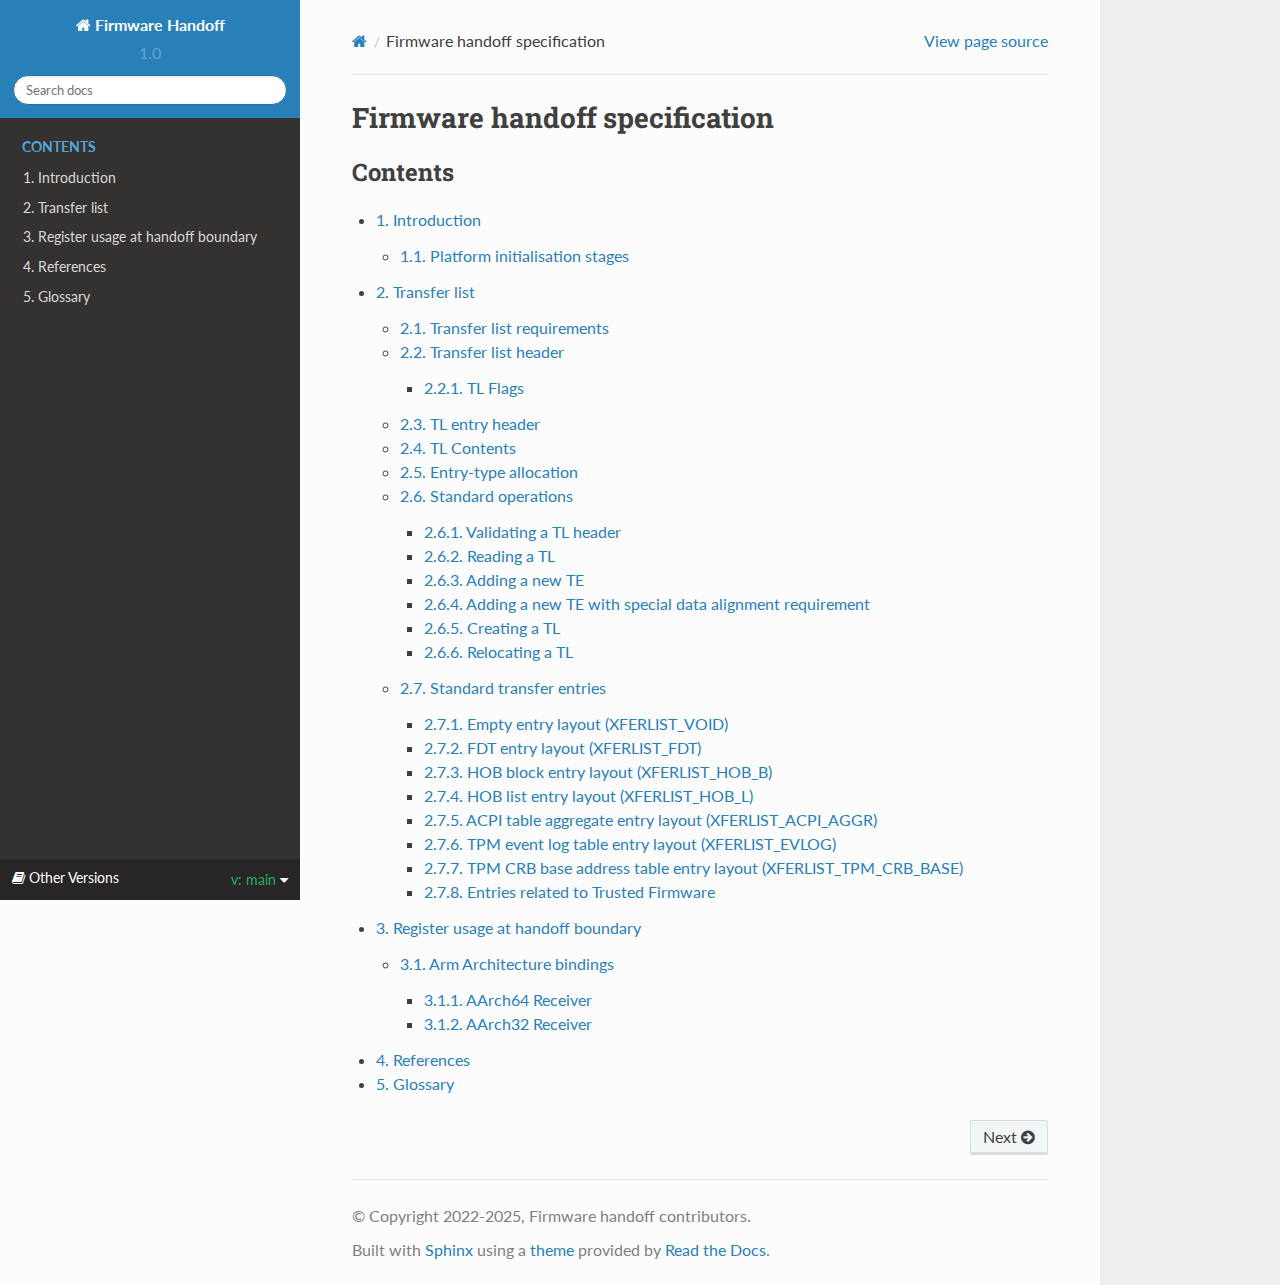
<file: main/index.html>
<!DOCTYPE html>
<html class="writer-html5" lang="en" data-content_root="./">
<head>
  <meta charset="utf-8" /><meta name="viewport" content="width=device-width, initial-scale=1" />

  <meta name="viewport" content="width=device-width, initial-scale=1.0" />
  <title>Firmware handoff specification &mdash; Firmware Handoff 1.0 documentation</title>
      <link rel="stylesheet" type="text/css" href="_static/pygments.css?v=80d5e7a1" />
      <link rel="stylesheet" type="text/css" href="_static/css/theme.css?v=86f27845" />
      <link rel="stylesheet" type="text/css" href="_static/css/custom.css?v=aecbe2af" />

  
  
        <script src="_static/jquery.js?v=8dae8fb0"></script>
        <script src="_static/_sphinx_javascript_frameworks_compat.js?v=2cd50e6c"></script>
        <script src="_static/documentation_options.js?v=f2a433a1"></script>
        <script src="_static/doctools.js?v=888ff710"></script>
        <script src="_static/sphinx_highlight.js?v=dc90522c"></script>
    <script src="_static/js/theme.js"></script>
    <link rel="index" title="Index" href="genindex.html" />
    <link rel="search" title="Search" href="search.html" />
    <link rel="next" title="1. Introduction" href="introduction.html" /> 
</head>

<body class="wy-body-for-nav"> 
  <div class="wy-grid-for-nav">
    <nav data-toggle="wy-nav-shift" class="wy-nav-side">
      <div class="wy-side-scroll">
        <div class="wy-side-nav-search" >

          
          
          <a href="#" class="icon icon-home">
            Firmware Handoff
          </a>
              <div class="version">
                1.0
              </div>
<div role="search">
  <form id="rtd-search-form" class="wy-form" action="search.html" method="get">
    <input type="text" name="q" placeholder="Search docs" aria-label="Search docs" />
    <input type="hidden" name="check_keywords" value="yes" />
    <input type="hidden" name="area" value="default" />
  </form>
</div>
        </div><div class="wy-menu wy-menu-vertical" data-spy="affix" role="navigation" aria-label="Navigation menu">
              <p class="caption" role="heading"><span class="caption-text">Contents</span></p>
<ul>
<li class="toctree-l1"><a class="reference internal" href="introduction.html">1. Introduction</a></li>
<li class="toctree-l1"><a class="reference internal" href="transfer_list.html">2. Transfer list</a></li>
<li class="toctree-l1"><a class="reference internal" href="register_conventions.html">3. Register usage at handoff boundary</a></li>
<li class="toctree-l1"><a class="reference internal" href="references.html">4. References</a></li>
<li class="toctree-l1"><a class="reference internal" href="glossary.html">5. Glossary</a></li>
</ul>

        </div>
      </div>
    </nav>

    <section data-toggle="wy-nav-shift" class="wy-nav-content-wrap"><nav class="wy-nav-top" aria-label="Mobile navigation menu" >
          <i data-toggle="wy-nav-top" class="fa fa-bars"></i>
          <a href="#">Firmware Handoff</a>
      </nav>

      <div class="wy-nav-content">
        <div class="rst-content">
          <div role="navigation" aria-label="Page navigation">
  <ul class="wy-breadcrumbs">
      <li><a href="#" class="icon icon-home" aria-label="Home"></a></li>
      <li class="breadcrumb-item active">Firmware handoff specification</li>
      <li class="wy-breadcrumbs-aside">
            <a href="_sources/index.rst.txt" rel="nofollow"> View page source</a>
      </li>
  </ul>
  <hr/>
</div>
          <div role="main" class="document" itemscope="itemscope" itemtype="http://schema.org/Article">
           <div itemprop="articleBody">
             
  <section id="firmware-handoff-specification">
<h1>Firmware handoff specification<a class="headerlink" href="#firmware-handoff-specification" title="Link to this heading"></a></h1>
<div class="toctree-wrapper compound">
<p class="caption" role="heading"><span class="caption-text">Contents</span></p>
<ul>
<li class="toctree-l1"><a class="reference internal" href="introduction.html">1. Introduction</a><ul>
<li class="toctree-l2"><a class="reference internal" href="introduction.html#platform-initialisation-stages">1.1. Platform initialisation stages</a></li>
</ul>
</li>
<li class="toctree-l1"><a class="reference internal" href="transfer_list.html">2. Transfer list</a><ul>
<li class="toctree-l2"><a class="reference internal" href="transfer_list.html#transfer-list-requirements">2.1. Transfer list requirements</a></li>
<li class="toctree-l2"><a class="reference internal" href="transfer_list.html#transfer-list-header">2.2. Transfer list header</a><ul>
<li class="toctree-l3"><a class="reference internal" href="transfer_list.html#tl-flags">2.2.1. TL Flags</a></li>
</ul>
</li>
<li class="toctree-l2"><a class="reference internal" href="transfer_list.html#tl-entry-header">2.3. TL entry header</a></li>
<li class="toctree-l2"><a class="reference internal" href="transfer_list.html#tl-contents">2.4. TL Contents</a></li>
<li class="toctree-l2"><a class="reference internal" href="transfer_list.html#entry-type-allocation">2.5. Entry-type allocation</a></li>
<li class="toctree-l2"><a class="reference internal" href="transfer_list.html#standard-operations">2.6. Standard operations</a><ul>
<li class="toctree-l3"><a class="reference internal" href="transfer_list.html#validating-a-tl-header">2.6.1. Validating a TL header</a></li>
<li class="toctree-l3"><a class="reference internal" href="transfer_list.html#reading-a-tl">2.6.2. Reading a TL</a></li>
<li class="toctree-l3"><a class="reference internal" href="transfer_list.html#adding-a-new-te">2.6.3. Adding a new TE</a></li>
<li class="toctree-l3"><a class="reference internal" href="transfer_list.html#adding-a-new-te-with-special-data-alignment-requirement">2.6.4. Adding a new TE with special data alignment requirement</a></li>
<li class="toctree-l3"><a class="reference internal" href="transfer_list.html#creating-a-tl">2.6.5. Creating a TL</a></li>
<li class="toctree-l3"><a class="reference internal" href="transfer_list.html#relocating-a-tl">2.6.6. Relocating a TL</a></li>
</ul>
</li>
<li class="toctree-l2"><a class="reference internal" href="transfer_list.html#standard-transfer-entries">2.7. Standard transfer entries</a><ul>
<li class="toctree-l3"><a class="reference internal" href="transfer_list.html#empty-entry-layout-xferlist-void">2.7.1. Empty entry layout (XFERLIST_VOID)</a></li>
<li class="toctree-l3"><a class="reference internal" href="transfer_list.html#fdt-entry-layout-xferlist-fdt">2.7.2. FDT entry layout (XFERLIST_FDT)</a></li>
<li class="toctree-l3"><a class="reference internal" href="transfer_list.html#hob-block-entry-layout-xferlist-hob-b">2.7.3. HOB block entry layout (XFERLIST_HOB_B)</a></li>
<li class="toctree-l3"><a class="reference internal" href="transfer_list.html#hob-list-entry-layout-xferlist-hob-l">2.7.4. HOB list entry layout (XFERLIST_HOB_L)</a></li>
<li class="toctree-l3"><a class="reference internal" href="transfer_list.html#acpi-table-aggregate-entry-layout-xferlist-acpi-aggr">2.7.5. ACPI table aggregate entry layout (XFERLIST_ACPI_AGGR)</a></li>
<li class="toctree-l3"><a class="reference internal" href="transfer_list.html#tpm-event-log-table-entry-layout-xferlist-evlog">2.7.6. TPM event log table entry layout (XFERLIST_EVLOG)</a></li>
<li class="toctree-l3"><a class="reference internal" href="transfer_list.html#tpm-crb-base-address-table-entry-layout-xferlist-tpm-crb-base">2.7.7. TPM CRB base address table entry layout (XFERLIST_TPM_CRB_BASE)</a></li>
<li class="toctree-l3"><a class="reference internal" href="transfer_list.html#entries-related-to-trusted-firmware">2.7.8. Entries related to Trusted Firmware</a></li>
</ul>
</li>
</ul>
</li>
<li class="toctree-l1"><a class="reference internal" href="register_conventions.html">3. Register usage at handoff boundary</a><ul>
<li class="toctree-l2"><a class="reference internal" href="register_conventions.html#arm-architecture-bindings">3.1. Arm Architecture bindings</a><ul>
<li class="toctree-l3"><a class="reference internal" href="register_conventions.html#aarch64-receiver">3.1.1. AArch64 Receiver</a></li>
<li class="toctree-l3"><a class="reference internal" href="register_conventions.html#aarch32-receiver">3.1.2. AArch32 Receiver</a></li>
</ul>
</li>
</ul>
</li>
<li class="toctree-l1"><a class="reference internal" href="references.html">4. References</a></li>
<li class="toctree-l1"><a class="reference internal" href="glossary.html">5. Glossary</a></li>
</ul>
</div>
</section>


           </div>
          </div>
          <footer><div class="rst-footer-buttons" role="navigation" aria-label="Footer">
        <a href="introduction.html" class="btn btn-neutral float-right" title="1. Introduction" accesskey="n" rel="next">Next <span class="fa fa-arrow-circle-right" aria-hidden="true"></span></a>
    </div>

  <hr/>

  <div role="contentinfo">
    <p>&#169; Copyright 2022-2025, Firmware handoff contributors.</p>
  </div>

  Built with <a href="https://www.sphinx-doc.org/">Sphinx</a> using a
    <a href="https://github.com/readthedocs/sphinx_rtd_theme">theme</a>
    provided by <a href="https://readthedocs.org">Read the Docs</a>.
   

</footer>
        </div>
      </div>
    </section>
  </div>
  
<div class="rst-versions" data-toggle="rst-versions" role="note" aria-label="versions">
    <span class="rst-current-version" data-toggle="rst-current-version">
        <span class="fa fa-book"> Other Versions</span>
        v: main
        <span class="fa fa-caret-down"></span>
    </span>
    <div class="rst-other-versions">
        <dl>
            <dt>Branches</dt>
            <dd><a href="index.html">main</a></dd>
        </dl>
    </div>
</div><script>
      jQuery(function () {
          SphinxRtdTheme.Navigation.enable(true);
      });
  </script> 

</body>
</html>
</file>
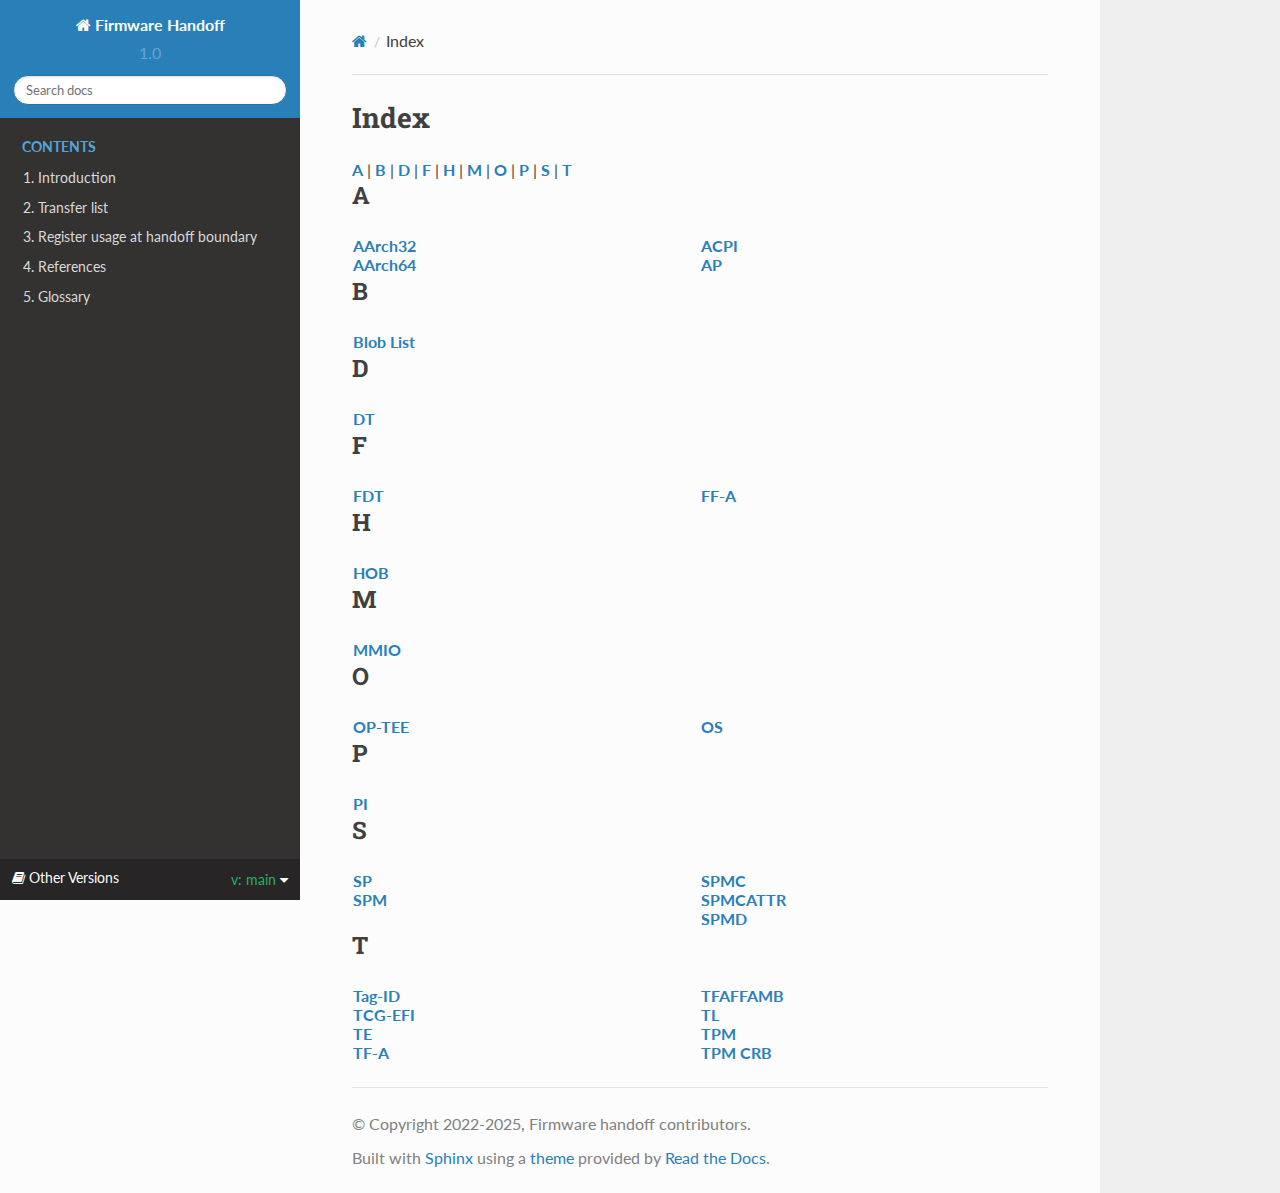
<file: main/genindex.html>
<!DOCTYPE html>
<html class="writer-html5" lang="en" data-content_root="./">
<head>
  <meta charset="utf-8" />
  <meta name="viewport" content="width=device-width, initial-scale=1.0" />
  <title>Index &mdash; Firmware Handoff 1.0 documentation</title>
      <link rel="stylesheet" type="text/css" href="_static/pygments.css?v=80d5e7a1" />
      <link rel="stylesheet" type="text/css" href="_static/css/theme.css?v=86f27845" />
      <link rel="stylesheet" type="text/css" href="_static/css/custom.css?v=aecbe2af" />

  
  
        <script src="_static/jquery.js?v=8dae8fb0"></script>
        <script src="_static/_sphinx_javascript_frameworks_compat.js?v=2cd50e6c"></script>
        <script src="_static/documentation_options.js?v=f2a433a1"></script>
        <script src="_static/doctools.js?v=888ff710"></script>
        <script src="_static/sphinx_highlight.js?v=dc90522c"></script>
    <script src="_static/js/theme.js"></script>
    <link rel="index" title="Index" href="#" />
    <link rel="search" title="Search" href="search.html" /> 
</head>

<body class="wy-body-for-nav"> 
  <div class="wy-grid-for-nav">
    <nav data-toggle="wy-nav-shift" class="wy-nav-side">
      <div class="wy-side-scroll">
        <div class="wy-side-nav-search" >

          
          
          <a href="index.html" class="icon icon-home">
            Firmware Handoff
          </a>
              <div class="version">
                1.0
              </div>
<div role="search">
  <form id="rtd-search-form" class="wy-form" action="search.html" method="get">
    <input type="text" name="q" placeholder="Search docs" aria-label="Search docs" />
    <input type="hidden" name="check_keywords" value="yes" />
    <input type="hidden" name="area" value="default" />
  </form>
</div>
        </div><div class="wy-menu wy-menu-vertical" data-spy="affix" role="navigation" aria-label="Navigation menu">
              <p class="caption" role="heading"><span class="caption-text">Contents</span></p>
<ul>
<li class="toctree-l1"><a class="reference internal" href="introduction.html">1. Introduction</a></li>
<li class="toctree-l1"><a class="reference internal" href="transfer_list.html">2. Transfer list</a></li>
<li class="toctree-l1"><a class="reference internal" href="register_conventions.html">3. Register usage at handoff boundary</a></li>
<li class="toctree-l1"><a class="reference internal" href="references.html">4. References</a></li>
<li class="toctree-l1"><a class="reference internal" href="glossary.html">5. Glossary</a></li>
</ul>

        </div>
      </div>
    </nav>

    <section data-toggle="wy-nav-shift" class="wy-nav-content-wrap"><nav class="wy-nav-top" aria-label="Mobile navigation menu" >
          <i data-toggle="wy-nav-top" class="fa fa-bars"></i>
          <a href="index.html">Firmware Handoff</a>
      </nav>

      <div class="wy-nav-content">
        <div class="rst-content">
          <div role="navigation" aria-label="Page navigation">
  <ul class="wy-breadcrumbs">
      <li><a href="index.html" class="icon icon-home" aria-label="Home"></a></li>
      <li class="breadcrumb-item active">Index</li>
      <li class="wy-breadcrumbs-aside">
      </li>
  </ul>
  <hr/>
</div>
          <div role="main" class="document" itemscope="itemscope" itemtype="http://schema.org/Article">
           <div itemprop="articleBody">
             

<h1 id="index">Index</h1>

<div class="genindex-jumpbox">
 <a href="#A"><strong>A</strong></a>
 | <a href="#B"><strong>B</strong></a>
 | <a href="#D"><strong>D</strong></a>
 | <a href="#F"><strong>F</strong></a>
 | <a href="#H"><strong>H</strong></a>
 | <a href="#M"><strong>M</strong></a>
 | <a href="#O"><strong>O</strong></a>
 | <a href="#P"><strong>P</strong></a>
 | <a href="#S"><strong>S</strong></a>
 | <a href="#T"><strong>T</strong></a>
 
</div>
<h2 id="A">A</h2>
<table style="width: 100%" class="indextable genindextable"><tr>
  <td style="width: 33%; vertical-align: top;"><ul>
      <li><a href="glossary.html#term-AArch32"><strong>AArch32</strong></a>
</li>
      <li><a href="glossary.html#term-AArch64"><strong>AArch64</strong></a>
</li>
  </ul></td>
  <td style="width: 33%; vertical-align: top;"><ul>
      <li><a href="glossary.html#term-ACPI"><strong>ACPI</strong></a>
</li>
      <li><a href="glossary.html#term-AP"><strong>AP</strong></a>
</li>
  </ul></td>
</tr></table>

<h2 id="B">B</h2>
<table style="width: 100%" class="indextable genindextable"><tr>
  <td style="width: 33%; vertical-align: top;"><ul>
      <li><a href="glossary.html#term-Blob-List"><strong>Blob List</strong></a>
</li>
  </ul></td>
</tr></table>

<h2 id="D">D</h2>
<table style="width: 100%" class="indextable genindextable"><tr>
  <td style="width: 33%; vertical-align: top;"><ul>
      <li><a href="glossary.html#term-DT"><strong>DT</strong></a>
</li>
  </ul></td>
</tr></table>

<h2 id="F">F</h2>
<table style="width: 100%" class="indextable genindextable"><tr>
  <td style="width: 33%; vertical-align: top;"><ul>
      <li><a href="glossary.html#term-FDT"><strong>FDT</strong></a>
</li>
  </ul></td>
  <td style="width: 33%; vertical-align: top;"><ul>
      <li><a href="glossary.html#term-FF-A"><strong>FF-A</strong></a>
</li>
  </ul></td>
</tr></table>

<h2 id="H">H</h2>
<table style="width: 100%" class="indextable genindextable"><tr>
  <td style="width: 33%; vertical-align: top;"><ul>
      <li><a href="glossary.html#term-HOB"><strong>HOB</strong></a>
</li>
  </ul></td>
</tr></table>

<h2 id="M">M</h2>
<table style="width: 100%" class="indextable genindextable"><tr>
  <td style="width: 33%; vertical-align: top;"><ul>
      <li><a href="glossary.html#term-MMIO"><strong>MMIO</strong></a>
</li>
  </ul></td>
</tr></table>

<h2 id="O">O</h2>
<table style="width: 100%" class="indextable genindextable"><tr>
  <td style="width: 33%; vertical-align: top;"><ul>
      <li><a href="glossary.html#term-OP-TEE"><strong>OP-TEE</strong></a>
</li>
  </ul></td>
  <td style="width: 33%; vertical-align: top;"><ul>
      <li><a href="glossary.html#term-OS"><strong>OS</strong></a>
</li>
  </ul></td>
</tr></table>

<h2 id="P">P</h2>
<table style="width: 100%" class="indextable genindextable"><tr>
  <td style="width: 33%; vertical-align: top;"><ul>
      <li><a href="glossary.html#term-PI"><strong>PI</strong></a>
</li>
  </ul></td>
</tr></table>

<h2 id="S">S</h2>
<table style="width: 100%" class="indextable genindextable"><tr>
  <td style="width: 33%; vertical-align: top;"><ul>
      <li><a href="glossary.html#term-SP"><strong>SP</strong></a>
</li>
      <li><a href="glossary.html#term-SPM"><strong>SPM</strong></a>
</li>
  </ul></td>
  <td style="width: 33%; vertical-align: top;"><ul>
      <li><a href="glossary.html#term-SPMC"><strong>SPMC</strong></a>
</li>
      <li><a href="glossary.html#term-SPMCATTR"><strong>SPMCATTR</strong></a>
</li>
      <li><a href="glossary.html#term-SPMD"><strong>SPMD</strong></a>
</li>
  </ul></td>
</tr></table>

<h2 id="T">T</h2>
<table style="width: 100%" class="indextable genindextable"><tr>
  <td style="width: 33%; vertical-align: top;"><ul>
      <li><a href="glossary.html#term-Tag-ID"><strong>Tag-ID</strong></a>
</li>
      <li><a href="glossary.html#term-TCG-EFI"><strong>TCG-EFI</strong></a>
</li>
      <li><a href="glossary.html#term-TE"><strong>TE</strong></a>
</li>
      <li><a href="glossary.html#term-TF-A"><strong>TF-A</strong></a>
</li>
  </ul></td>
  <td style="width: 33%; vertical-align: top;"><ul>
      <li><a href="glossary.html#term-TFAFFAMB"><strong>TFAFFAMB</strong></a>
</li>
      <li><a href="glossary.html#term-TL"><strong>TL</strong></a>
</li>
      <li><a href="glossary.html#term-TPM"><strong>TPM</strong></a>
</li>
      <li><a href="glossary.html#term-TPM-CRB"><strong>TPM CRB</strong></a>
</li>
  </ul></td>
</tr></table>



           </div>
          </div>
          <footer>

  <hr/>

  <div role="contentinfo">
    <p>&#169; Copyright 2022-2025, Firmware handoff contributors.</p>
  </div>

  Built with <a href="https://www.sphinx-doc.org/">Sphinx</a> using a
    <a href="https://github.com/readthedocs/sphinx_rtd_theme">theme</a>
    provided by <a href="https://readthedocs.org">Read the Docs</a>.
   

</footer>
        </div>
      </div>
    </section>
  </div>
  
<div class="rst-versions" data-toggle="rst-versions" role="note" aria-label="versions">
    <span class="rst-current-version" data-toggle="rst-current-version">
        <span class="fa fa-book"> Other Versions</span>
        v: main
        <span class="fa fa-caret-down"></span>
    </span>
    <div class="rst-other-versions">
        <dl>
            <dt>Branches</dt>
            <dd><a href="genindex.html">main</a></dd>
        </dl>
    </div>
</div><script>
      jQuery(function () {
          SphinxRtdTheme.Navigation.enable(true);
      });
  </script> 

</body>
</html>
</file>
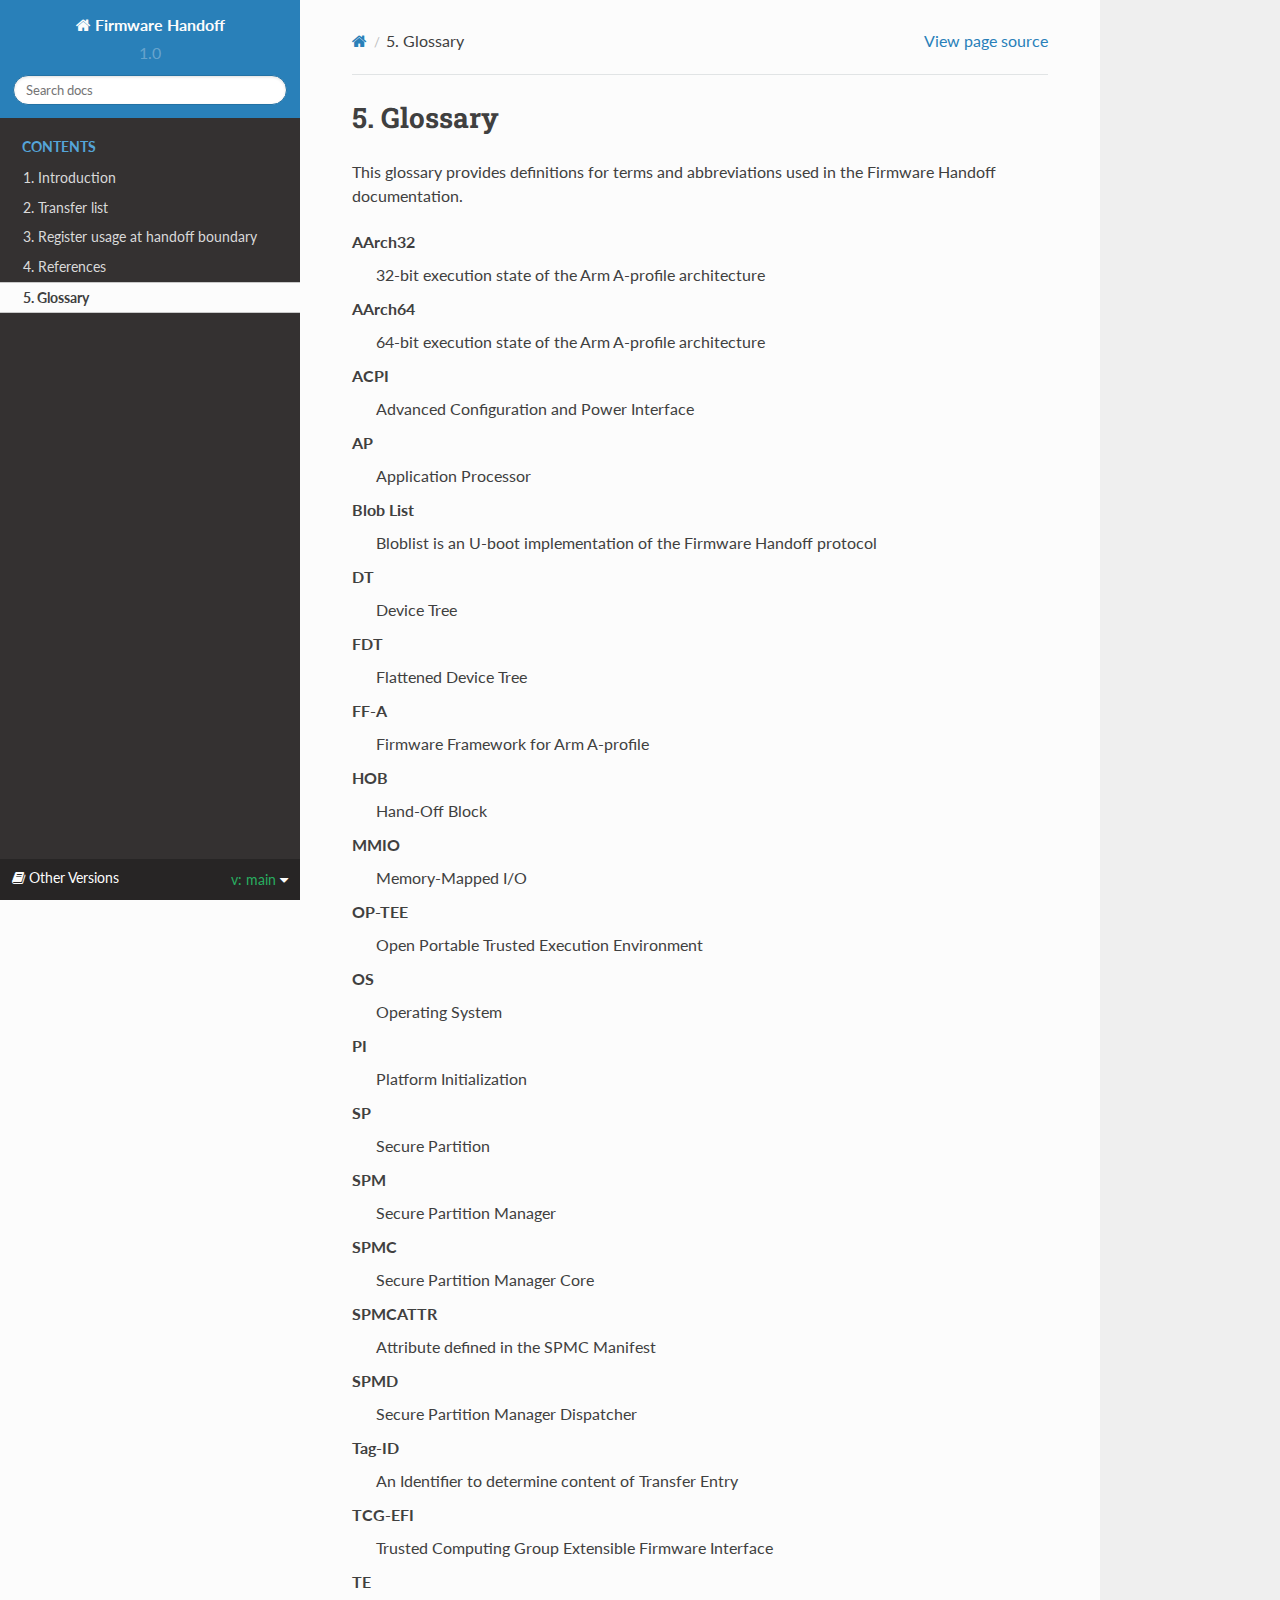
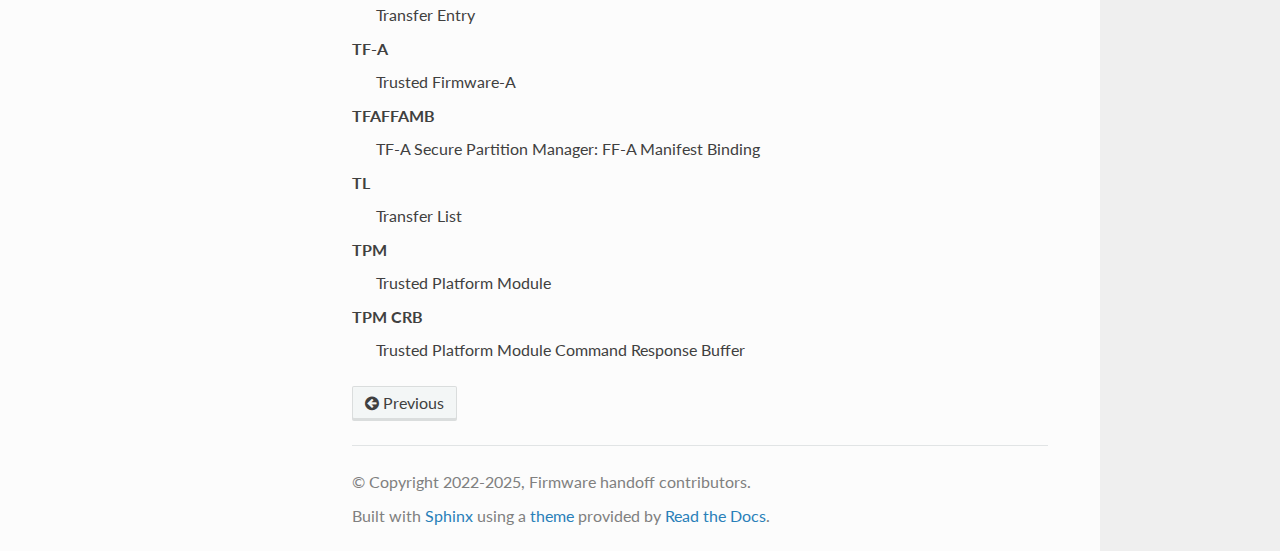
<file: main/glossary.html>
<!DOCTYPE html>
<html class="writer-html5" lang="en" data-content_root="./">
<head>
  <meta charset="utf-8" /><meta name="viewport" content="width=device-width, initial-scale=1" />

  <meta name="viewport" content="width=device-width, initial-scale=1.0" />
  <title>5. Glossary &mdash; Firmware Handoff 1.0 documentation</title>
      <link rel="stylesheet" type="text/css" href="_static/pygments.css?v=80d5e7a1" />
      <link rel="stylesheet" type="text/css" href="_static/css/theme.css?v=86f27845" />
      <link rel="stylesheet" type="text/css" href="_static/css/custom.css?v=aecbe2af" />

  
  
        <script src="_static/jquery.js?v=8dae8fb0"></script>
        <script src="_static/_sphinx_javascript_frameworks_compat.js?v=2cd50e6c"></script>
        <script src="_static/documentation_options.js?v=f2a433a1"></script>
        <script src="_static/doctools.js?v=888ff710"></script>
        <script src="_static/sphinx_highlight.js?v=dc90522c"></script>
    <script src="_static/js/theme.js"></script>
    <link rel="index" title="Index" href="genindex.html" />
    <link rel="search" title="Search" href="search.html" />
    <link rel="prev" title="4. References" href="references.html" /> 
</head>

<body class="wy-body-for-nav"> 
  <div class="wy-grid-for-nav">
    <nav data-toggle="wy-nav-shift" class="wy-nav-side">
      <div class="wy-side-scroll">
        <div class="wy-side-nav-search" >

          
          
          <a href="index.html" class="icon icon-home">
            Firmware Handoff
          </a>
              <div class="version">
                1.0
              </div>
<div role="search">
  <form id="rtd-search-form" class="wy-form" action="search.html" method="get">
    <input type="text" name="q" placeholder="Search docs" aria-label="Search docs" />
    <input type="hidden" name="check_keywords" value="yes" />
    <input type="hidden" name="area" value="default" />
  </form>
</div>
        </div><div class="wy-menu wy-menu-vertical" data-spy="affix" role="navigation" aria-label="Navigation menu">
              <p class="caption" role="heading"><span class="caption-text">Contents</span></p>
<ul class="current">
<li class="toctree-l1"><a class="reference internal" href="introduction.html">1. Introduction</a></li>
<li class="toctree-l1"><a class="reference internal" href="transfer_list.html">2. Transfer list</a></li>
<li class="toctree-l1"><a class="reference internal" href="register_conventions.html">3. Register usage at handoff boundary</a></li>
<li class="toctree-l1"><a class="reference internal" href="references.html">4. References</a></li>
<li class="toctree-l1 current"><a class="current reference internal" href="#">5. Glossary</a></li>
</ul>

        </div>
      </div>
    </nav>

    <section data-toggle="wy-nav-shift" class="wy-nav-content-wrap"><nav class="wy-nav-top" aria-label="Mobile navigation menu" >
          <i data-toggle="wy-nav-top" class="fa fa-bars"></i>
          <a href="index.html">Firmware Handoff</a>
      </nav>

      <div class="wy-nav-content">
        <div class="rst-content">
          <div role="navigation" aria-label="Page navigation">
  <ul class="wy-breadcrumbs">
      <li><a href="index.html" class="icon icon-home" aria-label="Home"></a></li>
      <li class="breadcrumb-item active"><span class="section-number">5. </span>Glossary</li>
      <li class="wy-breadcrumbs-aside">
            <a href="_sources/glossary.rst.txt" rel="nofollow"> View page source</a>
      </li>
  </ul>
  <hr/>
</div>
          <div role="main" class="document" itemscope="itemscope" itemtype="http://schema.org/Article">
           <div itemprop="articleBody">
             
  <section id="glossary">
<h1><span class="section-number">5. </span>Glossary<a class="headerlink" href="#glossary" title="Link to this heading"></a></h1>
<p>This glossary provides definitions for terms and abbreviations used in the
Firmware Handoff documentation.</p>
<dl class="simple glossary">
<dt id="term-AArch32">AArch32<a class="headerlink" href="#term-AArch32" title="Link to this term"></a></dt><dd><p>32-bit execution state of the Arm A-profile architecture</p>
</dd>
<dt id="term-AArch64">AArch64<a class="headerlink" href="#term-AArch64" title="Link to this term"></a></dt><dd><p>64-bit execution state of the Arm A-profile architecture</p>
</dd>
<dt id="term-ACPI">ACPI<a class="headerlink" href="#term-ACPI" title="Link to this term"></a></dt><dd><p>Advanced Configuration and Power Interface</p>
</dd>
<dt id="term-AP">AP<a class="headerlink" href="#term-AP" title="Link to this term"></a></dt><dd><p>Application Processor</p>
</dd>
<dt id="term-Blob-List">Blob List<a class="headerlink" href="#term-Blob-List" title="Link to this term"></a></dt><dd><p>Bloblist is an U-boot implementation of the Firmware Handoff protocol</p>
</dd>
<dt id="term-DT">DT<a class="headerlink" href="#term-DT" title="Link to this term"></a></dt><dd><p>Device Tree</p>
</dd>
<dt id="term-FDT">FDT<a class="headerlink" href="#term-FDT" title="Link to this term"></a></dt><dd><p>Flattened Device Tree</p>
</dd>
<dt id="term-FF-A">FF-A<a class="headerlink" href="#term-FF-A" title="Link to this term"></a></dt><dd><p>Firmware Framework for Arm A-profile</p>
</dd>
<dt id="term-HOB">HOB<a class="headerlink" href="#term-HOB" title="Link to this term"></a></dt><dd><p>Hand-Off Block</p>
</dd>
<dt id="term-MMIO">MMIO<a class="headerlink" href="#term-MMIO" title="Link to this term"></a></dt><dd><p>Memory-Mapped I/O</p>
</dd>
<dt id="term-OP-TEE">OP-TEE<a class="headerlink" href="#term-OP-TEE" title="Link to this term"></a></dt><dd><p>Open Portable Trusted Execution Environment</p>
</dd>
<dt id="term-OS">OS<a class="headerlink" href="#term-OS" title="Link to this term"></a></dt><dd><p>Operating System</p>
</dd>
<dt id="term-PI">PI<a class="headerlink" href="#term-PI" title="Link to this term"></a></dt><dd><p>Platform Initialization</p>
</dd>
<dt id="term-SP">SP<a class="headerlink" href="#term-SP" title="Link to this term"></a></dt><dd><p>Secure Partition</p>
</dd>
<dt id="term-SPM">SPM<a class="headerlink" href="#term-SPM" title="Link to this term"></a></dt><dd><p>Secure Partition Manager</p>
</dd>
<dt id="term-SPMC">SPMC<a class="headerlink" href="#term-SPMC" title="Link to this term"></a></dt><dd><p>Secure Partition Manager Core</p>
</dd>
<dt id="term-SPMCATTR">SPMCATTR<a class="headerlink" href="#term-SPMCATTR" title="Link to this term"></a></dt><dd><p>Attribute defined in the SPMC Manifest</p>
</dd>
<dt id="term-SPMD">SPMD<a class="headerlink" href="#term-SPMD" title="Link to this term"></a></dt><dd><p>Secure Partition Manager Dispatcher</p>
</dd>
<dt id="term-Tag-ID">Tag-ID<a class="headerlink" href="#term-Tag-ID" title="Link to this term"></a></dt><dd><p>An Identifier to determine content of Transfer Entry</p>
</dd>
<dt id="term-TCG-EFI">TCG-EFI<a class="headerlink" href="#term-TCG-EFI" title="Link to this term"></a></dt><dd><p>Trusted Computing Group Extensible Firmware Interface</p>
</dd>
<dt id="term-TE">TE<a class="headerlink" href="#term-TE" title="Link to this term"></a></dt><dd><p>Transfer Entry</p>
</dd>
<dt id="term-TF-A">TF-A<a class="headerlink" href="#term-TF-A" title="Link to this term"></a></dt><dd><p>Trusted Firmware-A</p>
</dd>
<dt id="term-TFAFFAMB">TFAFFAMB<a class="headerlink" href="#term-TFAFFAMB" title="Link to this term"></a></dt><dd><p>TF-A Secure Partition Manager: FF-A Manifest Binding</p>
</dd>
<dt id="term-TL">TL<a class="headerlink" href="#term-TL" title="Link to this term"></a></dt><dd><p>Transfer List</p>
</dd>
<dt id="term-TPM">TPM<a class="headerlink" href="#term-TPM" title="Link to this term"></a></dt><dd><p>Trusted Platform Module</p>
</dd>
<dt id="term-TPM-CRB">TPM CRB<a class="headerlink" href="#term-TPM-CRB" title="Link to this term"></a></dt><dd><p>Trusted Platform Module Command Response Buffer</p>
</dd>
</dl>
</section>


           </div>
          </div>
          <footer><div class="rst-footer-buttons" role="navigation" aria-label="Footer">
        <a href="references.html" class="btn btn-neutral float-left" title="4. References" accesskey="p" rel="prev"><span class="fa fa-arrow-circle-left" aria-hidden="true"></span> Previous</a>
    </div>

  <hr/>

  <div role="contentinfo">
    <p>&#169; Copyright 2022-2025, Firmware handoff contributors.</p>
  </div>

  Built with <a href="https://www.sphinx-doc.org/">Sphinx</a> using a
    <a href="https://github.com/readthedocs/sphinx_rtd_theme">theme</a>
    provided by <a href="https://readthedocs.org">Read the Docs</a>.
   

</footer>
        </div>
      </div>
    </section>
  </div>
  
<div class="rst-versions" data-toggle="rst-versions" role="note" aria-label="versions">
    <span class="rst-current-version" data-toggle="rst-current-version">
        <span class="fa fa-book"> Other Versions</span>
        v: main
        <span class="fa fa-caret-down"></span>
    </span>
    <div class="rst-other-versions">
        <dl>
            <dt>Branches</dt>
            <dd><a href="glossary.html">main</a></dd>
        </dl>
    </div>
</div><script>
      jQuery(function () {
          SphinxRtdTheme.Navigation.enable(true);
      });
  </script> 

</body>
</html>
</file>
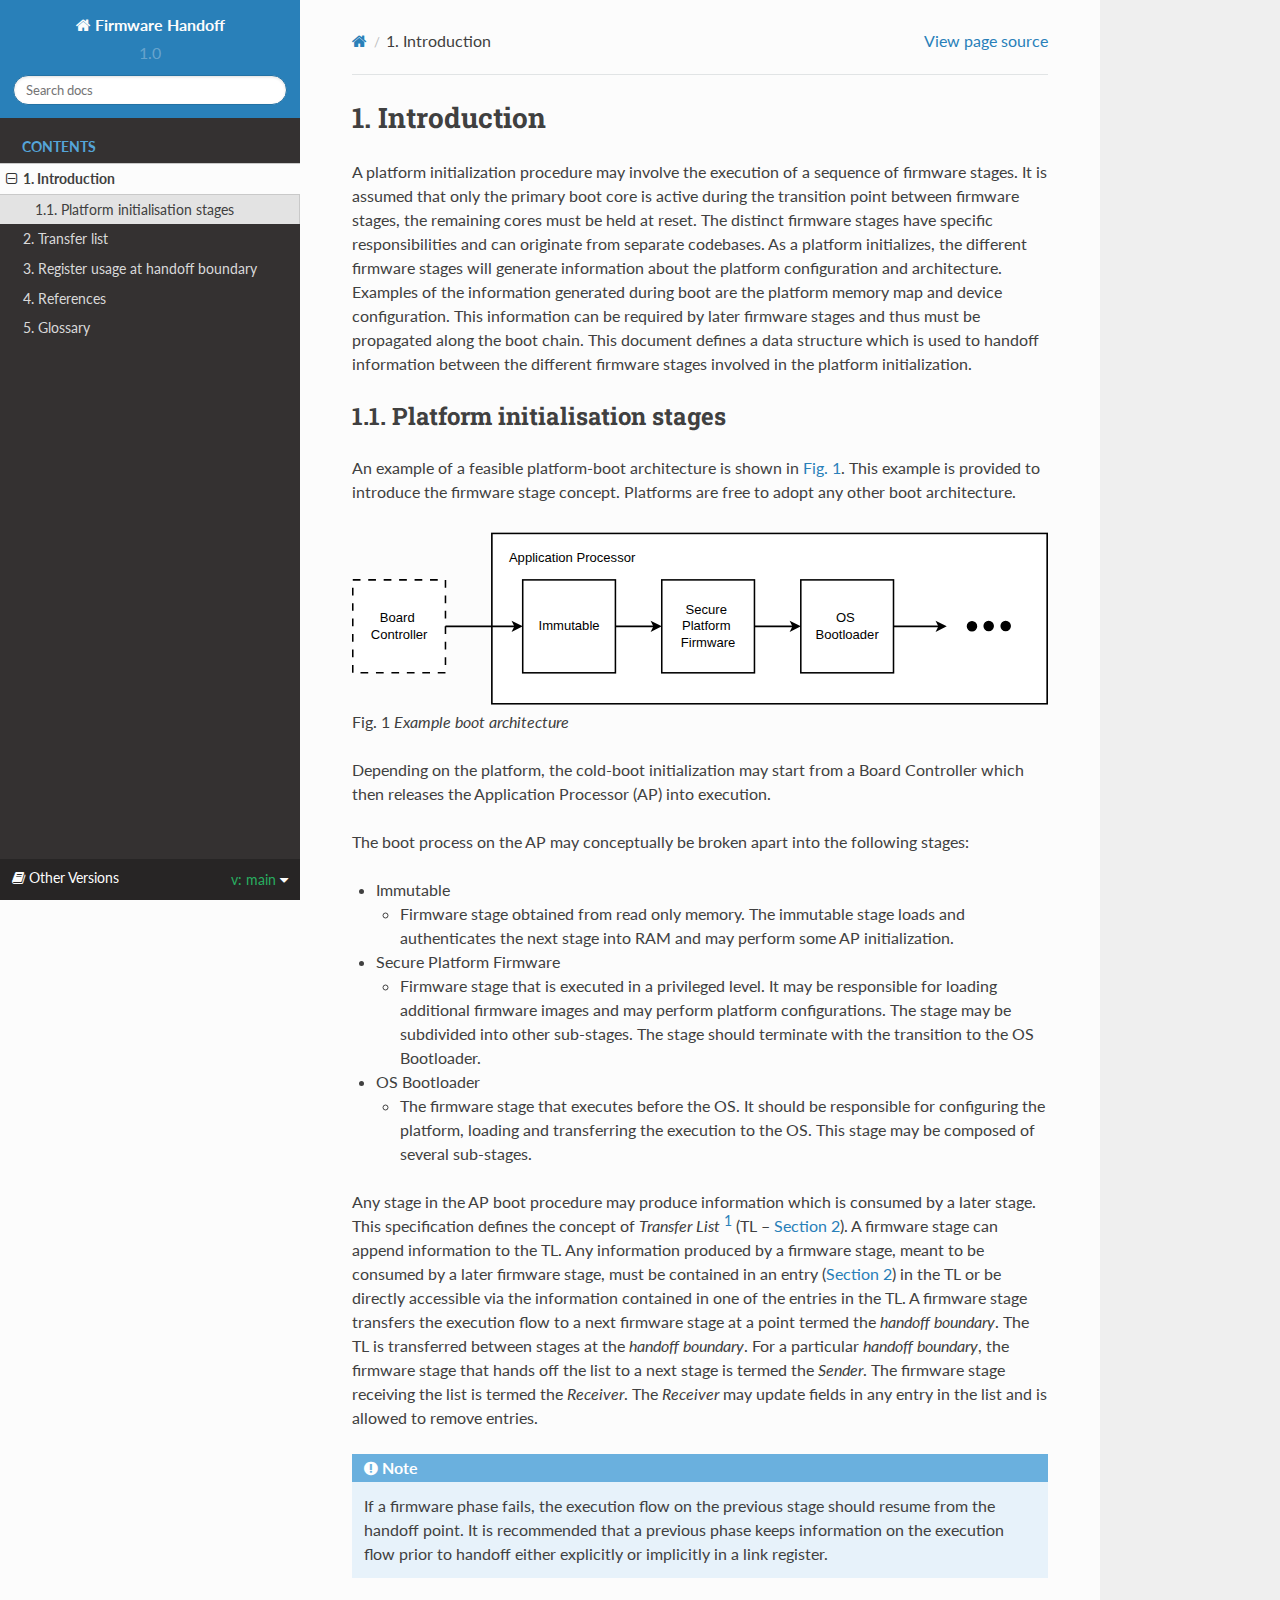
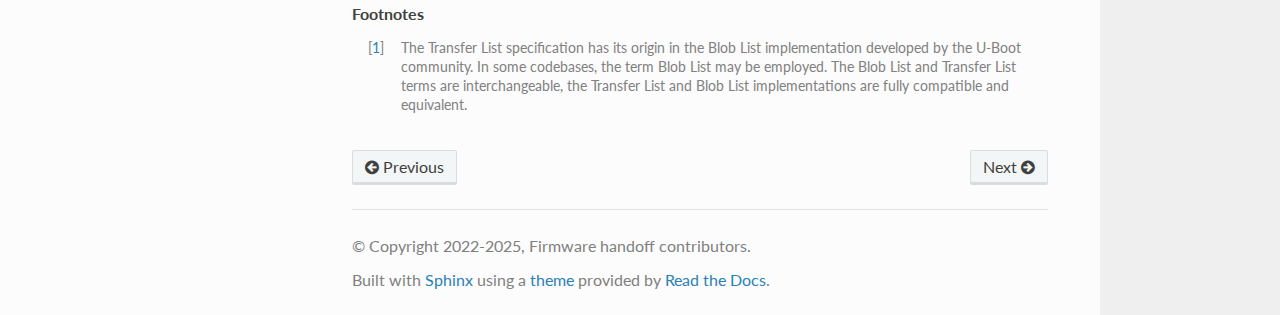
<file: main/introduction.html>
<!DOCTYPE html>
<html class="writer-html5" lang="en" data-content_root="./">
<head>
  <meta charset="utf-8" /><meta name="viewport" content="width=device-width, initial-scale=1" />

  <meta name="viewport" content="width=device-width, initial-scale=1.0" />
  <title>1. Introduction &mdash; Firmware Handoff 1.0 documentation</title>
      <link rel="stylesheet" type="text/css" href="_static/pygments.css?v=80d5e7a1" />
      <link rel="stylesheet" type="text/css" href="_static/css/theme.css?v=86f27845" />
      <link rel="stylesheet" type="text/css" href="_static/css/custom.css?v=aecbe2af" />

  
  
        <script src="_static/jquery.js?v=8dae8fb0"></script>
        <script src="_static/_sphinx_javascript_frameworks_compat.js?v=2cd50e6c"></script>
        <script src="_static/documentation_options.js?v=f2a433a1"></script>
        <script src="_static/doctools.js?v=888ff710"></script>
        <script src="_static/sphinx_highlight.js?v=dc90522c"></script>
    <script src="_static/js/theme.js"></script>
    <link rel="index" title="Index" href="genindex.html" />
    <link rel="search" title="Search" href="search.html" />
    <link rel="next" title="2. Transfer list" href="transfer_list.html" />
    <link rel="prev" title="Firmware handoff specification" href="index.html" /> 
</head>

<body class="wy-body-for-nav"> 
  <div class="wy-grid-for-nav">
    <nav data-toggle="wy-nav-shift" class="wy-nav-side">
      <div class="wy-side-scroll">
        <div class="wy-side-nav-search" >

          
          
          <a href="index.html" class="icon icon-home">
            Firmware Handoff
          </a>
              <div class="version">
                1.0
              </div>
<div role="search">
  <form id="rtd-search-form" class="wy-form" action="search.html" method="get">
    <input type="text" name="q" placeholder="Search docs" aria-label="Search docs" />
    <input type="hidden" name="check_keywords" value="yes" />
    <input type="hidden" name="area" value="default" />
  </form>
</div>
        </div><div class="wy-menu wy-menu-vertical" data-spy="affix" role="navigation" aria-label="Navigation menu">
              <p class="caption" role="heading"><span class="caption-text">Contents</span></p>
<ul class="current">
<li class="toctree-l1 current"><a class="current reference internal" href="#">1. Introduction</a><ul>
<li class="toctree-l2"><a class="reference internal" href="#platform-initialisation-stages">1.1. Platform initialisation stages</a></li>
</ul>
</li>
<li class="toctree-l1"><a class="reference internal" href="transfer_list.html">2. Transfer list</a></li>
<li class="toctree-l1"><a class="reference internal" href="register_conventions.html">3. Register usage at handoff boundary</a></li>
<li class="toctree-l1"><a class="reference internal" href="references.html">4. References</a></li>
<li class="toctree-l1"><a class="reference internal" href="glossary.html">5. Glossary</a></li>
</ul>

        </div>
      </div>
    </nav>

    <section data-toggle="wy-nav-shift" class="wy-nav-content-wrap"><nav class="wy-nav-top" aria-label="Mobile navigation menu" >
          <i data-toggle="wy-nav-top" class="fa fa-bars"></i>
          <a href="index.html">Firmware Handoff</a>
      </nav>

      <div class="wy-nav-content">
        <div class="rst-content">
          <div role="navigation" aria-label="Page navigation">
  <ul class="wy-breadcrumbs">
      <li><a href="index.html" class="icon icon-home" aria-label="Home"></a></li>
      <li class="breadcrumb-item active"><span class="section-number">1. </span>Introduction</li>
      <li class="wy-breadcrumbs-aside">
            <a href="_sources/introduction.rst.txt" rel="nofollow"> View page source</a>
      </li>
  </ul>
  <hr/>
</div>
          <div role="main" class="document" itemscope="itemscope" itemtype="http://schema.org/Article">
           <div itemprop="articleBody">
             
  <section id="introduction">
<h1><span class="section-number">1. </span>Introduction<a class="headerlink" href="#introduction" title="Link to this heading"></a></h1>
<p>A platform initialization procedure may involve the execution of a sequence of
firmware stages. It is assumed that only the primary boot core is active during
the transition point between firmware stages, the remaining cores must be held
at reset. The distinct firmware stages have specific responsibilities
and can originate from separate codebases. As a platform initializes, the
different firmware stages will generate information about the platform
configuration and architecture.
Examples of the information generated during boot are the platform memory map and
device configuration.
This information can be required by later
firmware stages and thus must be propagated along the boot chain.  This
document defines a data structure which is used to handoff information between
the different firmware stages involved in the platform initialization.</p>
<section id="platform-initialisation-stages">
<h2><span class="section-number">1.1. </span>Platform initialisation stages<a class="headerlink" href="#platform-initialisation-stages" title="Link to this heading"></a></h2>
<p>An example of a feasible platform-boot architecture is shown in
<a class="reference internal" href="#fig-boot-phases"><span class="std std-numref">Fig. 1</span></a>. This example is provided to introduce the firmware
stage concept. Platforms are free to adopt any other boot architecture.</p>
<figure class="align-default" id="id2">
<span id="fig-boot-phases"></span><img alt="Example boot architecture" src="_images/boot_phases.svg" /><figcaption>
<p><span class="caption-number">Fig. 1 </span><span class="caption-text">Example boot architecture</span><a class="headerlink" href="#id2" title="Link to this image"></a></p>
</figcaption>
</figure>
<p>Depending on the platform, the cold-boot initialization may start from a Board
Controller which then releases the Application Processor (AP) into execution.</p>
<p>The boot process on the AP may conceptually be broken apart into the following
stages:</p>
<ul class="simple">
<li><p>Immutable</p>
<ul>
<li><p>Firmware stage obtained from read only memory. The immutable stage loads and authenticates the next stage into RAM and may perform some AP initialization.</p></li>
</ul>
</li>
<li><p>Secure Platform Firmware</p>
<ul>
<li><p>Firmware stage that is executed in a privileged level. It may be responsible for loading additional firmware images and may perform platform configurations. The stage may be subdivided into other sub-stages. The stage should terminate with the transition to the OS Bootloader.</p></li>
</ul>
</li>
<li><p>OS Bootloader</p>
<ul>
<li><p>The firmware stage that executes before the OS. It should be responsible for configuring the platform, loading and transferring the execution to the OS. This stage may be composed of several sub-stages.</p></li>
</ul>
</li>
</ul>
<p>Any stage in the AP boot procedure may produce information which is consumed by
a later stage.
This specification defines the concept of <em>Transfer List</em> <a class="footnote-reference brackets" href="#bloblist" id="id1" role="doc-noteref"><span class="fn-bracket">[</span>1<span class="fn-bracket">]</span></a> (TL –
<a class="reference internal" href="transfer_list.html#sec-tl"><span class="std std-numref">Section 2</span></a>). A firmware stage can append information to the TL.
Any information produced by a firmware stage, meant to be
consumed by a later firmware stage, must be contained in an entry
(<a class="reference internal" href="transfer_list.html#sec-tl"><span class="std std-numref">Section 2</span></a>) in the TL or be directly accessible via the information
contained in one of the entries in the TL.
A firmware stage transfers the execution flow to a next firmware stage at a point termed the
<em>handoff boundary</em>. The TL is transferred between stages at the <em>handoff boundary</em>.
For a particular <em>handoff boundary</em>, the firmware stage that hands
off the list to a next stage is termed the <em>Sender</em>. The firmware stage
receiving the list is termed the <em>Receiver</em>. The <em>Receiver</em> may update fields in
any entry in the list and is allowed to remove entries.</p>
<div class="admonition note">
<p class="admonition-title">Note</p>
<p>If a firmware phase fails, the execution flow on the previous stage
should resume from the handoff point. It is recommended that a previous
phase keeps information on the execution flow prior to handoff either
explicitly or implicitly in a link register.</p>
</div>
<p class="rubric">Footnotes</p>
<aside class="footnote-list brackets">
<aside class="footnote brackets" id="bloblist" role="doc-footnote">
<span class="label"><span class="fn-bracket">[</span><a role="doc-backlink" href="#id1">1</a><span class="fn-bracket">]</span></span>
<p>The Transfer List specification has its origin in the Blob List implementation developed by the U-Boot community. In some codebases, the term Blob List may be employed. The Blob List and Transfer List terms are interchangeable, the Transfer List and Blob List implementations are fully compatible and equivalent.</p>
</aside>
</aside>
</section>
</section>


           </div>
          </div>
          <footer><div class="rst-footer-buttons" role="navigation" aria-label="Footer">
        <a href="index.html" class="btn btn-neutral float-left" title="Firmware handoff specification" accesskey="p" rel="prev"><span class="fa fa-arrow-circle-left" aria-hidden="true"></span> Previous</a>
        <a href="transfer_list.html" class="btn btn-neutral float-right" title="2. Transfer list" accesskey="n" rel="next">Next <span class="fa fa-arrow-circle-right" aria-hidden="true"></span></a>
    </div>

  <hr/>

  <div role="contentinfo">
    <p>&#169; Copyright 2022-2025, Firmware handoff contributors.</p>
  </div>

  Built with <a href="https://www.sphinx-doc.org/">Sphinx</a> using a
    <a href="https://github.com/readthedocs/sphinx_rtd_theme">theme</a>
    provided by <a href="https://readthedocs.org">Read the Docs</a>.
   

</footer>
        </div>
      </div>
    </section>
  </div>
  
<div class="rst-versions" data-toggle="rst-versions" role="note" aria-label="versions">
    <span class="rst-current-version" data-toggle="rst-current-version">
        <span class="fa fa-book"> Other Versions</span>
        v: main
        <span class="fa fa-caret-down"></span>
    </span>
    <div class="rst-other-versions">
        <dl>
            <dt>Branches</dt>
            <dd><a href="introduction.html">main</a></dd>
        </dl>
    </div>
</div><script>
      jQuery(function () {
          SphinxRtdTheme.Navigation.enable(true);
      });
  </script> 

</body>
</html>
</file>
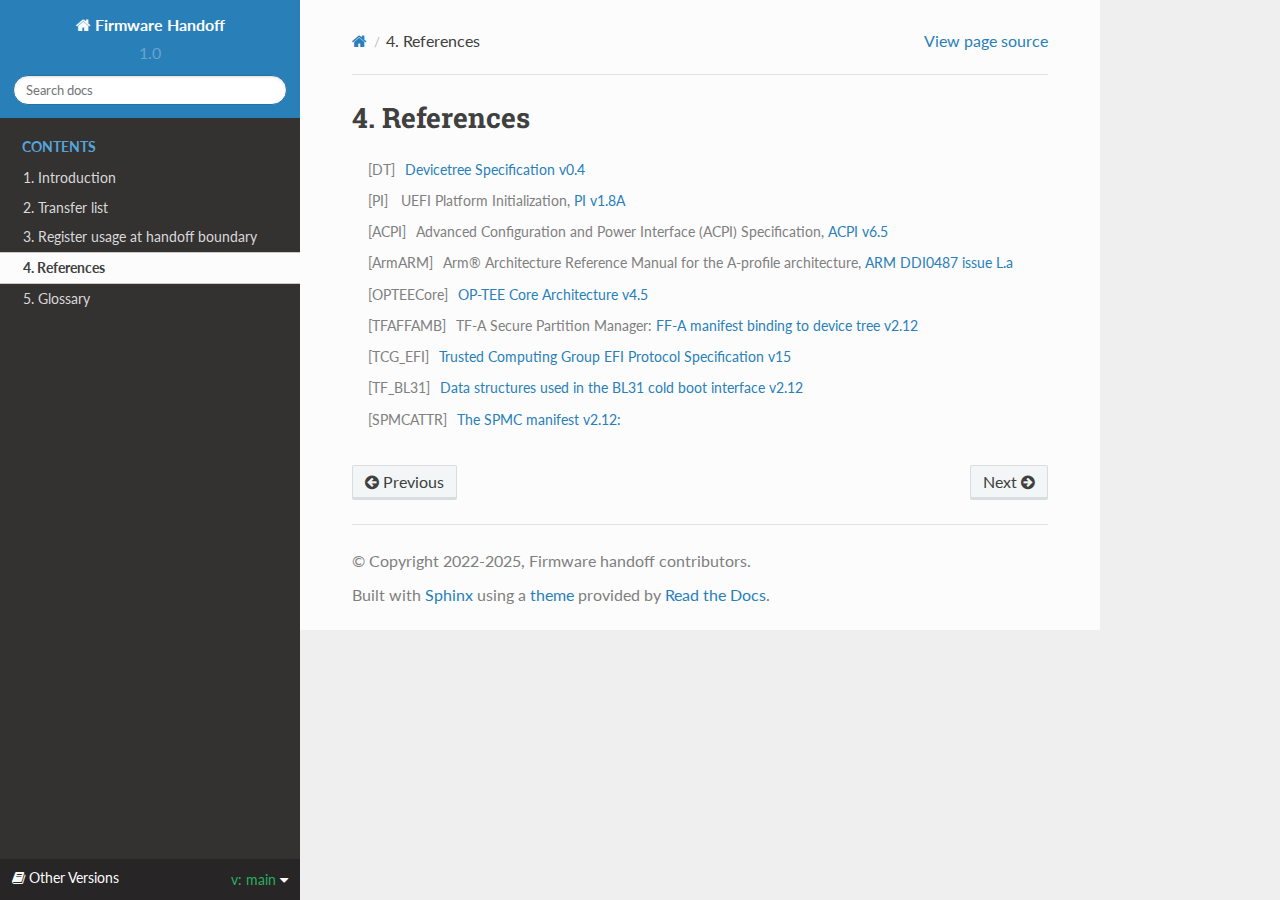
<file: main/references.html>
<!DOCTYPE html>
<html class="writer-html5" lang="en" data-content_root="./">
<head>
  <meta charset="utf-8" /><meta name="viewport" content="width=device-width, initial-scale=1" />

  <meta name="viewport" content="width=device-width, initial-scale=1.0" />
  <title>4. References &mdash; Firmware Handoff 1.0 documentation</title>
      <link rel="stylesheet" type="text/css" href="_static/pygments.css?v=80d5e7a1" />
      <link rel="stylesheet" type="text/css" href="_static/css/theme.css?v=86f27845" />
      <link rel="stylesheet" type="text/css" href="_static/css/custom.css?v=aecbe2af" />

  
  
        <script src="_static/jquery.js?v=8dae8fb0"></script>
        <script src="_static/_sphinx_javascript_frameworks_compat.js?v=2cd50e6c"></script>
        <script src="_static/documentation_options.js?v=f2a433a1"></script>
        <script src="_static/doctools.js?v=888ff710"></script>
        <script src="_static/sphinx_highlight.js?v=dc90522c"></script>
    <script src="_static/js/theme.js"></script>
    <link rel="index" title="Index" href="genindex.html" />
    <link rel="search" title="Search" href="search.html" />
    <link rel="next" title="5. Glossary" href="glossary.html" />
    <link rel="prev" title="3. Register usage at handoff boundary" href="register_conventions.html" /> 
</head>

<body class="wy-body-for-nav"> 
  <div class="wy-grid-for-nav">
    <nav data-toggle="wy-nav-shift" class="wy-nav-side">
      <div class="wy-side-scroll">
        <div class="wy-side-nav-search" >

          
          
          <a href="index.html" class="icon icon-home">
            Firmware Handoff
          </a>
              <div class="version">
                1.0
              </div>
<div role="search">
  <form id="rtd-search-form" class="wy-form" action="search.html" method="get">
    <input type="text" name="q" placeholder="Search docs" aria-label="Search docs" />
    <input type="hidden" name="check_keywords" value="yes" />
    <input type="hidden" name="area" value="default" />
  </form>
</div>
        </div><div class="wy-menu wy-menu-vertical" data-spy="affix" role="navigation" aria-label="Navigation menu">
              <p class="caption" role="heading"><span class="caption-text">Contents</span></p>
<ul class="current">
<li class="toctree-l1"><a class="reference internal" href="introduction.html">1. Introduction</a></li>
<li class="toctree-l1"><a class="reference internal" href="transfer_list.html">2. Transfer list</a></li>
<li class="toctree-l1"><a class="reference internal" href="register_conventions.html">3. Register usage at handoff boundary</a></li>
<li class="toctree-l1 current"><a class="current reference internal" href="#">4. References</a></li>
<li class="toctree-l1"><a class="reference internal" href="glossary.html">5. Glossary</a></li>
</ul>

        </div>
      </div>
    </nav>

    <section data-toggle="wy-nav-shift" class="wy-nav-content-wrap"><nav class="wy-nav-top" aria-label="Mobile navigation menu" >
          <i data-toggle="wy-nav-top" class="fa fa-bars"></i>
          <a href="index.html">Firmware Handoff</a>
      </nav>

      <div class="wy-nav-content">
        <div class="rst-content">
          <div role="navigation" aria-label="Page navigation">
  <ul class="wy-breadcrumbs">
      <li><a href="index.html" class="icon icon-home" aria-label="Home"></a></li>
      <li class="breadcrumb-item active"><span class="section-number">4. </span>References</li>
      <li class="wy-breadcrumbs-aside">
            <a href="_sources/references.rst.txt" rel="nofollow"> View page source</a>
      </li>
  </ul>
  <hr/>
</div>
          <div role="main" class="document" itemscope="itemscope" itemtype="http://schema.org/Article">
           <div itemprop="articleBody">
             
  <section id="references">
<span id="refs"></span><h1><span class="section-number">4. </span>References<a class="headerlink" href="#references" title="Link to this heading"></a></h1>
<div role="list" class="citation-list">
<div class="citation" id="dt" role="doc-biblioentry">
<span class="label"><span class="fn-bracket">[</span>DT<span class="fn-bracket">]</span></span>
<p><a class="reference external" href="https://github.com/devicetree-org/devicetree-specification/releases/tag/v0.4">Devicetree Specification v0.4</a></p>
</div>
<div class="citation" id="pi" role="doc-biblioentry">
<span class="label"><span class="fn-bracket">[</span>PI<span class="fn-bracket">]</span></span>
<p>UEFI Platform Initialization, <a class="reference external" href="https://uefi.org/specs/PI/1.8A/">PI v1.8A</a></p>
</div>
<div class="citation" id="acpi" role="doc-biblioentry">
<span class="label"><span class="fn-bracket">[</span>ACPI<span class="fn-bracket">]</span></span>
<p>Advanced Configuration and Power Interface (ACPI) Specification, <a class="reference external" href="https://uefi.org/specs/ACPI/6.5_A/">ACPI v6.5</a></p>
</div>
<div class="citation" id="armarm" role="doc-biblioentry">
<span class="label"><span class="fn-bracket">[</span>ArmARM<span class="fn-bracket">]</span></span>
<p>Arm® Architecture Reference Manual for the A-profile architecture, <a class="reference external" href="https://developer.arm.com/documentation/ddi0487/la/">ARM DDI0487 issue L.a</a></p>
</div>
<div class="citation" id="opteecore" role="doc-biblioentry">
<span class="label"><span class="fn-bracket">[</span>OPTEECore<span class="fn-bracket">]</span></span>
<p><a class="reference external" href="https://optee.readthedocs.io/en/4.5.0/architecture/core.html">OP-TEE Core Architecture v4.5</a></p>
</div>
<div class="citation" id="tfaffamb" role="doc-biblioentry">
<span class="label"><span class="fn-bracket">[</span>TFAFFAMB<span class="fn-bracket">]</span></span>
<p>TF-A Secure Partition Manager: <a class="reference external" href="https://trustedfirmware-a.readthedocs.io/en/v2.12.0/components/ffa-manifest-binding.html">FF-A manifest binding to device tree v2.12</a></p>
</div>
<div class="citation" id="tcg-efi" role="doc-biblioentry">
<span class="label"><span class="fn-bracket">[</span>TCG_EFI<span class="fn-bracket">]</span></span>
<p><a class="reference external" href="https://trustedcomputinggroup.org/wp-content/uploads/TCG_EFI_Platform_1_22_Final_-v15.pdf">Trusted Computing Group EFI Protocol Specification v15</a></p>
</div>
<div class="citation" id="tf-bl31" role="doc-biblioentry">
<span class="label"><span class="fn-bracket">[</span>TF_BL31<span class="fn-bracket">]</span></span>
<p><a class="reference external" href="https://trustedfirmware-a.readthedocs.io/en/v2.12.0/design/firmware-design.html#data-structures-used-in-the-bl31-cold-boot-interface">Data structures used in the BL31 cold boot interface v2.12</a></p>
</div>
<div class="citation" id="spmcattr" role="doc-biblioentry">
<span class="label"><span class="fn-bracket">[</span>SPMCATTR<span class="fn-bracket">]</span></span>
<p><a class="reference external" href="https://hafnium.readthedocs.io/en/v2.12.0/secure-partition-manager/secure-partition-manager.html#spmc-manifest">The SPMC manifest v2.12:</a></p>
</div>
</div>
</section>


           </div>
          </div>
          <footer><div class="rst-footer-buttons" role="navigation" aria-label="Footer">
        <a href="register_conventions.html" class="btn btn-neutral float-left" title="3. Register usage at handoff boundary" accesskey="p" rel="prev"><span class="fa fa-arrow-circle-left" aria-hidden="true"></span> Previous</a>
        <a href="glossary.html" class="btn btn-neutral float-right" title="5. Glossary" accesskey="n" rel="next">Next <span class="fa fa-arrow-circle-right" aria-hidden="true"></span></a>
    </div>

  <hr/>

  <div role="contentinfo">
    <p>&#169; Copyright 2022-2025, Firmware handoff contributors.</p>
  </div>

  Built with <a href="https://www.sphinx-doc.org/">Sphinx</a> using a
    <a href="https://github.com/readthedocs/sphinx_rtd_theme">theme</a>
    provided by <a href="https://readthedocs.org">Read the Docs</a>.
   

</footer>
        </div>
      </div>
    </section>
  </div>
  
<div class="rst-versions" data-toggle="rst-versions" role="note" aria-label="versions">
    <span class="rst-current-version" data-toggle="rst-current-version">
        <span class="fa fa-book"> Other Versions</span>
        v: main
        <span class="fa fa-caret-down"></span>
    </span>
    <div class="rst-other-versions">
        <dl>
            <dt>Branches</dt>
            <dd><a href="references.html">main</a></dd>
        </dl>
    </div>
</div><script>
      jQuery(function () {
          SphinxRtdTheme.Navigation.enable(true);
      });
  </script> 

</body>
</html>
</file>
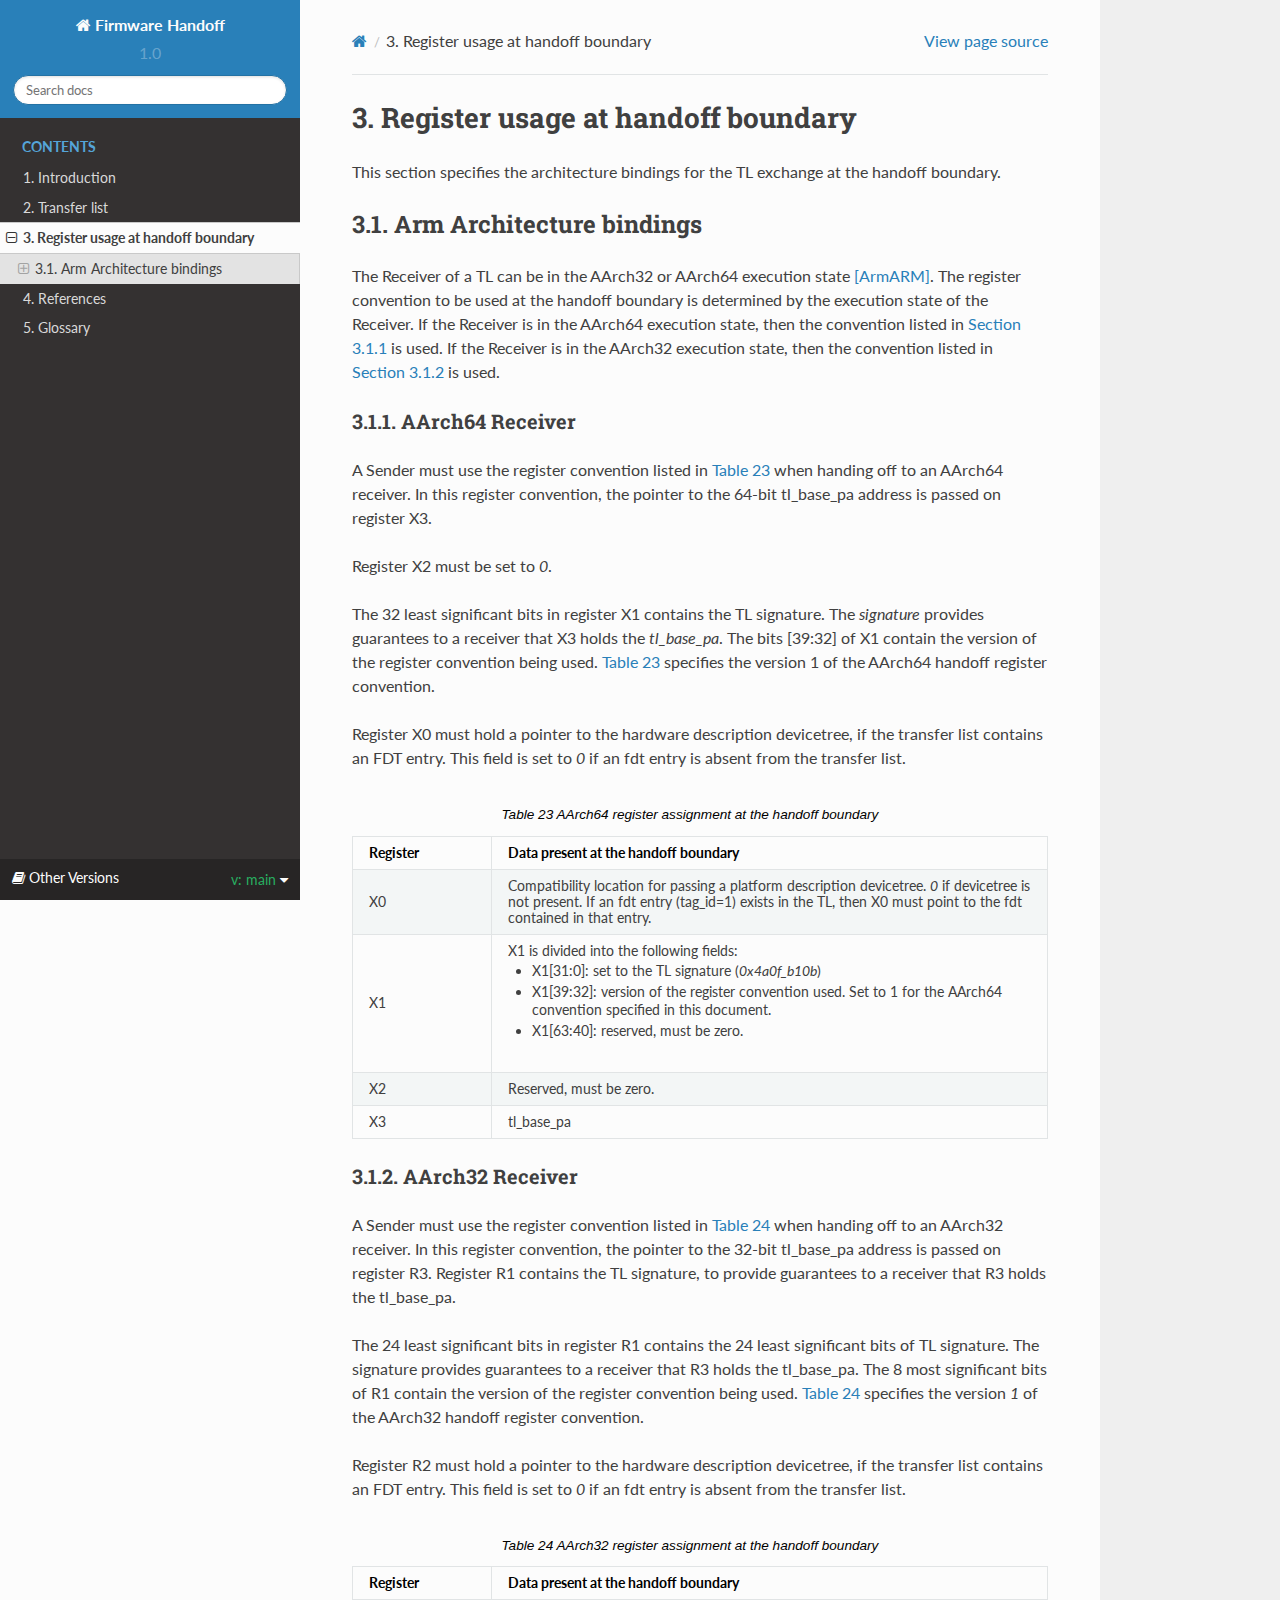
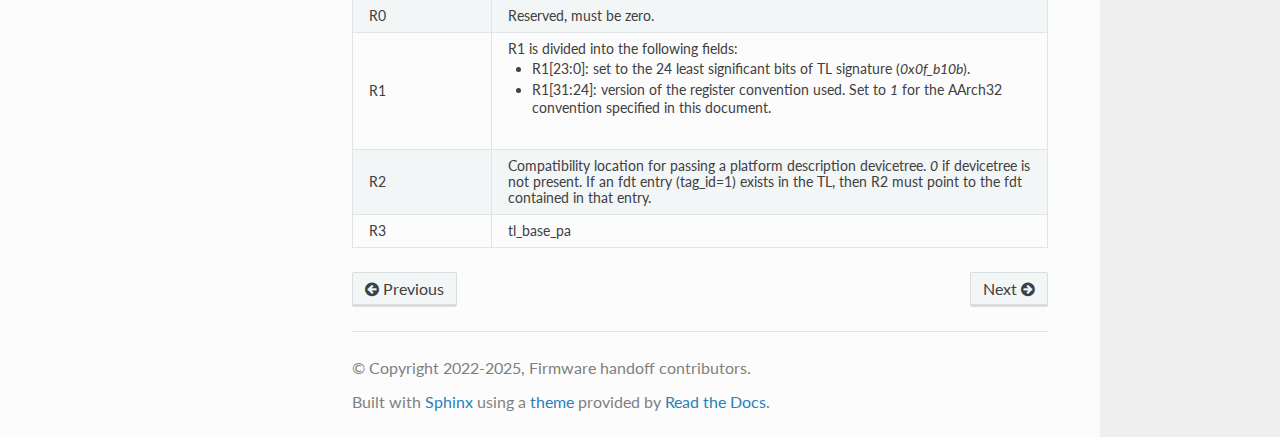
<file: main/register_conventions.html>
<!DOCTYPE html>
<html class="writer-html5" lang="en" data-content_root="./">
<head>
  <meta charset="utf-8" /><meta name="viewport" content="width=device-width, initial-scale=1" />

  <meta name="viewport" content="width=device-width, initial-scale=1.0" />
  <title>3. Register usage at handoff boundary &mdash; Firmware Handoff 1.0 documentation</title>
      <link rel="stylesheet" type="text/css" href="_static/pygments.css?v=80d5e7a1" />
      <link rel="stylesheet" type="text/css" href="_static/css/theme.css?v=86f27845" />
      <link rel="stylesheet" type="text/css" href="_static/css/custom.css?v=aecbe2af" />

  
  
        <script src="_static/jquery.js?v=8dae8fb0"></script>
        <script src="_static/_sphinx_javascript_frameworks_compat.js?v=2cd50e6c"></script>
        <script src="_static/documentation_options.js?v=f2a433a1"></script>
        <script src="_static/doctools.js?v=888ff710"></script>
        <script src="_static/sphinx_highlight.js?v=dc90522c"></script>
    <script src="_static/js/theme.js"></script>
    <link rel="index" title="Index" href="genindex.html" />
    <link rel="search" title="Search" href="search.html" />
    <link rel="next" title="4. References" href="references.html" />
    <link rel="prev" title="2. Transfer list" href="transfer_list.html" /> 
</head>

<body class="wy-body-for-nav"> 
  <div class="wy-grid-for-nav">
    <nav data-toggle="wy-nav-shift" class="wy-nav-side">
      <div class="wy-side-scroll">
        <div class="wy-side-nav-search" >

          
          
          <a href="index.html" class="icon icon-home">
            Firmware Handoff
          </a>
              <div class="version">
                1.0
              </div>
<div role="search">
  <form id="rtd-search-form" class="wy-form" action="search.html" method="get">
    <input type="text" name="q" placeholder="Search docs" aria-label="Search docs" />
    <input type="hidden" name="check_keywords" value="yes" />
    <input type="hidden" name="area" value="default" />
  </form>
</div>
        </div><div class="wy-menu wy-menu-vertical" data-spy="affix" role="navigation" aria-label="Navigation menu">
              <p class="caption" role="heading"><span class="caption-text">Contents</span></p>
<ul class="current">
<li class="toctree-l1"><a class="reference internal" href="introduction.html">1. Introduction</a></li>
<li class="toctree-l1"><a class="reference internal" href="transfer_list.html">2. Transfer list</a></li>
<li class="toctree-l1 current"><a class="current reference internal" href="#">3. Register usage at handoff boundary</a><ul>
<li class="toctree-l2"><a class="reference internal" href="#arm-architecture-bindings">3.1. Arm Architecture bindings</a><ul>
<li class="toctree-l3"><a class="reference internal" href="#aarch64-receiver">3.1.1. AArch64 Receiver</a></li>
<li class="toctree-l3"><a class="reference internal" href="#aarch32-receiver">3.1.2. AArch32 Receiver</a></li>
</ul>
</li>
</ul>
</li>
<li class="toctree-l1"><a class="reference internal" href="references.html">4. References</a></li>
<li class="toctree-l1"><a class="reference internal" href="glossary.html">5. Glossary</a></li>
</ul>

        </div>
      </div>
    </nav>

    <section data-toggle="wy-nav-shift" class="wy-nav-content-wrap"><nav class="wy-nav-top" aria-label="Mobile navigation menu" >
          <i data-toggle="wy-nav-top" class="fa fa-bars"></i>
          <a href="index.html">Firmware Handoff</a>
      </nav>

      <div class="wy-nav-content">
        <div class="rst-content">
          <div role="navigation" aria-label="Page navigation">
  <ul class="wy-breadcrumbs">
      <li><a href="index.html" class="icon icon-home" aria-label="Home"></a></li>
      <li class="breadcrumb-item active"><span class="section-number">3. </span>Register usage at handoff boundary</li>
      <li class="wy-breadcrumbs-aside">
            <a href="_sources/register_conventions.rst.txt" rel="nofollow"> View page source</a>
      </li>
  </ul>
  <hr/>
</div>
          <div role="main" class="document" itemscope="itemscope" itemtype="http://schema.org/Article">
           <div itemprop="articleBody">
             
  <section id="register-usage-at-handoff-boundary">
<span id="handoff-arch-bindings"></span><h1><span class="section-number">3. </span>Register usage at handoff boundary<a class="headerlink" href="#register-usage-at-handoff-boundary" title="Link to this heading"></a></h1>
<p>This section specifies the architecture bindings for the TL exchange at the
handoff boundary.</p>
<section id="arm-architecture-bindings">
<h2><span class="section-number">3.1. </span>Arm Architecture bindings<a class="headerlink" href="#arm-architecture-bindings" title="Link to this heading"></a></h2>
<p>The Receiver of a TL can be in the AArch32 or AArch64 execution state <a class="reference internal" href="references.html#armarm" id="id1"><span>[ArmARM]</span></a>.
The register convention to be used at the handoff boundary is determined by the
execution state of the Receiver.
If the Receiver is in the AArch64 execution state, then the convention listed
in <a class="reference internal" href="#aarch64-receiver"><span class="std std-numref">Section 3.1.1</span></a> is used.  If the Receiver is in the AArch32 execution state,
then the convention listed in <a class="reference internal" href="#aarch32-receiver"><span class="std std-numref">Section 3.1.2</span></a> is used.</p>
<section id="aarch64-receiver">
<span id="id2"></span><h3><span class="section-number">3.1.1. </span>AArch64 Receiver<a class="headerlink" href="#aarch64-receiver" title="Link to this heading"></a></h3>
<p>A Sender must use the register convention listed in <a class="reference internal" href="#tab-aarch64-convention"><span class="std std-numref">Table 23</span></a> when handing off to an AArch64 receiver.
In this register convention, the pointer to the 64-bit tl_base_pa address is passed on register X3.</p>
<p>Register X2 must be set to <cite>0</cite>.</p>
<p>The 32 least significant bits in register X1 contains the TL signature. The
<em>signature</em> provides guarantees to a receiver that X3 holds the <em>tl_base_pa</em>. The
bits [39:32] of X1 contain the version of the register convention being used.
<a class="reference internal" href="#tab-aarch64-convention"><span class="std std-numref">Table 23</span></a> specifies the version 1 of the AArch64 handoff register convention.</p>
<p>Register X0 must hold a pointer to the hardware description devicetree, if the
transfer list contains an FDT entry. This field is set to <cite>0</cite> if an fdt entry is
absent from the transfer list.</p>
<span id="tab-aarch64-convention"></span><table class="docutils align-default" id="id4">
<caption><span class="caption-number">Table 23 </span><span class="caption-text">AArch64 register assignment at the handoff boundary</span><a class="headerlink" href="#id4" title="Link to this table"></a></caption>
<colgroup>
<col style="width: 20.0%" />
<col style="width: 80.0%" />
</colgroup>
<thead>
<tr class="row-odd"><th class="head"><p>Register</p></th>
<th class="head"><p>Data present at the handoff boundary</p></th>
</tr>
</thead>
<tbody>
<tr class="row-even"><td><p>X0</p></td>
<td><p>Compatibility location for passing a platform description
devicetree. <cite>0</cite> if devicetree is not present. If an fdt
entry (tag_id=1) exists in the TL, then X0 must point to the
fdt contained in that entry.</p></td>
</tr>
<tr class="row-odd"><td><p>X1</p></td>
<td><p>X1 is divided into the following fields:</p>
<ul class="simple">
<li><p>X1[31:0]: set to the TL signature (<cite>0x4a0f_b10b</cite>)</p></li>
<li><p>X1[39:32]: version of the register convention used. Set to
1 for the AArch64 convention specified in this document.</p></li>
<li><p>X1[63:40]: reserved, must be zero.</p></li>
</ul>
</td>
</tr>
<tr class="row-even"><td><p>X2</p></td>
<td><p>Reserved, must be zero.</p></td>
</tr>
<tr class="row-odd"><td><p>X3</p></td>
<td><p>tl_base_pa</p></td>
</tr>
</tbody>
</table>
</section>
<section id="aarch32-receiver">
<span id="id3"></span><h3><span class="section-number">3.1.2. </span>AArch32 Receiver<a class="headerlink" href="#aarch32-receiver" title="Link to this heading"></a></h3>
<p>A Sender must use the register convention listed in
<a class="reference internal" href="#tab-aarch32-convention"><span class="std std-numref">Table 24</span></a> when handing off to an AArch32 receiver. In
this register convention, the pointer to the 32-bit
tl_base_pa address is passed on register R3.
Register R1 contains the TL signature, to provide guarantees to a receiver that
R3 holds the tl_base_pa.</p>
<p>The 24 least significant bits in register R1 contains the 24 least significant
bits of TL signature. The signature provides guarantees to a receiver that R3
holds the tl_base_pa. The 8 most significant bits of R1 contain the version of
the register convention being used. <a class="reference internal" href="#tab-aarch32-convention"><span class="std std-numref">Table 24</span></a> specifies the version <cite>1</cite> of the AArch32
handoff register convention.</p>
<p>Register R2 must hold a pointer to the hardware description devicetree, if the
transfer list contains an FDT entry. This field is set to <cite>0</cite> if an fdt entry is
absent from the transfer list.</p>
<span id="tab-aarch32-convention"></span><table class="docutils align-default" id="id5">
<caption><span class="caption-number">Table 24 </span><span class="caption-text">AArch32 register assignment at the handoff boundary</span><a class="headerlink" href="#id5" title="Link to this table"></a></caption>
<colgroup>
<col style="width: 20.0%" />
<col style="width: 80.0%" />
</colgroup>
<thead>
<tr class="row-odd"><th class="head"><p>Register</p></th>
<th class="head"><p>Data present at the handoff boundary</p></th>
</tr>
</thead>
<tbody>
<tr class="row-even"><td><p>R0</p></td>
<td><p>Reserved, must be zero.</p></td>
</tr>
<tr class="row-odd"><td><p>R1</p></td>
<td><p>R1 is divided into the following fields:</p>
<ul class="simple">
<li><p>R1[23:0]: set to the 24 least significant bits of TL
signature (<cite>0x0f_b10b</cite>).</p></li>
<li><p>R1[31:24]: version of the register convention used. Set to
<cite>1</cite> for the AArch32 convention specified in this document.</p></li>
</ul>
</td>
</tr>
<tr class="row-even"><td><p>R2</p></td>
<td><p>Compatibility location for passing a platform description
devicetree. <cite>0</cite> if devicetree is not present. If an fdt
entry (tag_id=1) exists in the TL, then R2 must point to the
fdt contained in that entry.</p></td>
</tr>
<tr class="row-odd"><td><p>R3</p></td>
<td><p>tl_base_pa</p></td>
</tr>
</tbody>
</table>
</section>
</section>
</section>


           </div>
          </div>
          <footer><div class="rst-footer-buttons" role="navigation" aria-label="Footer">
        <a href="transfer_list.html" class="btn btn-neutral float-left" title="2. Transfer list" accesskey="p" rel="prev"><span class="fa fa-arrow-circle-left" aria-hidden="true"></span> Previous</a>
        <a href="references.html" class="btn btn-neutral float-right" title="4. References" accesskey="n" rel="next">Next <span class="fa fa-arrow-circle-right" aria-hidden="true"></span></a>
    </div>

  <hr/>

  <div role="contentinfo">
    <p>&#169; Copyright 2022-2025, Firmware handoff contributors.</p>
  </div>

  Built with <a href="https://www.sphinx-doc.org/">Sphinx</a> using a
    <a href="https://github.com/readthedocs/sphinx_rtd_theme">theme</a>
    provided by <a href="https://readthedocs.org">Read the Docs</a>.
   

</footer>
        </div>
      </div>
    </section>
  </div>
  
<div class="rst-versions" data-toggle="rst-versions" role="note" aria-label="versions">
    <span class="rst-current-version" data-toggle="rst-current-version">
        <span class="fa fa-book"> Other Versions</span>
        v: main
        <span class="fa fa-caret-down"></span>
    </span>
    <div class="rst-other-versions">
        <dl>
            <dt>Branches</dt>
            <dd><a href="register_conventions.html">main</a></dd>
        </dl>
    </div>
</div><script>
      jQuery(function () {
          SphinxRtdTheme.Navigation.enable(true);
      });
  </script> 

</body>
</html>
</file>
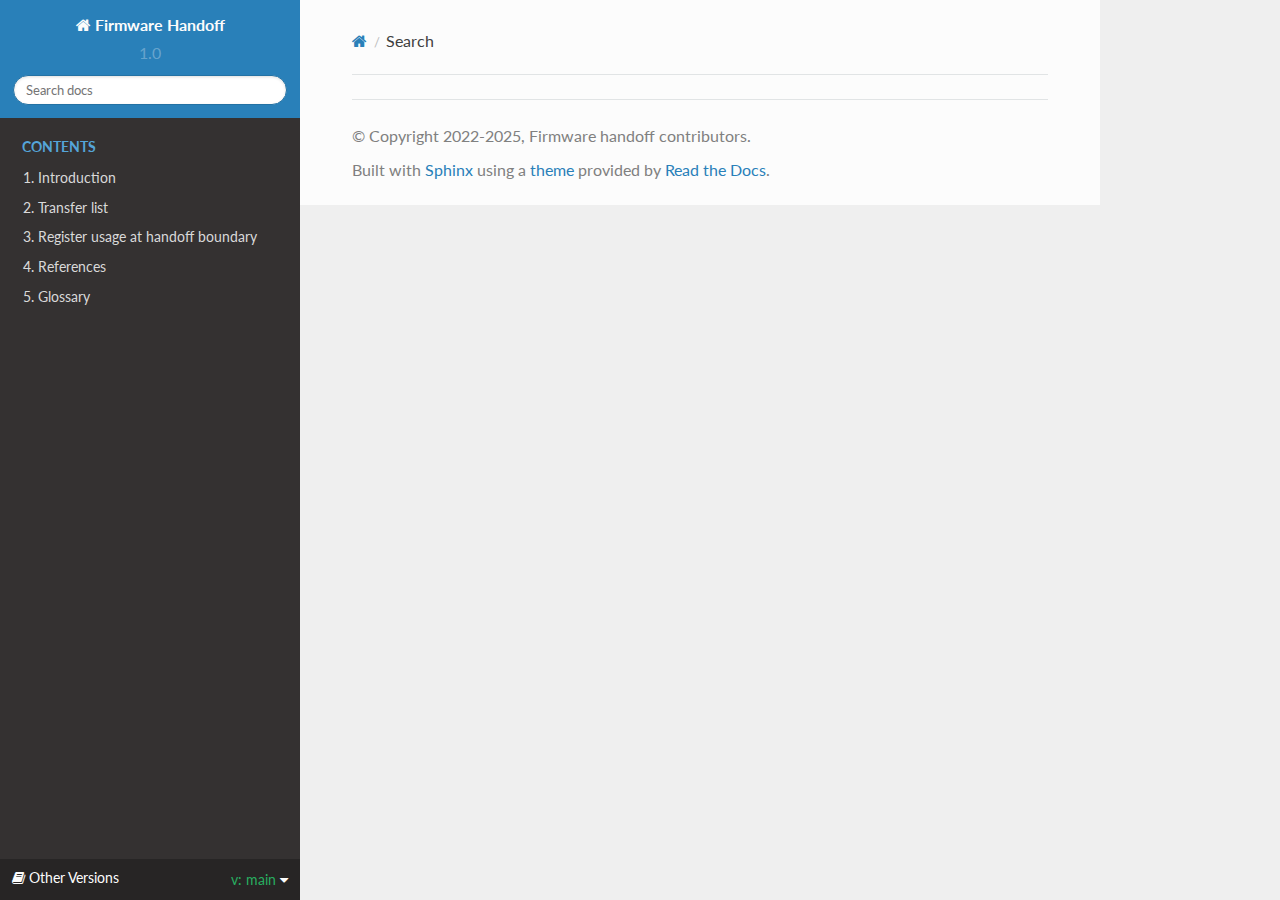
<file: main/search.html>
<!DOCTYPE html>
<html class="writer-html5" lang="en" data-content_root="./">
<head>
  <meta charset="utf-8" />
  <meta name="viewport" content="width=device-width, initial-scale=1.0" />
  <title>Search &mdash; Firmware Handoff 1.0 documentation</title>
      <link rel="stylesheet" type="text/css" href="_static/pygments.css?v=80d5e7a1" />
      <link rel="stylesheet" type="text/css" href="_static/css/theme.css?v=86f27845" />
      <link rel="stylesheet" type="text/css" href="_static/css/custom.css?v=aecbe2af" />

  
    
  
        <script src="_static/jquery.js?v=8dae8fb0"></script>
        <script src="_static/_sphinx_javascript_frameworks_compat.js?v=2cd50e6c"></script>
        <script src="_static/documentation_options.js?v=f2a433a1"></script>
        <script src="_static/doctools.js?v=888ff710"></script>
        <script src="_static/sphinx_highlight.js?v=dc90522c"></script>
    <script src="_static/js/theme.js"></script>
    <script src="_static/searchtools.js"></script>
    <script src="_static/language_data.js"></script>
    <link rel="index" title="Index" href="genindex.html" />
    <link rel="search" title="Search" href="#" /> 
</head>

<body class="wy-body-for-nav"> 
  <div class="wy-grid-for-nav">
    <nav data-toggle="wy-nav-shift" class="wy-nav-side">
      <div class="wy-side-scroll">
        <div class="wy-side-nav-search" >

          
          
          <a href="index.html" class="icon icon-home">
            Firmware Handoff
          </a>
              <div class="version">
                1.0
              </div>
<div role="search">
  <form id="rtd-search-form" class="wy-form" action="#" method="get">
    <input type="text" name="q" placeholder="Search docs" aria-label="Search docs" />
    <input type="hidden" name="check_keywords" value="yes" />
    <input type="hidden" name="area" value="default" />
  </form>
</div>
        </div><div class="wy-menu wy-menu-vertical" data-spy="affix" role="navigation" aria-label="Navigation menu">
              <p class="caption" role="heading"><span class="caption-text">Contents</span></p>
<ul>
<li class="toctree-l1"><a class="reference internal" href="introduction.html">1. Introduction</a></li>
<li class="toctree-l1"><a class="reference internal" href="transfer_list.html">2. Transfer list</a></li>
<li class="toctree-l1"><a class="reference internal" href="register_conventions.html">3. Register usage at handoff boundary</a></li>
<li class="toctree-l1"><a class="reference internal" href="references.html">4. References</a></li>
<li class="toctree-l1"><a class="reference internal" href="glossary.html">5. Glossary</a></li>
</ul>

        </div>
      </div>
    </nav>

    <section data-toggle="wy-nav-shift" class="wy-nav-content-wrap"><nav class="wy-nav-top" aria-label="Mobile navigation menu" >
          <i data-toggle="wy-nav-top" class="fa fa-bars"></i>
          <a href="index.html">Firmware Handoff</a>
      </nav>

      <div class="wy-nav-content">
        <div class="rst-content">
          <div role="navigation" aria-label="Page navigation">
  <ul class="wy-breadcrumbs">
      <li><a href="index.html" class="icon icon-home" aria-label="Home"></a></li>
      <li class="breadcrumb-item active">Search</li>
      <li class="wy-breadcrumbs-aside">
      </li>
  </ul>
  <hr/>
</div>
          <div role="main" class="document" itemscope="itemscope" itemtype="http://schema.org/Article">
           <div itemprop="articleBody">
             
  <noscript>
  <div id="fallback" class="admonition warning">
    <p class="last">
      Please activate JavaScript to enable the search functionality.
    </p>
  </div>
  </noscript>

  
  <div id="search-results">
  
  </div>

           </div>
          </div>
          <footer>

  <hr/>

  <div role="contentinfo">
    <p>&#169; Copyright 2022-2025, Firmware handoff contributors.</p>
  </div>

  Built with <a href="https://www.sphinx-doc.org/">Sphinx</a> using a
    <a href="https://github.com/readthedocs/sphinx_rtd_theme">theme</a>
    provided by <a href="https://readthedocs.org">Read the Docs</a>.
   

</footer>
        </div>
      </div>
    </section>
  </div>
  
<div class="rst-versions" data-toggle="rst-versions" role="note" aria-label="versions">
    <span class="rst-current-version" data-toggle="rst-current-version">
        <span class="fa fa-book"> Other Versions</span>
        v: main
        <span class="fa fa-caret-down"></span>
    </span>
    <div class="rst-other-versions">
        <dl>
            <dt>Branches</dt>
            <dd><a href="search.html">main</a></dd>
        </dl>
    </div>
</div><script>
      jQuery(function () {
          SphinxRtdTheme.Navigation.enable(true);
      });
  </script>
  <script>
    jQuery(function() { Search.loadIndex("searchindex.js"); });
  </script>
  
  <script id="searchindexloader"></script>
   


</body>
</html>
</file>
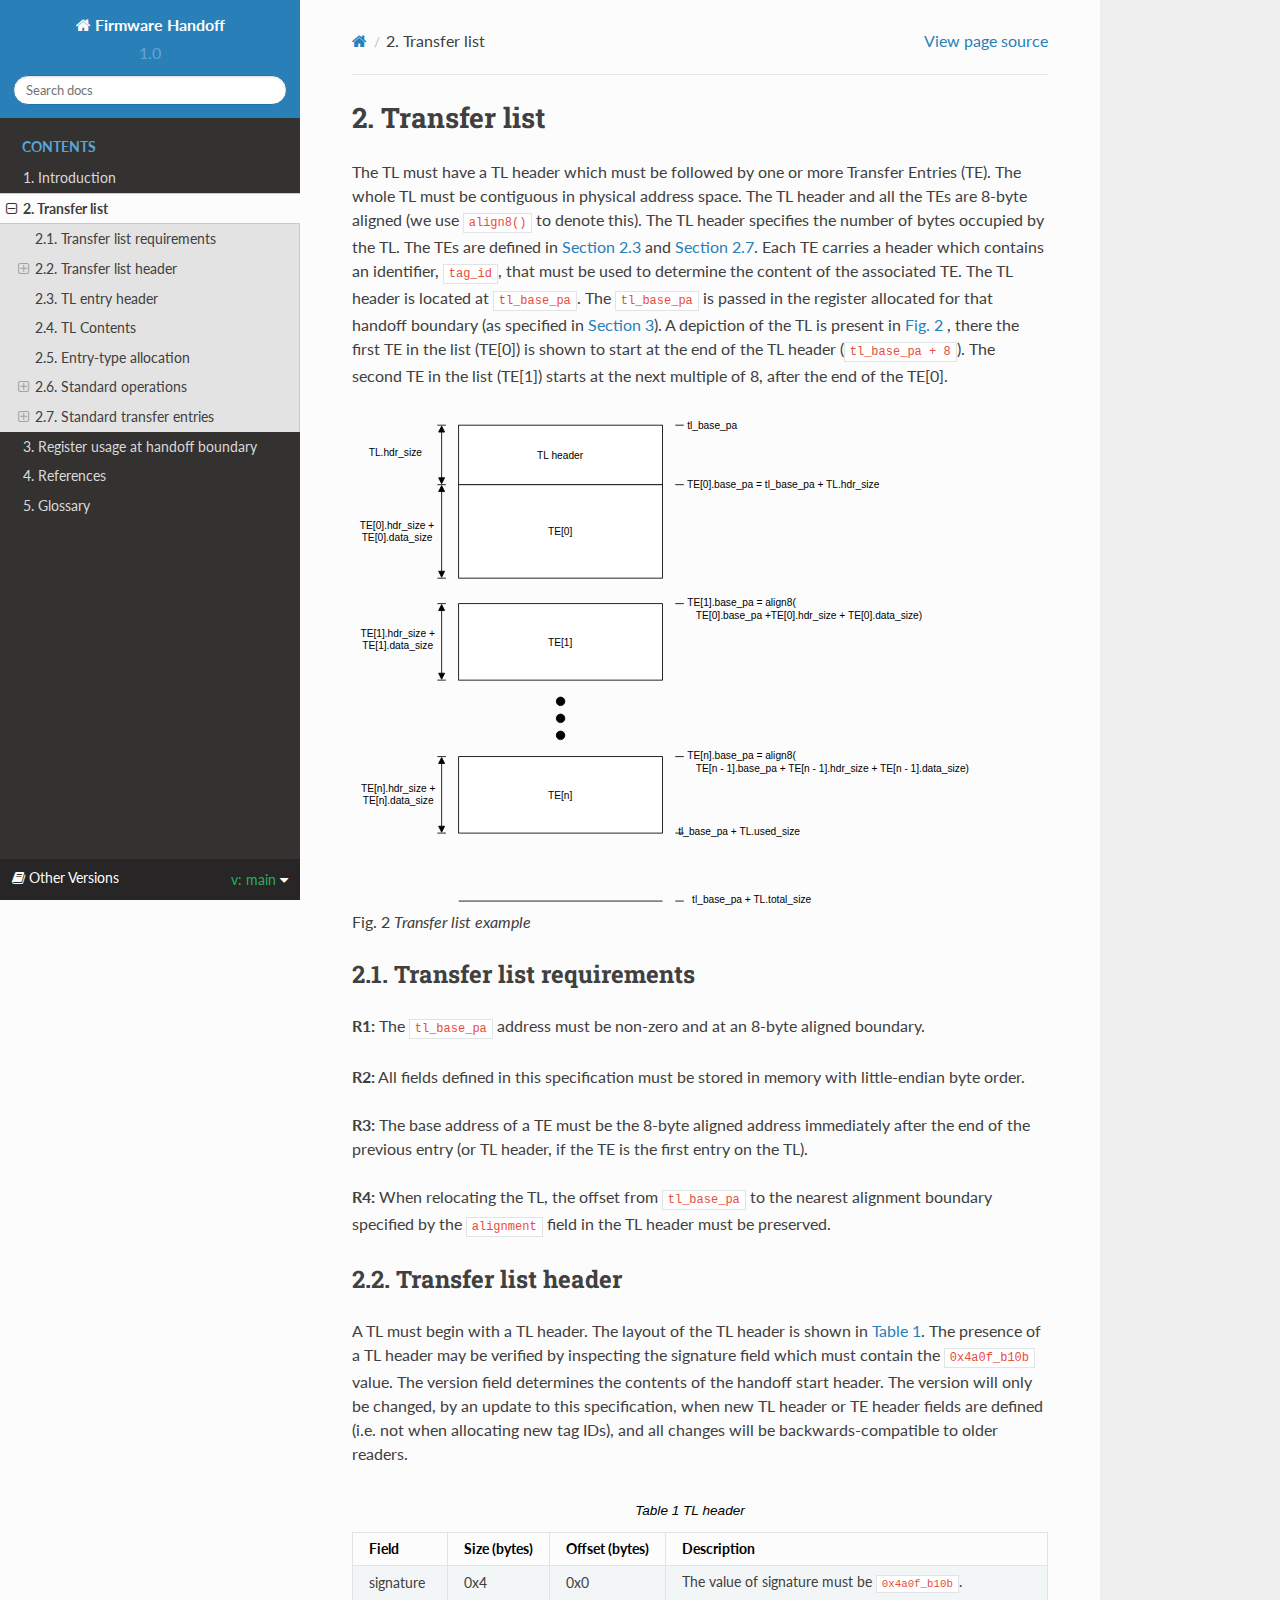
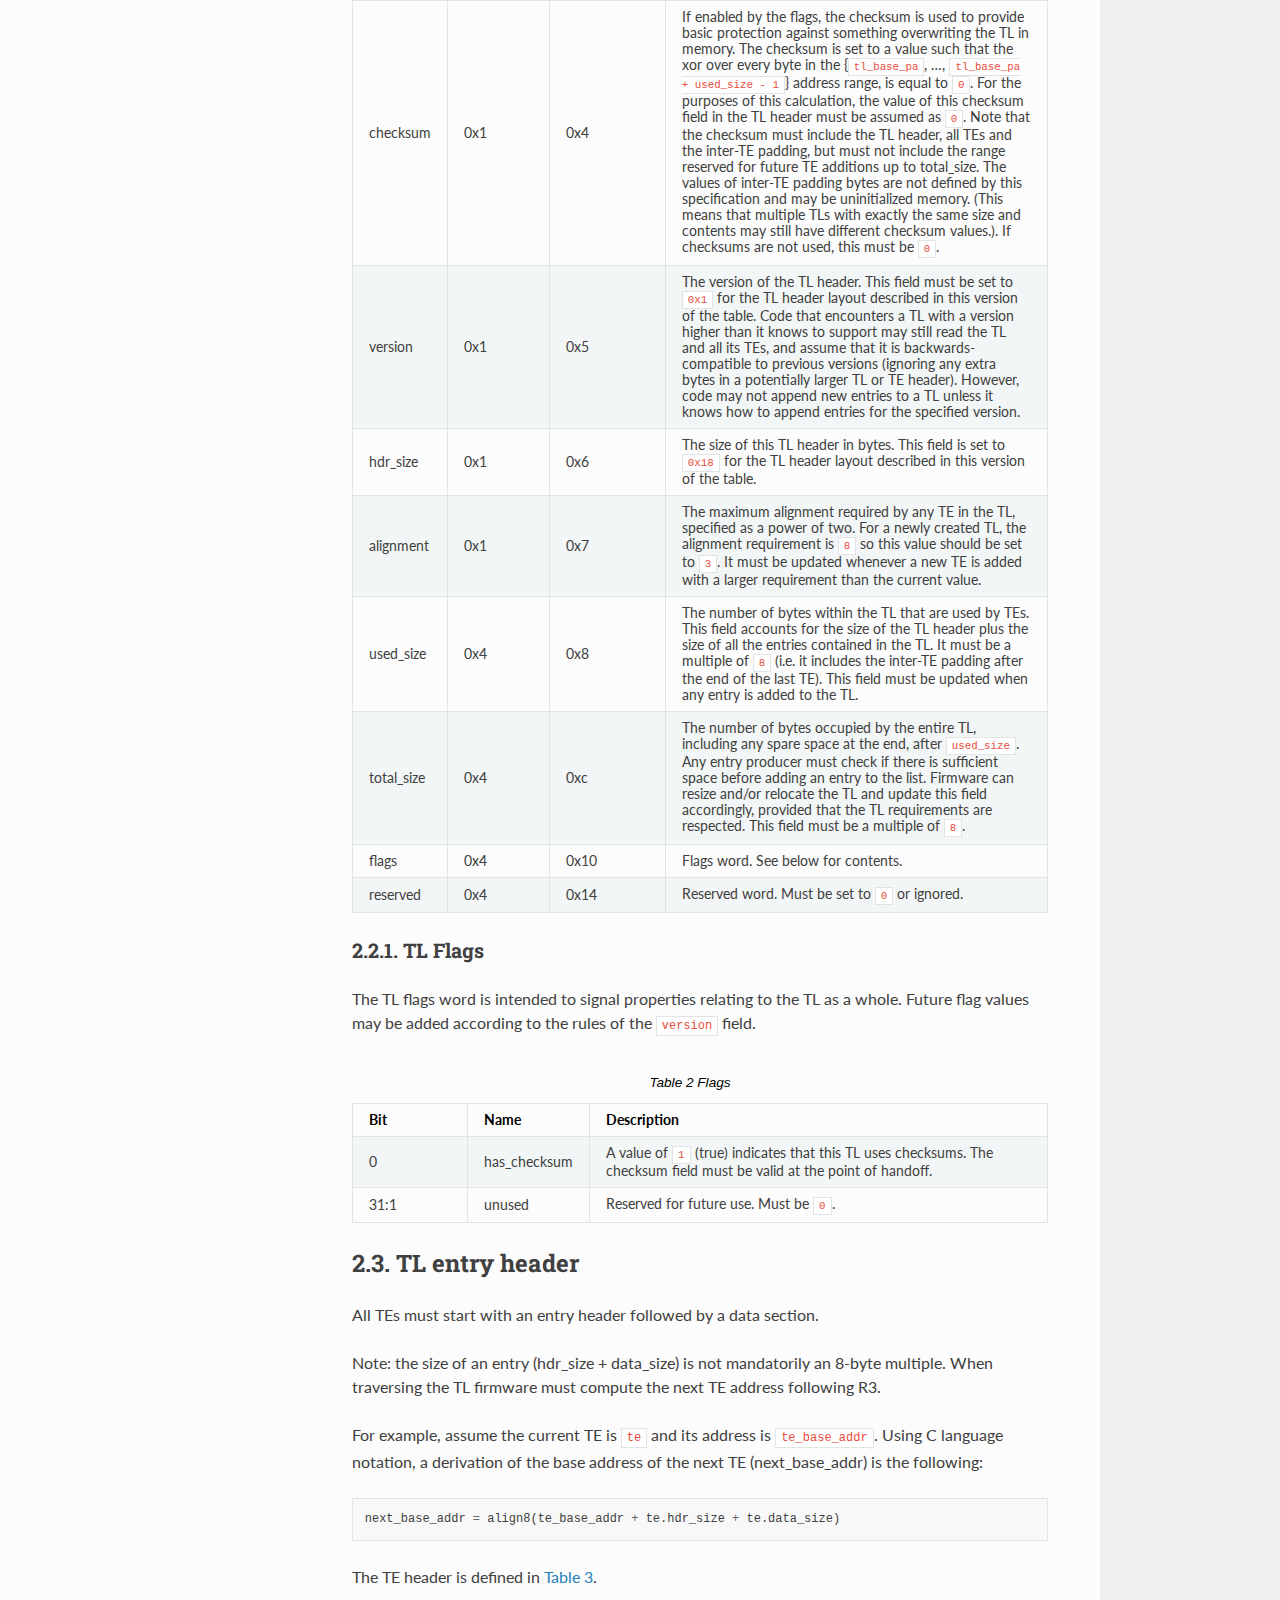
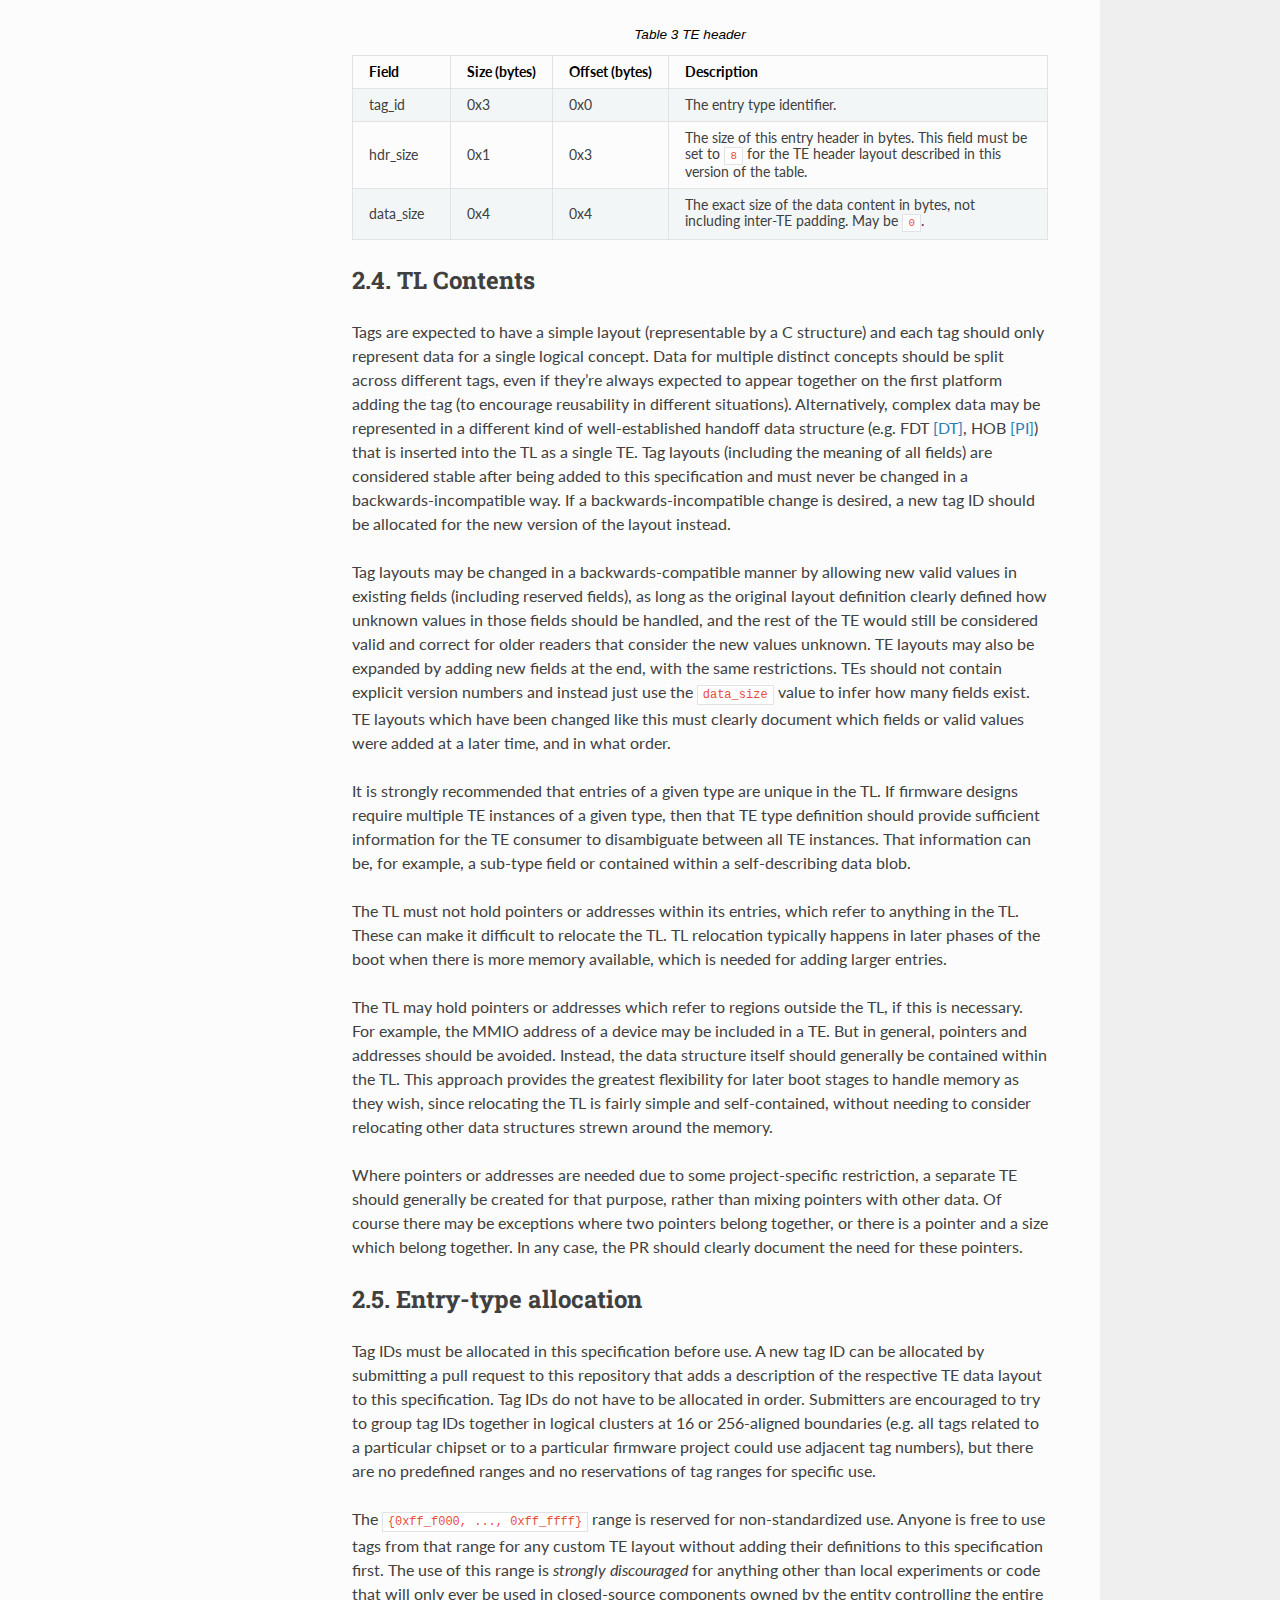
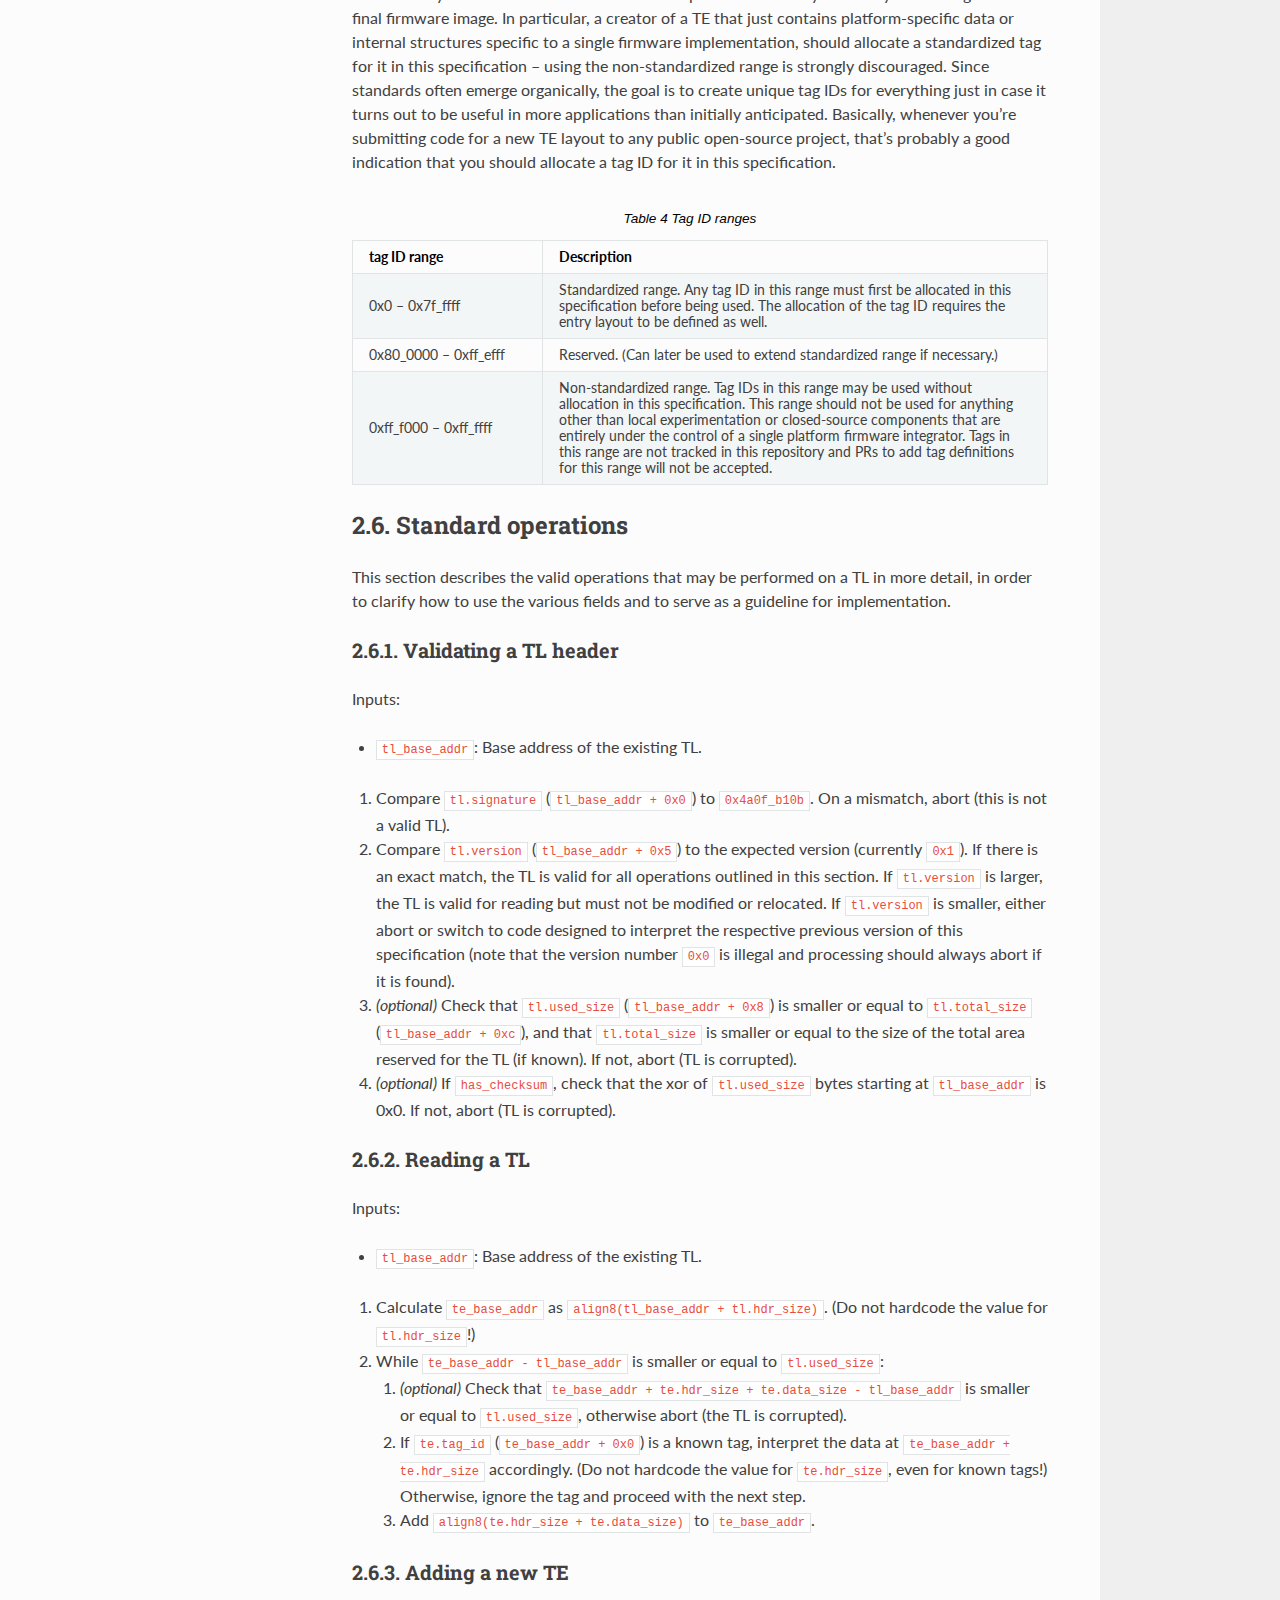
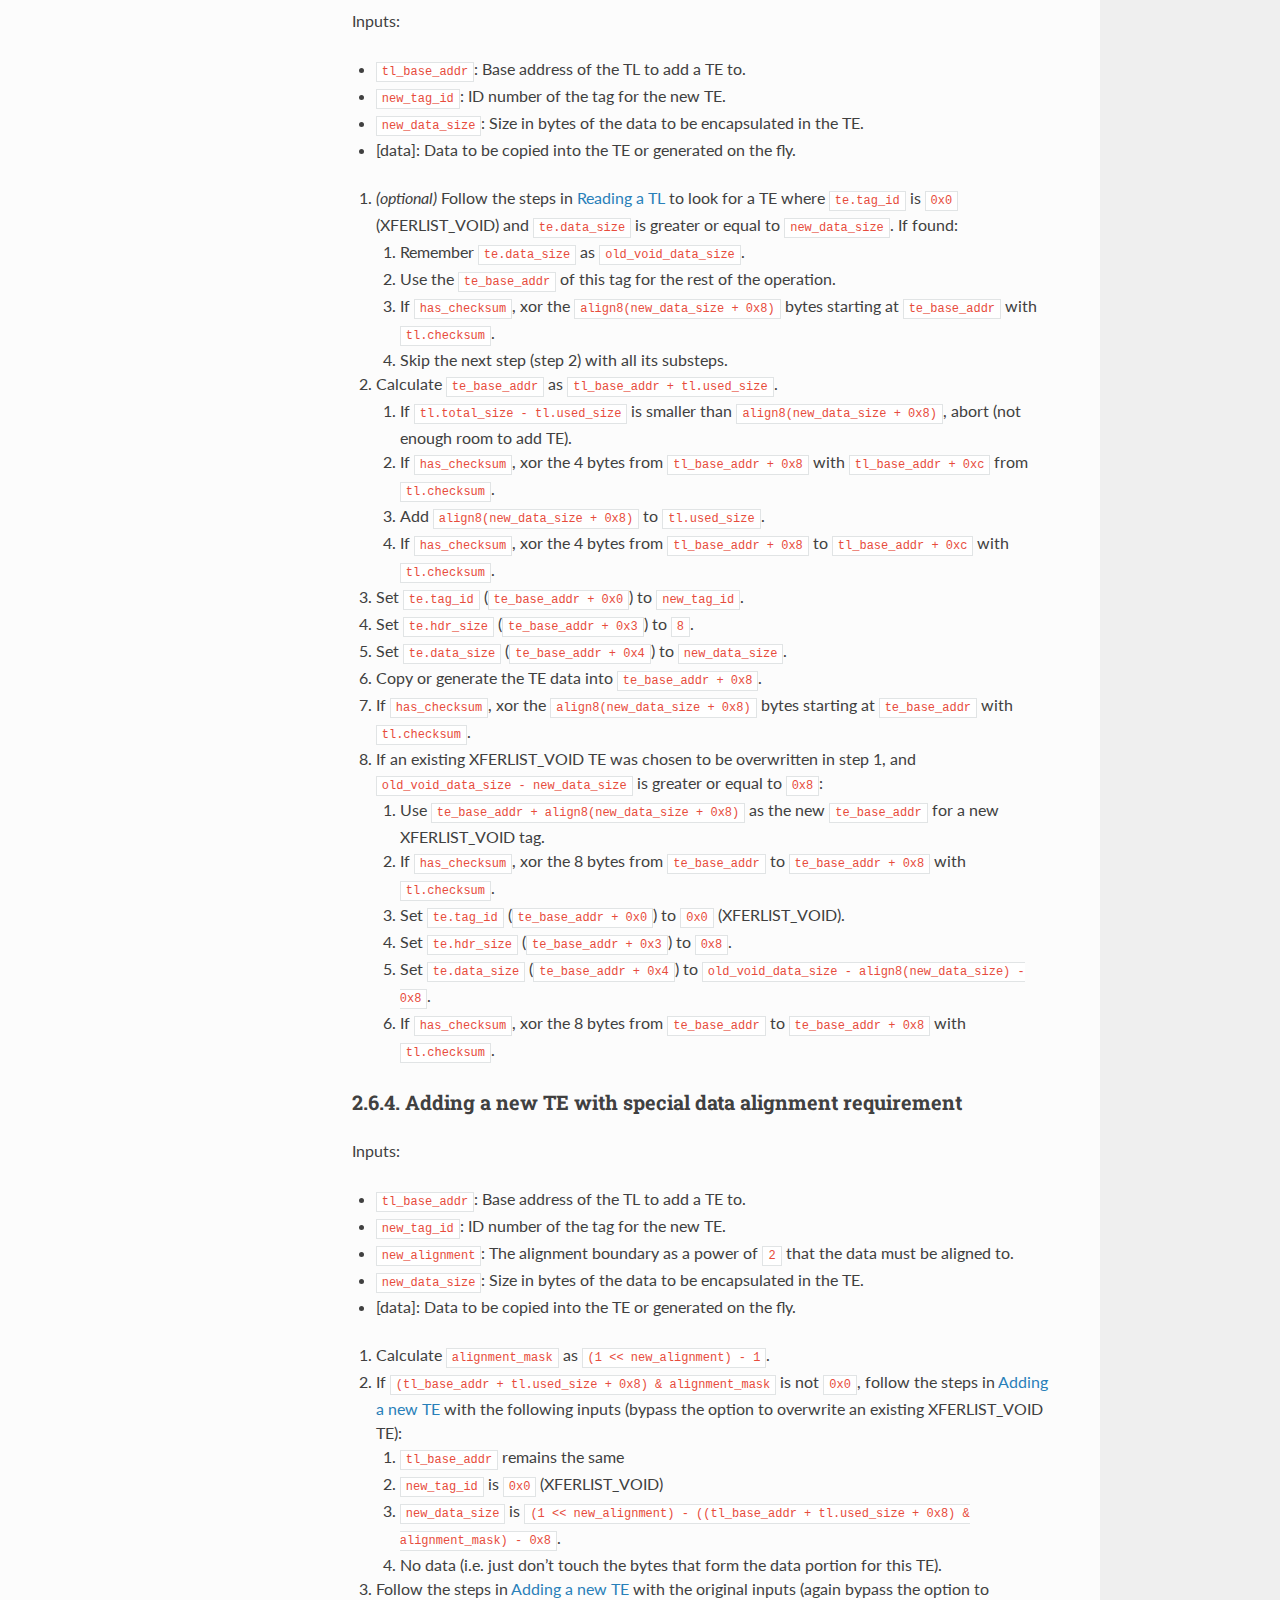
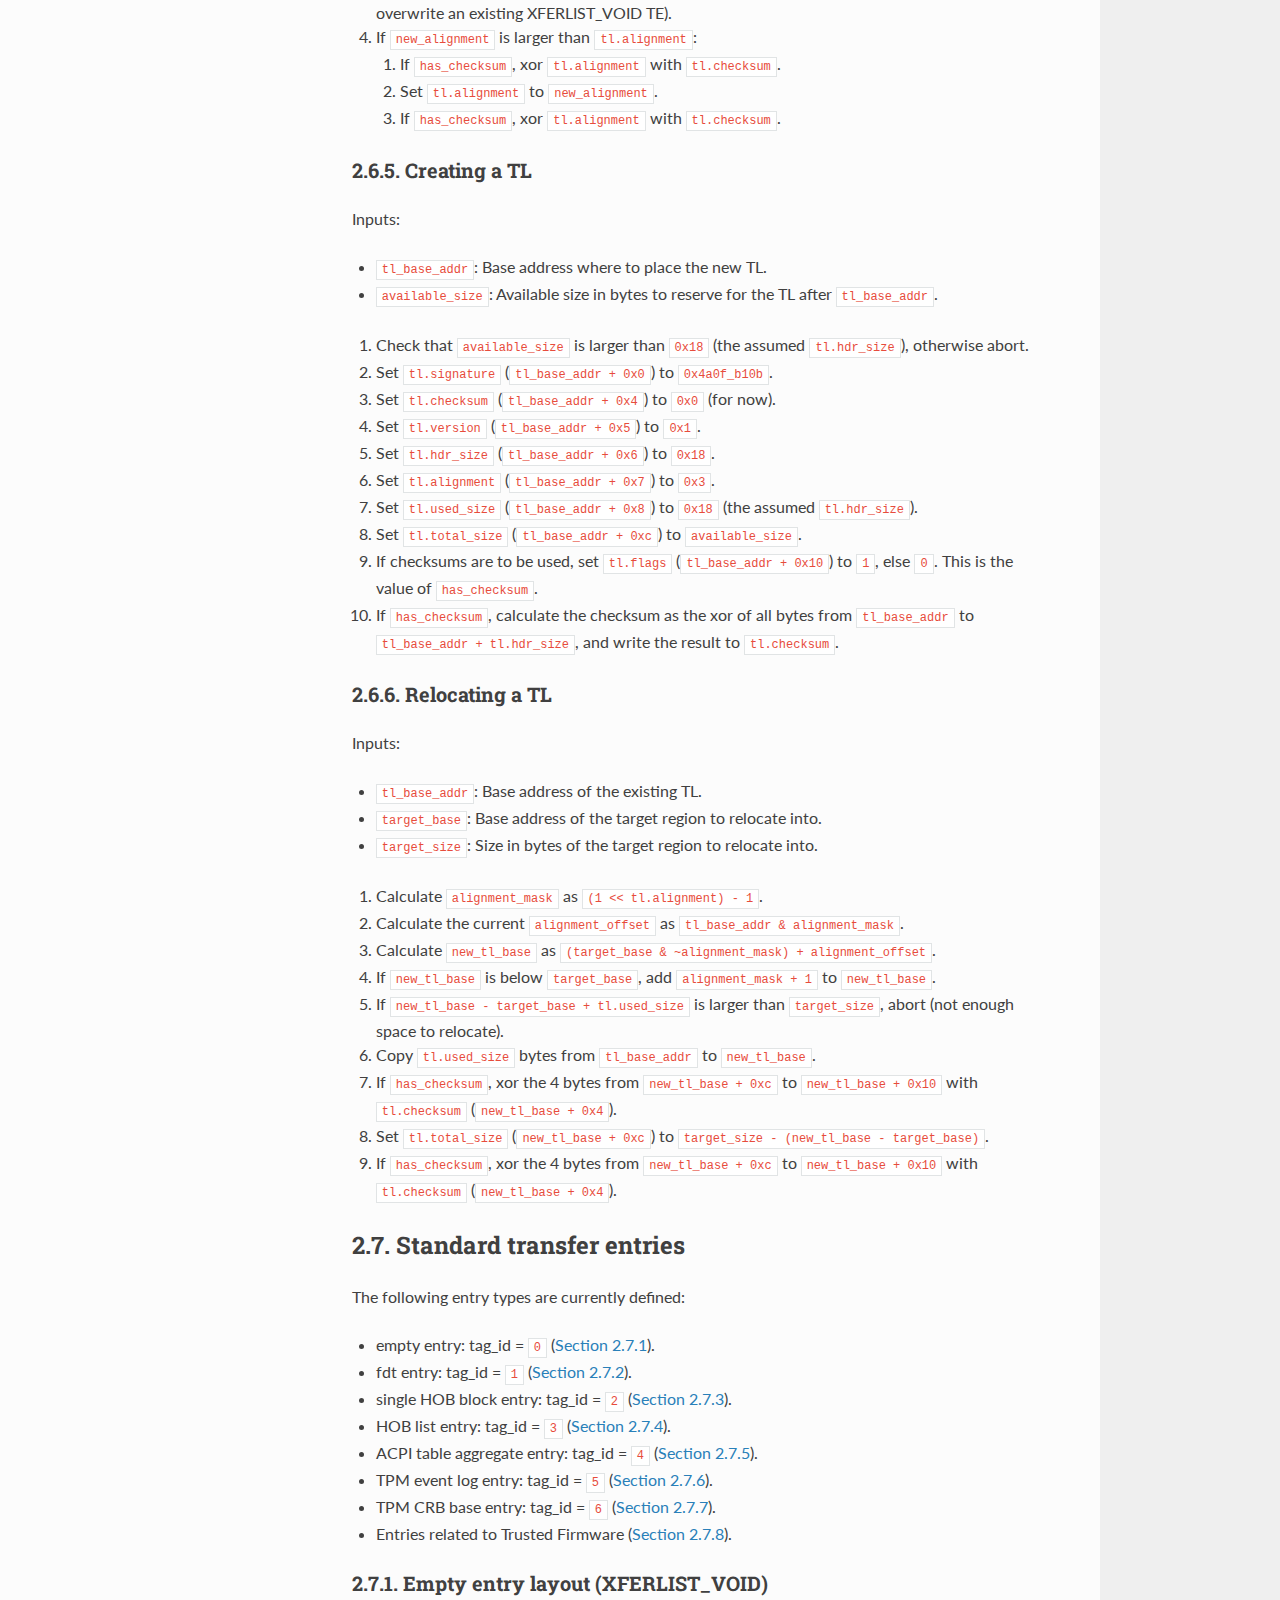
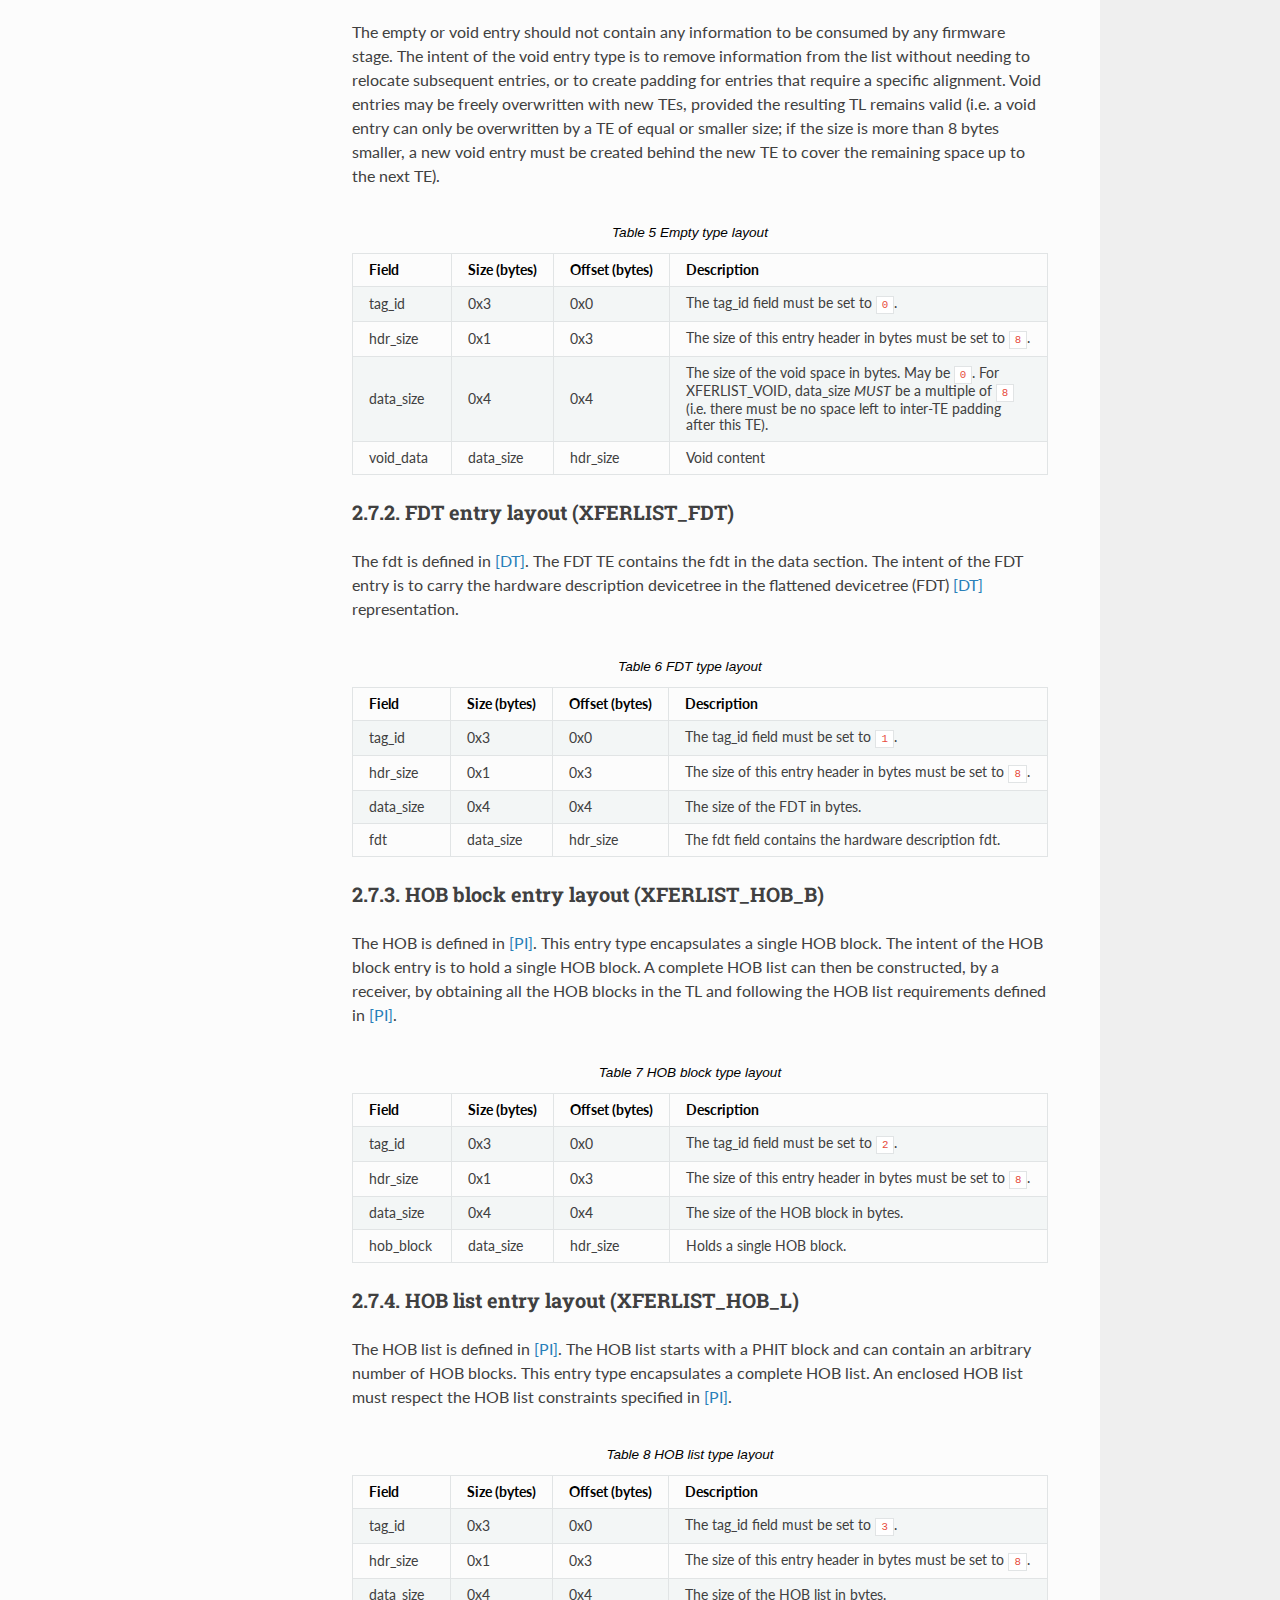
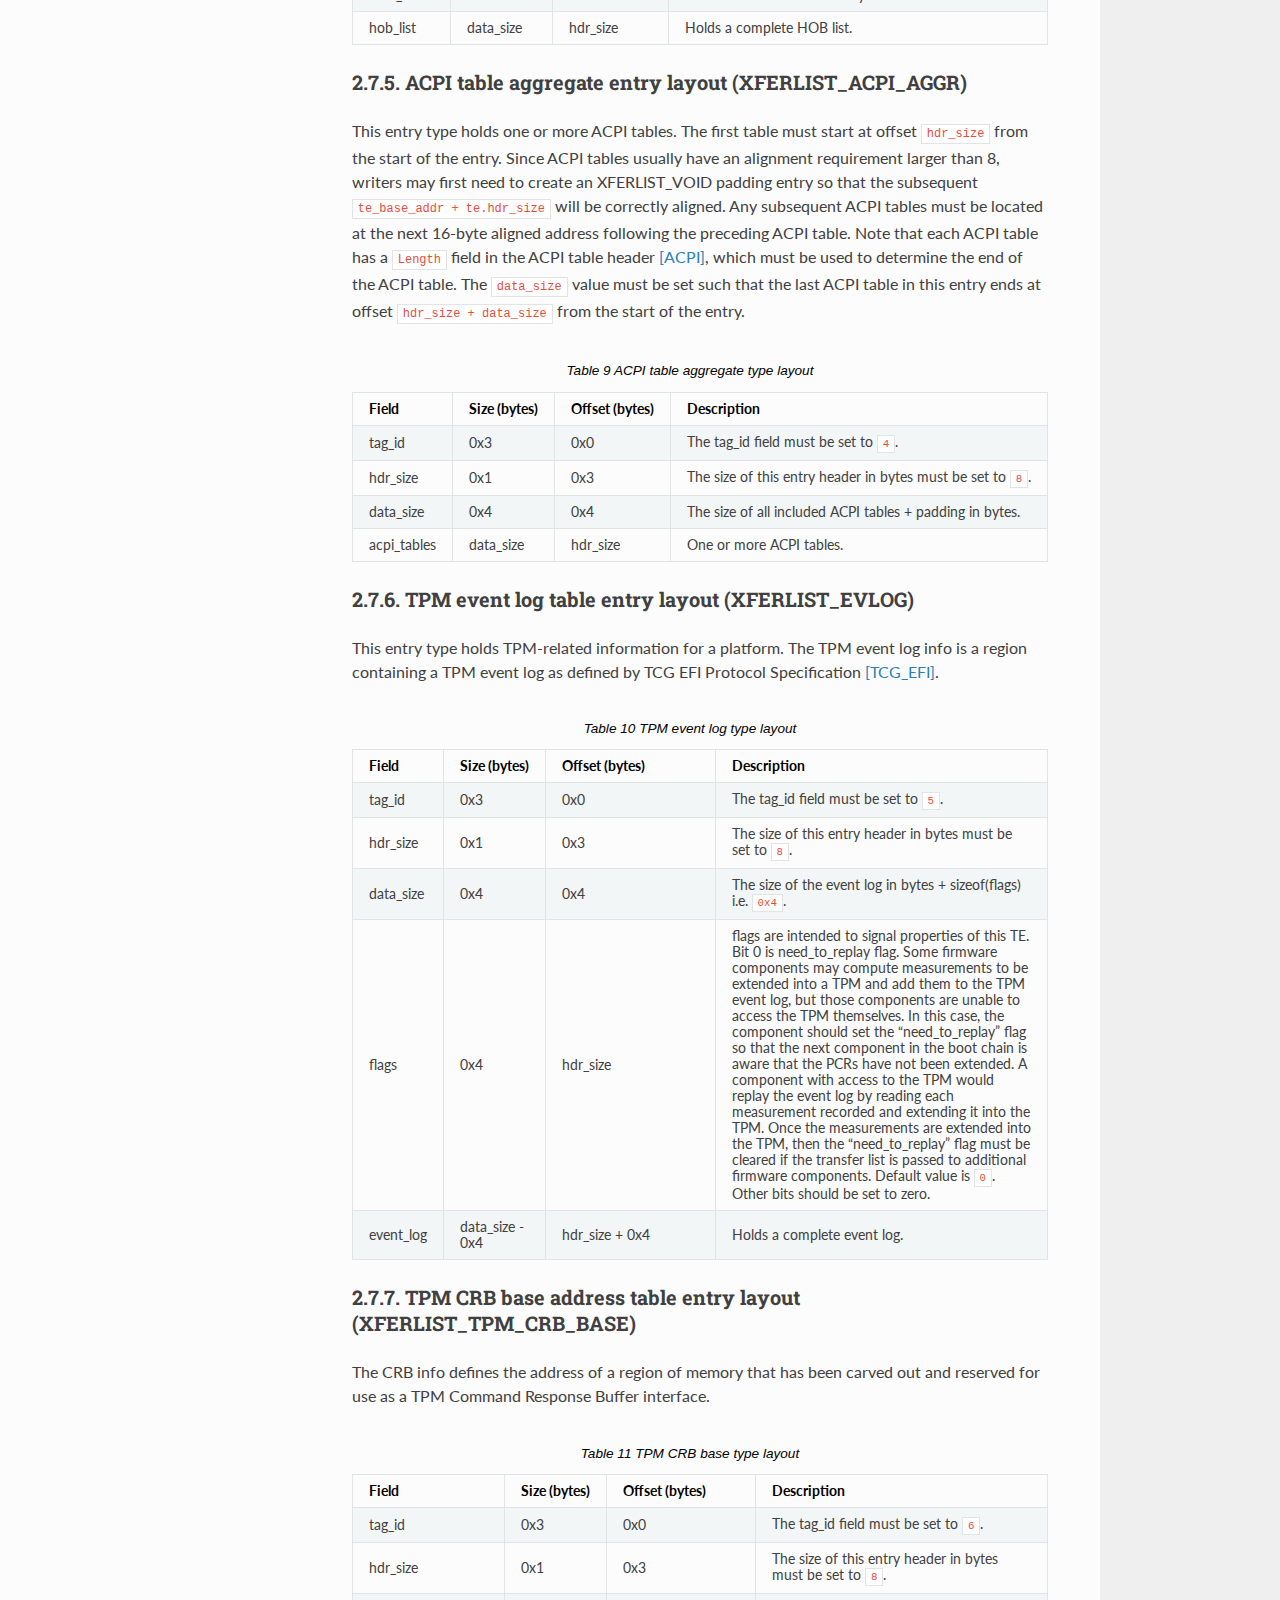
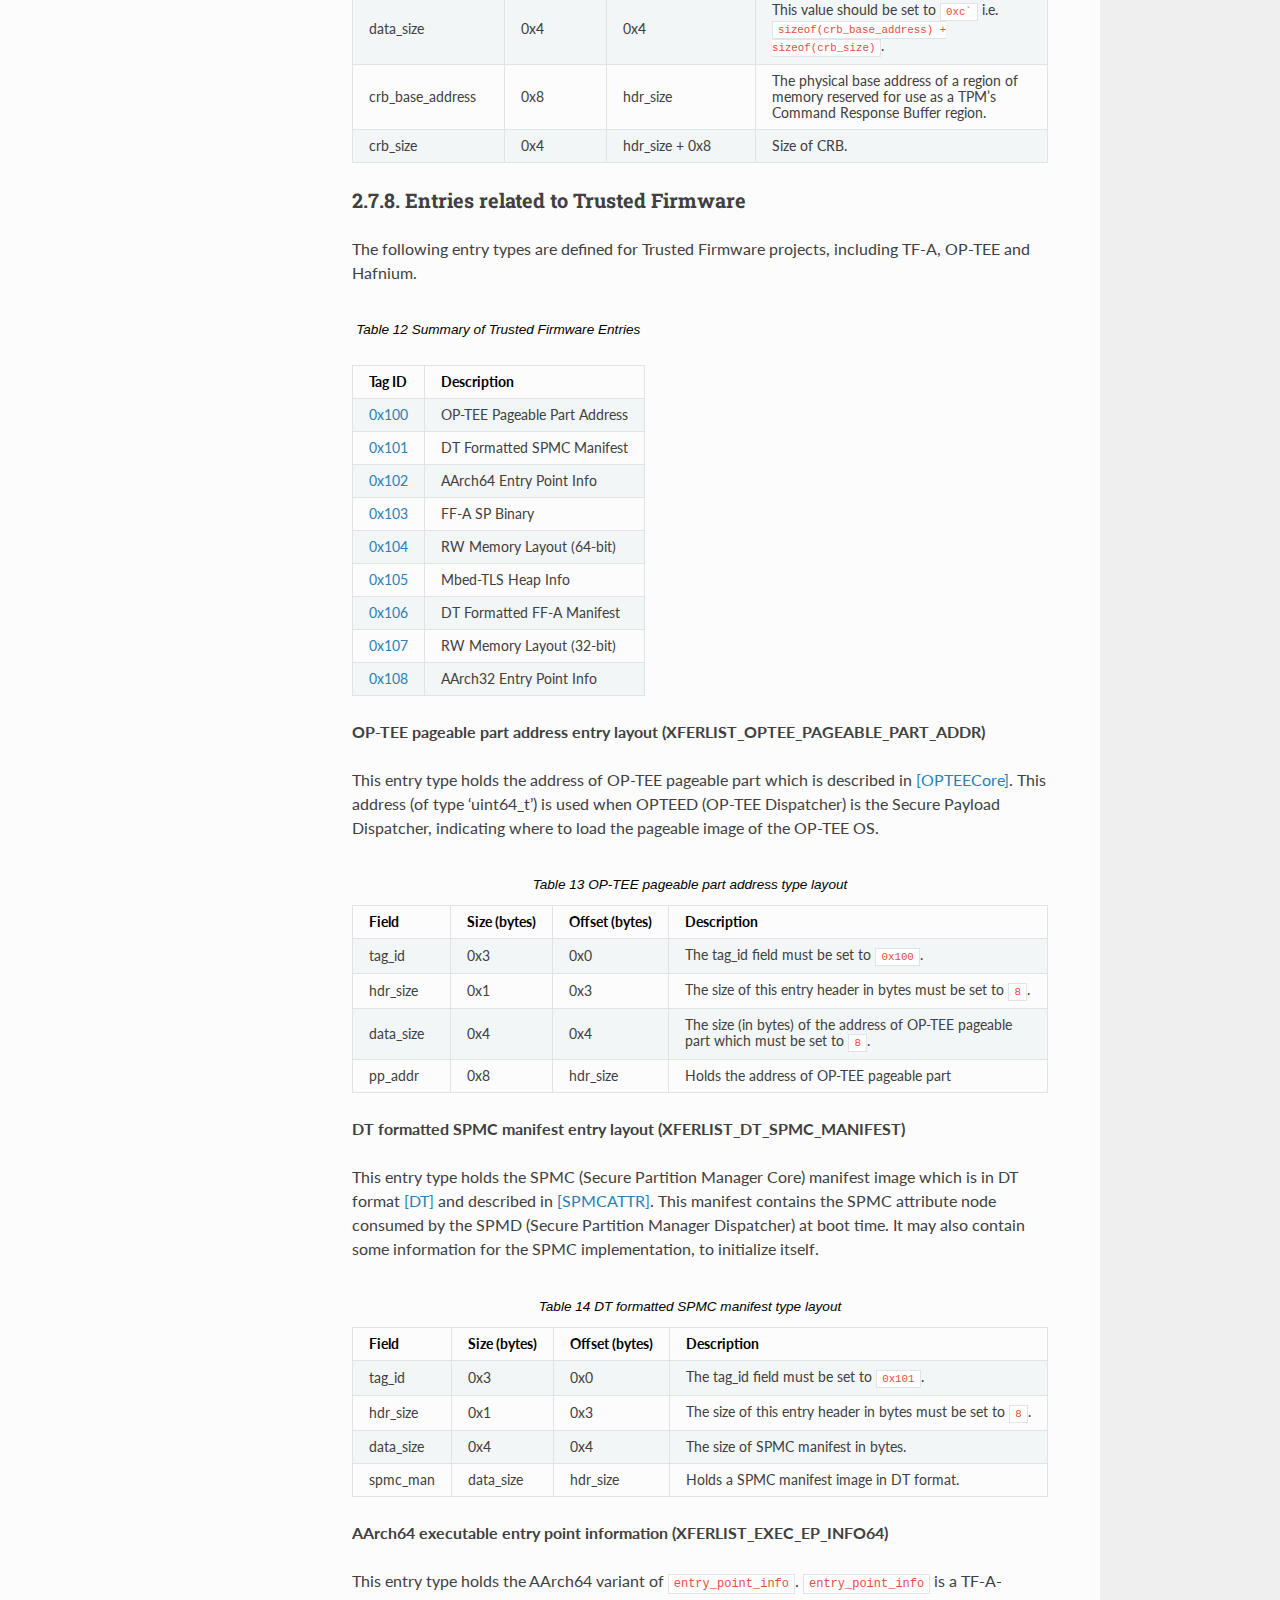
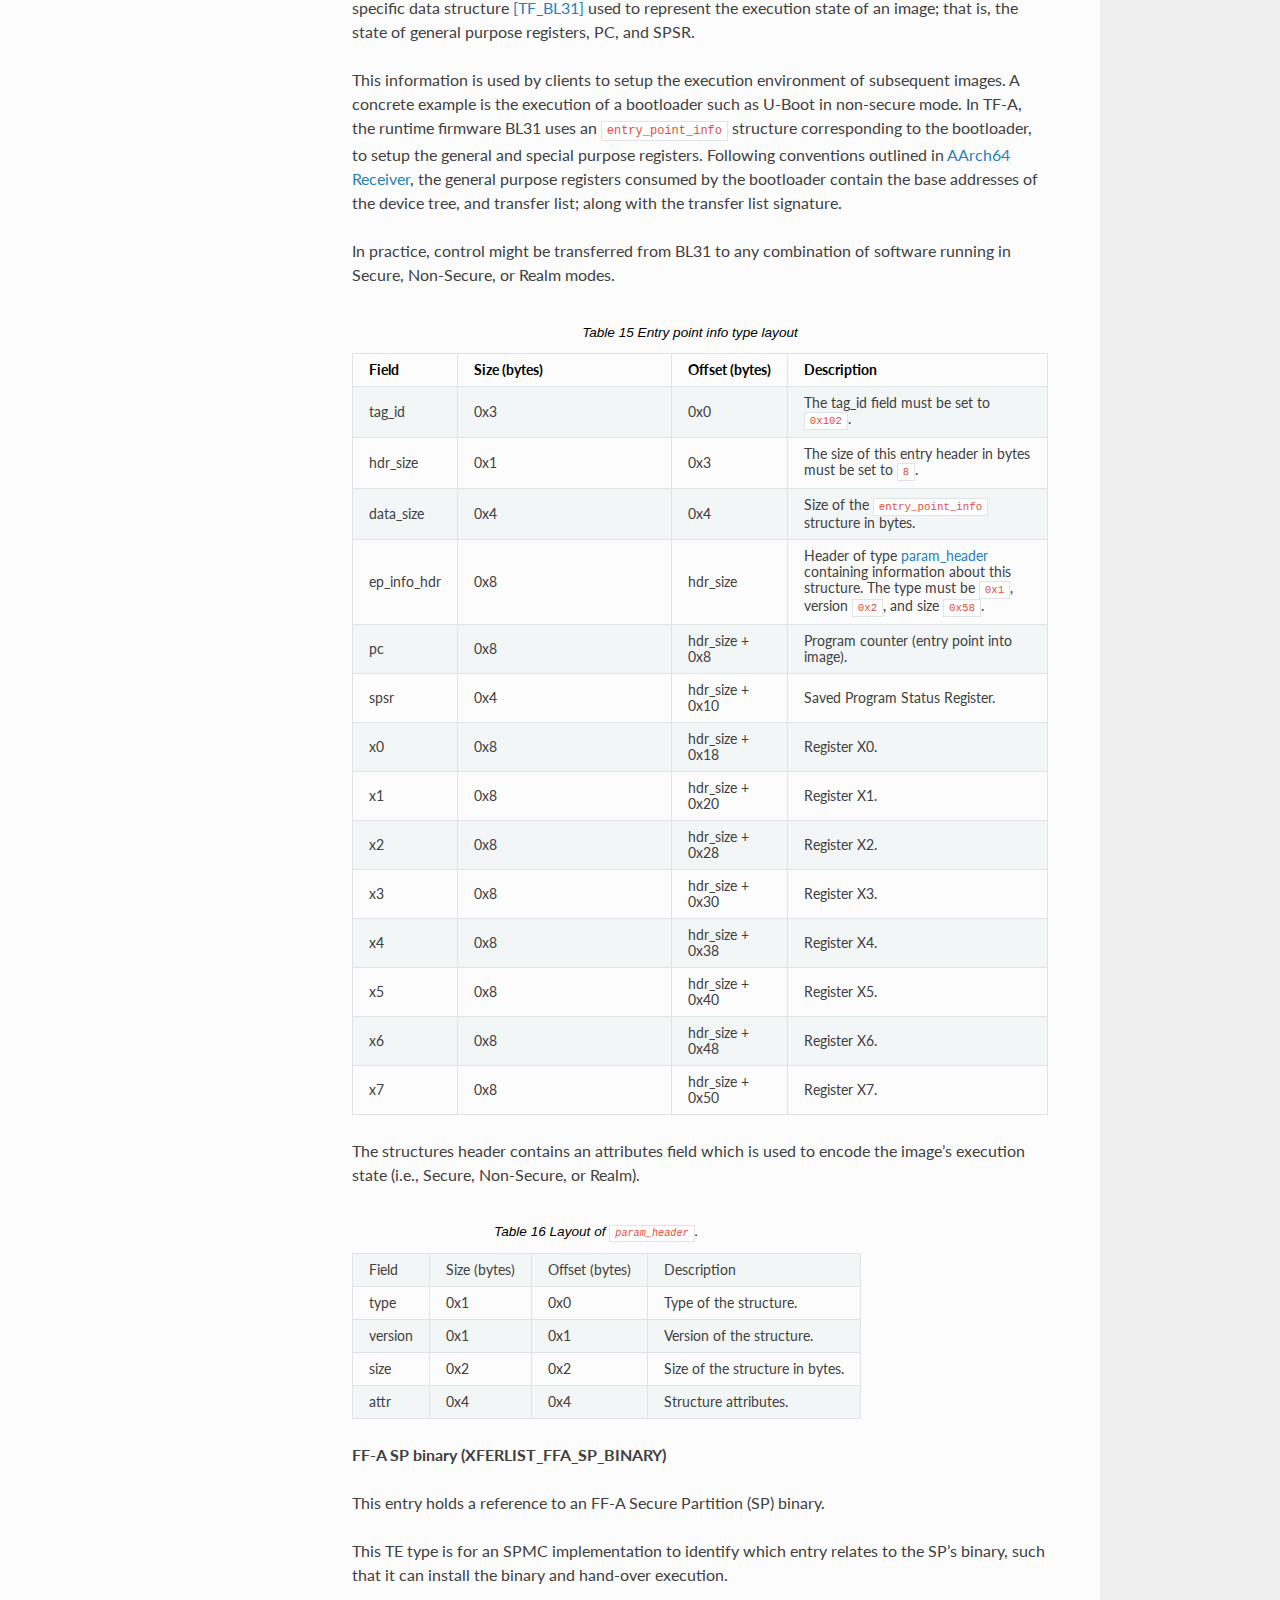
<file: main/transfer_list.html>
<!DOCTYPE html>
<html class="writer-html5" lang="en" data-content_root="./">
<head>
  <meta charset="utf-8" /><meta name="viewport" content="width=device-width, initial-scale=1" />

  <meta name="viewport" content="width=device-width, initial-scale=1.0" />
  <title>2. Transfer list &mdash; Firmware Handoff 1.0 documentation</title>
      <link rel="stylesheet" type="text/css" href="_static/pygments.css?v=80d5e7a1" />
      <link rel="stylesheet" type="text/css" href="_static/css/theme.css?v=86f27845" />
      <link rel="stylesheet" type="text/css" href="_static/css/custom.css?v=aecbe2af" />

  
  
        <script src="_static/jquery.js?v=8dae8fb0"></script>
        <script src="_static/_sphinx_javascript_frameworks_compat.js?v=2cd50e6c"></script>
        <script src="_static/documentation_options.js?v=f2a433a1"></script>
        <script src="_static/doctools.js?v=888ff710"></script>
        <script src="_static/sphinx_highlight.js?v=dc90522c"></script>
    <script src="_static/js/theme.js"></script>
    <link rel="index" title="Index" href="genindex.html" />
    <link rel="search" title="Search" href="search.html" />
    <link rel="next" title="3. Register usage at handoff boundary" href="register_conventions.html" />
    <link rel="prev" title="1. Introduction" href="introduction.html" /> 
</head>

<body class="wy-body-for-nav"> 
  <div class="wy-grid-for-nav">
    <nav data-toggle="wy-nav-shift" class="wy-nav-side">
      <div class="wy-side-scroll">
        <div class="wy-side-nav-search" >

          
          
          <a href="index.html" class="icon icon-home">
            Firmware Handoff
          </a>
              <div class="version">
                1.0
              </div>
<div role="search">
  <form id="rtd-search-form" class="wy-form" action="search.html" method="get">
    <input type="text" name="q" placeholder="Search docs" aria-label="Search docs" />
    <input type="hidden" name="check_keywords" value="yes" />
    <input type="hidden" name="area" value="default" />
  </form>
</div>
        </div><div class="wy-menu wy-menu-vertical" data-spy="affix" role="navigation" aria-label="Navigation menu">
              <p class="caption" role="heading"><span class="caption-text">Contents</span></p>
<ul class="current">
<li class="toctree-l1"><a class="reference internal" href="introduction.html">1. Introduction</a></li>
<li class="toctree-l1 current"><a class="current reference internal" href="#">2. Transfer list</a><ul>
<li class="toctree-l2"><a class="reference internal" href="#transfer-list-requirements">2.1. Transfer list requirements</a></li>
<li class="toctree-l2"><a class="reference internal" href="#transfer-list-header">2.2. Transfer list header</a><ul>
<li class="toctree-l3"><a class="reference internal" href="#tl-flags">2.2.1. TL Flags</a></li>
</ul>
</li>
<li class="toctree-l2"><a class="reference internal" href="#tl-entry-header">2.3. TL entry header</a></li>
<li class="toctree-l2"><a class="reference internal" href="#tl-contents">2.4. TL Contents</a></li>
<li class="toctree-l2"><a class="reference internal" href="#entry-type-allocation">2.5. Entry-type allocation</a></li>
<li class="toctree-l2"><a class="reference internal" href="#standard-operations">2.6. Standard operations</a><ul>
<li class="toctree-l3"><a class="reference internal" href="#validating-a-tl-header">2.6.1. Validating a TL header</a></li>
<li class="toctree-l3"><a class="reference internal" href="#reading-a-tl">2.6.2. Reading a TL</a></li>
<li class="toctree-l3"><a class="reference internal" href="#adding-a-new-te">2.6.3. Adding a new TE</a></li>
<li class="toctree-l3"><a class="reference internal" href="#adding-a-new-te-with-special-data-alignment-requirement">2.6.4. Adding a new TE with special data alignment requirement</a></li>
<li class="toctree-l3"><a class="reference internal" href="#creating-a-tl">2.6.5. Creating a TL</a></li>
<li class="toctree-l3"><a class="reference internal" href="#relocating-a-tl">2.6.6. Relocating a TL</a></li>
</ul>
</li>
<li class="toctree-l2"><a class="reference internal" href="#standard-transfer-entries">2.7. Standard transfer entries</a><ul>
<li class="toctree-l3"><a class="reference internal" href="#empty-entry-layout-xferlist-void">2.7.1. Empty entry layout (XFERLIST_VOID)</a></li>
<li class="toctree-l3"><a class="reference internal" href="#fdt-entry-layout-xferlist-fdt">2.7.2. FDT entry layout (XFERLIST_FDT)</a></li>
<li class="toctree-l3"><a class="reference internal" href="#hob-block-entry-layout-xferlist-hob-b">2.7.3. HOB block entry layout (XFERLIST_HOB_B)</a></li>
<li class="toctree-l3"><a class="reference internal" href="#hob-list-entry-layout-xferlist-hob-l">2.7.4. HOB list entry layout (XFERLIST_HOB_L)</a></li>
<li class="toctree-l3"><a class="reference internal" href="#acpi-table-aggregate-entry-layout-xferlist-acpi-aggr">2.7.5. ACPI table aggregate entry layout (XFERLIST_ACPI_AGGR)</a></li>
<li class="toctree-l3"><a class="reference internal" href="#tpm-event-log-table-entry-layout-xferlist-evlog">2.7.6. TPM event log table entry layout (XFERLIST_EVLOG)</a></li>
<li class="toctree-l3"><a class="reference internal" href="#tpm-crb-base-address-table-entry-layout-xferlist-tpm-crb-base">2.7.7. TPM CRB base address table entry layout (XFERLIST_TPM_CRB_BASE)</a></li>
<li class="toctree-l3"><a class="reference internal" href="#entries-related-to-trusted-firmware">2.7.8. Entries related to Trusted Firmware</a></li>
</ul>
</li>
</ul>
</li>
<li class="toctree-l1"><a class="reference internal" href="register_conventions.html">3. Register usage at handoff boundary</a></li>
<li class="toctree-l1"><a class="reference internal" href="references.html">4. References</a></li>
<li class="toctree-l1"><a class="reference internal" href="glossary.html">5. Glossary</a></li>
</ul>

        </div>
      </div>
    </nav>

    <section data-toggle="wy-nav-shift" class="wy-nav-content-wrap"><nav class="wy-nav-top" aria-label="Mobile navigation menu" >
          <i data-toggle="wy-nav-top" class="fa fa-bars"></i>
          <a href="index.html">Firmware Handoff</a>
      </nav>

      <div class="wy-nav-content">
        <div class="rst-content">
          <div role="navigation" aria-label="Page navigation">
  <ul class="wy-breadcrumbs">
      <li><a href="index.html" class="icon icon-home" aria-label="Home"></a></li>
      <li class="breadcrumb-item active"><span class="section-number">2. </span>Transfer list</li>
      <li class="wy-breadcrumbs-aside">
            <a href="_sources/transfer_list.rst.txt" rel="nofollow"> View page source</a>
      </li>
  </ul>
  <hr/>
</div>
          <div role="main" class="document" itemscope="itemscope" itemtype="http://schema.org/Article">
           <div itemprop="articleBody">
             
  <section id="transfer-list">
<span id="sec-tl"></span><h1><span class="section-number">2. </span>Transfer list<a class="headerlink" href="#transfer-list" title="Link to this heading"></a></h1>
<p>The TL must have a TL header which must be followed by one or more Transfer
Entries (TE). The whole TL must be contiguous in physical address space. The TL
header and all the TEs are 8-byte aligned (we use <code class="code docutils literal notranslate"><span class="pre">align8()</span></code> to denote this).
The TL header specifies the number of bytes occupied by the
TL. The TEs are defined in <a class="reference internal" href="#sec-tl-entry-hdr"><span class="std std-numref">Section 2.3</span></a> and
<a class="reference internal" href="#sec-std-entries"><span class="std std-numref">Section 2.7</span></a>. Each TE carries a header which contains an
identifier, <code class="code docutils literal notranslate"><span class="pre">tag_id</span></code>, that must be used to determine the content of the associated
TE. The TL header is located at <code class="code docutils literal notranslate"><span class="pre">tl_base_pa</span></code>. The <code class="code docutils literal notranslate"><span class="pre">tl_base_pa</span></code> is passed in the
register allocated for that handoff boundary (as specified in
<a class="reference internal" href="register_conventions.html#handoff-arch-bindings"><span class="std std-numref">Section 3</span></a>). A
depiction of the TL is present in <a class="reference internal" href="#fig-list"><span class="std std-numref">Fig. 2</span></a> , there the first TE in
the list (TE[0]) is shown to start at the end of the TL header
(<code class="code docutils literal notranslate"><span class="pre">tl_base_pa</span> <span class="pre">+</span> <span class="pre">8</span></code>). The second TE in the list (TE[1]) starts at the next multiple
of 8, after the end of the TE[0].</p>
<figure class="align-default" id="id18">
<span id="fig-list"></span><a class="reference internal image-reference" href="_images/handoff_list_diagram.svg"><img alt="Transfer list example" height="498" src="_images/handoff_list_diagram.svg" width="627" /></a>
<figcaption>
<p><span class="caption-number">Fig. 2 </span><span class="caption-text">Transfer list example</span><a class="headerlink" href="#id18" title="Link to this image"></a></p>
</figcaption>
</figure>
<section id="transfer-list-requirements">
<h2><span class="section-number">2.1. </span>Transfer list requirements<a class="headerlink" href="#transfer-list-requirements" title="Link to this heading"></a></h2>
<p><strong>R1:</strong> The <code class="code docutils literal notranslate"><span class="pre">tl_base_pa</span></code> address must be non-zero and at an 8-byte aligned boundary.</p>
<p><strong>R2:</strong> All fields defined in this specification must be stored in memory with little-endian byte order.</p>
<p><strong>R3:</strong> The base address of a TE must be the 8-byte aligned address immediately after the end of the previous entry (or TL header, if the TE is the first entry on the TL).</p>
<p><strong>R4:</strong> When relocating the TL, the offset from <code class="code docutils literal notranslate"><span class="pre">tl_base_pa</span></code> to the nearest alignment boundary specified by the <code class="code docutils literal notranslate"><span class="pre">alignment</span></code> field in the TL header must be preserved.</p>
</section>
<section id="transfer-list-header">
<h2><span class="section-number">2.2. </span>Transfer list header<a class="headerlink" href="#transfer-list-header" title="Link to this heading"></a></h2>
<p>A TL must begin with a TL header. The layout of the TL header is shown in
<a class="reference internal" href="#tab-tl-header"><span class="std std-numref">Table 1</span></a>.  The presence of a TL header may be verified by
inspecting the signature field which must contain the <code class="code docutils literal notranslate"><span class="pre">0x4a0f_b10b</span></code> value.  The
version field determines the contents of the handoff start header. The version
will only be changed, by an update to this specification, when new TL header or
TE header fields are defined (i.e. not when allocating new tag IDs), and all
changes will be backwards-compatible to older readers.</p>
<span id="tab-tl-header"></span><table class="docutils align-default" id="id19">
<caption><span class="caption-number">Table 1 </span><span class="caption-text">TL header</span><a class="headerlink" href="#id19" title="Link to this table"></a></caption>
<colgroup>
<col style="width: 13.3%" />
<col style="width: 13.3%" />
<col style="width: 13.3%" />
<col style="width: 60.0%" />
</colgroup>
<thead>
<tr class="row-odd"><th class="head"><p>Field</p></th>
<th class="head"><p>Size (bytes)</p></th>
<th class="head"><p>Offset (bytes)</p></th>
<th class="head"><p>Description</p></th>
</tr>
</thead>
<tbody>
<tr class="row-even"><td><p>signature</p></td>
<td><p>0x4</p></td>
<td><p>0x0</p></td>
<td><p>The value of signature must be <code class="code docutils literal notranslate"><span class="pre">0x4a0f_b10b</span></code>.</p></td>
</tr>
<tr class="row-odd"><td><p>checksum</p></td>
<td><p>0x1</p></td>
<td><p>0x4</p></td>
<td><p>If enabled by the flags, the checksum is used to provide basic protection against something overwriting the TL in memory. The checksum is set to a value such that the xor over every byte in the {<code class="code docutils literal notranslate"><span class="pre">tl_base_pa</span></code>, …, <code class="code docutils literal notranslate"><span class="pre">tl_base_pa</span> <span class="pre">+</span> <span class="pre">used_size</span> <span class="pre">-</span> <span class="pre">1</span></code>} address range, is equal to <code class="code docutils literal notranslate"><span class="pre">0</span></code>. For the purposes of this calculation, the value of this checksum field in the TL header must be assumed as <code class="code docutils literal notranslate"><span class="pre">0</span></code>. Note that the checksum must include the TL header, all TEs and the inter-TE padding, but must not include the range reserved for future TE additions up to total_size. The values of inter-TE padding bytes are not defined by this specification and may be uninitialized memory. (This means that multiple TLs with exactly the same size and contents may still have different checksum values.). If checksums are not used, this must be <code class="code docutils literal notranslate"><span class="pre">0</span></code>.</p></td>
</tr>
<tr class="row-even"><td><p>version</p></td>
<td><p>0x1</p></td>
<td><p>0x5</p></td>
<td><p>The version of the TL header. This field must be set to <code class="code docutils literal notranslate"><span class="pre">0x1</span></code> for the TL header layout described in this version of the table. Code that encounters a TL with a version higher than it knows to support may still read the TL and all its TEs, and assume that it is backwards-compatible to previous versions (ignoring any extra bytes in a potentially larger TL or TE header). However, code may not append new entries to a TL unless it knows how to append entries for the specified version.</p></td>
</tr>
<tr class="row-odd"><td><p>hdr_size</p></td>
<td><p>0x1</p></td>
<td><p>0x6</p></td>
<td><p>The size of this TL header in bytes. This field is set to <code class="code docutils literal notranslate"><span class="pre">0x18</span></code> for the TL header layout described in this version of the table.</p></td>
</tr>
<tr class="row-even"><td><p>alignment</p></td>
<td><p>0x1</p></td>
<td><p>0x7</p></td>
<td><p>The maximum alignment required by any TE in the TL, specified as a power of two. For a newly created TL, the alignment requirement is <code class="code docutils literal notranslate"><span class="pre">8</span></code> so this value should be set to <code class="code docutils literal notranslate"><span class="pre">3</span></code>. It must be updated whenever a new TE is added with a larger requirement than the current value.</p></td>
</tr>
<tr class="row-odd"><td><p>used_size</p></td>
<td><p>0x4</p></td>
<td><p>0x8</p></td>
<td><p>The number of bytes within the TL that are used by TEs. This field accounts for the size of the TL header plus the size of all the entries contained in the TL. It must be a multiple of <code class="code docutils literal notranslate"><span class="pre">8</span></code> (i.e. it includes the inter-TE padding after the end of the last TE). This field must be updated when any entry is added to the TL.</p></td>
</tr>
<tr class="row-even"><td><p>total_size</p></td>
<td><p>0x4</p></td>
<td><p>0xc</p></td>
<td><p>The number of bytes occupied by the entire TL, including any spare space at the end, after <code class="code docutils literal notranslate"><span class="pre">used_size</span></code>. Any entry producer must check if there is sufficient space before adding an entry to the list. Firmware can resize and/or relocate the TL and update this field accordingly, provided that the TL requirements are respected. This field must be a multiple of <code class="code docutils literal notranslate"><span class="pre">8</span></code>.</p></td>
</tr>
<tr class="row-odd"><td><p>flags</p></td>
<td><p>0x4</p></td>
<td><p>0x10</p></td>
<td><p>Flags word. See below for contents.</p></td>
</tr>
<tr class="row-even"><td><p>reserved</p></td>
<td><p>0x4</p></td>
<td><p>0x14</p></td>
<td><p>Reserved word. Must be set to <code class="code docutils literal notranslate"><span class="pre">0</span></code> or ignored.</p></td>
</tr>
</tbody>
</table>
<section id="tl-flags">
<h3><span class="section-number">2.2.1. </span>TL Flags<a class="headerlink" href="#tl-flags" title="Link to this heading"></a></h3>
<p>The TL flags word is intended to signal properties relating to the TL as a
whole. Future flag values may be added according to the rules of the <code class="code docutils literal notranslate"><span class="pre">version</span></code>
field.</p>
<table class="docutils align-default" id="id20">
<caption><span class="caption-number">Table 2 </span><span class="caption-text">Flags</span><a class="headerlink" href="#id20" title="Link to this table"></a></caption>
<colgroup>
<col style="width: 16.7%" />
<col style="width: 16.7%" />
<col style="width: 66.7%" />
</colgroup>
<thead>
<tr class="row-odd"><th class="head"><p>Bit</p></th>
<th class="head"><p>Name</p></th>
<th class="head"><p>Description</p></th>
</tr>
</thead>
<tbody>
<tr class="row-even"><td><p>0</p></td>
<td><p>has_checksum</p></td>
<td><p>A value of <code class="code docutils literal notranslate"><span class="pre">1</span></code> (true) indicates that this TL uses checksums. The checksum
field must be valid at the point of handoff.</p></td>
</tr>
<tr class="row-odd"><td><p>31:1</p></td>
<td><p>unused</p></td>
<td><p>Reserved for future use. Must be <code class="code docutils literal notranslate"><span class="pre">0</span></code>.</p></td>
</tr>
</tbody>
</table>
</section>
</section>
<section id="tl-entry-header">
<span id="sec-tl-entry-hdr"></span><h2><span class="section-number">2.3. </span>TL entry header<a class="headerlink" href="#tl-entry-header" title="Link to this heading"></a></h2>
<p>All TEs must start with an entry header followed by a data section.</p>
<p>Note: the size of an entry (hdr_size + data_size) is not mandatorily an 8-byte
multiple. When traversing the TL firmware must compute the next TE address following
R3.</p>
<p>For example, assume the current TE is <code class="code docutils literal notranslate"><span class="pre">te</span></code> and its address is <code class="code docutils literal notranslate"><span class="pre">te_base_addr</span></code>.  Using
C language notation, a derivation of the base address of the next TE
(next_base_addr) is the following:</p>
<div class="highlight-C notranslate"><div class="highlight"><pre><span></span><span class="n">next_base_addr</span><span class="w"> </span><span class="o">=</span><span class="w"> </span><span class="n">align8</span><span class="p">(</span><span class="n">te_base_addr</span><span class="w"> </span><span class="o">+</span><span class="w"> </span><span class="n">te</span><span class="p">.</span><span class="n">hdr_size</span><span class="w"> </span><span class="o">+</span><span class="w"> </span><span class="n">te</span><span class="p">.</span><span class="n">data_size</span><span class="p">)</span>
</pre></div>
</div>
<p>The TE header is defined in <a class="reference internal" href="#tab-te-header"><span class="std std-numref">Table 3</span></a>.</p>
<span id="tab-te-header"></span><table class="docutils align-default" id="id21">
<caption><span class="caption-number">Table 3 </span><span class="caption-text">TE header</span><a class="headerlink" href="#id21" title="Link to this table"></a></caption>
<colgroup>
<col style="width: 14.3%" />
<col style="width: 14.3%" />
<col style="width: 14.3%" />
<col style="width: 57.1%" />
</colgroup>
<thead>
<tr class="row-odd"><th class="head"><p>Field</p></th>
<th class="head"><p>Size (bytes)</p></th>
<th class="head"><p>Offset (bytes)</p></th>
<th class="head"><p>Description</p></th>
</tr>
</thead>
<tbody>
<tr class="row-even"><td><p>tag_id</p></td>
<td><p>0x3</p></td>
<td><p>0x0</p></td>
<td><p>The entry type identifier.</p></td>
</tr>
<tr class="row-odd"><td><p>hdr_size</p></td>
<td><p>0x1</p></td>
<td><p>0x3</p></td>
<td><p>The size of this entry header in bytes. This field must be set to <code class="code docutils literal notranslate"><span class="pre">8</span></code> for the TE header layout described in this version of the table.</p></td>
</tr>
<tr class="row-even"><td><p>data_size</p></td>
<td><p>0x4</p></td>
<td><p>0x4</p></td>
<td><p>The exact size of the data content in bytes, not including inter-TE padding. May be <code class="code docutils literal notranslate"><span class="pre">0</span></code>.</p></td>
</tr>
</tbody>
</table>
</section>
<section id="tl-contents">
<h2><span class="section-number">2.4. </span>TL Contents<a class="headerlink" href="#tl-contents" title="Link to this heading"></a></h2>
<p>Tags are expected to have a simple layout (representable by a C structure) and
each tag should only represent data for a single logical concept. Data for
multiple distinct concepts should be split across different tags, even if
they’re always expected to appear together on the first platform adding the tag
(to encourage reusability in different situations). Alternatively, complex data
may be represented in a different kind of well-established handoff data
structure (e.g. FDT <a class="reference internal" href="references.html#dt" id="id1"><span>[DT]</span></a>, HOB <a class="reference internal" href="references.html#pi" id="id2"><span>[PI]</span></a>) that is inserted into the TL as a single
TE. Tag layouts (including the meaning of all
fields) are considered stable after being added to this specification and must
never be changed in a backwards-incompatible way. If a backwards-incompatible
change is desired, a new tag ID should be allocated for the new version of the
layout instead.</p>
<p>Tag layouts may be changed in a backwards-compatible manner by allowing new
valid values in existing fields (including reserved fields), as long as the
original layout definition clearly defined how unknown values in those fields
should be handled, and the rest of the TE would still be considered valid and
correct for older readers that consider the new values unknown. TE layouts may
also be expanded by adding new fields at the end, with the same restrictions.
TEs should not contain explicit version numbers and instead just use the
<code class="code docutils literal notranslate"><span class="pre">data_size</span></code> value to infer how many fields exist. TE layouts which have been
changed like this must clearly document which fields or valid values were added
at a later time, and in what order.</p>
<p>It is strongly recommended that entries of a given type are
unique in the TL. If firmware designs require multiple TE instances of a given
type, then that TE type definition should provide sufficient information for
the TE consumer to disambiguate between all TE instances. That information can
be, for example, a sub-type field or contained within a self-describing data
blob.</p>
<p>The TL must not hold pointers or addresses within its entries, which refer to
anything in the TL. These can make it difficult to relocate the TL. TL
relocation typically happens in later phases of the boot when there is more
memory available, which is needed for adding larger entries.</p>
<p>The TL may hold pointers or addresses which refer to regions outside the TL, if
this is necessary. For example, the MMIO address of a device may be included in
a TE. But in general, pointers and addresses should be avoided. Instead, the
data structure itself should generally be contained within the TL. This approach
provides the greatest flexibility for later boot stages to handle memory as they
wish, since relocating the TL is fairly simple and self-contained, without
needing to consider relocating other data structures strewn around the memory.</p>
<p>Where pointers or addresses are needed due to some project-specific restriction,
a separate TE should generally be created for that purpose, rather than mixing
pointers with other data. Of course there may be exceptions where two pointers
belong together, or there is a pointer and a size which belong together. In any
case, the PR should clearly document the need for these pointers.</p>
</section>
<section id="entry-type-allocation">
<h2><span class="section-number">2.5. </span>Entry-type allocation<a class="headerlink" href="#entry-type-allocation" title="Link to this heading"></a></h2>
<p>Tag IDs must be allocated in this specification before use. A new tag ID can be
allocated by submitting a pull request to this repository that adds a
description of the respective TE data layout to this specification. Tag IDs do
not have to be allocated in order. Submitters are encouraged to try to group
tag IDs together in logical clusters at 16 or 256-aligned boundaries (e.g. all
tags related to a particular chipset or to a particular firmware project could
use adjacent tag numbers), but there are no predefined ranges and no
reservations of tag ranges for specific use.</p>
<p>The <code class="code docutils literal notranslate"><span class="pre">{0xff_f000,</span> <span class="pre">...,</span> <span class="pre">0xff_ffff}</span></code> range is reserved for non-standardized use.
Anyone is free to use tags from that range for any custom TE layout without
adding their definitions to this specification first. The use of this range is
<em>strongly discouraged</em> for anything other than local experiments or code that
will only ever be used in closed-source components owned by the entity
controlling the entire final firmware image. In particular, a creator of a TE
that just contains platform-specific data or internal structures specific to
a single firmware implementation, should allocate a standardized tag for it
in this specification – using the non-standardized range is strongly
discouraged. Since standards often emerge organically, the goal is to
create unique tag IDs for everything just in case it turns out to be useful in
more applications than initially anticipated. Basically, whenever you’re
submitting code for a new TE layout to any public open-source project, that’s
probably a good indication that you should allocate a tag ID for it in this
specification.</p>
<span id="tab-tag-id-ranges"></span><table class="docutils align-default" id="id22">
<caption><span class="caption-number">Table 4 </span><span class="caption-text">Tag ID ranges</span><a class="headerlink" href="#id22" title="Link to this table"></a></caption>
<colgroup>
<col style="width: 27.3%" />
<col style="width: 72.7%" />
</colgroup>
<thead>
<tr class="row-odd"><th class="head"><p>tag ID range</p></th>
<th class="head"><p>Description</p></th>
</tr>
</thead>
<tbody>
<tr class="row-even"><td><p>0x0 – 0x7f_ffff</p></td>
<td><p>Standardized range. Any tag ID in this range must first be allocated in this specification before being used. The allocation of the tag ID requires the entry layout to be defined as well.</p></td>
</tr>
<tr class="row-odd"><td><p>0x80_0000 – 0xff_efff</p></td>
<td><p>Reserved. (Can later be used to extend standardized range if necessary.)</p></td>
</tr>
<tr class="row-even"><td><p>0xff_f000 – 0xff_ffff</p></td>
<td><p>Non-standardized range. Tag IDs in this range may be used without allocation in this specification. This range should not be used for anything other than local experimentation or closed-source components that are entirely under the control of a single platform firmware integrator. Tags in this range are not tracked in this repository and PRs to add tag definitions for this range will not be accepted.</p></td>
</tr>
</tbody>
</table>
</section>
<section id="standard-operations">
<span id="sec-operations"></span><h2><span class="section-number">2.6. </span>Standard operations<a class="headerlink" href="#standard-operations" title="Link to this heading"></a></h2>
<p>This section describes the valid operations that may be performed on a TL in
more detail, in order to clarify how to use the various fields and to serve as a
guideline for implementation.</p>
<section id="validating-a-tl-header">
<h3><span class="section-number">2.6.1. </span>Validating a TL header<a class="headerlink" href="#validating-a-tl-header" title="Link to this heading"></a></h3>
<p>Inputs:</p>
<ul class="simple">
<li><p><code class="code docutils literal notranslate"><span class="pre">tl_base_addr</span></code>: Base address of the existing TL.</p></li>
</ul>
<ol class="arabic simple">
<li><p>Compare <code class="code docutils literal notranslate"><span class="pre">tl.signature</span></code> (<code class="code docutils literal notranslate"><span class="pre">tl_base_addr</span> <span class="pre">+</span> <span class="pre">0x0</span></code>) to <code class="code docutils literal notranslate"><span class="pre">0x4a0f_b10b</span></code>. On a mismatch,
abort (this is not a valid TL).</p></li>
<li><p>Compare <code class="code docutils literal notranslate"><span class="pre">tl.version</span></code> (<code class="code docutils literal notranslate"><span class="pre">tl_base_addr</span> <span class="pre">+</span> <span class="pre">0x5</span></code>) to the expected version
(currently <code class="code docutils literal notranslate"><span class="pre">0x1</span></code>). If there is an exact match, the TL is valid
for all operations outlined in this section. If <code class="code docutils literal notranslate"><span class="pre">tl.version</span></code> is larger, the
TL is valid for reading but must not be modified or relocated. If
<code class="code docutils literal notranslate"><span class="pre">tl.version</span></code> is smaller, either abort or switch to code designed to
interpret the respective previous version of this specification (note that
the version number <code class="code docutils literal notranslate"><span class="pre">0x0</span></code> is illegal and processing should always abort if it
is found).</p></li>
<li><p><em>(optional)</em> Check that <code class="code docutils literal notranslate"><span class="pre">tl.used_size</span></code> (<code class="code docutils literal notranslate"><span class="pre">tl_base_addr</span> <span class="pre">+</span> <span class="pre">0x8</span></code>) is smaller or equal
to <code class="code docutils literal notranslate"><span class="pre">tl.total_size</span></code> (<code class="code docutils literal notranslate"><span class="pre">tl_base_addr</span> <span class="pre">+</span> <span class="pre">0xc</span></code>), and that <code class="code docutils literal notranslate"><span class="pre">tl.total_size</span></code> is smaller or
equal to the size of the total area reserved for the TL (if known). If not,
abort (TL is corrupted).</p></li>
<li><p><em>(optional)</em> If <code class="code docutils literal notranslate"><span class="pre">has_checksum</span></code>, check that the xor of <code class="code docutils literal notranslate"><span class="pre">tl.used_size</span></code> bytes
starting at <code class="code docutils literal notranslate"><span class="pre">tl_base_addr</span></code> is 0x0. If not, abort (TL is corrupted).</p></li>
</ol>
</section>
<section id="reading-a-tl">
<h3><span class="section-number">2.6.2. </span>Reading a TL<a class="headerlink" href="#reading-a-tl" title="Link to this heading"></a></h3>
<p>Inputs:</p>
<ul class="simple">
<li><p><code class="code docutils literal notranslate"><span class="pre">tl_base_addr</span></code>: Base address of the existing TL.</p></li>
</ul>
<ol class="arabic simple">
<li><p>Calculate <code class="code docutils literal notranslate"><span class="pre">te_base_addr</span></code> as <code class="code docutils literal notranslate"><span class="pre">align8(tl_base_addr</span> <span class="pre">+</span> <span class="pre">tl.hdr_size)</span></code>. (Do not
hardcode the value for <code class="code docutils literal notranslate"><span class="pre">tl.hdr_size</span></code>!)</p></li>
<li><p>While <code class="code docutils literal notranslate"><span class="pre">te_base_addr</span> <span class="pre">-</span> <span class="pre">tl_base_addr</span></code> is smaller or equal to <code class="code docutils literal notranslate"><span class="pre">tl.used_size</span></code>:</p>
<ol class="arabic simple">
<li><p><em>(optional)</em> Check that <code class="code docutils literal notranslate"><span class="pre">te_base_addr</span> <span class="pre">+</span> <span class="pre">te.hdr_size</span> <span class="pre">+</span> <span class="pre">te.data_size</span> <span class="pre">-</span> <span class="pre">tl_base_addr</span></code>
is smaller or equal to <code class="code docutils literal notranslate"><span class="pre">tl.used_size</span></code>, otherwise abort (the TL is corrupted).</p></li>
<li><p>If <code class="code docutils literal notranslate"><span class="pre">te.tag_id</span></code> (<code class="code docutils literal notranslate"><span class="pre">te_base_addr</span> <span class="pre">+</span> <span class="pre">0x0</span></code>) is a known tag, interpret the data
at <code class="code docutils literal notranslate"><span class="pre">te_base_addr</span> <span class="pre">+</span> <span class="pre">te.hdr_size</span></code> accordingly. (Do not hardcode the value
for <code class="code docutils literal notranslate"><span class="pre">te.hdr_size</span></code>, even for known tags!) Otherwise, ignore the tag and
proceed with the next step.</p></li>
<li><p>Add <code class="code docutils literal notranslate"><span class="pre">align8(te.hdr_size</span> <span class="pre">+</span> <span class="pre">te.data_size)</span></code> to <code class="code docutils literal notranslate"><span class="pre">te_base_addr</span></code>.</p></li>
</ol>
</li>
</ol>
</section>
<section id="adding-a-new-te">
<h3><span class="section-number">2.6.3. </span>Adding a new TE<a class="headerlink" href="#adding-a-new-te" title="Link to this heading"></a></h3>
<p>Inputs:</p>
<ul class="simple">
<li><p><code class="code docutils literal notranslate"><span class="pre">tl_base_addr</span></code>: Base address of the TL to add a TE to.</p></li>
<li><p><code class="code docutils literal notranslate"><span class="pre">new_tag_id</span></code>: ID number of the tag for the new TE.</p></li>
<li><p><code class="code docutils literal notranslate"><span class="pre">new_data_size</span></code>: Size in bytes of the data to be encapsulated in the TE.</p></li>
<li><p>[data]: Data to be copied into the TE or generated on the fly.</p></li>
</ul>
<ol class="arabic simple">
<li><p><em>(optional)</em> Follow the steps in <a class="reference internal" href="#reading-a-tl">Reading a TL</a> to look for a TE where
<code class="code docutils literal notranslate"><span class="pre">te.tag_id</span></code> is <code class="code docutils literal notranslate"><span class="pre">0x0</span></code> (XFERLIST_VOID) and <code class="code docutils literal notranslate"><span class="pre">te.data_size</span></code> is greater or equal
to <code class="code docutils literal notranslate"><span class="pre">new_data_size</span></code>. If found:</p>
<ol class="arabic simple">
<li><p>Remember <code class="code docutils literal notranslate"><span class="pre">te.data_size</span></code> as <code class="code docutils literal notranslate"><span class="pre">old_void_data_size</span></code>.</p></li>
<li><p>Use the <code class="code docutils literal notranslate"><span class="pre">te_base_addr</span></code> of this tag for the rest of the operation.</p></li>
<li><p>If <code class="code docutils literal notranslate"><span class="pre">has_checksum</span></code>, xor the <code class="code docutils literal notranslate"><span class="pre">align8(new_data_size</span> <span class="pre">+</span> <span class="pre">0x8)</span></code> bytes starting at
<code class="code docutils literal notranslate"><span class="pre">te_base_addr</span></code> with <code class="code docutils literal notranslate"><span class="pre">tl.checksum</span></code>.</p></li>
<li><p>Skip the next step (step 2) with all its substeps.</p></li>
</ol>
</li>
<li><p>Calculate <code class="code docutils literal notranslate"><span class="pre">te_base_addr</span></code> as <code class="code docutils literal notranslate"><span class="pre">tl_base_addr</span> <span class="pre">+</span> <span class="pre">tl.used_size</span></code>.</p>
<ol class="arabic simple">
<li><p>If <code class="code docutils literal notranslate"><span class="pre">tl.total_size</span> <span class="pre">-</span> <span class="pre">tl.used_size</span></code> is smaller than <code class="code docutils literal notranslate"><span class="pre">align8(new_data_size</span> <span class="pre">+</span> <span class="pre">0x8)</span></code>,
abort (not enough room to add TE).</p></li>
<li><p>If <code class="code docutils literal notranslate"><span class="pre">has_checksum</span></code>, xor the 4 bytes from <code class="code docutils literal notranslate"><span class="pre">tl_base_addr</span> <span class="pre">+</span> <span class="pre">0x8</span></code> with
<code class="code docutils literal notranslate"><span class="pre">tl_base_addr</span> <span class="pre">+</span> <span class="pre">0xc</span></code> from <code class="code docutils literal notranslate"><span class="pre">tl.checksum</span></code>.</p></li>
<li><p>Add <code class="code docutils literal notranslate"><span class="pre">align8(new_data_size</span> <span class="pre">+</span> <span class="pre">0x8)</span></code> to <code class="code docutils literal notranslate"><span class="pre">tl.used_size</span></code>.</p></li>
<li><p>If <code class="code docutils literal notranslate"><span class="pre">has_checksum</span></code>, xor the 4 bytes from <code class="code docutils literal notranslate"><span class="pre">tl_base_addr</span> <span class="pre">+</span> <span class="pre">0x8</span></code> to
<code class="code docutils literal notranslate"><span class="pre">tl_base_addr</span> <span class="pre">+</span> <span class="pre">0xc</span></code> with <code class="code docutils literal notranslate"><span class="pre">tl.checksum</span></code>.</p></li>
</ol>
</li>
<li><p>Set <code class="code docutils literal notranslate"><span class="pre">te.tag_id</span></code> (<code class="code docutils literal notranslate"><span class="pre">te_base_addr</span> <span class="pre">+</span> <span class="pre">0x0</span></code>) to <code class="code docutils literal notranslate"><span class="pre">new_tag_id</span></code>.</p></li>
<li><p>Set <code class="code docutils literal notranslate"><span class="pre">te.hdr_size</span></code> (<code class="code docutils literal notranslate"><span class="pre">te_base_addr</span> <span class="pre">+</span> <span class="pre">0x3</span></code>) to <code class="code docutils literal notranslate"><span class="pre">8</span></code>.</p></li>
<li><p>Set <code class="code docutils literal notranslate"><span class="pre">te.data_size</span></code> (<code class="code docutils literal notranslate"><span class="pre">te_base_addr</span> <span class="pre">+</span> <span class="pre">0x4</span></code>) to <code class="code docutils literal notranslate"><span class="pre">new_data_size</span></code>.</p></li>
<li><p>Copy or generate the TE data into <code class="code docutils literal notranslate"><span class="pre">te_base_addr</span> <span class="pre">+</span> <span class="pre">0x8</span></code>.</p></li>
<li><p>If <code class="code docutils literal notranslate"><span class="pre">has_checksum</span></code>, xor the <code class="code docutils literal notranslate"><span class="pre">align8(new_data_size</span> <span class="pre">+</span> <span class="pre">0x8)</span></code> bytes starting at
<code class="code docutils literal notranslate"><span class="pre">te_base_addr</span></code> with <code class="code docutils literal notranslate"><span class="pre">tl.checksum</span></code>.</p></li>
<li><p>If an existing XFERLIST_VOID TE was chosen to be overwritten in step 1, and
<code class="code docutils literal notranslate"><span class="pre">old_void_data_size</span> <span class="pre">-</span> <span class="pre">new_data_size</span></code> is greater or equal to <code class="code docutils literal notranslate"><span class="pre">0x8</span></code>:</p>
<ol class="arabic simple">
<li><p>Use <code class="code docutils literal notranslate"><span class="pre">te_base_addr</span> <span class="pre">+</span> <span class="pre">align8(new_data_size</span> <span class="pre">+</span> <span class="pre">0x8)</span></code> as the new <code class="code docutils literal notranslate"><span class="pre">te_base_addr</span></code>
for a new XFERLIST_VOID tag.</p></li>
<li><p>If <code class="code docutils literal notranslate"><span class="pre">has_checksum</span></code>, xor the 8 bytes from <code class="code docutils literal notranslate"><span class="pre">te_base_addr</span></code> to
<code class="code docutils literal notranslate"><span class="pre">te_base_addr</span> <span class="pre">+</span> <span class="pre">0x8</span></code> with <code class="code docutils literal notranslate"><span class="pre">tl.checksum</span></code>.</p></li>
<li><p>Set <code class="code docutils literal notranslate"><span class="pre">te.tag_id</span></code> (<code class="code docutils literal notranslate"><span class="pre">te_base_addr</span> <span class="pre">+</span> <span class="pre">0x0</span></code>) to <code class="code docutils literal notranslate"><span class="pre">0x0</span></code> (XFERLIST_VOID).</p></li>
<li><p>Set <code class="code docutils literal notranslate"><span class="pre">te.hdr_size</span></code> (<code class="code docutils literal notranslate"><span class="pre">te_base_addr</span> <span class="pre">+</span> <span class="pre">0x3</span></code>) to <code class="code docutils literal notranslate"><span class="pre">0x8</span></code>.</p></li>
<li><p>Set <code class="code docutils literal notranslate"><span class="pre">te.data_size</span></code> (<code class="code docutils literal notranslate"><span class="pre">te_base_addr</span> <span class="pre">+</span> <span class="pre">0x4</span></code>) to
<code class="code docutils literal notranslate"><span class="pre">old_void_data_size</span> <span class="pre">-</span> <span class="pre">align8(new_data_size)</span> <span class="pre">-</span> <span class="pre">0x8</span></code>.</p></li>
<li><p>If <code class="code docutils literal notranslate"><span class="pre">has_checksum</span></code>, xor the 8 bytes from <code class="code docutils literal notranslate"><span class="pre">te_base_addr</span></code> to
<code class="code docutils literal notranslate"><span class="pre">te_base_addr</span> <span class="pre">+</span> <span class="pre">0x8</span></code> with <code class="code docutils literal notranslate"><span class="pre">tl.checksum</span></code>.</p></li>
</ol>
</li>
</ol>
</section>
<section id="adding-a-new-te-with-special-data-alignment-requirement">
<h3><span class="section-number">2.6.4. </span>Adding a new TE with special data alignment requirement<a class="headerlink" href="#adding-a-new-te-with-special-data-alignment-requirement" title="Link to this heading"></a></h3>
<p>Inputs:</p>
<ul class="simple">
<li><p><code class="code docutils literal notranslate"><span class="pre">tl_base_addr</span></code>: Base address of the TL to add a TE to.</p></li>
<li><p><code class="code docutils literal notranslate"><span class="pre">new_tag_id</span></code>: ID number of the tag for the new TE.</p></li>
<li><p><code class="code docutils literal notranslate"><span class="pre">new_alignment</span></code>: The alignment boundary as a power of <code class="code docutils literal notranslate"><span class="pre">2</span></code> that the data must be aligned to.</p></li>
<li><p><code class="code docutils literal notranslate"><span class="pre">new_data_size</span></code>: Size in bytes of the data to be encapsulated in the TE.</p></li>
<li><p>[data]: Data to be copied into the TE or generated on the fly.</p></li>
</ul>
<ol class="arabic simple">
<li><p>Calculate <code class="code docutils literal notranslate"><span class="pre">alignment_mask</span></code> as <code class="code docutils literal notranslate"><span class="pre">(1</span> <span class="pre">&lt;&lt;</span> <span class="pre">new_alignment)</span> <span class="pre">-</span> <span class="pre">1</span></code>.</p></li>
<li><p>If <code class="code docutils literal notranslate"><span class="pre">(tl_base_addr</span> <span class="pre">+</span> <span class="pre">tl.used_size</span> <span class="pre">+</span> <span class="pre">0x8)</span> <span class="pre">&amp;</span> <span class="pre">alignment_mask</span></code> is not <code class="code docutils literal notranslate"><span class="pre">0x0</span></code>, follow the
steps in <a class="reference internal" href="#adding-a-new-te">Adding a new TE</a> with the following inputs (bypass the option to
overwrite an existing XFERLIST_VOID TE):</p>
<ol class="arabic simple">
<li><p><code class="code docutils literal notranslate"><span class="pre">tl_base_addr</span></code> remains the same</p></li>
<li><p><code class="code docutils literal notranslate"><span class="pre">new_tag_id</span></code> is <code class="code docutils literal notranslate"><span class="pre">0x0</span></code> (XFERLIST_VOID)</p></li>
<li><p><code class="code docutils literal notranslate"><span class="pre">new_data_size</span></code> is <code class="code docutils literal notranslate"><span class="pre">(1</span> <span class="pre">&lt;&lt;</span> <span class="pre">new_alignment)</span> <span class="pre">-</span> <span class="pre">((tl_base_addr</span> <span class="pre">+</span> <span class="pre">tl.used_size</span> <span class="pre">+</span> <span class="pre">0x8)</span> <span class="pre">&amp;</span> <span class="pre">alignment_mask)</span> <span class="pre">-</span> <span class="pre">0x8</span></code>.</p></li>
<li><p>No data (i.e. just don’t touch the bytes that form the data portion for this TE).</p></li>
</ol>
</li>
<li><p>Follow the steps in <a class="reference internal" href="#adding-a-new-te">Adding a new TE</a> with the original inputs (again bypass
the option to overwrite an existing XFERLIST_VOID TE).</p></li>
<li><p>If <code class="code docutils literal notranslate"><span class="pre">new_alignment</span></code> is larger than <code class="code docutils literal notranslate"><span class="pre">tl.alignment</span></code>:</p>
<ol class="arabic simple">
<li><p>If <code class="code docutils literal notranslate"><span class="pre">has_checksum</span></code>, xor <code class="code docutils literal notranslate"><span class="pre">tl.alignment</span></code> with <code class="code docutils literal notranslate"><span class="pre">tl.checksum</span></code>.</p></li>
<li><p>Set <code class="code docutils literal notranslate"><span class="pre">tl.alignment</span></code> to <code class="code docutils literal notranslate"><span class="pre">new_alignment</span></code>.</p></li>
<li><p>If <code class="code docutils literal notranslate"><span class="pre">has_checksum</span></code>, xor <code class="code docutils literal notranslate"><span class="pre">tl.alignment</span></code> with <code class="code docutils literal notranslate"><span class="pre">tl.checksum</span></code>.</p></li>
</ol>
</li>
</ol>
</section>
<section id="creating-a-tl">
<h3><span class="section-number">2.6.5. </span>Creating a TL<a class="headerlink" href="#creating-a-tl" title="Link to this heading"></a></h3>
<p>Inputs:</p>
<ul class="simple">
<li><p><code class="code docutils literal notranslate"><span class="pre">tl_base_addr</span></code>: Base address where to place the new TL.</p></li>
<li><p><code class="code docutils literal notranslate"><span class="pre">available_size</span></code>: Available size in bytes to reserve for the TL after <code class="code docutils literal notranslate"><span class="pre">tl_base_addr</span></code>.</p></li>
</ul>
<ol class="arabic simple">
<li><p>Check that <code class="code docutils literal notranslate"><span class="pre">available_size</span></code> is larger than <code class="code docutils literal notranslate"><span class="pre">0x18</span></code> (the assumed <code class="code docutils literal notranslate"><span class="pre">tl.hdr_size</span></code>), otherwise abort.</p></li>
<li><p>Set <code class="code docutils literal notranslate"><span class="pre">tl.signature</span></code> (<code class="code docutils literal notranslate"><span class="pre">tl_base_addr</span> <span class="pre">+</span> <span class="pre">0x0</span></code>) to <code class="code docutils literal notranslate"><span class="pre">0x4a0f_b10b</span></code>.</p></li>
<li><p>Set <code class="code docutils literal notranslate"><span class="pre">tl.checksum</span></code> (<code class="code docutils literal notranslate"><span class="pre">tl_base_addr</span> <span class="pre">+</span> <span class="pre">0x4</span></code>) to <code class="code docutils literal notranslate"><span class="pre">0x0</span></code> (for now).</p></li>
<li><p>Set <code class="code docutils literal notranslate"><span class="pre">tl.version</span></code> (<code class="code docutils literal notranslate"><span class="pre">tl_base_addr</span> <span class="pre">+</span> <span class="pre">0x5</span></code>) to <code class="code docutils literal notranslate"><span class="pre">0x1</span></code>.</p></li>
<li><p>Set <code class="code docutils literal notranslate"><span class="pre">tl.hdr_size</span></code> (<code class="code docutils literal notranslate"><span class="pre">tl_base_addr</span> <span class="pre">+</span> <span class="pre">0x6</span></code>) to <code class="code docutils literal notranslate"><span class="pre">0x18</span></code>.</p></li>
<li><p>Set <code class="code docutils literal notranslate"><span class="pre">tl.alignment</span></code> (<code class="code docutils literal notranslate"><span class="pre">tl_base_addr</span> <span class="pre">+</span> <span class="pre">0x7</span></code>) to <code class="code docutils literal notranslate"><span class="pre">0x3</span></code>.</p></li>
<li><p>Set <code class="code docutils literal notranslate"><span class="pre">tl.used_size</span></code> (<code class="code docutils literal notranslate"><span class="pre">tl_base_addr</span> <span class="pre">+</span> <span class="pre">0x8</span></code>) to <code class="code docutils literal notranslate"><span class="pre">0x18</span></code> (the assumed <code class="code docutils literal notranslate"><span class="pre">tl.hdr_size</span></code>).</p></li>
<li><p>Set <code class="code docutils literal notranslate"><span class="pre">tl.total_size</span></code> (<code class="code docutils literal notranslate"><span class="pre">tl_base_addr</span> <span class="pre">+</span> <span class="pre">0xc</span></code>) to <code class="code docutils literal notranslate"><span class="pre">available_size</span></code>.</p></li>
<li><p>If checksums are to be used, set <code class="code docutils literal notranslate"><span class="pre">tl.flags</span></code> (<code class="code docutils literal notranslate"><span class="pre">tl_base_addr</span> <span class="pre">+</span> <span class="pre">0x10</span></code>) to <code class="code docutils literal notranslate"><span class="pre">1</span></code>,
else <code class="code docutils literal notranslate"><span class="pre">0</span></code>. This is the value of <code class="code docutils literal notranslate"><span class="pre">has_checksum</span></code>.</p></li>
<li><p>If <code class="code docutils literal notranslate"><span class="pre">has_checksum</span></code>, calculate the checksum as the xor of all bytes from
<code class="code docutils literal notranslate"><span class="pre">tl_base_addr</span></code> to <code class="code docutils literal notranslate"><span class="pre">tl_base_addr</span> <span class="pre">+</span> <span class="pre">tl.hdr_size</span></code>, and write the result to
<code class="code docutils literal notranslate"><span class="pre">tl.checksum</span></code>.</p></li>
</ol>
</section>
<section id="relocating-a-tl">
<h3><span class="section-number">2.6.6. </span>Relocating a TL<a class="headerlink" href="#relocating-a-tl" title="Link to this heading"></a></h3>
<p>Inputs:</p>
<ul class="simple">
<li><p><code class="code docutils literal notranslate"><span class="pre">tl_base_addr</span></code>: Base address of the existing TL.</p></li>
<li><p><code class="code docutils literal notranslate"><span class="pre">target_base</span></code>: Base address of the target region to relocate into.</p></li>
<li><p><code class="code docutils literal notranslate"><span class="pre">target_size</span></code>: Size in bytes of the target region to relocate into.</p></li>
</ul>
<ol class="arabic simple">
<li><p>Calculate <code class="code docutils literal notranslate"><span class="pre">alignment_mask</span></code> as <code class="code docutils literal notranslate"><span class="pre">(1</span> <span class="pre">&lt;&lt;</span> <span class="pre">tl.alignment)</span> <span class="pre">-</span> <span class="pre">1</span></code>.</p></li>
<li><p>Calculate the current <code class="code docutils literal notranslate"><span class="pre">alignment_offset</span></code> as <code class="code docutils literal notranslate"><span class="pre">tl_base_addr</span> <span class="pre">&amp;</span> <span class="pre">alignment_mask</span></code>.</p></li>
<li><p>Calculate <code class="code docutils literal notranslate"><span class="pre">new_tl_base</span></code> as <code class="code docutils literal notranslate"><span class="pre">(target_base</span> <span class="pre">&amp;</span> <span class="pre">~alignment_mask)</span> <span class="pre">+</span> <span class="pre">alignment_offset</span></code>.</p></li>
<li><p>If <code class="code docutils literal notranslate"><span class="pre">new_tl_base</span></code> is below <code class="code docutils literal notranslate"><span class="pre">target_base</span></code>, add <code class="code docutils literal notranslate"><span class="pre">alignment_mask</span> <span class="pre">+</span> <span class="pre">1</span></code> to <code class="code docutils literal notranslate"><span class="pre">new_tl_base</span></code>.</p></li>
<li><p>If <code class="code docutils literal notranslate"><span class="pre">new_tl_base</span> <span class="pre">-</span> <span class="pre">target_base</span> <span class="pre">+</span> <span class="pre">tl.used_size</span></code> is larger than <code class="code docutils literal notranslate"><span class="pre">target_size</span></code>, abort
(not enough space to relocate).</p></li>
<li><p>Copy <code class="code docutils literal notranslate"><span class="pre">tl.used_size</span></code> bytes from <code class="code docutils literal notranslate"><span class="pre">tl_base_addr</span></code> to <code class="code docutils literal notranslate"><span class="pre">new_tl_base</span></code>.</p></li>
<li><p>If <code class="code docutils literal notranslate"><span class="pre">has_checksum</span></code>, xor the 4 bytes from <code class="code docutils literal notranslate"><span class="pre">new_tl_base</span> <span class="pre">+</span> <span class="pre">0xc</span></code>
to <code class="code docutils literal notranslate"><span class="pre">new_tl_base</span> <span class="pre">+</span> <span class="pre">0x10</span></code> with <code class="code docutils literal notranslate"><span class="pre">tl.checksum</span></code> (<code class="code docutils literal notranslate"><span class="pre">new_tl_base</span> <span class="pre">+</span> <span class="pre">0x4</span></code>).</p></li>
<li><p>Set <code class="code docutils literal notranslate"><span class="pre">tl.total_size</span></code> (<code class="code docutils literal notranslate"><span class="pre">new_tl_base</span> <span class="pre">+</span> <span class="pre">0xc</span></code>) to <code class="code docutils literal notranslate"><span class="pre">target_size</span> <span class="pre">-</span> <span class="pre">(new_tl_base</span> <span class="pre">-</span> <span class="pre">target_base)</span></code>.</p></li>
<li><p>If <code class="code docutils literal notranslate"><span class="pre">has_checksum</span></code>, xor the 4 bytes from <code class="code docutils literal notranslate"><span class="pre">new_tl_base</span> <span class="pre">+</span> <span class="pre">0xc</span></code> to
<code class="code docutils literal notranslate"><span class="pre">new_tl_base</span> <span class="pre">+</span> <span class="pre">0x10</span></code> with <code class="code docutils literal notranslate"><span class="pre">tl.checksum</span></code> (<code class="code docutils literal notranslate"><span class="pre">new_tl_base</span> <span class="pre">+</span> <span class="pre">0x4</span></code>).</p></li>
</ol>
</section>
</section>
<section id="standard-transfer-entries">
<span id="sec-std-entries"></span><h2><span class="section-number">2.7. </span>Standard transfer entries<a class="headerlink" href="#standard-transfer-entries" title="Link to this heading"></a></h2>
<p>The following entry types are currently defined:</p>
<ul class="simple">
<li><p>empty entry: tag_id = <code class="code docutils literal notranslate"><span class="pre">0</span></code>  (<a class="reference internal" href="#void-entry"><span class="std std-numref">Section 2.7.1</span></a>).</p></li>
<li><p>fdt entry: tag_id = <code class="code docutils literal notranslate"><span class="pre">1</span></code>  (<a class="reference internal" href="#fdt-entry"><span class="std std-numref">Section 2.7.2</span></a>).</p></li>
<li><p>single HOB block entry: tag_id = <code class="code docutils literal notranslate"><span class="pre">2</span></code> (<a class="reference internal" href="#hob-block-entry"><span class="std std-numref">Section 2.7.3</span></a>).</p></li>
<li><p>HOB list entry: tag_id = <code class="code docutils literal notranslate"><span class="pre">3</span></code> (<a class="reference internal" href="#hob-list-entry"><span class="std std-numref">Section 2.7.4</span></a>).</p></li>
<li><p>ACPI table aggregate entry: tag_id = <code class="code docutils literal notranslate"><span class="pre">4</span></code> (<a class="reference internal" href="#acpi-aggr-entry"><span class="std std-numref">Section 2.7.5</span></a>).</p></li>
<li><p>TPM event log entry: tag_id = <code class="code docutils literal notranslate"><span class="pre">5</span></code> (<a class="reference internal" href="#tpm-evlog-entry"><span class="std std-numref">Section 2.7.6</span></a>).</p></li>
<li><p>TPM CRB base entry: tag_id = <code class="code docutils literal notranslate"><span class="pre">6</span></code> (<a class="reference internal" href="#tpm-crb-base-entry"><span class="std std-numref">Section 2.7.7</span></a>).</p></li>
<li><p>Entries related to Trusted Firmware (<a class="reference internal" href="#tf-entries"><span class="std std-numref">Section 2.7.8</span></a>).</p></li>
</ul>
<section id="empty-entry-layout-xferlist-void">
<span id="void-entry"></span><h3><span class="section-number">2.7.1. </span>Empty entry layout (XFERLIST_VOID)<a class="headerlink" href="#empty-entry-layout-xferlist-void" title="Link to this heading"></a></h3>
<p>The empty or void entry should not contain any information to be consumed by any firmware stage.
The intent of the void entry type is to remove information from the list without needing to
relocate subsequent entries, or to create padding for entries that require a specific alignment.
Void entries may be freely overwritten with new TEs, provided the resulting TL remains valid
(i.e. a void entry can only be overwritten by a TE of equal or smaller size; if the size is more
than 8 bytes smaller, a new void entry must be created behind the new TE to cover the remaining
space up to the next TE).</p>
<span id="tab-void"></span><table class="docutils align-default" id="id23">
<caption><span class="caption-number">Table 5 </span><span class="caption-text">Empty type layout</span><a class="headerlink" href="#id23" title="Link to this table"></a></caption>
<colgroup>
<col style="width: 14.3%" />
<col style="width: 14.3%" />
<col style="width: 14.3%" />
<col style="width: 57.1%" />
</colgroup>
<thead>
<tr class="row-odd"><th class="head"><p>Field</p></th>
<th class="head"><p>Size (bytes)</p></th>
<th class="head"><p>Offset (bytes)</p></th>
<th class="head"><p>Description</p></th>
</tr>
</thead>
<tbody>
<tr class="row-even"><td><p>tag_id</p></td>
<td><p>0x3</p></td>
<td><p>0x0</p></td>
<td><p>The tag_id field must be set to <code class="code docutils literal notranslate"><span class="pre">0</span></code>.</p></td>
</tr>
<tr class="row-odd"><td><p>hdr_size</p></td>
<td><p>0x1</p></td>
<td><p>0x3</p></td>
<td><p>The size of this entry header in bytes must be set to <code class="code docutils literal notranslate"><span class="pre">8</span></code>.</p></td>
</tr>
<tr class="row-even"><td><p>data_size</p></td>
<td><p>0x4</p></td>
<td><p>0x4</p></td>
<td><p>The size of the void space in bytes. May be <code class="code docutils literal notranslate"><span class="pre">0</span></code>. For XFERLIST_VOID,
data_size <em>MUST</em> be a multiple of <code class="code docutils literal notranslate"><span class="pre">8</span></code> (i.e. there must be no space left to
inter-TE padding after this TE).</p></td>
</tr>
<tr class="row-odd"><td><p>void_data</p></td>
<td><p>data_size</p></td>
<td><p>hdr_size</p></td>
<td><p>Void content</p></td>
</tr>
</tbody>
</table>
</section>
<section id="fdt-entry-layout-xferlist-fdt">
<span id="fdt-entry"></span><h3><span class="section-number">2.7.2. </span>FDT entry layout (XFERLIST_FDT)<a class="headerlink" href="#fdt-entry-layout-xferlist-fdt" title="Link to this heading"></a></h3>
<p>The fdt is defined in <a class="reference internal" href="references.html#dt" id="id3"><span>[DT]</span></a>. The FDT TE contains the fdt in the data section.
The intent of the FDT entry is to carry the hardware description devicetree in
the flattened devicetree (FDT) <a class="reference internal" href="references.html#dt" id="id4"><span>[DT]</span></a> representation.</p>
<span id="tab-fdt"></span><table class="docutils align-default" id="id24">
<caption><span class="caption-number">Table 6 </span><span class="caption-text">FDT type layout</span><a class="headerlink" href="#id24" title="Link to this table"></a></caption>
<colgroup>
<col style="width: 14.3%" />
<col style="width: 14.3%" />
<col style="width: 14.3%" />
<col style="width: 57.1%" />
</colgroup>
<thead>
<tr class="row-odd"><th class="head"><p>Field</p></th>
<th class="head"><p>Size (bytes)</p></th>
<th class="head"><p>Offset (bytes)</p></th>
<th class="head"><p>Description</p></th>
</tr>
</thead>
<tbody>
<tr class="row-even"><td><p>tag_id</p></td>
<td><p>0x3</p></td>
<td><p>0x0</p></td>
<td><p>The tag_id field must be set to <code class="code docutils literal notranslate"><span class="pre">1</span></code>.</p></td>
</tr>
<tr class="row-odd"><td><p>hdr_size</p></td>
<td><p>0x1</p></td>
<td><p>0x3</p></td>
<td><p>The size of this entry header in bytes must be set to <code class="code docutils literal notranslate"><span class="pre">8</span></code>.</p></td>
</tr>
<tr class="row-even"><td><p>data_size</p></td>
<td><p>0x4</p></td>
<td><p>0x4</p></td>
<td><p>The size of the FDT in bytes.</p></td>
</tr>
<tr class="row-odd"><td><p>fdt</p></td>
<td><p>data_size</p></td>
<td><p>hdr_size</p></td>
<td><p>The fdt field contains the hardware description fdt.</p></td>
</tr>
</tbody>
</table>
</section>
<section id="hob-block-entry-layout-xferlist-hob-b">
<span id="hob-block-entry"></span><h3><span class="section-number">2.7.3. </span>HOB block entry layout (XFERLIST_HOB_B)<a class="headerlink" href="#hob-block-entry-layout-xferlist-hob-b" title="Link to this heading"></a></h3>
<p>The HOB is defined in <a class="reference internal" href="references.html#pi" id="id5"><span>[PI]</span></a>. This entry type encapsulates a single HOB block.
The intent of the HOB block entry is to hold a single HOB block. A complete HOB
list can then be constructed, by a receiver, by obtaining all the HOB blocks in
the TL and following the HOB list requirements defined in <a class="reference internal" href="references.html#pi" id="id6"><span>[PI]</span></a>.</p>
<span id="tab-hob-block"></span><table class="docutils align-default" id="id25">
<caption><span class="caption-number">Table 7 </span><span class="caption-text">HOB block type layout</span><a class="headerlink" href="#id25" title="Link to this table"></a></caption>
<colgroup>
<col style="width: 14.3%" />
<col style="width: 14.3%" />
<col style="width: 14.3%" />
<col style="width: 57.1%" />
</colgroup>
<thead>
<tr class="row-odd"><th class="head"><p>Field</p></th>
<th class="head"><p>Size (bytes)</p></th>
<th class="head"><p>Offset (bytes)</p></th>
<th class="head"><p>Description</p></th>
</tr>
</thead>
<tbody>
<tr class="row-even"><td><p>tag_id</p></td>
<td><p>0x3</p></td>
<td><p>0x0</p></td>
<td><p>The tag_id field must be set to <code class="code docutils literal notranslate"><span class="pre">2</span></code>.</p></td>
</tr>
<tr class="row-odd"><td><p>hdr_size</p></td>
<td><p>0x1</p></td>
<td><p>0x3</p></td>
<td><p>The size of this entry header in bytes must be set to <code class="code docutils literal notranslate"><span class="pre">8</span></code>.</p></td>
</tr>
<tr class="row-even"><td><p>data_size</p></td>
<td><p>0x4</p></td>
<td><p>0x4</p></td>
<td><p>The size of the HOB block in bytes.</p></td>
</tr>
<tr class="row-odd"><td><p>hob_block</p></td>
<td><p>data_size</p></td>
<td><p>hdr_size</p></td>
<td><p>Holds a single HOB block.</p></td>
</tr>
</tbody>
</table>
</section>
<section id="hob-list-entry-layout-xferlist-hob-l">
<span id="hob-list-entry"></span><h3><span class="section-number">2.7.4. </span>HOB list entry layout (XFERLIST_HOB_L)<a class="headerlink" href="#hob-list-entry-layout-xferlist-hob-l" title="Link to this heading"></a></h3>
<p>The HOB list is defined in <a class="reference internal" href="references.html#pi" id="id7"><span>[PI]</span></a>. The HOB list starts with a PHIT block and can
contain an arbitrary number of HOB blocks. This entry type encapsulates a
complete HOB list.  An enclosed HOB list must respect the HOB list constraints
specified in <a class="reference internal" href="references.html#pi" id="id8"><span>[PI]</span></a>.</p>
<span id="tab-hob-list"></span><table class="docutils align-default" id="id26">
<caption><span class="caption-number">Table 8 </span><span class="caption-text">HOB list type layout</span><a class="headerlink" href="#id26" title="Link to this table"></a></caption>
<colgroup>
<col style="width: 14.3%" />
<col style="width: 14.3%" />
<col style="width: 14.3%" />
<col style="width: 57.1%" />
</colgroup>
<thead>
<tr class="row-odd"><th class="head"><p>Field</p></th>
<th class="head"><p>Size (bytes)</p></th>
<th class="head"><p>Offset (bytes)</p></th>
<th class="head"><p>Description</p></th>
</tr>
</thead>
<tbody>
<tr class="row-even"><td><p>tag_id</p></td>
<td><p>0x3</p></td>
<td><p>0x0</p></td>
<td><p>The tag_id field must be set to <code class="code docutils literal notranslate"><span class="pre">3</span></code>.</p></td>
</tr>
<tr class="row-odd"><td><p>hdr_size</p></td>
<td><p>0x1</p></td>
<td><p>0x3</p></td>
<td><p>The size of this entry header in bytes must be set to <code class="code docutils literal notranslate"><span class="pre">8</span></code>.</p></td>
</tr>
<tr class="row-even"><td><p>data_size</p></td>
<td><p>0x4</p></td>
<td><p>0x4</p></td>
<td><p>The size of the HOB list in bytes.</p></td>
</tr>
<tr class="row-odd"><td><p>hob_list</p></td>
<td><p>data_size</p></td>
<td><p>hdr_size</p></td>
<td><p>Holds a complete HOB list.</p></td>
</tr>
</tbody>
</table>
</section>
<section id="acpi-table-aggregate-entry-layout-xferlist-acpi-aggr">
<span id="acpi-aggr-entry"></span><h3><span class="section-number">2.7.5. </span>ACPI table aggregate entry layout (XFERLIST_ACPI_AGGR)<a class="headerlink" href="#acpi-table-aggregate-entry-layout-xferlist-acpi-aggr" title="Link to this heading"></a></h3>
<p>This entry type holds one or more ACPI tables. The first table must start at
offset <code class="code docutils literal notranslate"><span class="pre">hdr_size</span></code> from the start of the entry. Since ACPI tables usually have an
alignment requirement larger than 8, writers may first need to create an
XFERLIST_VOID padding entry so that the subsequent <code class="code docutils literal notranslate"><span class="pre">te_base_addr</span> <span class="pre">+</span> <span class="pre">te.hdr_size</span></code>
will be correctly aligned. Any subsequent ACPI tables must be located at the
next 16-byte aligned address following the preceding ACPI table. Note that each
ACPI table has a <code class="code docutils literal notranslate"><span class="pre">Length</span></code> field in the ACPI table header <a class="reference internal" href="references.html#acpi" id="id9"><span>[ACPI]</span></a>, which must be
used to determine the end of the ACPI table.  The <code class="code docutils literal notranslate"><span class="pre">data_size</span></code> value must be set
such that the last ACPI table in this entry ends at offset
<code class="code docutils literal notranslate"><span class="pre">hdr_size</span> <span class="pre">+</span> <span class="pre">data_size</span></code> from the start of the entry.</p>
<span id="tab-acpi-aggr"></span><table class="docutils align-default" id="id27">
<caption><span class="caption-number">Table 9 </span><span class="caption-text">ACPI table aggregate type layout</span><a class="headerlink" href="#id27" title="Link to this table"></a></caption>
<colgroup>
<col style="width: 14.3%" />
<col style="width: 14.3%" />
<col style="width: 14.3%" />
<col style="width: 57.1%" />
</colgroup>
<thead>
<tr class="row-odd"><th class="head"><p>Field</p></th>
<th class="head"><p>Size (bytes)</p></th>
<th class="head"><p>Offset (bytes)</p></th>
<th class="head"><p>Description</p></th>
</tr>
</thead>
<tbody>
<tr class="row-even"><td><p>tag_id</p></td>
<td><p>0x3</p></td>
<td><p>0x0</p></td>
<td><p>The tag_id field must be set to <code class="code docutils literal notranslate"><span class="pre">4</span></code>.</p></td>
</tr>
<tr class="row-odd"><td><p>hdr_size</p></td>
<td><p>0x1</p></td>
<td><p>0x3</p></td>
<td><p>The size of this entry header in bytes must be set to <code class="code docutils literal notranslate"><span class="pre">8</span></code>.</p></td>
</tr>
<tr class="row-even"><td><p>data_size</p></td>
<td><p>0x4</p></td>
<td><p>0x4</p></td>
<td><p>The size of all included ACPI tables + padding in bytes.</p></td>
</tr>
<tr class="row-odd"><td><p>acpi_tables</p></td>
<td><p>data_size</p></td>
<td><p>hdr_size</p></td>
<td><p>One or more ACPI tables.</p></td>
</tr>
</tbody>
</table>
</section>
<section id="tpm-event-log-table-entry-layout-xferlist-evlog">
<span id="tpm-evlog-entry"></span><h3><span class="section-number">2.7.6. </span>TPM event log table entry layout (XFERLIST_EVLOG)<a class="headerlink" href="#tpm-event-log-table-entry-layout-xferlist-evlog" title="Link to this heading"></a></h3>
<p>This entry type holds TPM-related information for a platform. The TPM event log
info is a region containing a TPM event log as defined by TCG EFI Protocol
Specification <a class="reference internal" href="references.html#tcg-efi" id="id10"><span>[TCG_EFI]</span></a>.</p>
<span id="tab-tpm-evlog"></span><table class="docutils align-default" id="id28">
<caption><span class="caption-number">Table 10 </span><span class="caption-text">TPM event log type layout</span><a class="headerlink" href="#id28" title="Link to this table"></a></caption>
<colgroup>
<col style="width: 12.5%" />
<col style="width: 12.5%" />
<col style="width: 25.0%" />
<col style="width: 50.0%" />
</colgroup>
<thead>
<tr class="row-odd"><th class="head"><p>Field</p></th>
<th class="head"><p>Size (bytes)</p></th>
<th class="head"><p>Offset (bytes)</p></th>
<th class="head"><p>Description</p></th>
</tr>
</thead>
<tbody>
<tr class="row-even"><td><p>tag_id</p></td>
<td><p>0x3</p></td>
<td><p>0x0</p></td>
<td><p>The tag_id field must be set to <code class="code docutils literal notranslate"><span class="pre">5</span></code>.</p></td>
</tr>
<tr class="row-odd"><td><p>hdr_size</p></td>
<td><p>0x1</p></td>
<td><p>0x3</p></td>
<td><p>The size of this entry header in bytes must be set to <code class="code docutils literal notranslate"><span class="pre">8</span></code>.</p></td>
</tr>
<tr class="row-even"><td><p>data_size</p></td>
<td><p>0x4</p></td>
<td><p>0x4</p></td>
<td><p>The size of the event log in bytes + sizeof(flags) i.e. <code class="code docutils literal notranslate"><span class="pre">0x4</span></code>.</p></td>
</tr>
<tr class="row-odd"><td><p>flags</p></td>
<td><p>0x4</p></td>
<td><p>hdr_size</p></td>
<td><p>flags are intended to signal properties of this TE. Bit 0 is
need_to_replay flag. Some firmware components may compute measurements
to be extended into a TPM and add them to the TPM event log, but those
components are unable  to access the TPM themselves. In this case, the
component should set the “need_to_replay” flag so that the next
component in the boot chain is aware that the PCRs have not been
extended. A component with access to the TPM would replay the event log
by reading each measurement recorded and extending it into the TPM. Once
the measurements are extended into the TPM, then the “need_to_replay”
flag must be cleared if the transfer list is passed to additional
firmware components. Default value is <code class="code docutils literal notranslate"><span class="pre">0</span></code>. Other bits should be set to
zero.</p></td>
</tr>
<tr class="row-even"><td><p>event_log</p></td>
<td><p>data_size - 0x4</p></td>
<td><p>hdr_size + 0x4</p></td>
<td><p>Holds a complete event log.</p></td>
</tr>
</tbody>
</table>
</section>
<section id="tpm-crb-base-address-table-entry-layout-xferlist-tpm-crb-base">
<span id="tpm-crb-base-entry"></span><h3><span class="section-number">2.7.7. </span>TPM CRB base address table entry layout (XFERLIST_TPM_CRB_BASE)<a class="headerlink" href="#tpm-crb-base-address-table-entry-layout-xferlist-tpm-crb-base" title="Link to this heading"></a></h3>
<p>The CRB info defines the address of a region of memory that has been carved out
and reserved for use as a TPM Command Response Buffer interface.</p>
<span id="tab-tpm-crb-base"></span><table class="docutils align-default" id="id29">
<caption><span class="caption-number">Table 11 </span><span class="caption-text">TPM CRB base type layout</span><a class="headerlink" href="#id29" title="Link to this table"></a></caption>
<colgroup>
<col style="width: 22.2%" />
<col style="width: 11.1%" />
<col style="width: 22.2%" />
<col style="width: 44.4%" />
</colgroup>
<thead>
<tr class="row-odd"><th class="head"><p>Field</p></th>
<th class="head"><p>Size (bytes)</p></th>
<th class="head"><p>Offset (bytes)</p></th>
<th class="head"><p>Description</p></th>
</tr>
</thead>
<tbody>
<tr class="row-even"><td><p>tag_id</p></td>
<td><p>0x3</p></td>
<td><p>0x0</p></td>
<td><p>The tag_id field must be set to <code class="code docutils literal notranslate"><span class="pre">6</span></code>.</p></td>
</tr>
<tr class="row-odd"><td><p>hdr_size</p></td>
<td><p>0x1</p></td>
<td><p>0x3</p></td>
<td><p>The size of this entry header in bytes must be set to <code class="code docutils literal notranslate"><span class="pre">8</span></code>.</p></td>
</tr>
<tr class="row-even"><td><p>data_size</p></td>
<td><p>0x4</p></td>
<td><p>0x4</p></td>
<td><p>This value should be set to <code class="code docutils literal notranslate"><span class="pre">0xc`</span></code> i.e. <code class="code docutils literal notranslate"><span class="pre">sizeof(crb_base_address)</span> <span class="pre">+</span> <span class="pre">sizeof(crb_size)</span></code>.</p></td>
</tr>
<tr class="row-odd"><td><p>crb_base_address</p></td>
<td><p>0x8</p></td>
<td><p>hdr_size</p></td>
<td><p>The physical base address of a region of memory reserved for use as a
TPM’s Command Response Buffer region.</p></td>
</tr>
<tr class="row-even"><td><p>crb_size</p></td>
<td><p>0x4</p></td>
<td><p>hdr_size + 0x8</p></td>
<td><p>Size of CRB.</p></td>
</tr>
</tbody>
</table>
</section>
<section id="entries-related-to-trusted-firmware">
<span id="tf-entries"></span><h3><span class="section-number">2.7.8. </span>Entries related to Trusted Firmware<a class="headerlink" href="#entries-related-to-trusted-firmware" title="Link to this heading"></a></h3>
<p>The following entry types are defined for Trusted Firmware projects,
including TF-A, OP-TEE and Hafnium.</p>
<span id="tf-entries-summary"></span><table class="docutils align-default" id="id30">
<caption><span class="caption-number">Table 12 </span><span class="caption-text">Summary of Trusted Firmware Entries</span><a class="headerlink" href="#id30" title="Link to this table"></a></caption>
<thead>
<tr class="row-odd"><th class="head"><p>Tag ID</p></th>
<th class="head"><p>Description</p></th>
</tr>
</thead>
<tbody>
<tr class="row-even"><td><p><a class="reference internal" href="#tab-optee-pageable-part-address"><span class="std std-ref">0x100</span></a></p></td>
<td><p>OP-TEE Pageable Part Address</p></td>
</tr>
<tr class="row-odd"><td><p><a class="reference internal" href="#tab-dt-spmc-manifest"><span class="std std-ref">0x101</span></a></p></td>
<td><p>DT Formatted SPMC Manifest</p></td>
</tr>
<tr class="row-even"><td><p><a class="reference internal" href="#tab-entry-point-info"><span class="std std-ref">0x102</span></a></p></td>
<td><p>AArch64 Entry Point Info</p></td>
</tr>
<tr class="row-odd"><td><p><a class="reference internal" href="#tab-ffa-sp-binary"><span class="std std-ref">0x103</span></a></p></td>
<td><p>FF-A SP Binary</p></td>
</tr>
<tr class="row-even"><td><p><a class="reference internal" href="#tab-rw-mem-layout"><span class="std std-ref">0x104</span></a></p></td>
<td><p>RW Memory Layout (64-bit)</p></td>
</tr>
<tr class="row-odd"><td><p><a class="reference internal" href="#tab-mbedtls-heap-info"><span class="std std-ref">0x105</span></a></p></td>
<td><p>Mbed-TLS Heap Info</p></td>
</tr>
<tr class="row-even"><td><p><a class="reference internal" href="#tab-dt-ffa-manifest"><span class="std std-ref">0x106</span></a></p></td>
<td><p>DT Formatted FF-A Manifest</p></td>
</tr>
<tr class="row-odd"><td><p><a class="reference internal" href="#tab-rw-mem-layout32"><span class="std std-ref">0x107</span></a></p></td>
<td><p>RW Memory Layout (32-bit)</p></td>
</tr>
<tr class="row-even"><td><p><a class="reference internal" href="#tab-entry-point-info32"><span class="std std-ref">0x108</span></a></p></td>
<td><p>AArch32 Entry Point Info</p></td>
</tr>
</tbody>
</table>
<p><strong>OP-TEE pageable part address entry layout (XFERLIST_OPTEE_PAGEABLE_PART_ADDR)</strong></p>
<p>This entry type holds the address of OP-TEE pageable part which is described in
<a class="reference internal" href="references.html#opteecore" id="id11"><span>[OPTEECore]</span></a>.
This address (of type ‘uint64_t’) is used when OPTEED (OP-TEE Dispatcher)
is the Secure Payload Dispatcher, indicating where to load the pageable image of
the OP-TEE OS.</p>
<span id="tab-optee-pageable-part-address"></span><table class="docutils align-default" id="id31">
<caption><span class="caption-number">Table 13 </span><span class="caption-text">OP-TEE pageable part address type layout</span><a class="headerlink" href="#id31" title="Link to this table"></a></caption>
<colgroup>
<col style="width: 14.3%" />
<col style="width: 14.3%" />
<col style="width: 14.3%" />
<col style="width: 57.1%" />
</colgroup>
<thead>
<tr class="row-odd"><th class="head"><p>Field</p></th>
<th class="head"><p>Size (bytes)</p></th>
<th class="head"><p>Offset (bytes)</p></th>
<th class="head"><p>Description</p></th>
</tr>
</thead>
<tbody>
<tr class="row-even"><td><p>tag_id</p></td>
<td><p>0x3</p></td>
<td><p>0x0</p></td>
<td><p>The tag_id field must be set to <code class="code docutils literal notranslate"><span class="pre">0x100</span></code>.</p></td>
</tr>
<tr class="row-odd"><td><p>hdr_size</p></td>
<td><p>0x1</p></td>
<td><p>0x3</p></td>
<td><p>The size of this entry header in bytes must be set to <code class="code docutils literal notranslate"><span class="pre">8</span></code>.</p></td>
</tr>
<tr class="row-even"><td><p>data_size</p></td>
<td><p>0x4</p></td>
<td><p>0x4</p></td>
<td><p>The size (in bytes) of the address of OP-TEE pageable part which must be set to <code class="code docutils literal notranslate"><span class="pre">8</span></code>.</p></td>
</tr>
<tr class="row-odd"><td><p>pp_addr</p></td>
<td><p>0x8</p></td>
<td><p>hdr_size</p></td>
<td><p>Holds the address of OP-TEE pageable part</p></td>
</tr>
</tbody>
</table>
<p><strong>DT formatted SPMC manifest entry layout (XFERLIST_DT_SPMC_MANIFEST)</strong></p>
<p>This entry type holds the SPMC (Secure Partition Manager Core) manifest image
which is in DT format <a class="reference internal" href="references.html#dt" id="id12"><span>[DT]</span></a> and described in <a class="reference internal" href="references.html#spmcattr" id="id13"><span>[SPMCATTR]</span></a>.
This manifest contains the SPMC attribute node consumed by the SPMD
(Secure Partition Manager Dispatcher) at boot time.
It may also contain some information for the SPMC implementation, to
initialize itself.</p>
<span id="tab-dt-spmc-manifest"></span><table class="docutils align-default" id="id32">
<caption><span class="caption-number">Table 14 </span><span class="caption-text">DT formatted SPMC manifest type layout</span><a class="headerlink" href="#id32" title="Link to this table"></a></caption>
<colgroup>
<col style="width: 14.3%" />
<col style="width: 14.3%" />
<col style="width: 14.3%" />
<col style="width: 57.1%" />
</colgroup>
<thead>
<tr class="row-odd"><th class="head"><p>Field</p></th>
<th class="head"><p>Size (bytes)</p></th>
<th class="head"><p>Offset (bytes)</p></th>
<th class="head"><p>Description</p></th>
</tr>
</thead>
<tbody>
<tr class="row-even"><td><p>tag_id</p></td>
<td><p>0x3</p></td>
<td><p>0x0</p></td>
<td><p>The tag_id field must be set to <code class="code docutils literal notranslate"><span class="pre">0x101</span></code>.</p></td>
</tr>
<tr class="row-odd"><td><p>hdr_size</p></td>
<td><p>0x1</p></td>
<td><p>0x3</p></td>
<td><p>The size of this entry header in bytes must be set to <code class="code docutils literal notranslate"><span class="pre">8</span></code>.</p></td>
</tr>
<tr class="row-even"><td><p>data_size</p></td>
<td><p>0x4</p></td>
<td><p>0x4</p></td>
<td><p>The size of SPMC manifest in bytes.</p></td>
</tr>
<tr class="row-odd"><td><p>spmc_man</p></td>
<td><p>data_size</p></td>
<td><p>hdr_size</p></td>
<td><p>Holds a SPMC manifest image in DT format.</p></td>
</tr>
</tbody>
</table>
<p id="bit-ep-info"><strong>AArch64 executable entry point information (XFERLIST_EXEC_EP_INFO64)</strong></p>
<p>This entry type holds the AArch64 variant of <code class="code docutils literal notranslate"><span class="pre">entry_point_info</span></code>.
<code class="code docutils literal notranslate"><span class="pre">entry_point_info</span></code> is a TF-A-specific data structure <a class="reference internal" href="references.html#tf-bl31" id="id14"><span>[TF_BL31]</span></a> used to
represent the execution state of an image; that is, the state of general purpose
registers, PC, and SPSR.</p>
<p>This information is used by clients to setup the execution environment of
subsequent images. A concrete example is the execution of a bootloader such as
U-Boot in non-secure mode. In TF-A, the runtime firmware BL31 uses an
<code class="code docutils literal notranslate"><span class="pre">entry_point_info</span></code> structure corresponding to the bootloader, to setup the
general and special purpose registers. Following conventions
outlined in <a class="reference internal" href="register_conventions.html#aarch64-receiver"><span class="std std-ref">AArch64 Receiver</span></a>, the general purpose registers consumed
by the bootloader contain the base addresses of the device tree, and transfer
list; along with the transfer list signature.</p>
<p>In practice, control might be transferred from BL31 to any combination of
software running in Secure, Non-Secure, or Realm modes.</p>
<span id="tab-entry-point-info"></span><table class="docutils align-default" id="id33">
<caption><span class="caption-number">Table 15 </span><span class="caption-text">Entry point info type layout</span><a class="headerlink" href="#id33" title="Link to this table"></a></caption>
<colgroup>
<col style="width: 13.3%" />
<col style="width: 33.3%" />
<col style="width: 13.3%" />
<col style="width: 40.0%" />
</colgroup>
<thead>
<tr class="row-odd"><th class="head"><p>Field</p></th>
<th class="head"><p>Size (bytes)</p></th>
<th class="head"><p>Offset (bytes)</p></th>
<th class="head"><p>Description</p></th>
</tr>
</thead>
<tbody>
<tr class="row-even"><td><p>tag_id</p></td>
<td><p>0x3</p></td>
<td><p>0x0</p></td>
<td><p>The tag_id field must be set to <code class="code docutils literal notranslate"><span class="pre">0x102</span></code>.</p></td>
</tr>
<tr class="row-odd"><td><p>hdr_size</p></td>
<td><p>0x1</p></td>
<td><p>0x3</p></td>
<td><p>The size of this entry header in bytes must be set to <code class="code docutils literal notranslate"><span class="pre">8</span></code>.</p></td>
</tr>
<tr class="row-even"><td><p>data_size</p></td>
<td><p>0x4</p></td>
<td><p>0x4</p></td>
<td><p>Size of the <code class="code docutils literal notranslate"><span class="pre">entry_point_info</span></code> structure in bytes.</p></td>
</tr>
<tr class="row-odd"><td><p>ep_info_hdr</p></td>
<td><p>0x8</p></td>
<td><p>hdr_size</p></td>
<td><p>Header of type <a class="reference internal" href="#tab-param-header"><span class="std std-ref">param_header</span></a> containing
information about this structure. The type must be <code class="code docutils literal notranslate"><span class="pre">0x1</span></code>, version <code class="code docutils literal notranslate"><span class="pre">0x2</span></code>,
and size <code class="code docutils literal notranslate"><span class="pre">0x58</span></code>.</p></td>
</tr>
<tr class="row-even"><td><p>pc</p></td>
<td><p>0x8</p></td>
<td><p>hdr_size + 0x8</p></td>
<td><p>Program counter (entry point into image).</p></td>
</tr>
<tr class="row-odd"><td><p>spsr</p></td>
<td><p>0x4</p></td>
<td><p>hdr_size + 0x10</p></td>
<td><p>Saved Program Status Register.</p></td>
</tr>
<tr class="row-even"><td><p>x0</p></td>
<td><p>0x8</p></td>
<td><p>hdr_size + 0x18</p></td>
<td><p>Register X0.</p></td>
</tr>
<tr class="row-odd"><td><p>x1</p></td>
<td><p>0x8</p></td>
<td><p>hdr_size + 0x20</p></td>
<td><p>Register X1.</p></td>
</tr>
<tr class="row-even"><td><p>x2</p></td>
<td><p>0x8</p></td>
<td><p>hdr_size + 0x28</p></td>
<td><p>Register X2.</p></td>
</tr>
<tr class="row-odd"><td><p>x3</p></td>
<td><p>0x8</p></td>
<td><p>hdr_size + 0x30</p></td>
<td><p>Register X3.</p></td>
</tr>
<tr class="row-even"><td><p>x4</p></td>
<td><p>0x8</p></td>
<td><p>hdr_size + 0x38</p></td>
<td><p>Register X4.</p></td>
</tr>
<tr class="row-odd"><td><p>x5</p></td>
<td><p>0x8</p></td>
<td><p>hdr_size + 0x40</p></td>
<td><p>Register X5.</p></td>
</tr>
<tr class="row-even"><td><p>x6</p></td>
<td><p>0x8</p></td>
<td><p>hdr_size + 0x48</p></td>
<td><p>Register X6.</p></td>
</tr>
<tr class="row-odd"><td><p>x7</p></td>
<td><p>0x8</p></td>
<td><p>hdr_size + 0x50</p></td>
<td><p>Register X7.</p></td>
</tr>
</tbody>
</table>
<p>The structures header contains an attributes field which is used to encode the image’s
execution state (i.e., Secure, Non-Secure, or Realm).</p>
<span id="tab-param-header"></span><table class="docutils align-default" id="id34">
<caption><span class="caption-number">Table 16 </span><span class="caption-text">Layout of <code class="docutils literal notranslate"><span class="pre">param_header</span></code>.</span><a class="headerlink" href="#id34" title="Link to this table"></a></caption>
<tbody>
<tr class="row-odd"><td><p>Field</p></td>
<td><p>Size (bytes)</p></td>
<td><p>Offset (bytes)</p></td>
<td><p>Description</p></td>
</tr>
<tr class="row-even"><td><p>type</p></td>
<td><p>0x1</p></td>
<td><p>0x0</p></td>
<td><p>Type of the structure.</p></td>
</tr>
<tr class="row-odd"><td><p>version</p></td>
<td><p>0x1</p></td>
<td><p>0x1</p></td>
<td><p>Version of the structure.</p></td>
</tr>
<tr class="row-even"><td><p>size</p></td>
<td><p>0x2</p></td>
<td><p>0x2</p></td>
<td><p>Size of the structure in bytes.</p></td>
</tr>
<tr class="row-odd"><td><p>attr</p></td>
<td><p>0x4</p></td>
<td><p>0x4</p></td>
<td><p>Structure attributes.</p></td>
</tr>
</tbody>
</table>
<p><strong>FF-A SP binary (XFERLIST_FFA_SP_BINARY)</strong></p>
<p>This entry holds a reference to an FF-A Secure Partition (SP) binary.</p>
<p>This TE type is for an SPMC implementation to identify which entry
relates to the SP’s binary, such that it can install the binary and
hand-over execution.</p>
<span id="tab-ffa-sp-binary"></span><table class="docutils align-default" id="id35">
<caption><span class="caption-number">Table 17 </span><span class="caption-text">An FF-A SP binary type layout</span><a class="headerlink" href="#id35" title="Link to this table"></a></caption>
<colgroup>
<col style="width: 14.3%" />
<col style="width: 14.3%" />
<col style="width: 14.3%" />
<col style="width: 57.1%" />
</colgroup>
<thead>
<tr class="row-odd"><th class="head"><p>Field</p></th>
<th class="head"><p>Size (bytes)</p></th>
<th class="head"><p>Offset (bytes)</p></th>
<th class="head"><p>Description</p></th>
</tr>
</thead>
<tbody>
<tr class="row-even"><td><p>tag_id</p></td>
<td><p>0x3</p></td>
<td><p>0x0</p></td>
<td><p>The tag_id field must be set to <code class="code docutils literal notranslate"><span class="pre">0x103</span></code>.</p></td>
</tr>
<tr class="row-odd"><td><p>hdr_size</p></td>
<td><p>0x1</p></td>
<td><p>0x3</p></td>
<td><p>The size of this entry header in bytes must be set to <code class="code docutils literal notranslate"><span class="pre">8</span></code>.</p></td>
</tr>
<tr class="row-even"><td><p>data_size</p></td>
<td><p>0x4</p></td>
<td><p>0x4</p></td>
<td><p>The size of the SP binary in bytes.</p></td>
</tr>
<tr class="row-odd"><td><p>ffa_sp_binary</p></td>
<td><p>data_size</p></td>
<td><p>hdr_size</p></td>
<td><p>Holds the FF-A SP binary.</p></td>
</tr>
</tbody>
</table>
<p id="bit-mem-layout"><strong>Read-Write Memory Layout Entry Layout (XFERLIST_RW_MEM_LAYOUT64)</strong></p>
<p>This entry type holds a structure that describes the layout of a read-write
memory region.</p>
<p>For example, TF-A uses it to convey to BL2 the extent of memory it has available
to perform read-write operations on. BL2 maps the memory described by the layout
into its memory map during platform setup. If other memory types are required
(i.e. read-only memory) separate TEs should be defined.</p>
<span id="tab-rw-mem-layout"></span><table class="docutils align-default" id="id36">
<caption><span class="caption-number">Table 18 </span><span class="caption-text">Layout for a RW memory layout entry</span><a class="headerlink" href="#id36" title="Link to this table"></a></caption>
<colgroup>
<col style="width: 11.1%" />
<col style="width: 27.8%" />
<col style="width: 27.8%" />
<col style="width: 33.3%" />
</colgroup>
<thead>
<tr class="row-odd"><th class="head"><p>Field</p></th>
<th class="head"><p>Size (bytes)</p></th>
<th class="head"><p>Offset (bytes)</p></th>
<th class="head"><p>Description</p></th>
</tr>
</thead>
<tbody>
<tr class="row-even"><td><p>tag_id</p></td>
<td><p>0x3</p></td>
<td><p>0x0</p></td>
<td><p>The tag_id field must be set to <code class="code docutils literal notranslate"><span class="pre">0x104</span></code>.</p></td>
</tr>
<tr class="row-odd"><td><p>hdr_size</p></td>
<td><p>0x1</p></td>
<td><p>0x3</p></td>
<td><p>The size of this entry header in bytes must be set to <code class="code docutils literal notranslate"><span class="pre">8</span></code>.</p></td>
</tr>
<tr class="row-even"><td><p>data_size</p></td>
<td><p>0x4</p></td>
<td><p>0x4</p></td>
<td><p>The size of the layout in bytes.</p></td>
</tr>
<tr class="row-odd"><td><p>addr</p></td>
<td><p>0x8</p></td>
<td><p>hdr_size</p></td>
<td><p>The base address of the memory region.</p></td>
</tr>
<tr class="row-even"><td><p>size</p></td>
<td><p>0x8</p></td>
<td><p>hdr_size + 0x8</p></td>
<td><p>The size of the memory region.</p></td>
</tr>
</tbody>
</table>
<p><strong>DT formatted FF-A manifest entry layout (XFERLIST_DT_FFA_MANIFEST)</strong></p>
<p>This entry type holds the FF-A manifest image which is in DT format <a class="reference internal" href="references.html#dt" id="id15"><span>[DT]</span></a>,
as described in <a class="reference internal" href="references.html#tfaffamb" id="id16"><span>[TFAFFAMB]</span></a>.
This manifest contains the SP (Secure Partition) configuration, consumed
by the SPMC at boot time.</p>
<p>It may also contain some information to the SP itself.</p>
<span id="tab-dt-ffa-manifest"></span><table class="docutils align-default" id="id37">
<caption><span class="caption-number">Table 19 </span><span class="caption-text">DT formatted FF-A manifest type layout</span><a class="headerlink" href="#id37" title="Link to this table"></a></caption>
<colgroup>
<col style="width: 14.3%" />
<col style="width: 14.3%" />
<col style="width: 14.3%" />
<col style="width: 57.1%" />
</colgroup>
<thead>
<tr class="row-odd"><th class="head"><p>Field</p></th>
<th class="head"><p>Size (bytes)</p></th>
<th class="head"><p>Offset (bytes)</p></th>
<th class="head"><p>Description</p></th>
</tr>
</thead>
<tbody>
<tr class="row-even"><td><p>tag_id</p></td>
<td><p>0x3</p></td>
<td><p>0x0</p></td>
<td><p>The tag_id field must be set to <code class="code docutils literal notranslate"><span class="pre">0x106</span></code>.</p></td>
</tr>
<tr class="row-odd"><td><p>hdr_size</p></td>
<td><p>0x1</p></td>
<td><p>0x3</p></td>
<td><p>The size of this entry header in bytes must be set to <code class="code docutils literal notranslate"><span class="pre">8</span></code>.</p></td>
</tr>
<tr class="row-even"><td><p>data_size</p></td>
<td><p>0x4</p></td>
<td><p>0x4</p></td>
<td><p>The size of FF-A manifest in bytes.</p></td>
</tr>
<tr class="row-odd"><td><p>ffa_manifest</p></td>
<td><p>data_size</p></td>
<td><p>hdr_size</p></td>
<td><p>Holds a FF-A manifest image in DT format.</p></td>
</tr>
</tbody>
</table>
<p><strong>Mbed-TLS heap information (XFERLIST_MBEDTLS_HEAP_INFO)</strong></p>
<p>Specifies the location and size of a memory region, carved out for
stack-based memory allocation in Mbed-TLS. The buffer address and size are
passed to later stages for initialisation of Mbed-TLS.</p>
<span id="tab-mbedtls-heap-info"></span><table class="docutils align-default" id="id38">
<caption><span class="caption-number">Table 20 </span><span class="caption-text">Mbed-TLS heap info type layout</span><a class="headerlink" href="#id38" title="Link to this table"></a></caption>
<colgroup>
<col style="width: 22.2%" />
<col style="width: 11.1%" />
<col style="width: 22.2%" />
<col style="width: 44.4%" />
</colgroup>
<thead>
<tr class="row-odd"><th class="head"><p>Field</p></th>
<th class="head"><p>Size (bytes)</p></th>
<th class="head"><p>Offset (bytes)</p></th>
<th class="head"><p>Description</p></th>
</tr>
</thead>
<tbody>
<tr class="row-even"><td><p>tag_id</p></td>
<td><p>0x3</p></td>
<td><p>0x0</p></td>
<td><p>The tag_id field must be set to <code class="code docutils literal notranslate"><span class="pre">0x105</span></code>.</p></td>
</tr>
<tr class="row-odd"><td><p>hdr_size</p></td>
<td><p>0x1</p></td>
<td><p>0x3</p></td>
<td><p>The size of this entry header in bytes must be set to <code class="code docutils literal notranslate"><span class="pre">8</span></code>.</p></td>
</tr>
<tr class="row-even"><td><p>data_size</p></td>
<td><p>0x4</p></td>
<td><p>0x4</p></td>
<td><p>This value should be set to <code class="code docutils literal notranslate"><span class="pre">0x10`</span></code> i.e. <code class="code docutils literal notranslate"><span class="pre">sizeof(heap_address)</span> <span class="pre">+</span> <span class="pre">sizeof(heap_size)</span></code>.</p></td>
</tr>
<tr class="row-odd"><td><p>heap_address</p></td>
<td><p>0x8</p></td>
<td><p>hdr_size</p></td>
<td><p>The address of memory to be used as the heap.</p></td>
</tr>
<tr class="row-even"><td><p>heap_size</p></td>
<td><p>0x8</p></td>
<td><p>hdr_size + 0x8</p></td>
<td><p>Size of memory region.</p></td>
</tr>
</tbody>
</table>
<p><strong>Read-Write Memory Layout Entry Layout (XFERLIST_RW_MEM_LAYOUT32)</strong></p>
<p>This entry type holds the 32-bit variant of
<a class="reference internal" href="#bit-mem-layout"><span class="std std-ref">XFERLIST_RW_MEM_LAYOUT64</span></a>. It is a structure used to
describe the layout of a read-write memory region. TF-A utilizes this entry type
to notify BL2 of the available memory for read-write operations. Note, for other
memory types, such as read-only memory, distinct entries should be created.</p>
<span id="tab-rw-mem-layout32"></span><table class="docutils align-default" id="id39">
<caption><span class="caption-number">Table 21 </span><span class="caption-text">Layout for a RW memory layout entry (32-bit variant)</span><a class="headerlink" href="#id39" title="Link to this table"></a></caption>
<colgroup>
<col style="width: 11.1%" />
<col style="width: 27.8%" />
<col style="width: 27.8%" />
<col style="width: 33.3%" />
</colgroup>
<tbody>
<tr class="row-odd"><td><p>Field</p></td>
<td><p>Size (bytes)</p></td>
<td><p>Offset (bytes)</p></td>
<td><p>Description</p></td>
</tr>
<tr class="row-even"><td><p>tag_id</p></td>
<td><p>0x3</p></td>
<td><p>0x0</p></td>
<td><p>The tag_id field must be set to <code class="code docutils literal notranslate"><span class="pre">0x107</span></code>.</p></td>
</tr>
<tr class="row-odd"><td><p>hdr_size</p></td>
<td><p>0x1</p></td>
<td><p>0x3</p></td>
<td><p>The size of this entry header in bytes must be set to <code class="code docutils literal notranslate"><span class="pre">8</span></code>.</p></td>
</tr>
<tr class="row-even"><td><p>data_size</p></td>
<td><p>0x4</p></td>
<td><p>0x4</p></td>
<td><p>The size of the layout in bytes.</p></td>
</tr>
<tr class="row-odd"><td><p>addr</p></td>
<td><p>0x4</p></td>
<td><p>hdr_size</p></td>
<td><p>The 32-bit base address of the memory region.</p></td>
</tr>
<tr class="row-even"><td><p>size</p></td>
<td><p>0x4</p></td>
<td><p>hdr_size + 0x4</p></td>
<td><p>The size of the memory region.</p></td>
</tr>
</tbody>
</table>
<p><strong>AArch32 executable entry point information (XFERLIST_EXEC_EP_INFO32)</strong></p>
<p>This entry type holds the 32-bit variant of the <code class="code docutils literal notranslate"><span class="pre">entry_point_info</span></code>
structure.  <code class="code docutils literal notranslate"><span class="pre">entry_point_info</span></code> is a TF-A-specific data structure <a class="reference internal" href="references.html#tf-bl31" id="id17"><span>[TF_BL31]</span></a> used
to represent the execution state of an image; that is, the state of general
purpose registers, PC, and SPSR.</p>
<p>This information is used by clients to setup the execution environment of
subsequent images. It’s usage is identical to the 64-bit form represented by
<a class="reference internal" href="#bit-ep-info"><span class="std std-ref">XFERLIST_EXEC_EP_INFO64</span></a>.</p>
<span id="tab-entry-point-info32"></span><table class="docutils align-default" id="id40">
<caption><span class="caption-number">Table 22 </span><span class="caption-text">Entry point info type layout (32-bit variant)</span><a class="headerlink" href="#id40" title="Link to this table"></a></caption>
<colgroup>
<col style="width: 14.3%" />
<col style="width: 21.4%" />
<col style="width: 21.4%" />
<col style="width: 42.9%" />
</colgroup>
<tbody>
<tr class="row-odd"><td><p>Field</p></td>
<td><p>Size (bytes)</p></td>
<td><p>Offset (bytes)</p></td>
<td><p>Description</p></td>
</tr>
<tr class="row-even"><td><p>tag_id</p></td>
<td><p>0x3</p></td>
<td><p>0x0</p></td>
<td><p>The tag_id field must be set to <code class="code docutils literal notranslate"><span class="pre">0x108</span></code>.</p></td>
</tr>
<tr class="row-odd"><td><p>hdr_size</p></td>
<td><p>0x1</p></td>
<td><p>0x3</p></td>
<td><p>The size of this entry header in bytes must be set to <code class="code docutils literal notranslate"><span class="pre">8</span></code>.</p></td>
</tr>
<tr class="row-even"><td><p>data_size</p></td>
<td><p>0x4</p></td>
<td><p>0x4</p></td>
<td><p>Size of the <code class="code docutils literal notranslate"><span class="pre">entry_point_info</span></code> structure in bytes.</p></td>
</tr>
<tr class="row-odd"><td><p>ep_info_hdr</p></td>
<td><p>0x8</p></td>
<td><p>hdr_size</p></td>
<td><p>Header of type <a class="reference internal" href="#tab-param-header"><span class="std std-ref">param_header</span></a> containing
information about this structure. The type must be <code class="code docutils literal notranslate"><span class="pre">0x1</span></code>, version <code class="code docutils literal notranslate"><span class="pre">0x2</span></code>,
and size <code class="code docutils literal notranslate"><span class="pre">0x24</span></code>.</p></td>
</tr>
<tr class="row-even"><td><p>pc</p></td>
<td><p>0x4</p></td>
<td><p>hdr_size + 0x8</p></td>
<td><p>Program counter (entry point into image).</p></td>
</tr>
<tr class="row-odd"><td><p>spsr</p></td>
<td><p>0x4</p></td>
<td><p>hdr_size + 0xc</p></td>
<td><p>Saved Program Status Register.</p></td>
</tr>
<tr class="row-even"><td><p>lr_svc</p></td>
<td><p>0x4</p></td>
<td><p>hdr_size + 0x10</p></td>
<td><p>Link register.</p></td>
</tr>
<tr class="row-odd"><td><p>r0</p></td>
<td><p>0x4</p></td>
<td><p>hdr_size + 0x14</p></td>
<td><p>Register R0.</p></td>
</tr>
<tr class="row-even"><td><p>r1</p></td>
<td><p>0x4</p></td>
<td><p>hdr_size + 0x18</p></td>
<td><p>Register R1.</p></td>
</tr>
<tr class="row-odd"><td><p>r2</p></td>
<td><p>0x4</p></td>
<td><p>hdr_size + 0x1c</p></td>
<td><p>Register R2.</p></td>
</tr>
<tr class="row-even"><td><p>r3</p></td>
<td><p>0x4</p></td>
<td><p>hdr_size + 0x20</p></td>
<td><p>Register R3.</p></td>
</tr>
</tbody>
</table>
</section>
</section>
</section>


           </div>
          </div>
          <footer><div class="rst-footer-buttons" role="navigation" aria-label="Footer">
        <a href="introduction.html" class="btn btn-neutral float-left" title="1. Introduction" accesskey="p" rel="prev"><span class="fa fa-arrow-circle-left" aria-hidden="true"></span> Previous</a>
        <a href="register_conventions.html" class="btn btn-neutral float-right" title="3. Register usage at handoff boundary" accesskey="n" rel="next">Next <span class="fa fa-arrow-circle-right" aria-hidden="true"></span></a>
    </div>

  <hr/>

  <div role="contentinfo">
    <p>&#169; Copyright 2022-2025, Firmware handoff contributors.</p>
  </div>

  Built with <a href="https://www.sphinx-doc.org/">Sphinx</a> using a
    <a href="https://github.com/readthedocs/sphinx_rtd_theme">theme</a>
    provided by <a href="https://readthedocs.org">Read the Docs</a>.
   

</footer>
        </div>
      </div>
    </section>
  </div>
  
<div class="rst-versions" data-toggle="rst-versions" role="note" aria-label="versions">
    <span class="rst-current-version" data-toggle="rst-current-version">
        <span class="fa fa-book"> Other Versions</span>
        v: main
        <span class="fa fa-caret-down"></span>
    </span>
    <div class="rst-other-versions">
        <dl>
            <dt>Branches</dt>
            <dd><a href="transfer_list.html">main</a></dd>
        </dl>
    </div>
</div><script>
      jQuery(function () {
          SphinxRtdTheme.Navigation.enable(true);
      });
  </script> 

</body>
</html>
</file>
<file: main/_static/pygments.css>
pre { line-height: 125%; }
td.linenos .normal { color: inherit; background-color: transparent; padding-left: 5px; padding-right: 5px; }
span.linenos { color: inherit; background-color: transparent; padding-left: 5px; padding-right: 5px; }
td.linenos .special { color: #000000; background-color: #ffffc0; padding-left: 5px; padding-right: 5px; }
span.linenos.special { color: #000000; background-color: #ffffc0; padding-left: 5px; padding-right: 5px; }
.highlight .hll { background-color: #ffffcc }
.highlight { background: #f8f8f8; }
.highlight .c { color: #3D7B7B; font-style: italic } /* Comment */
.highlight .err { border: 1px solid #FF0000 } /* Error */
.highlight .k { color: #008000; font-weight: bold } /* Keyword */
.highlight .o { color: #666666 } /* Operator */
.highlight .ch { color: #3D7B7B; font-style: italic } /* Comment.Hashbang */
.highlight .cm { color: #3D7B7B; font-style: italic } /* Comment.Multiline */
.highlight .cp { color: #9C6500 } /* Comment.Preproc */
.highlight .cpf { color: #3D7B7B; font-style: italic } /* Comment.PreprocFile */
.highlight .c1 { color: #3D7B7B; font-style: italic } /* Comment.Single */
.highlight .cs { color: #3D7B7B; font-style: italic } /* Comment.Special */
.highlight .gd { color: #A00000 } /* Generic.Deleted */
.highlight .ge { font-style: italic } /* Generic.Emph */
.highlight .ges { font-weight: bold; font-style: italic } /* Generic.EmphStrong */
.highlight .gr { color: #E40000 } /* Generic.Error */
.highlight .gh { color: #000080; font-weight: bold } /* Generic.Heading */
.highlight .gi { color: #008400 } /* Generic.Inserted */
.highlight .go { color: #717171 } /* Generic.Output */
.highlight .gp { color: #000080; font-weight: bold } /* Generic.Prompt */
.highlight .gs { font-weight: bold } /* Generic.Strong */
.highlight .gu { color: #800080; font-weight: bold } /* Generic.Subheading */
.highlight .gt { color: #0044DD } /* Generic.Traceback */
.highlight .kc { color: #008000; font-weight: bold } /* Keyword.Constant */
.highlight .kd { color: #008000; font-weight: bold } /* Keyword.Declaration */
.highlight .kn { color: #008000; font-weight: bold } /* Keyword.Namespace */
.highlight .kp { color: #008000 } /* Keyword.Pseudo */
.highlight .kr { color: #008000; font-weight: bold } /* Keyword.Reserved */
.highlight .kt { color: #B00040 } /* Keyword.Type */
.highlight .m { color: #666666 } /* Literal.Number */
.highlight .s { color: #BA2121 } /* Literal.String */
.highlight .na { color: #687822 } /* Name.Attribute */
.highlight .nb { color: #008000 } /* Name.Builtin */
.highlight .nc { color: #0000FF; font-weight: bold } /* Name.Class */
.highlight .no { color: #880000 } /* Name.Constant */
.highlight .nd { color: #AA22FF } /* Name.Decorator */
.highlight .ni { color: #717171; font-weight: bold } /* Name.Entity */
.highlight .ne { color: #CB3F38; font-weight: bold } /* Name.Exception */
.highlight .nf { color: #0000FF } /* Name.Function */
.highlight .nl { color: #767600 } /* Name.Label */
.highlight .nn { color: #0000FF; font-weight: bold } /* Name.Namespace */
.highlight .nt { color: #008000; font-weight: bold } /* Name.Tag */
.highlight .nv { color: #19177C } /* Name.Variable */
.highlight .ow { color: #AA22FF; font-weight: bold } /* Operator.Word */
.highlight .w { color: #bbbbbb } /* Text.Whitespace */
.highlight .mb { color: #666666 } /* Literal.Number.Bin */
.highlight .mf { color: #666666 } /* Literal.Number.Float */
.highlight .mh { color: #666666 } /* Literal.Number.Hex */
.highlight .mi { color: #666666 } /* Literal.Number.Integer */
.highlight .mo { color: #666666 } /* Literal.Number.Oct */
.highlight .sa { color: #BA2121 } /* Literal.String.Affix */
.highlight .sb { color: #BA2121 } /* Literal.String.Backtick */
.highlight .sc { color: #BA2121 } /* Literal.String.Char */
.highlight .dl { color: #BA2121 } /* Literal.String.Delimiter */
.highlight .sd { color: #BA2121; font-style: italic } /* Literal.String.Doc */
.highlight .s2 { color: #BA2121 } /* Literal.String.Double */
.highlight .se { color: #AA5D1F; font-weight: bold } /* Literal.String.Escape */
.highlight .sh { color: #BA2121 } /* Literal.String.Heredoc */
.highlight .si { color: #A45A77; font-weight: bold } /* Literal.String.Interpol */
.highlight .sx { color: #008000 } /* Literal.String.Other */
.highlight .sr { color: #A45A77 } /* Literal.String.Regex */
.highlight .s1 { color: #BA2121 } /* Literal.String.Single */
.highlight .ss { color: #19177C } /* Literal.String.Symbol */
.highlight .bp { color: #008000 } /* Name.Builtin.Pseudo */
.highlight .fm { color: #0000FF } /* Name.Function.Magic */
.highlight .vc { color: #19177C } /* Name.Variable.Class */
.highlight .vg { color: #19177C } /* Name.Variable.Global */
.highlight .vi { color: #19177C } /* Name.Variable.Instance */
.highlight .vm { color: #19177C } /* Name.Variable.Magic */
.highlight .il { color: #666666 } /* Literal.Number.Integer.Long */
</file>
<file: main/_static/css/theme.css>
﻿html{box-sizing:border-box}*,*::after,*::before{box-sizing:inherit}article,aside,details,figcaption,figure,footer,header,hgroup,nav,section{display:block}audio,canvas,video{display:inline-block;*display:inline;*zoom:1}audio:not([controls]){display:none}[hidden]{display:none}*{-webkit-box-sizing:border-box;-moz-box-sizing:border-box;box-sizing:border-box}html{font-size:100%;-webkit-text-size-adjust:100%;-ms-text-size-adjust:100%}body{margin:0}a:hover,a:active{outline:0}abbr[title]{border-bottom:1px dotted}b,strong{font-weight:bold}blockquote{margin:0}dfn{font-style:italic}ins{background:#ff9;color:#000;text-decoration:none}mark{background:#ff0;color:#000;font-style:italic;font-weight:bold}pre,code,.rst-content tt,.rst-content code,kbd,samp{font-family:monospace,serif;_font-family:"courier new",monospace;font-size:1em}pre{white-space:pre}q{quotes:none}q:before,q:after{content:"";content:none}small{font-size:85%}sub,sup{font-size:75%;line-height:0;position:relative;vertical-align:baseline}sup{top:-0.5em}sub{bottom:-0.25em}ul,ol,dl{margin:0;padding:0;list-style:none;list-style-image:none}li{list-style:none}dd{margin:0}img{border:0;-ms-interpolation-mode:bicubic;vertical-align:middle;max-width:100%}svg:not(:root){overflow:hidden}figure{margin:0}form{margin:0}fieldset{border:0;margin:0;padding:0}label{cursor:pointer}legend{border:0;*margin-left:-7px;padding:0;white-space:normal}button,input,select,textarea{font-size:100%;margin:0;vertical-align:baseline;*vertical-align:middle}button,input{line-height:normal}button,input[type="button"],input[type="reset"],input[type="submit"]{cursor:pointer;-webkit-appearance:button;*overflow:visible}button[disabled],input[disabled]{cursor:default}input[type="checkbox"],input[type="radio"]{box-sizing:border-box;padding:0;*width:13px;*height:13px}input[type="search"]{-webkit-appearance:textfield;-moz-box-sizing:content-box;-webkit-box-sizing:content-box;box-sizing:content-box}input[type="search"]::-webkit-search-decoration,input[type="search"]::-webkit-search-cancel-button{-webkit-appearance:none}button::-moz-focus-inner,input::-moz-focus-inner{border:0;padding:0}textarea{overflow:auto;vertical-align:top;resize:vertical}table{border-collapse:collapse;border-spacing:0}td{vertical-align:top}.chromeframe{margin:.2em 0;background:#ccc;color:#000;padding:.2em 0}.ir{display:block;border:0;text-indent:-999em;overflow:hidden;background-color:transparent;background-repeat:no-repeat;text-align:left;direction:ltr;*line-height:0}.ir br{display:none}.hidden{display:none !important;visibility:hidden}.visuallyhidden{border:0;clip:rect(0 0 0 0);height:1px;margin:-1px;overflow:hidden;padding:0;position:absolute;width:1px}.visuallyhidden.focusable:active,.visuallyhidden.focusable:focus{clip:auto;height:auto;margin:0;overflow:visible;position:static;width:auto}.invisible{visibility:hidden}.relative{position:relative}big,small{font-size:100%}@media print{html,body,section{background:none !important}*{box-shadow:none !important;text-shadow:none !important;filter:none !important;-ms-filter:none !important}a,a:visited{text-decoration:underline}.ir a:after,a[href^="javascript:"]:after,a[href^="#"]:after{content:""}pre,blockquote{page-break-inside:avoid}thead{display:table-header-group}tr,img{page-break-inside:avoid}img{max-width:100% !important}@page{margin:.5cm}p,h2,.rst-content .toctree-wrapper>p.caption,h3{orphans:3;widows:3}h2,.rst-content .toctree-wrapper>p.caption,h3{page-break-after:avoid}}.fa:before,.wy-menu-vertical li button.toctree-expand:before,.wy-menu-vertical li.on a button.toctree-expand:before,.wy-menu-vertical li.current>a button.toctree-expand:before,.rst-content .admonition-title:before,.rst-content h1 .headerlink:before,.rst-content h2 .headerlink:before,.rst-content h3 .headerlink:before,.rst-content h4 .headerlink:before,.rst-content h5 .headerlink:before,.rst-content h6 .headerlink:before,.rst-content dl dt .headerlink:before,.rst-content p .headerlink:before,.rst-content p.caption .headerlink:before,.rst-content table>caption .headerlink:before,.rst-content .code-block-caption .headerlink:before,.rst-content .eqno .headerlink:before,.rst-content tt.download span:first-child:before,.rst-content code.download span:first-child:before,.icon:before,.wy-dropdown .caret:before,.wy-inline-validate.wy-inline-validate-success .wy-input-context:before,.wy-inline-validate.wy-inline-validate-danger .wy-input-context:before,.wy-inline-validate.wy-inline-validate-warning .wy-input-context:before,.wy-inline-validate.wy-inline-validate-info .wy-input-context:before,.wy-alert,.rst-content .note,.rst-content .attention,.rst-content .caution,.rst-content .danger,.rst-content .error,.rst-content .hint,.rst-content .important,.rst-content .tip,.rst-content .warning,.rst-content .seealso,.rst-content .admonition-todo,.rst-content .admonition,.btn,input[type="text"],input[type="password"],input[type="email"],input[type="url"],input[type="date"],input[type="month"],input[type="time"],input[type="datetime"],input[type="datetime-local"],input[type="week"],input[type="number"],input[type="search"],input[type="tel"],input[type="color"],select,textarea{-webkit-font-smoothing:antialiased}.clearfix{*zoom:1}.clearfix:before,.clearfix:after{display:table;content:""}.clearfix:after{clear:both}/*!
 *  Font Awesome 4.7.0 by @davegandy - http://fontawesome.io - @fontawesome
 *  License - http://fontawesome.io/license (Font: SIL OFL 1.1, CSS: MIT License)
 */@font-face{font-family:'FontAwesome';src:url("../fonts/fontawesome-webfont.eot?v=4.7.0");src:url("../fonts/fontawesome-webfont.eot?#iefix&v=4.7.0") format("embedded-opentype"),url("../fonts/fontawesome-webfont.woff2?v=4.7.0") format("woff2"),url("../fonts/fontawesome-webfont.woff?v=4.7.0") format("woff"),url("../fonts/fontawesome-webfont.ttf?v=4.7.0") format("truetype"),url("../fonts/fontawesome-webfont.svg?v=4.7.0#fontawesomeregular") format("svg");font-weight:normal;font-style:normal}.fa,.wy-menu-vertical li button.toctree-expand,.wy-menu-vertical li.on a button.toctree-expand,.wy-menu-vertical li.current>a button.toctree-expand,.rst-content .admonition-title,.rst-content h1 .headerlink,.rst-content h2 .headerlink,.rst-content h3 .headerlink,.rst-content h4 .headerlink,.rst-content h5 .headerlink,.rst-content h6 .headerlink,.rst-content dl dt .headerlink,.rst-content p .headerlink,.rst-content p.caption .headerlink,.rst-content table>caption .headerlink,.rst-content .code-block-caption .headerlink,.rst-content .eqno .headerlink,.rst-content tt.download span:first-child,.rst-content code.download span:first-child,.icon{display:inline-block;font:normal normal normal 14px/1 FontAwesome;font-size:inherit;text-rendering:auto;-webkit-font-smoothing:antialiased;-moz-osx-font-smoothing:grayscale}.fa-lg{font-size:1.3333333333em;line-height:.75em;vertical-align:-15%}.fa-2x{font-size:2em}.fa-3x{font-size:3em}.fa-4x{font-size:4em}.fa-5x{font-size:5em}.fa-fw{width:1.2857142857em;text-align:center}.fa-ul{padding-left:0;margin-left:2.1428571429em;list-style-type:none}.fa-ul>li{position:relative}.fa-li{position:absolute;left:-2.1428571429em;width:2.1428571429em;top:.1428571429em;text-align:center}.fa-li.fa-lg{left:-1.8571428571em}.fa-border{padding:.2em .25em .15em;border:solid 0.08em #eee;border-radius:.1em}.fa-pull-left{float:left}.fa-pull-right{float:right}.fa.fa-pull-left,.wy-menu-vertical li button.fa-pull-left.toctree-expand,.wy-menu-vertical li.on a button.fa-pull-left.toctree-expand,.wy-menu-vertical li.current>a button.fa-pull-left.toctree-expand,.rst-content .fa-pull-left.admonition-title,.rst-content h1 .fa-pull-left.headerlink,.rst-content h2 .fa-pull-left.headerlink,.rst-content h3 .fa-pull-left.headerlink,.rst-content h4 .fa-pull-left.headerlink,.rst-content h5 .fa-pull-left.headerlink,.rst-content h6 .fa-pull-left.headerlink,.rst-content dl dt .fa-pull-left.headerlink,.rst-content p .fa-pull-left.headerlink,.rst-content table>caption .fa-pull-left.headerlink,.rst-content .code-block-caption .fa-pull-left.headerlink,.rst-content .eqno .fa-pull-left.headerlink,.rst-content tt.download span.fa-pull-left:first-child,.rst-content code.download span.fa-pull-left:first-child,.fa-pull-left.icon{margin-right:.3em}.fa.fa-pull-right,.wy-menu-vertical li button.fa-pull-right.toctree-expand,.wy-menu-vertical li.on a button.fa-pull-right.toctree-expand,.wy-menu-vertical li.current>a button.fa-pull-right.toctree-expand,.rst-content .fa-pull-right.admonition-title,.rst-content h1 .fa-pull-right.headerlink,.rst-content h2 .fa-pull-right.headerlink,.rst-content h3 .fa-pull-right.headerlink,.rst-content h4 .fa-pull-right.headerlink,.rst-content h5 .fa-pull-right.headerlink,.rst-content h6 .fa-pull-right.headerlink,.rst-content dl dt .fa-pull-right.headerlink,.rst-content p .fa-pull-right.headerlink,.rst-content table>caption .fa-pull-right.headerlink,.rst-content .code-block-caption .fa-pull-right.headerlink,.rst-content .eqno .fa-pull-right.headerlink,.rst-content tt.download span.fa-pull-right:first-child,.rst-content code.download span.fa-pull-right:first-child,.fa-pull-right.icon{margin-left:.3em}.pull-right{float:right}.pull-left{float:left}.fa.pull-left,.wy-menu-vertical li button.pull-left.toctree-expand,.wy-menu-vertical li.on a button.pull-left.toctree-expand,.wy-menu-vertical li.current>a button.pull-left.toctree-expand,.rst-content .pull-left.admonition-title,.rst-content h1 .pull-left.headerlink,.rst-content h2 .pull-left.headerlink,.rst-content h3 .pull-left.headerlink,.rst-content h4 .pull-left.headerlink,.rst-content h5 .pull-left.headerlink,.rst-content h6 .pull-left.headerlink,.rst-content dl dt .pull-left.headerlink,.rst-content p .pull-left.headerlink,.rst-content table>caption .pull-left.headerlink,.rst-content .code-block-caption .pull-left.headerlink,.rst-content .eqno .pull-left.headerlink,.rst-content tt.download span.pull-left:first-child,.rst-content code.download span.pull-left:first-child,.pull-left.icon{margin-right:.3em}.fa.pull-right,.wy-menu-vertical li button.pull-right.toctree-expand,.wy-menu-vertical li.on a button.pull-right.toctree-expand,.wy-menu-vertical li.current>a button.pull-right.toctree-expand,.rst-content .pull-right.admonition-title,.rst-content h1 .pull-right.headerlink,.rst-content h2 .pull-right.headerlink,.rst-content h3 .pull-right.headerlink,.rst-content h4 .pull-right.headerlink,.rst-content h5 .pull-right.headerlink,.rst-content h6 .pull-right.headerlink,.rst-content dl dt .pull-right.headerlink,.rst-content p .pull-right.headerlink,.rst-content table>caption .pull-right.headerlink,.rst-content .code-block-caption .pull-right.headerlink,.rst-content .eqno .pull-right.headerlink,.rst-content tt.download span.pull-right:first-child,.rst-content code.download span.pull-right:first-child,.pull-right.icon{margin-left:.3em}.fa-spin{-webkit-animation:fa-spin 2s infinite linear;animation:fa-spin 2s infinite linear}.fa-pulse{-webkit-animation:fa-spin 1s infinite steps(8);animation:fa-spin 1s infinite steps(8)}@-webkit-keyframes fa-spin{0%{-webkit-transform:rotate(0deg);transform:rotate(0deg)}100%{-webkit-transform:rotate(359deg);transform:rotate(359deg)}}@keyframes fa-spin{0%{-webkit-transform:rotate(0deg);transform:rotate(0deg)}100%{-webkit-transform:rotate(359deg);transform:rotate(359deg)}}.fa-rotate-90{-ms-filter:"progid:DXImageTransform.Microsoft.BasicImage(rotation=1)";-webkit-transform:rotate(90deg);-ms-transform:rotate(90deg);transform:rotate(90deg)}.fa-rotate-180{-ms-filter:"progid:DXImageTransform.Microsoft.BasicImage(rotation=2)";-webkit-transform:rotate(180deg);-ms-transform:rotate(180deg);transform:rotate(180deg)}.fa-rotate-270{-ms-filter:"progid:DXImageTransform.Microsoft.BasicImage(rotation=3)";-webkit-transform:rotate(270deg);-ms-transform:rotate(270deg);transform:rotate(270deg)}.fa-flip-horizontal{-ms-filter:"progid:DXImageTransform.Microsoft.BasicImage(rotation=0, mirror=1)";-webkit-transform:scale(-1, 1);-ms-transform:scale(-1, 1);transform:scale(-1, 1)}.fa-flip-vertical{-ms-filter:"progid:DXImageTransform.Microsoft.BasicImage(rotation=2, mirror=1)";-webkit-transform:scale(1, -1);-ms-transform:scale(1, -1);transform:scale(1, -1)}:root .fa-rotate-90,:root .fa-rotate-180,:root .fa-rotate-270,:root .fa-flip-horizontal,:root .fa-flip-vertical{filter:none}.fa-stack{position:relative;display:inline-block;width:2em;height:2em;line-height:2em;vertical-align:middle}.fa-stack-1x,.fa-stack-2x{position:absolute;left:0;width:100%;text-align:center}.fa-stack-1x{line-height:inherit}.fa-stack-2x{font-size:2em}.fa-inverse{color:#fff}.fa-glass:before{content:""}.fa-music:before{content:""}.fa-search:before,.icon-search:before{content:""}.fa-envelope-o:before{content:""}.fa-heart:before{content:""}.fa-star:before{content:""}.fa-star-o:before{content:""}.fa-user:before{content:""}.fa-film:before{content:""}.fa-th-large:before{content:""}.fa-th:before{content:""}.fa-th-list:before{content:""}.fa-check:before{content:""}.fa-remove:before,.fa-close:before,.fa-times:before{content:""}.fa-search-plus:before{content:""}.fa-search-minus:before{content:""}.fa-power-off:before{content:""}.fa-signal:before{content:""}.fa-gear:before,.fa-cog:before{content:""}.fa-trash-o:before{content:""}.fa-home:before,.icon-home:before{content:""}.fa-file-o:before{content:""}.fa-clock-o:before{content:""}.fa-road:before{content:""}.fa-download:before,.rst-content tt.download span:first-child:before,.rst-content code.download span:first-child:before{content:""}.fa-arrow-circle-o-down:before{content:""}.fa-arrow-circle-o-up:before{content:""}.fa-inbox:before{content:""}.fa-play-circle-o:before{content:""}.fa-rotate-right:before,.fa-repeat:before{content:""}.fa-refresh:before{content:""}.fa-list-alt:before{content:""}.fa-lock:before{content:""}.fa-flag:before{content:""}.fa-headphones:before{content:""}.fa-volume-off:before{content:""}.fa-volume-down:before{content:""}.fa-volume-up:before{content:""}.fa-qrcode:before{content:""}.fa-barcode:before{content:""}.fa-tag:before{content:""}.fa-tags:before{content:""}.fa-book:before,.icon-book:before{content:""}.fa-bookmark:before{content:""}.fa-print:before{content:""}.fa-camera:before{content:""}.fa-font:before{content:""}.fa-bold:before{content:""}.fa-italic:before{content:""}.fa-text-height:before{content:""}.fa-text-width:before{content:""}.fa-align-left:before{content:""}.fa-align-center:before{content:""}.fa-align-right:before{content:""}.fa-align-justify:before{content:""}.fa-list:before{content:""}.fa-dedent:before,.fa-outdent:before{content:""}.fa-indent:before{content:""}.fa-video-camera:before{content:""}.fa-photo:before,.fa-image:before,.fa-picture-o:before{content:""}.fa-pencil:before{content:""}.fa-map-marker:before{content:""}.fa-adjust:before{content:""}.fa-tint:before{content:""}.fa-edit:before,.fa-pencil-square-o:before{content:""}.fa-share-square-o:before{content:""}.fa-check-square-o:before{content:""}.fa-arrows:before{content:""}.fa-step-backward:before{content:""}.fa-fast-backward:before{content:""}.fa-backward:before{content:""}.fa-play:before{content:""}.fa-pause:before{content:""}.fa-stop:before{content:""}.fa-forward:before{content:""}.fa-fast-forward:before{content:""}.fa-step-forward:before{content:""}.fa-eject:before{content:""}.fa-chevron-left:before{content:""}.fa-chevron-right:before{content:""}.fa-plus-circle:before{content:""}.fa-minus-circle:before{content:""}.fa-times-circle:before,.wy-inline-validate.wy-inline-validate-danger .wy-input-context:before{content:""}.fa-check-circle:before,.wy-inline-validate.wy-inline-validate-success .wy-input-context:before{content:""}.fa-question-circle:before{content:""}.fa-info-circle:before{content:""}.fa-crosshairs:before{content:""}.fa-times-circle-o:before{content:""}.fa-check-circle-o:before{content:""}.fa-ban:before{content:""}.fa-arrow-left:before{content:""}.fa-arrow-right:before{content:""}.fa-arrow-up:before{content:""}.fa-arrow-down:before{content:""}.fa-mail-forward:before,.fa-share:before{content:""}.fa-expand:before{content:""}.fa-compress:before{content:""}.fa-plus:before{content:""}.fa-minus:before{content:""}.fa-asterisk:before{content:""}.fa-exclamation-circle:before,.wy-inline-validate.wy-inline-validate-warning .wy-input-context:before,.wy-inline-validate.wy-inline-validate-info .wy-input-context:before,.rst-content .admonition-title:before{content:""}.fa-gift:before{content:""}.fa-leaf:before{content:""}.fa-fire:before,.icon-fire:before{content:""}.fa-eye:before{content:""}.fa-eye-slash:before{content:""}.fa-warning:before,.fa-exclamation-triangle:before{content:""}.fa-plane:before{content:""}.fa-calendar:before{content:""}.fa-random:before{content:""}.fa-comment:before{content:""}.fa-magnet:before{content:""}.fa-chevron-up:before{content:""}.fa-chevron-down:before{content:""}.fa-retweet:before{content:""}.fa-shopping-cart:before{content:""}.fa-folder:before{content:""}.fa-folder-open:before{content:""}.fa-arrows-v:before{content:""}.fa-arrows-h:before{content:""}.fa-bar-chart-o:before,.fa-bar-chart:before{content:""}.fa-twitter-square:before{content:""}.fa-facebook-square:before{content:""}.fa-camera-retro:before{content:""}.fa-key:before{content:""}.fa-gears:before,.fa-cogs:before{content:""}.fa-comments:before{content:""}.fa-thumbs-o-up:before{content:""}.fa-thumbs-o-down:before{content:""}.fa-star-half:before{content:""}.fa-heart-o:before{content:""}.fa-sign-out:before{content:""}.fa-linkedin-square:before{content:""}.fa-thumb-tack:before{content:""}.fa-external-link:before{content:""}.fa-sign-in:before{content:""}.fa-trophy:before{content:""}.fa-github-square:before{content:""}.fa-upload:before{content:""}.fa-lemon-o:before{content:""}.fa-phone:before{content:""}.fa-square-o:before{content:""}.fa-bookmark-o:before{content:""}.fa-phone-square:before{content:""}.fa-twitter:before{content:""}.fa-facebook-f:before,.fa-facebook:before{content:""}.fa-github:before,.icon-github:before{content:""}.fa-unlock:before{content:""}.fa-credit-card:before{content:""}.fa-feed:before,.fa-rss:before{content:""}.fa-hdd-o:before{content:""}.fa-bullhorn:before{content:""}.fa-bell:before{content:""}.fa-certificate:before{content:""}.fa-hand-o-right:before{content:""}.fa-hand-o-left:before{content:""}.fa-hand-o-up:before{content:""}.fa-hand-o-down:before{content:""}.fa-arrow-circle-left:before,.icon-circle-arrow-left:before{content:""}.fa-arrow-circle-right:before,.icon-circle-arrow-right:before{content:""}.fa-arrow-circle-up:before{content:""}.fa-arrow-circle-down:before{content:""}.fa-globe:before{content:""}.fa-wrench:before{content:""}.fa-tasks:before{content:""}.fa-filter:before{content:""}.fa-briefcase:before{content:""}.fa-arrows-alt:before{content:""}.fa-group:before,.fa-users:before{content:""}.fa-chain:before,.fa-link:before,.icon-link:before{content:""}.fa-cloud:before{content:""}.fa-flask:before{content:""}.fa-cut:before,.fa-scissors:before{content:""}.fa-copy:before,.fa-files-o:before{content:""}.fa-paperclip:before{content:""}.fa-save:before,.fa-floppy-o:before{content:""}.fa-square:before{content:""}.fa-navicon:before,.fa-reorder:before,.fa-bars:before{content:""}.fa-list-ul:before{content:""}.fa-list-ol:before{content:""}.fa-strikethrough:before{content:""}.fa-underline:before{content:""}.fa-table:before{content:""}.fa-magic:before{content:""}.fa-truck:before{content:""}.fa-pinterest:before{content:""}.fa-pinterest-square:before{content:""}.fa-google-plus-square:before{content:""}.fa-google-plus:before{content:""}.fa-money:before{content:""}.fa-caret-down:before,.wy-dropdown .caret:before,.icon-caret-down:before{content:""}.fa-caret-up:before{content:""}.fa-caret-left:before{content:""}.fa-caret-right:before{content:""}.fa-columns:before{content:""}.fa-unsorted:before,.fa-sort:before{content:""}.fa-sort-down:before,.fa-sort-desc:before{content:""}.fa-sort-up:before,.fa-sort-asc:before{content:""}.fa-envelope:before{content:""}.fa-linkedin:before{content:""}.fa-rotate-left:before,.fa-undo:before{content:""}.fa-legal:before,.fa-gavel:before{content:""}.fa-dashboard:before,.fa-tachometer:before{content:""}.fa-comment-o:before{content:""}.fa-comments-o:before{content:""}.fa-flash:before,.fa-bolt:before{content:""}.fa-sitemap:before{content:""}.fa-umbrella:before{content:""}.fa-paste:before,.fa-clipboard:before{content:""}.fa-lightbulb-o:before{content:""}.fa-exchange:before{content:""}.fa-cloud-download:before{content:""}.fa-cloud-upload:before{content:""}.fa-user-md:before{content:""}.fa-stethoscope:before{content:""}.fa-suitcase:before{content:""}.fa-bell-o:before{content:""}.fa-coffee:before{content:""}.fa-cutlery:before{content:""}.fa-file-text-o:before{content:""}.fa-building-o:before{content:""}.fa-hospital-o:before{content:""}.fa-ambulance:before{content:""}.fa-medkit:before{content:""}.fa-fighter-jet:before{content:""}.fa-beer:before{content:""}.fa-h-square:before{content:""}.fa-plus-square:before{content:""}.fa-angle-double-left:before{content:""}.fa-angle-double-right:before{content:""}.fa-angle-double-up:before{content:""}.fa-angle-double-down:before{content:""}.fa-angle-left:before{content:""}.fa-angle-right:before{content:""}.fa-angle-up:before{content:""}.fa-angle-down:before{content:""}.fa-desktop:before{content:""}.fa-laptop:before{content:""}.fa-tablet:before{content:""}.fa-mobile-phone:before,.fa-mobile:before{content:""}.fa-circle-o:before{content:""}.fa-quote-left:before{content:""}.fa-quote-right:before{content:""}.fa-spinner:before{content:""}.fa-circle:before{content:""}.fa-mail-reply:before,.fa-reply:before{content:""}.fa-github-alt:before{content:""}.fa-folder-o:before{content:""}.fa-folder-open-o:before{content:""}.fa-smile-o:before{content:""}.fa-frown-o:before{content:""}.fa-meh-o:before{content:""}.fa-gamepad:before{content:""}.fa-keyboard-o:before{content:""}.fa-flag-o:before{content:""}.fa-flag-checkered:before{content:""}.fa-terminal:before{content:""}.fa-code:before{content:""}.fa-mail-reply-all:before,.fa-reply-all:before{content:""}.fa-star-half-empty:before,.fa-star-half-full:before,.fa-star-half-o:before{content:""}.fa-location-arrow:before{content:""}.fa-crop:before{content:""}.fa-code-fork:before{content:""}.fa-unlink:before,.fa-chain-broken:before{content:""}.fa-question:before{content:""}.fa-info:before{content:""}.fa-exclamation:before{content:""}.fa-superscript:before{content:""}.fa-subscript:before{content:""}.fa-eraser:before{content:""}.fa-puzzle-piece:before{content:""}.fa-microphone:before{content:""}.fa-microphone-slash:before{content:""}.fa-shield:before{content:""}.fa-calendar-o:before{content:""}.fa-fire-extinguisher:before{content:""}.fa-rocket:before{content:""}.fa-maxcdn:before{content:""}.fa-chevron-circle-left:before{content:""}.fa-chevron-circle-right:before{content:""}.fa-chevron-circle-up:before{content:""}.fa-chevron-circle-down:before{content:""}.fa-html5:before{content:""}.fa-css3:before{content:""}.fa-anchor:before{content:""}.fa-unlock-alt:before{content:""}.fa-bullseye:before{content:""}.fa-ellipsis-h:before{content:""}.fa-ellipsis-v:before{content:""}.fa-rss-square:before{content:""}.fa-play-circle:before{content:""}.fa-ticket:before{content:""}.fa-minus-square:before{content:""}.fa-minus-square-o:before,.wy-menu-vertical li.on a button.toctree-expand:before,.wy-menu-vertical li.current>a button.toctree-expand:before{content:""}.fa-level-up:before{content:""}.fa-level-down:before{content:""}.fa-check-square:before{content:""}.fa-pencil-square:before{content:""}.fa-external-link-square:before{content:""}.fa-share-square:before{content:""}.fa-compass:before{content:""}.fa-toggle-down:before,.fa-caret-square-o-down:before{content:""}.fa-toggle-up:before,.fa-caret-square-o-up:before{content:""}.fa-toggle-right:before,.fa-caret-square-o-right:before{content:""}.fa-euro:before,.fa-eur:before{content:""}.fa-gbp:before{content:""}.fa-dollar:before,.fa-usd:before{content:""}.fa-rupee:before,.fa-inr:before{content:""}.fa-cny:before,.fa-rmb:before,.fa-yen:before,.fa-jpy:before{content:""}.fa-ruble:before,.fa-rouble:before,.fa-rub:before{content:""}.fa-won:before,.fa-krw:before{content:""}.fa-bitcoin:before,.fa-btc:before{content:""}.fa-file:before{content:""}.fa-file-text:before{content:""}.fa-sort-alpha-asc:before{content:""}.fa-sort-alpha-desc:before{content:""}.fa-sort-amount-asc:before{content:""}.fa-sort-amount-desc:before{content:""}.fa-sort-numeric-asc:before{content:""}.fa-sort-numeric-desc:before{content:""}.fa-thumbs-up:before{content:""}.fa-thumbs-down:before{content:""}.fa-youtube-square:before{content:""}.fa-youtube:before{content:""}.fa-xing:before{content:""}.fa-xing-square:before{content:""}.fa-youtube-play:before{content:""}.fa-dropbox:before{content:""}.fa-stack-overflow:before{content:""}.fa-instagram:before{content:""}.fa-flickr:before{content:""}.fa-adn:before{content:""}.fa-bitbucket:before,.icon-bitbucket:before{content:""}.fa-bitbucket-square:before{content:""}.fa-tumblr:before{content:""}.fa-tumblr-square:before{content:""}.fa-long-arrow-down:before{content:""}.fa-long-arrow-up:before{content:""}.fa-long-arrow-left:before{content:""}.fa-long-arrow-right:before{content:""}.fa-apple:before{content:""}.fa-windows:before{content:""}.fa-android:before{content:""}.fa-linux:before{content:""}.fa-dribbble:before{content:""}.fa-skype:before{content:""}.fa-foursquare:before{content:""}.fa-trello:before{content:""}.fa-female:before{content:""}.fa-male:before{content:""}.fa-gittip:before,.fa-gratipay:before{content:""}.fa-sun-o:before{content:""}.fa-moon-o:before{content:""}.fa-archive:before{content:""}.fa-bug:before{content:""}.fa-vk:before{content:""}.fa-weibo:before{content:""}.fa-renren:before{content:""}.fa-pagelines:before{content:""}.fa-stack-exchange:before{content:""}.fa-arrow-circle-o-right:before{content:""}.fa-arrow-circle-o-left:before{content:""}.fa-toggle-left:before,.fa-caret-square-o-left:before{content:""}.fa-dot-circle-o:before{content:""}.fa-wheelchair:before{content:""}.fa-vimeo-square:before{content:""}.fa-turkish-lira:before,.fa-try:before{content:""}.fa-plus-square-o:before,.wy-menu-vertical li button.toctree-expand:before{content:""}.fa-space-shuttle:before{content:""}.fa-slack:before{content:""}.fa-envelope-square:before{content:""}.fa-wordpress:before{content:""}.fa-openid:before{content:""}.fa-institution:before,.fa-bank:before,.fa-university:before{content:""}.fa-mortar-board:before,.fa-graduation-cap:before{content:""}.fa-yahoo:before{content:""}.fa-google:before{content:""}.fa-reddit:before{content:""}.fa-reddit-square:before{content:""}.fa-stumbleupon-circle:before{content:""}.fa-stumbleupon:before{content:""}.fa-delicious:before{content:""}.fa-digg:before{content:""}.fa-pied-piper-pp:before{content:""}.fa-pied-piper-alt:before{content:""}.fa-drupal:before{content:""}.fa-joomla:before{content:""}.fa-language:before{content:""}.fa-fax:before{content:""}.fa-building:before{content:""}.fa-child:before{content:""}.fa-paw:before{content:""}.fa-spoon:before{content:""}.fa-cube:before{content:""}.fa-cubes:before{content:""}.fa-behance:before{content:""}.fa-behance-square:before{content:""}.fa-steam:before{content:""}.fa-steam-square:before{content:""}.fa-recycle:before{content:""}.fa-automobile:before,.fa-car:before{content:""}.fa-cab:before,.fa-taxi:before{content:""}.fa-tree:before{content:""}.fa-spotify:before{content:""}.fa-deviantart:before{content:""}.fa-soundcloud:before{content:""}.fa-database:before{content:""}.fa-file-pdf-o:before{content:""}.fa-file-word-o:before{content:""}.fa-file-excel-o:before{content:""}.fa-file-powerpoint-o:before{content:""}.fa-file-photo-o:before,.fa-file-picture-o:before,.fa-file-image-o:before{content:""}.fa-file-zip-o:before,.fa-file-archive-o:before{content:""}.fa-file-sound-o:before,.fa-file-audio-o:before{content:""}.fa-file-movie-o:before,.fa-file-video-o:before{content:""}.fa-file-code-o:before{content:""}.fa-vine:before{content:""}.fa-codepen:before{content:""}.fa-jsfiddle:before{content:""}.fa-life-bouy:before,.fa-life-buoy:before,.fa-life-saver:before,.fa-support:before,.fa-life-ring:before{content:""}.fa-circle-o-notch:before{content:""}.fa-ra:before,.fa-resistance:before,.fa-rebel:before{content:""}.fa-ge:before,.fa-empire:before{content:""}.fa-git-square:before{content:""}.fa-git:before{content:""}.fa-y-combinator-square:before,.fa-yc-square:before,.fa-hacker-news:before{content:""}.fa-tencent-weibo:before{content:""}.fa-qq:before{content:""}.fa-wechat:before,.fa-weixin:before{content:""}.fa-send:before,.fa-paper-plane:before{content:""}.fa-send-o:before,.fa-paper-plane-o:before{content:""}.fa-history:before{content:""}.fa-circle-thin:before{content:""}.fa-header:before{content:""}.fa-paragraph:before{content:""}.fa-sliders:before{content:""}.fa-share-alt:before{content:""}.fa-share-alt-square:before{content:""}.fa-bomb:before{content:""}.fa-soccer-ball-o:before,.fa-futbol-o:before{content:""}.fa-tty:before{content:""}.fa-binoculars:before{content:""}.fa-plug:before{content:""}.fa-slideshare:before{content:""}.fa-twitch:before{content:""}.fa-yelp:before{content:""}.fa-newspaper-o:before{content:""}.fa-wifi:before{content:""}.fa-calculator:before{content:""}.fa-paypal:before{content:""}.fa-google-wallet:before{content:""}.fa-cc-visa:before{content:""}.fa-cc-mastercard:before{content:""}.fa-cc-discover:before{content:""}.fa-cc-amex:before{content:""}.fa-cc-paypal:before{content:""}.fa-cc-stripe:before{content:""}.fa-bell-slash:before{content:""}.fa-bell-slash-o:before{content:""}.fa-trash:before{content:""}.fa-copyright:before{content:""}.fa-at:before{content:""}.fa-eyedropper:before{content:""}.fa-paint-brush:before{content:""}.fa-birthday-cake:before{content:""}.fa-area-chart:before{content:""}.fa-pie-chart:before{content:""}.fa-line-chart:before{content:""}.fa-lastfm:before{content:""}.fa-lastfm-square:before{content:""}.fa-toggle-off:before{content:""}.fa-toggle-on:before{content:""}.fa-bicycle:before{content:""}.fa-bus:before{content:""}.fa-ioxhost:before{content:""}.fa-angellist:before{content:""}.fa-cc:before{content:""}.fa-shekel:before,.fa-sheqel:before,.fa-ils:before{content:""}.fa-meanpath:before{content:""}.fa-buysellads:before{content:""}.fa-connectdevelop:before{content:""}.fa-dashcube:before{content:""}.fa-forumbee:before{content:""}.fa-leanpub:before{content:""}.fa-sellsy:before{content:""}.fa-shirtsinbulk:before{content:""}.fa-simplybuilt:before{content:""}.fa-skyatlas:before{content:""}.fa-cart-plus:before{content:""}.fa-cart-arrow-down:before{content:""}.fa-diamond:before{content:""}.fa-ship:before{content:""}.fa-user-secret:before{content:""}.fa-motorcycle:before{content:""}.fa-street-view:before{content:""}.fa-heartbeat:before{content:""}.fa-venus:before{content:""}.fa-mars:before{content:""}.fa-mercury:before{content:""}.fa-intersex:before,.fa-transgender:before{content:""}.fa-transgender-alt:before{content:""}.fa-venus-double:before{content:""}.fa-mars-double:before{content:""}.fa-venus-mars:before{content:""}.fa-mars-stroke:before{content:""}.fa-mars-stroke-v:before{content:""}.fa-mars-stroke-h:before{content:""}.fa-neuter:before{content:""}.fa-genderless:before{content:""}.fa-facebook-official:before{content:""}.fa-pinterest-p:before{content:""}.fa-whatsapp:before{content:""}.fa-server:before{content:""}.fa-user-plus:before{content:""}.fa-user-times:before{content:""}.fa-hotel:before,.fa-bed:before{content:""}.fa-viacoin:before{content:""}.fa-train:before{content:""}.fa-subway:before{content:""}.fa-medium:before{content:""}.fa-yc:before,.fa-y-combinator:before{content:""}.fa-optin-monster:before{content:""}.fa-opencart:before{content:""}.fa-expeditedssl:before{content:""}.fa-battery-4:before,.fa-battery:before,.fa-battery-full:before{content:""}.fa-battery-3:before,.fa-battery-three-quarters:before{content:""}.fa-battery-2:before,.fa-battery-half:before{content:""}.fa-battery-1:before,.fa-battery-quarter:before{content:""}.fa-battery-0:before,.fa-battery-empty:before{content:""}.fa-mouse-pointer:before{content:""}.fa-i-cursor:before{content:""}.fa-object-group:before{content:""}.fa-object-ungroup:before{content:""}.fa-sticky-note:before{content:""}.fa-sticky-note-o:before{content:""}.fa-cc-jcb:before{content:""}.fa-cc-diners-club:before{content:""}.fa-clone:before{content:""}.fa-balance-scale:before{content:""}.fa-hourglass-o:before{content:""}.fa-hourglass-1:before,.fa-hourglass-start:before{content:""}.fa-hourglass-2:before,.fa-hourglass-half:before{content:""}.fa-hourglass-3:before,.fa-hourglass-end:before{content:""}.fa-hourglass:before{content:""}.fa-hand-grab-o:before,.fa-hand-rock-o:before{content:""}.fa-hand-stop-o:before,.fa-hand-paper-o:before{content:""}.fa-hand-scissors-o:before{content:""}.fa-hand-lizard-o:before{content:""}.fa-hand-spock-o:before{content:""}.fa-hand-pointer-o:before{content:""}.fa-hand-peace-o:before{content:""}.fa-trademark:before{content:""}.fa-registered:before{content:""}.fa-creative-commons:before{content:""}.fa-gg:before{content:""}.fa-gg-circle:before{content:""}.fa-tripadvisor:before{content:""}.fa-odnoklassniki:before{content:""}.fa-odnoklassniki-square:before{content:""}.fa-get-pocket:before{content:""}.fa-wikipedia-w:before{content:""}.fa-safari:before{content:""}.fa-chrome:before{content:""}.fa-firefox:before{content:""}.fa-opera:before{content:""}.fa-internet-explorer:before{content:""}.fa-tv:before,.fa-television:before{content:""}.fa-contao:before{content:""}.fa-500px:before{content:""}.fa-amazon:before{content:""}.fa-calendar-plus-o:before{content:""}.fa-calendar-minus-o:before{content:""}.fa-calendar-times-o:before{content:""}.fa-calendar-check-o:before{content:""}.fa-industry:before{content:""}.fa-map-pin:before{content:""}.fa-map-signs:before{content:""}.fa-map-o:before{content:""}.fa-map:before{content:""}.fa-commenting:before{content:""}.fa-commenting-o:before{content:""}.fa-houzz:before{content:""}.fa-vimeo:before{content:""}.fa-black-tie:before{content:""}.fa-fonticons:before{content:""}.fa-reddit-alien:before{content:""}.fa-edge:before{content:""}.fa-credit-card-alt:before{content:""}.fa-codiepie:before{content:""}.fa-modx:before{content:""}.fa-fort-awesome:before{content:""}.fa-usb:before{content:""}.fa-product-hunt:before{content:""}.fa-mixcloud:before{content:""}.fa-scribd:before{content:""}.fa-pause-circle:before{content:""}.fa-pause-circle-o:before{content:""}.fa-stop-circle:before{content:""}.fa-stop-circle-o:before{content:""}.fa-shopping-bag:before{content:""}.fa-shopping-basket:before{content:""}.fa-hashtag:before{content:""}.fa-bluetooth:before{content:""}.fa-bluetooth-b:before{content:""}.fa-percent:before{content:""}.fa-gitlab:before,.icon-gitlab:before{content:""}.fa-wpbeginner:before{content:""}.fa-wpforms:before{content:""}.fa-envira:before{content:""}.fa-universal-access:before{content:""}.fa-wheelchair-alt:before{content:""}.fa-question-circle-o:before{content:""}.fa-blind:before{content:""}.fa-audio-description:before{content:""}.fa-volume-control-phone:before{content:""}.fa-braille:before{content:""}.fa-assistive-listening-systems:before{content:""}.fa-asl-interpreting:before,.fa-american-sign-language-interpreting:before{content:""}.fa-deafness:before,.fa-hard-of-hearing:before,.fa-deaf:before{content:""}.fa-glide:before{content:""}.fa-glide-g:before{content:""}.fa-signing:before,.fa-sign-language:before{content:""}.fa-low-vision:before{content:""}.fa-viadeo:before{content:""}.fa-viadeo-square:before{content:""}.fa-snapchat:before{content:""}.fa-snapchat-ghost:before{content:""}.fa-snapchat-square:before{content:""}.fa-pied-piper:before{content:""}.fa-first-order:before{content:""}.fa-yoast:before{content:""}.fa-themeisle:before{content:""}.fa-google-plus-circle:before,.fa-google-plus-official:before{content:""}.fa-fa:before,.fa-font-awesome:before{content:""}.fa-handshake-o:before{content:""}.fa-envelope-open:before{content:""}.fa-envelope-open-o:before{content:""}.fa-linode:before{content:""}.fa-address-book:before{content:""}.fa-address-book-o:before{content:""}.fa-vcard:before,.fa-address-card:before{content:""}.fa-vcard-o:before,.fa-address-card-o:before{content:""}.fa-user-circle:before{content:""}.fa-user-circle-o:before{content:""}.fa-user-o:before{content:""}.fa-id-badge:before{content:""}.fa-drivers-license:before,.fa-id-card:before{content:""}.fa-drivers-license-o:before,.fa-id-card-o:before{content:""}.fa-quora:before{content:""}.fa-free-code-camp:before{content:""}.fa-telegram:before{content:""}.fa-thermometer-4:before,.fa-thermometer:before,.fa-thermometer-full:before{content:""}.fa-thermometer-3:before,.fa-thermometer-three-quarters:before{content:""}.fa-thermometer-2:before,.fa-thermometer-half:before{content:""}.fa-thermometer-1:before,.fa-thermometer-quarter:before{content:""}.fa-thermometer-0:before,.fa-thermometer-empty:before{content:""}.fa-shower:before{content:""}.fa-bathtub:before,.fa-s15:before,.fa-bath:before{content:""}.fa-podcast:before{content:""}.fa-window-maximize:before{content:""}.fa-window-minimize:before{content:""}.fa-window-restore:before{content:""}.fa-times-rectangle:before,.fa-window-close:before{content:""}.fa-times-rectangle-o:before,.fa-window-close-o:before{content:""}.fa-bandcamp:before{content:""}.fa-grav:before{content:""}.fa-etsy:before{content:""}.fa-imdb:before{content:""}.fa-ravelry:before{content:""}.fa-eercast:before{content:""}.fa-microchip:before{content:""}.fa-snowflake-o:before{content:""}.fa-superpowers:before{content:""}.fa-wpexplorer:before{content:""}.fa-meetup:before{content:""}.sr-only{position:absolute;width:1px;height:1px;padding:0;margin:-1px;overflow:hidden;clip:rect(0, 0, 0, 0);border:0}.sr-only-focusable:active,.sr-only-focusable:focus{position:static;width:auto;height:auto;margin:0;overflow:visible;clip:auto}.fa,.wy-menu-vertical li button.toctree-expand,.wy-menu-vertical li.on a button.toctree-expand,.wy-menu-vertical li.current>a button.toctree-expand,.rst-content .admonition-title,.rst-content h1 .headerlink,.rst-content h2 .headerlink,.rst-content h3 .headerlink,.rst-content h4 .headerlink,.rst-content h5 .headerlink,.rst-content h6 .headerlink,.rst-content dl dt .headerlink,.rst-content p .headerlink,.rst-content p.caption .headerlink,.rst-content table>caption .headerlink,.rst-content .code-block-caption .headerlink,.rst-content .eqno .headerlink,.rst-content tt.download span:first-child,.rst-content code.download span:first-child,.icon,.wy-dropdown .caret,.wy-inline-validate.wy-inline-validate-success .wy-input-context,.wy-inline-validate.wy-inline-validate-danger .wy-input-context,.wy-inline-validate.wy-inline-validate-warning .wy-input-context,.wy-inline-validate.wy-inline-validate-info .wy-input-context{font-family:inherit}.fa:before,.wy-menu-vertical li button.toctree-expand:before,.wy-menu-vertical li.on a button.toctree-expand:before,.wy-menu-vertical li.current>a button.toctree-expand:before,.rst-content .admonition-title:before,.rst-content h1 .headerlink:before,.rst-content h2 .headerlink:before,.rst-content h3 .headerlink:before,.rst-content h4 .headerlink:before,.rst-content h5 .headerlink:before,.rst-content h6 .headerlink:before,.rst-content dl dt .headerlink:before,.rst-content p .headerlink:before,.rst-content p.caption .headerlink:before,.rst-content table>caption .headerlink:before,.rst-content .code-block-caption .headerlink:before,.rst-content .eqno .headerlink:before,.rst-content tt.download span:first-child:before,.rst-content code.download span:first-child:before,.icon:before,.wy-dropdown .caret:before,.wy-inline-validate.wy-inline-validate-success .wy-input-context:before,.wy-inline-validate.wy-inline-validate-danger .wy-input-context:before,.wy-inline-validate.wy-inline-validate-warning .wy-input-context:before,.wy-inline-validate.wy-inline-validate-info .wy-input-context:before{font-family:"FontAwesome";display:inline-block;font-style:normal;font-weight:normal;line-height:1;text-decoration:inherit}a .fa,a .wy-menu-vertical li button.toctree-expand,.wy-menu-vertical li a button.toctree-expand,.wy-menu-vertical li.on a button.toctree-expand,.wy-menu-vertical li.current>a button.toctree-expand,a .rst-content .admonition-title,.rst-content a .admonition-title,a .rst-content h1 .headerlink,.rst-content h1 a .headerlink,a .rst-content h2 .headerlink,.rst-content h2 a .headerlink,a .rst-content h3 .headerlink,.rst-content h3 a .headerlink,a .rst-content h4 .headerlink,.rst-content h4 a .headerlink,a .rst-content h5 .headerlink,.rst-content h5 a .headerlink,a .rst-content h6 .headerlink,.rst-content h6 a .headerlink,a .rst-content dl dt .headerlink,.rst-content dl dt a .headerlink,a .rst-content p .headerlink,.rst-content p a .headerlink,a .rst-content p.caption .headerlink,.rst-content p.caption a .headerlink,a .rst-content table>caption .headerlink,.rst-content table>caption a .headerlink,a .rst-content .code-block-caption .headerlink,.rst-content .code-block-caption a .headerlink,a .rst-content .eqno .headerlink,.rst-content .eqno a .headerlink,a .rst-content tt.download span:first-child,.rst-content tt.download a span:first-child,a .rst-content code.download span:first-child,.rst-content code.download a span:first-child,a .icon{display:inline-block;text-decoration:inherit}.btn .fa,.btn .wy-menu-vertical li button.toctree-expand,.wy-menu-vertical li .btn button.toctree-expand,.btn .wy-menu-vertical li.on a button.toctree-expand,.wy-menu-vertical li.on a .btn button.toctree-expand,.btn .wy-menu-vertical li.current>a button.toctree-expand,.wy-menu-vertical li.current>a .btn button.toctree-expand,.btn .rst-content .admonition-title,.rst-content .btn .admonition-title,.btn .rst-content h1 .headerlink,.rst-content h1 .btn .headerlink,.btn .rst-content h2 .headerlink,.rst-content h2 .btn .headerlink,.btn .rst-content h3 .headerlink,.rst-content h3 .btn .headerlink,.btn .rst-content h4 .headerlink,.rst-content h4 .btn .headerlink,.btn .rst-content h5 .headerlink,.rst-content h5 .btn .headerlink,.btn .rst-content h6 .headerlink,.rst-content h6 .btn .headerlink,.btn .rst-content dl dt .headerlink,.rst-content dl dt .btn .headerlink,.btn .rst-content p .headerlink,.rst-content p .btn .headerlink,.btn .rst-content table>caption .headerlink,.rst-content table>caption .btn .headerlink,.btn .rst-content .code-block-caption .headerlink,.rst-content .code-block-caption .btn .headerlink,.btn .rst-content .eqno .headerlink,.rst-content .eqno .btn .headerlink,.btn .rst-content tt.download span:first-child,.rst-content tt.download .btn span:first-child,.btn .rst-content code.download span:first-child,.rst-content code.download .btn span:first-child,.btn .icon,.nav .fa,.nav .wy-menu-vertical li button.toctree-expand,.wy-menu-vertical li .nav button.toctree-expand,.nav .wy-menu-vertical li.on a button.toctree-expand,.wy-menu-vertical li.on a .nav button.toctree-expand,.nav .wy-menu-vertical li.current>a button.toctree-expand,.wy-menu-vertical li.current>a .nav button.toctree-expand,.nav .rst-content .admonition-title,.rst-content .nav .admonition-title,.nav .rst-content h1 .headerlink,.rst-content h1 .nav .headerlink,.nav .rst-content h2 .headerlink,.rst-content h2 .nav .headerlink,.nav .rst-content h3 .headerlink,.rst-content h3 .nav .headerlink,.nav .rst-content h4 .headerlink,.rst-content h4 .nav .headerlink,.nav .rst-content h5 .headerlink,.rst-content h5 .nav .headerlink,.nav .rst-content h6 .headerlink,.rst-content h6 .nav .headerlink,.nav .rst-content dl dt .headerlink,.rst-content dl dt .nav .headerlink,.nav .rst-content p .headerlink,.rst-content p .nav .headerlink,.nav .rst-content table>caption .headerlink,.rst-content table>caption .nav .headerlink,.nav .rst-content .code-block-caption .headerlink,.rst-content .code-block-caption .nav .headerlink,.nav .rst-content .eqno .headerlink,.rst-content .eqno .nav .headerlink,.nav .rst-content tt.download span:first-child,.rst-content tt.download .nav span:first-child,.nav .rst-content code.download span:first-child,.rst-content code.download .nav span:first-child,.nav .icon{display:inline}.btn .fa.fa-large,.btn .wy-menu-vertical li button.fa-large.toctree-expand,.wy-menu-vertical li .btn button.fa-large.toctree-expand,.btn .rst-content .fa-large.admonition-title,.rst-content .btn .fa-large.admonition-title,.btn .rst-content h1 .fa-large.headerlink,.rst-content h1 .btn .fa-large.headerlink,.btn .rst-content h2 .fa-large.headerlink,.rst-content h2 .btn .fa-large.headerlink,.btn .rst-content h3 .fa-large.headerlink,.rst-content h3 .btn .fa-large.headerlink,.btn .rst-content h4 .fa-large.headerlink,.rst-content h4 .btn .fa-large.headerlink,.btn .rst-content h5 .fa-large.headerlink,.rst-content h5 .btn .fa-large.headerlink,.btn .rst-content h6 .fa-large.headerlink,.rst-content h6 .btn .fa-large.headerlink,.btn .rst-content dl dt .fa-large.headerlink,.rst-content dl dt .btn .fa-large.headerlink,.btn .rst-content p .fa-large.headerlink,.rst-content p .btn .fa-large.headerlink,.btn .rst-content table>caption .fa-large.headerlink,.rst-content table>caption .btn .fa-large.headerlink,.btn .rst-content .code-block-caption .fa-large.headerlink,.rst-content .code-block-caption .btn .fa-large.headerlink,.btn .rst-content .eqno .fa-large.headerlink,.rst-content .eqno .btn .fa-large.headerlink,.btn .rst-content tt.download span.fa-large:first-child,.rst-content tt.download .btn span.fa-large:first-child,.btn .rst-content code.download span.fa-large:first-child,.rst-content code.download .btn span.fa-large:first-child,.btn .fa-large.icon,.nav .fa.fa-large,.nav .wy-menu-vertical li button.fa-large.toctree-expand,.wy-menu-vertical li .nav button.fa-large.toctree-expand,.nav .rst-content .fa-large.admonition-title,.rst-content .nav .fa-large.admonition-title,.nav .rst-content h1 .fa-large.headerlink,.rst-content h1 .nav .fa-large.headerlink,.nav .rst-content h2 .fa-large.headerlink,.rst-content h2 .nav .fa-large.headerlink,.nav .rst-content h3 .fa-large.headerlink,.rst-content h3 .nav .fa-large.headerlink,.nav .rst-content h4 .fa-large.headerlink,.rst-content h4 .nav .fa-large.headerlink,.nav .rst-content h5 .fa-large.headerlink,.rst-content h5 .nav .fa-large.headerlink,.nav .rst-content h6 .fa-large.headerlink,.rst-content h6 .nav .fa-large.headerlink,.nav .rst-content dl dt .fa-large.headerlink,.rst-content dl dt .nav .fa-large.headerlink,.nav .rst-content p .fa-large.headerlink,.rst-content p .nav .fa-large.headerlink,.nav .rst-content table>caption .fa-large.headerlink,.rst-content table>caption .nav .fa-large.headerlink,.nav .rst-content .code-block-caption .fa-large.headerlink,.rst-content .code-block-caption .nav .fa-large.headerlink,.nav .rst-content .eqno .fa-large.headerlink,.rst-content .eqno .nav .fa-large.headerlink,.nav .rst-content tt.download span.fa-large:first-child,.rst-content tt.download .nav span.fa-large:first-child,.nav .rst-content code.download span.fa-large:first-child,.rst-content code.download .nav span.fa-large:first-child,.nav .fa-large.icon{line-height:.9em}.btn .fa.fa-spin,.btn .wy-menu-vertical li button.fa-spin.toctree-expand,.wy-menu-vertical li .btn button.fa-spin.toctree-expand,.btn .rst-content .fa-spin.admonition-title,.rst-content .btn .fa-spin.admonition-title,.btn .rst-content h1 .fa-spin.headerlink,.rst-content h1 .btn .fa-spin.headerlink,.btn .rst-content h2 .fa-spin.headerlink,.rst-content h2 .btn .fa-spin.headerlink,.btn .rst-content h3 .fa-spin.headerlink,.rst-content h3 .btn .fa-spin.headerlink,.btn .rst-content h4 .fa-spin.headerlink,.rst-content h4 .btn .fa-spin.headerlink,.btn .rst-content h5 .fa-spin.headerlink,.rst-content h5 .btn .fa-spin.headerlink,.btn .rst-content h6 .fa-spin.headerlink,.rst-content h6 .btn .fa-spin.headerlink,.btn .rst-content dl dt .fa-spin.headerlink,.rst-content dl dt .btn .fa-spin.headerlink,.btn .rst-content p .fa-spin.headerlink,.rst-content p .btn .fa-spin.headerlink,.btn .rst-content table>caption .fa-spin.headerlink,.rst-content table>caption .btn .fa-spin.headerlink,.btn .rst-content .code-block-caption .fa-spin.headerlink,.rst-content .code-block-caption .btn .fa-spin.headerlink,.btn .rst-content .eqno .fa-spin.headerlink,.rst-content .eqno .btn .fa-spin.headerlink,.btn .rst-content tt.download span.fa-spin:first-child,.rst-content tt.download .btn span.fa-spin:first-child,.btn .rst-content code.download span.fa-spin:first-child,.rst-content code.download .btn span.fa-spin:first-child,.btn .fa-spin.icon,.nav .fa.fa-spin,.nav .wy-menu-vertical li button.fa-spin.toctree-expand,.wy-menu-vertical li .nav button.fa-spin.toctree-expand,.nav .rst-content .fa-spin.admonition-title,.rst-content .nav .fa-spin.admonition-title,.nav .rst-content h1 .fa-spin.headerlink,.rst-content h1 .nav .fa-spin.headerlink,.nav .rst-content h2 .fa-spin.headerlink,.rst-content h2 .nav .fa-spin.headerlink,.nav .rst-content h3 .fa-spin.headerlink,.rst-content h3 .nav .fa-spin.headerlink,.nav .rst-content h4 .fa-spin.headerlink,.rst-content h4 .nav .fa-spin.headerlink,.nav .rst-content h5 .fa-spin.headerlink,.rst-content h5 .nav .fa-spin.headerlink,.nav .rst-content h6 .fa-spin.headerlink,.rst-content h6 .nav .fa-spin.headerlink,.nav .rst-content dl dt .fa-spin.headerlink,.rst-content dl dt .nav .fa-spin.headerlink,.nav .rst-content p .fa-spin.headerlink,.rst-content p .nav .fa-spin.headerlink,.nav .rst-content table>caption .fa-spin.headerlink,.rst-content table>caption .nav .fa-spin.headerlink,.nav .rst-content .code-block-caption .fa-spin.headerlink,.rst-content .code-block-caption .nav .fa-spin.headerlink,.nav .rst-content .eqno .fa-spin.headerlink,.rst-content .eqno .nav .fa-spin.headerlink,.nav .rst-content tt.download span.fa-spin:first-child,.rst-content tt.download .nav span.fa-spin:first-child,.nav .rst-content code.download span.fa-spin:first-child,.rst-content code.download .nav span.fa-spin:first-child,.nav .fa-spin.icon{display:inline-block}.btn.fa:before,.wy-menu-vertical li button.btn.toctree-expand:before,.rst-content .btn.admonition-title:before,.rst-content h1 .btn.headerlink:before,.rst-content h2 .btn.headerlink:before,.rst-content h3 .btn.headerlink:before,.rst-content h4 .btn.headerlink:before,.rst-content h5 .btn.headerlink:before,.rst-content h6 .btn.headerlink:before,.rst-content dl dt .btn.headerlink:before,.rst-content p .btn.headerlink:before,.rst-content table>caption .btn.headerlink:before,.rst-content .code-block-caption .btn.headerlink:before,.rst-content .eqno .btn.headerlink:before,.rst-content tt.download span.btn:first-child:before,.rst-content code.download span.btn:first-child:before,.btn.icon:before{opacity:.5;-webkit-transition:opacity .05s ease-in;-moz-transition:opacity .05s ease-in;transition:opacity .05s ease-in}.btn.fa:hover:before,.wy-menu-vertical li button.btn.toctree-expand:hover:before,.rst-content .btn.admonition-title:hover:before,.rst-content h1 .btn.headerlink:hover:before,.rst-content h2 .btn.headerlink:hover:before,.rst-content h3 .btn.headerlink:hover:before,.rst-content h4 .btn.headerlink:hover:before,.rst-content h5 .btn.headerlink:hover:before,.rst-content h6 .btn.headerlink:hover:before,.rst-content dl dt .btn.headerlink:hover:before,.rst-content p .btn.headerlink:hover:before,.rst-content table>caption .btn.headerlink:hover:before,.rst-content .code-block-caption .btn.headerlink:hover:before,.rst-content .eqno .btn.headerlink:hover:before,.rst-content tt.download span.btn:first-child:hover:before,.rst-content code.download span.btn:first-child:hover:before,.btn.icon:hover:before{opacity:1}.btn-mini .fa:before,.btn-mini .wy-menu-vertical li button.toctree-expand:before,.wy-menu-vertical li .btn-mini button.toctree-expand:before,.btn-mini .rst-content .admonition-title:before,.rst-content .btn-mini .admonition-title:before,.btn-mini .rst-content h1 .headerlink:before,.rst-content h1 .btn-mini .headerlink:before,.btn-mini .rst-content h2 .headerlink:before,.rst-content h2 .btn-mini .headerlink:before,.btn-mini .rst-content h3 .headerlink:before,.rst-content h3 .btn-mini .headerlink:before,.btn-mini .rst-content h4 .headerlink:before,.rst-content h4 .btn-mini .headerlink:before,.btn-mini .rst-content h5 .headerlink:before,.rst-content h5 .btn-mini .headerlink:before,.btn-mini .rst-content h6 .headerlink:before,.rst-content h6 .btn-mini .headerlink:before,.btn-mini .rst-content dl dt .headerlink:before,.rst-content dl dt .btn-mini .headerlink:before,.btn-mini .rst-content p .headerlink:before,.rst-content p .btn-mini .headerlink:before,.btn-mini .rst-content table>caption .headerlink:before,.rst-content table>caption .btn-mini .headerlink:before,.btn-mini .rst-content .code-block-caption .headerlink:before,.rst-content .code-block-caption .btn-mini .headerlink:before,.btn-mini .rst-content .eqno .headerlink:before,.rst-content .eqno .btn-mini .headerlink:before,.btn-mini .rst-content tt.download span:first-child:before,.rst-content tt.download .btn-mini span:first-child:before,.btn-mini .rst-content code.download span:first-child:before,.rst-content code.download .btn-mini span:first-child:before,.btn-mini .icon:before{font-size:14px;vertical-align:-15%}.wy-alert,.rst-content .note,.rst-content .attention,.rst-content .caution,.rst-content .danger,.rst-content .error,.rst-content .hint,.rst-content .important,.rst-content .tip,.rst-content .warning,.rst-content .seealso,.rst-content .admonition-todo,.rst-content .admonition{padding:12px;line-height:24px;margin-bottom:24px;background:#e7f2fa}.wy-alert-title,.rst-content .admonition-title{color:#fff;font-weight:bold;display:block;color:#fff;background:#6ab0de;margin:-12px;padding:6px 12px;margin-bottom:12px}.wy-alert.wy-alert-danger,.rst-content .wy-alert-danger.note,.rst-content .wy-alert-danger.attention,.rst-content .wy-alert-danger.caution,.rst-content .danger,.rst-content .error,.rst-content .wy-alert-danger.hint,.rst-content .wy-alert-danger.important,.rst-content .wy-alert-danger.tip,.rst-content .wy-alert-danger.warning,.rst-content .wy-alert-danger.seealso,.rst-content .wy-alert-danger.admonition-todo,.rst-content .wy-alert-danger.admonition{background:#fdf3f2}.wy-alert.wy-alert-danger .wy-alert-title,.rst-content .wy-alert-danger.note .wy-alert-title,.rst-content .wy-alert-danger.attention .wy-alert-title,.rst-content .wy-alert-danger.caution .wy-alert-title,.rst-content .danger .wy-alert-title,.rst-content .error .wy-alert-title,.rst-content .wy-alert-danger.hint .wy-alert-title,.rst-content .wy-alert-danger.important .wy-alert-title,.rst-content .wy-alert-danger.tip .wy-alert-title,.rst-content .wy-alert-danger.warning .wy-alert-title,.rst-content .wy-alert-danger.seealso .wy-alert-title,.rst-content .wy-alert-danger.admonition-todo .wy-alert-title,.rst-content .wy-alert-danger.admonition .wy-alert-title,.wy-alert.wy-alert-danger .rst-content .admonition-title,.rst-content .wy-alert.wy-alert-danger .admonition-title,.rst-content .wy-alert-danger.note .admonition-title,.rst-content .wy-alert-danger.attention .admonition-title,.rst-content .wy-alert-danger.caution .admonition-title,.rst-content .danger .admonition-title,.rst-content .error .admonition-title,.rst-content .wy-alert-danger.hint .admonition-title,.rst-content .wy-alert-danger.important .admonition-title,.rst-content .wy-alert-danger.tip .admonition-title,.rst-content .wy-alert-danger.warning .admonition-title,.rst-content .wy-alert-danger.seealso .admonition-title,.rst-content .wy-alert-danger.admonition-todo .admonition-title,.rst-content .wy-alert-danger.admonition .admonition-title{background:#f29f97}.wy-alert.wy-alert-warning,.rst-content .wy-alert-warning.note,.rst-content .attention,.rst-content .caution,.rst-content .wy-alert-warning.danger,.rst-content .wy-alert-warning.error,.rst-content .wy-alert-warning.hint,.rst-content .wy-alert-warning.important,.rst-content .wy-alert-warning.tip,.rst-content .warning,.rst-content .wy-alert-warning.seealso,.rst-content .admonition-todo,.rst-content .wy-alert-warning.admonition{background:#ffedcc}.wy-alert.wy-alert-warning .wy-alert-title,.rst-content .wy-alert-warning.note .wy-alert-title,.rst-content .attention .wy-alert-title,.rst-content .caution .wy-alert-title,.rst-content .wy-alert-warning.danger .wy-alert-title,.rst-content .wy-alert-warning.error .wy-alert-title,.rst-content .wy-alert-warning.hint .wy-alert-title,.rst-content .wy-alert-warning.important .wy-alert-title,.rst-content .wy-alert-warning.tip .wy-alert-title,.rst-content .warning .wy-alert-title,.rst-content .wy-alert-warning.seealso .wy-alert-title,.rst-content .admonition-todo .wy-alert-title,.rst-content .wy-alert-warning.admonition .wy-alert-title,.wy-alert.wy-alert-warning .rst-content .admonition-title,.rst-content .wy-alert.wy-alert-warning .admonition-title,.rst-content .wy-alert-warning.note .admonition-title,.rst-content .attention .admonition-title,.rst-content .caution .admonition-title,.rst-content .wy-alert-warning.danger .admonition-title,.rst-content .wy-alert-warning.error .admonition-title,.rst-content .wy-alert-warning.hint .admonition-title,.rst-content .wy-alert-warning.important .admonition-title,.rst-content .wy-alert-warning.tip .admonition-title,.rst-content .warning .admonition-title,.rst-content .wy-alert-warning.seealso .admonition-title,.rst-content .admonition-todo .admonition-title,.rst-content .wy-alert-warning.admonition .admonition-title{background:#f0b37e}.wy-alert.wy-alert-info,.rst-content .note,.rst-content .wy-alert-info.attention,.rst-content .wy-alert-info.caution,.rst-content .wy-alert-info.danger,.rst-content .wy-alert-info.error,.rst-content .wy-alert-info.hint,.rst-content .wy-alert-info.important,.rst-content .wy-alert-info.tip,.rst-content .wy-alert-info.warning,.rst-content .seealso,.rst-content .wy-alert-info.admonition-todo,.rst-content .wy-alert-info.admonition{background:#e7f2fa}.wy-alert.wy-alert-info .wy-alert-title,.rst-content .note .wy-alert-title,.rst-content .wy-alert-info.attention .wy-alert-title,.rst-content .wy-alert-info.caution .wy-alert-title,.rst-content .wy-alert-info.danger .wy-alert-title,.rst-content .wy-alert-info.error .wy-alert-title,.rst-content .wy-alert-info.hint .wy-alert-title,.rst-content .wy-alert-info.important .wy-alert-title,.rst-content .wy-alert-info.tip .wy-alert-title,.rst-content .wy-alert-info.warning .wy-alert-title,.rst-content .seealso .wy-alert-title,.rst-content .wy-alert-info.admonition-todo .wy-alert-title,.rst-content .wy-alert-info.admonition .wy-alert-title,.wy-alert.wy-alert-info .rst-content .admonition-title,.rst-content .wy-alert.wy-alert-info .admonition-title,.rst-content .note .admonition-title,.rst-content .wy-alert-info.attention .admonition-title,.rst-content .wy-alert-info.caution .admonition-title,.rst-content .wy-alert-info.danger .admonition-title,.rst-content .wy-alert-info.error .admonition-title,.rst-content .wy-alert-info.hint .admonition-title,.rst-content .wy-alert-info.important .admonition-title,.rst-content .wy-alert-info.tip .admonition-title,.rst-content .wy-alert-info.warning .admonition-title,.rst-content .seealso .admonition-title,.rst-content .wy-alert-info.admonition-todo .admonition-title,.rst-content .wy-alert-info.admonition .admonition-title{background:#6ab0de}.wy-alert.wy-alert-success,.rst-content .wy-alert-success.note,.rst-content .wy-alert-success.attention,.rst-content .wy-alert-success.caution,.rst-content .wy-alert-success.danger,.rst-content .wy-alert-success.error,.rst-content .hint,.rst-content .important,.rst-content .tip,.rst-content .wy-alert-success.warning,.rst-content .wy-alert-success.seealso,.rst-content .wy-alert-success.admonition-todo,.rst-content .wy-alert-success.admonition{background:#dbfaf4}.wy-alert.wy-alert-success .wy-alert-title,.rst-content .wy-alert-success.note .wy-alert-title,.rst-content .wy-alert-success.attention .wy-alert-title,.rst-content .wy-alert-success.caution .wy-alert-title,.rst-content .wy-alert-success.danger .wy-alert-title,.rst-content .wy-alert-success.error .wy-alert-title,.rst-content .hint .wy-alert-title,.rst-content .important .wy-alert-title,.rst-content .tip .wy-alert-title,.rst-content .wy-alert-success.warning .wy-alert-title,.rst-content .wy-alert-success.seealso .wy-alert-title,.rst-content .wy-alert-success.admonition-todo .wy-alert-title,.rst-content .wy-alert-success.admonition .wy-alert-title,.wy-alert.wy-alert-success .rst-content .admonition-title,.rst-content .wy-alert.wy-alert-success .admonition-title,.rst-content .wy-alert-success.note .admonition-title,.rst-content .wy-alert-success.attention .admonition-title,.rst-content .wy-alert-success.caution .admonition-title,.rst-content .wy-alert-success.danger .admonition-title,.rst-content .wy-alert-success.error .admonition-title,.rst-content .hint .admonition-title,.rst-content .important .admonition-title,.rst-content .tip .admonition-title,.rst-content .wy-alert-success.warning .admonition-title,.rst-content .wy-alert-success.seealso .admonition-title,.rst-content .wy-alert-success.admonition-todo .admonition-title,.rst-content .wy-alert-success.admonition .admonition-title{background:#1abc9c}.wy-alert.wy-alert-neutral,.rst-content .wy-alert-neutral.note,.rst-content .wy-alert-neutral.attention,.rst-content .wy-alert-neutral.caution,.rst-content .wy-alert-neutral.danger,.rst-content .wy-alert-neutral.error,.rst-content .wy-alert-neutral.hint,.rst-content .wy-alert-neutral.important,.rst-content .wy-alert-neutral.tip,.rst-content .wy-alert-neutral.warning,.rst-content .wy-alert-neutral.seealso,.rst-content .wy-alert-neutral.admonition-todo,.rst-content .wy-alert-neutral.admonition{background:#f3f6f6}.wy-alert.wy-alert-neutral .wy-alert-title,.rst-content .wy-alert-neutral.note .wy-alert-title,.rst-content .wy-alert-neutral.attention .wy-alert-title,.rst-content .wy-alert-neutral.caution .wy-alert-title,.rst-content .wy-alert-neutral.danger .wy-alert-title,.rst-content .wy-alert-neutral.error .wy-alert-title,.rst-content .wy-alert-neutral.hint .wy-alert-title,.rst-content .wy-alert-neutral.important .wy-alert-title,.rst-content .wy-alert-neutral.tip .wy-alert-title,.rst-content .wy-alert-neutral.warning .wy-alert-title,.rst-content .wy-alert-neutral.seealso .wy-alert-title,.rst-content .wy-alert-neutral.admonition-todo .wy-alert-title,.rst-content .wy-alert-neutral.admonition .wy-alert-title,.wy-alert.wy-alert-neutral .rst-content .admonition-title,.rst-content .wy-alert.wy-alert-neutral .admonition-title,.rst-content .wy-alert-neutral.note .admonition-title,.rst-content .wy-alert-neutral.attention .admonition-title,.rst-content .wy-alert-neutral.caution .admonition-title,.rst-content .wy-alert-neutral.danger .admonition-title,.rst-content .wy-alert-neutral.error .admonition-title,.rst-content .wy-alert-neutral.hint .admonition-title,.rst-content .wy-alert-neutral.important .admonition-title,.rst-content .wy-alert-neutral.tip .admonition-title,.rst-content .wy-alert-neutral.warning .admonition-title,.rst-content .wy-alert-neutral.seealso .admonition-title,.rst-content .wy-alert-neutral.admonition-todo .admonition-title,.rst-content .wy-alert-neutral.admonition .admonition-title{color:#404040;background:#e1e4e5}.wy-alert.wy-alert-neutral a,.rst-content .wy-alert-neutral.note a,.rst-content .wy-alert-neutral.attention a,.rst-content .wy-alert-neutral.caution a,.rst-content .wy-alert-neutral.danger a,.rst-content .wy-alert-neutral.error a,.rst-content .wy-alert-neutral.hint a,.rst-content .wy-alert-neutral.important a,.rst-content .wy-alert-neutral.tip a,.rst-content .wy-alert-neutral.warning a,.rst-content .wy-alert-neutral.seealso a,.rst-content .wy-alert-neutral.admonition-todo a,.rst-content .wy-alert-neutral.admonition a{color:#2980B9}.wy-alert p:last-child,.rst-content .note p:last-child,.rst-content .attention p:last-child,.rst-content .caution p:last-child,.rst-content .danger p:last-child,.rst-content .error p:last-child,.rst-content .hint p:last-child,.rst-content .important p:last-child,.rst-content .tip p:last-child,.rst-content .warning p:last-child,.rst-content .seealso p:last-child,.rst-content .admonition-todo p:last-child,.rst-content .admonition p:last-child{margin-bottom:0}.wy-tray-container{position:fixed;bottom:0px;left:0;z-index:600}.wy-tray-container li{display:block;width:300px;background:transparent;color:#fff;text-align:center;box-shadow:0 5px 5px 0 rgba(0,0,0,0.1);padding:0 24px;min-width:20%;opacity:0;height:0;line-height:56px;overflow:hidden;-webkit-transition:all .3s ease-in;-moz-transition:all .3s ease-in;transition:all .3s ease-in}.wy-tray-container li.wy-tray-item-success{background:#27AE60}.wy-tray-container li.wy-tray-item-info{background:#2980B9}.wy-tray-container li.wy-tray-item-warning{background:#E67E22}.wy-tray-container li.wy-tray-item-danger{background:#E74C3C}.wy-tray-container li.on{opacity:1;height:56px}@media screen and (max-width: 768px){.wy-tray-container{bottom:auto;top:0;width:100%}.wy-tray-container li{width:100%}}button{font-size:100%;margin:0;vertical-align:baseline;*vertical-align:middle;cursor:pointer;line-height:normal;-webkit-appearance:button;*overflow:visible}button::-moz-focus-inner,input::-moz-focus-inner{border:0;padding:0}button[disabled]{cursor:default}.btn{display:inline-block;border-radius:2px;line-height:normal;white-space:nowrap;text-align:center;cursor:pointer;font-size:100%;padding:6px 12px 8px 12px;color:#fff;border:1px solid rgba(0,0,0,0.1);background-color:#27AE60;text-decoration:none;font-weight:normal;font-family:"Lato","proxima-nova","Helvetica Neue",Arial,sans-serif;box-shadow:0px 1px 2px -1px rgba(255,255,255,0.5) inset,0px -2px 0px 0px rgba(0,0,0,0.1) inset;outline-none:false;vertical-align:middle;*display:inline;zoom:1;-webkit-user-drag:none;-webkit-user-select:none;-moz-user-select:none;-ms-user-select:none;user-select:none;-webkit-transition:all .1s linear;-moz-transition:all .1s linear;transition:all .1s linear}.btn-hover{background:#2e8ece;color:#fff}.btn:hover{background:#2cc36b;color:#fff}.btn:focus{background:#2cc36b;outline:0}.btn:active{box-shadow:0px -1px 0px 0px rgba(0,0,0,0.05) inset,0px 2px 0px 0px rgba(0,0,0,0.1) inset;padding:8px 12px 6px 12px}.btn:visited{color:#fff}.btn:disabled{background-image:none;filter:progid:DXImageTransform.Microsoft.gradient(enabled = false);filter:alpha(opacity=40);opacity:.4;cursor:not-allowed;box-shadow:none}.btn-disabled{background-image:none;filter:progid:DXImageTransform.Microsoft.gradient(enabled = false);filter:alpha(opacity=40);opacity:.4;cursor:not-allowed;box-shadow:none}.btn-disabled:hover,.btn-disabled:focus,.btn-disabled:active{background-image:none;filter:progid:DXImageTransform.Microsoft.gradient(enabled = false);filter:alpha(opacity=40);opacity:.4;cursor:not-allowed;box-shadow:none}.btn::-moz-focus-inner{padding:0;border:0}.btn-small{font-size:80%}.btn-info{background-color:#2980B9 !important}.btn-info:hover{background-color:#2e8ece !important}.btn-neutral{background-color:#f3f6f6 !important;color:#404040 !important}.btn-neutral:hover{background-color:#e5ebeb !important;color:#404040}.btn-neutral:visited{color:#404040 !important}.btn-success{background-color:#27AE60 !important}.btn-success:hover{background-color:#295 !important}.btn-danger{background-color:#E74C3C !important}.btn-danger:hover{background-color:#ea6153 !important}.btn-warning{background-color:#E67E22 !important}.btn-warning:hover{background-color:#e98b39 !important}.btn-invert{background-color:#222}.btn-invert:hover{background-color:#2f2f2f !important}.btn-link{background-color:transparent !important;color:#2980B9;box-shadow:none;border-color:transparent !important}.btn-link:hover{background-color:transparent !important;color:#409ad5 !important;box-shadow:none}.btn-link:active{background-color:transparent !important;color:#409ad5 !important;box-shadow:none}.btn-link:visited{color:#9B59B6}.wy-btn-group .btn,.wy-control .btn{vertical-align:middle}.wy-btn-group{margin-bottom:24px;*zoom:1}.wy-btn-group:before,.wy-btn-group:after{display:table;content:""}.wy-btn-group:after{clear:both}.wy-dropdown{position:relative;display:inline-block}.wy-dropdown-active .wy-dropdown-menu{display:block}.wy-dropdown-menu{position:absolute;left:0;display:none;float:left;top:100%;min-width:100%;background:#fcfcfc;z-index:100;border:solid 1px #cfd7dd;box-shadow:0 2px 2px 0 rgba(0,0,0,0.1);padding:12px}.wy-dropdown-menu>dd>a{display:block;clear:both;color:#404040;white-space:nowrap;font-size:90%;padding:0 12px;cursor:pointer}.wy-dropdown-menu>dd>a:hover{background:#2980B9;color:#fff}.wy-dropdown-menu>dd.divider{border-top:solid 1px #cfd7dd;margin:6px 0}.wy-dropdown-menu>dd.search{padding-bottom:12px}.wy-dropdown-menu>dd.search input[type="search"]{width:100%}.wy-dropdown-menu>dd.call-to-action{background:#e3e3e3;text-transform:uppercase;font-weight:500;font-size:80%}.wy-dropdown-menu>dd.call-to-action:hover{background:#e3e3e3}.wy-dropdown-menu>dd.call-to-action .btn{color:#fff}.wy-dropdown.wy-dropdown-up .wy-dropdown-menu{bottom:100%;top:auto;left:auto;right:0}.wy-dropdown.wy-dropdown-bubble .wy-dropdown-menu{background:#fcfcfc;margin-top:2px}.wy-dropdown.wy-dropdown-bubble .wy-dropdown-menu a{padding:6px 12px}.wy-dropdown.wy-dropdown-bubble .wy-dropdown-menu a:hover{background:#2980B9;color:#fff}.wy-dropdown.wy-dropdown-left .wy-dropdown-menu{right:0;left:auto;text-align:right}.wy-dropdown-arrow:before{content:" ";border-bottom:5px solid #f5f5f5;border-left:5px solid transparent;border-right:5px solid transparent;position:absolute;display:block;top:-4px;left:50%;margin-left:-3px}.wy-dropdown-arrow.wy-dropdown-arrow-left:before{left:11px}.wy-form-stacked select{display:block}.wy-form-aligned input,.wy-form-aligned textarea,.wy-form-aligned select,.wy-form-aligned .wy-help-inline,.wy-form-aligned label{display:inline-block;*display:inline;*zoom:1;vertical-align:middle}.wy-form-aligned .wy-control-group>label{display:inline-block;vertical-align:middle;width:10em;margin:6px 12px 0 0;float:left}.wy-form-aligned .wy-control{float:left}.wy-form-aligned .wy-control label{display:block}.wy-form-aligned .wy-control select{margin-top:6px}fieldset{border:0;margin:0;padding:0}legend{display:block;width:100%;border:0;padding:0;white-space:normal;margin-bottom:24px;font-size:150%;*margin-left:-7px}label{display:block;margin:0 0 .3125em 0;color:#333;font-size:90%}input,select,textarea{font-size:100%;margin:0;vertical-align:baseline;*vertical-align:middle}.wy-control-group{margin-bottom:24px;*zoom:1;max-width:1200px;margin-left:auto;margin-right:auto;*zoom:1}.wy-control-group:before,.wy-control-group:after{display:table;content:""}.wy-control-group:after{clear:both}.wy-control-group:before,.wy-control-group:after{display:table;content:""}.wy-control-group:after{clear:both}.wy-control-group.wy-control-group-required>label:after{content:" *";color:#E74C3C}.wy-control-group .wy-form-full,.wy-control-group .wy-form-halves,.wy-control-group .wy-form-thirds{padding-bottom:12px}.wy-control-group .wy-form-full select,.wy-control-group .wy-form-halves select,.wy-control-group .wy-form-thirds select{width:100%}.wy-control-group .wy-form-full input[type="text"],.wy-control-group .wy-form-full input[type="password"],.wy-control-group .wy-form-full input[type="email"],.wy-control-group .wy-form-full input[type="url"],.wy-control-group .wy-form-full input[type="date"],.wy-control-group .wy-form-full input[type="month"],.wy-control-group .wy-form-full input[type="time"],.wy-control-group .wy-form-full input[type="datetime"],.wy-control-group .wy-form-full input[type="datetime-local"],.wy-control-group .wy-form-full input[type="week"],.wy-control-group .wy-form-full input[type="number"],.wy-control-group .wy-form-full input[type="search"],.wy-control-group .wy-form-full input[type="tel"],.wy-control-group .wy-form-full input[type="color"],.wy-control-group .wy-form-halves input[type="text"],.wy-control-group .wy-form-halves input[type="password"],.wy-control-group .wy-form-halves input[type="email"],.wy-control-group .wy-form-halves input[type="url"],.wy-control-group .wy-form-halves input[type="date"],.wy-control-group .wy-form-halves input[type="month"],.wy-control-group .wy-form-halves input[type="time"],.wy-control-group .wy-form-halves input[type="datetime"],.wy-control-group .wy-form-halves input[type="datetime-local"],.wy-control-group .wy-form-halves input[type="week"],.wy-control-group .wy-form-halves input[type="number"],.wy-control-group .wy-form-halves input[type="search"],.wy-control-group .wy-form-halves input[type="tel"],.wy-control-group .wy-form-halves input[type="color"],.wy-control-group .wy-form-thirds input[type="text"],.wy-control-group .wy-form-thirds input[type="password"],.wy-control-group .wy-form-thirds input[type="email"],.wy-control-group .wy-form-thirds input[type="url"],.wy-control-group .wy-form-thirds input[type="date"],.wy-control-group .wy-form-thirds input[type="month"],.wy-control-group .wy-form-thirds input[type="time"],.wy-control-group .wy-form-thirds input[type="datetime"],.wy-control-group .wy-form-thirds input[type="datetime-local"],.wy-control-group .wy-form-thirds input[type="week"],.wy-control-group .wy-form-thirds input[type="number"],.wy-control-group .wy-form-thirds input[type="search"],.wy-control-group .wy-form-thirds input[type="tel"],.wy-control-group .wy-form-thirds input[type="color"]{width:100%}.wy-control-group .wy-form-full{float:left;display:block;margin-right:2.3576520234%;width:100%;margin-right:0}.wy-control-group .wy-form-full:last-child{margin-right:0}.wy-control-group .wy-form-halves{float:left;display:block;margin-right:2.3576520234%;width:48.8211739883%}.wy-control-group .wy-form-halves:last-child{margin-right:0}.wy-control-group .wy-form-halves:nth-of-type(2n){margin-right:0}.wy-control-group .wy-form-halves:nth-of-type(2n+1){clear:left}.wy-control-group .wy-form-thirds{float:left;display:block;margin-right:2.3576520234%;width:31.7615653177%}.wy-control-group .wy-form-thirds:last-child{margin-right:0}.wy-control-group .wy-form-thirds:nth-of-type(3n){margin-right:0}.wy-control-group .wy-form-thirds:nth-of-type(3n+1){clear:left}.wy-control-group.wy-control-group-no-input .wy-control{margin:6px 0 0 0;font-size:90%}.wy-control-no-input{display:inline-block;margin:6px 0 0 0;font-size:90%}.wy-control-group.fluid-input input[type="text"],.wy-control-group.fluid-input input[type="password"],.wy-control-group.fluid-input input[type="email"],.wy-control-group.fluid-input input[type="url"],.wy-control-group.fluid-input input[type="date"],.wy-control-group.fluid-input input[type="month"],.wy-control-group.fluid-input input[type="time"],.wy-control-group.fluid-input input[type="datetime"],.wy-control-group.fluid-input input[type="datetime-local"],.wy-control-group.fluid-input input[type="week"],.wy-control-group.fluid-input input[type="number"],.wy-control-group.fluid-input input[type="search"],.wy-control-group.fluid-input input[type="tel"],.wy-control-group.fluid-input input[type="color"]{width:100%}.wy-form-message-inline{display:inline-block;padding-left:.3em;color:#666;vertical-align:middle;font-size:90%}.wy-form-message{display:block;color:#999;font-size:70%;margin-top:.3125em;font-style:italic}.wy-form-message p{font-size:inherit;font-style:italic;margin-bottom:6px}.wy-form-message p:last-child{margin-bottom:0}input{line-height:normal}input[type="button"],input[type="reset"],input[type="submit"]{-webkit-appearance:button;cursor:pointer;font-family:"Lato","proxima-nova","Helvetica Neue",Arial,sans-serif;*overflow:visible}input[type="text"],input[type="password"],input[type="email"],input[type="url"],input[type="date"],input[type="month"],input[type="time"],input[type="datetime"],input[type="datetime-local"],input[type="week"],input[type="number"],input[type="search"],input[type="tel"],input[type="color"]{-webkit-appearance:none;padding:6px;display:inline-block;border:1px solid #ccc;font-size:80%;font-family:"Lato","proxima-nova","Helvetica Neue",Arial,sans-serif;box-shadow:inset 0 1px 3px #ddd;border-radius:0;-webkit-transition:border .3s linear;-moz-transition:border .3s linear;transition:border .3s linear}input[type="datetime-local"]{padding:.34375em .625em}input[disabled]{cursor:default}input[type="checkbox"],input[type="radio"]{-webkit-box-sizing:border-box;-moz-box-sizing:border-box;box-sizing:border-box;padding:0;margin-right:.3125em;*height:13px;*width:13px}input[type="search"]{-webkit-box-sizing:border-box;-moz-box-sizing:border-box;box-sizing:border-box}input[type="search"]::-webkit-search-cancel-button,input[type="search"]::-webkit-search-decoration{-webkit-appearance:none}input[type="text"]:focus,input[type="password"]:focus,input[type="email"]:focus,input[type="url"]:focus,input[type="date"]:focus,input[type="month"]:focus,input[type="time"]:focus,input[type="datetime"]:focus,input[type="datetime-local"]:focus,input[type="week"]:focus,input[type="number"]:focus,input[type="search"]:focus,input[type="tel"]:focus,input[type="color"]:focus{outline:0;outline:thin dotted \9 ;border-color:#333}input.no-focus:focus{border-color:#ccc !important}input[type="file"]:focus,input[type="radio"]:focus,input[type="checkbox"]:focus{outline:thin dotted #333;outline:1px auto #129FEA}input[type="text"][disabled],input[type="password"][disabled],input[type="email"][disabled],input[type="url"][disabled],input[type="date"][disabled],input[type="month"][disabled],input[type="time"][disabled],input[type="datetime"][disabled],input[type="datetime-local"][disabled],input[type="week"][disabled],input[type="number"][disabled],input[type="search"][disabled],input[type="tel"][disabled],input[type="color"][disabled]{cursor:not-allowed;background-color:#fafafa}input:focus:invalid,textarea:focus:invalid,select:focus:invalid{color:#E74C3C;border:1px solid #E74C3C}input:focus:invalid:focus,textarea:focus:invalid:focus,select:focus:invalid:focus{border-color:#E74C3C}input[type="file"]:focus:invalid:focus,input[type="radio"]:focus:invalid:focus,input[type="checkbox"]:focus:invalid:focus{outline-color:#E74C3C}input.wy-input-large{padding:12px;font-size:100%}textarea{overflow:auto;vertical-align:top;width:100%;font-family:"Lato","proxima-nova","Helvetica Neue",Arial,sans-serif}select,textarea{padding:.5em .625em;display:inline-block;border:1px solid #ccc;font-size:80%;box-shadow:inset 0 1px 3px #ddd;-webkit-transition:border .3s linear;-moz-transition:border .3s linear;transition:border .3s linear}select{border:1px solid #ccc;background-color:#fff}select[multiple]{height:auto}select:focus,textarea:focus{outline:0}select[disabled],textarea[disabled],input[readonly],select[readonly],textarea[readonly]{cursor:not-allowed;background-color:#fafafa}input[type="radio"][disabled],input[type="checkbox"][disabled]{cursor:not-allowed}.wy-checkbox,.wy-radio{margin:6px 0;color:#404040;display:block}.wy-checkbox input,.wy-radio input{vertical-align:baseline}.wy-form-message-inline{display:inline-block;*display:inline;*zoom:1;vertical-align:middle}.wy-input-prefix,.wy-input-suffix{white-space:nowrap;padding:6px}.wy-input-prefix .wy-input-context,.wy-input-suffix .wy-input-context{line-height:27px;padding:0 8px;display:inline-block;font-size:80%;background-color:#f3f6f6;border:solid 1px #ccc;color:#999}.wy-input-suffix .wy-input-context{border-left:0}.wy-input-prefix .wy-input-context{border-right:0}.wy-switch{position:relative;display:block;height:24px;margin-top:12px;cursor:pointer}.wy-switch:before{position:absolute;content:"";display:block;left:0;top:0;width:36px;height:12px;border-radius:4px;background:#ccc;-webkit-transition:all .2s ease-in-out;-moz-transition:all .2s ease-in-out;transition:all .2s ease-in-out}.wy-switch:after{position:absolute;content:"";display:block;width:18px;height:18px;border-radius:4px;background:#999;left:-3px;top:-3px;-webkit-transition:all .2s ease-in-out;-moz-transition:all .2s ease-in-out;transition:all .2s ease-in-out}.wy-switch span{position:absolute;left:48px;display:block;font-size:12px;color:#ccc;line-height:1}.wy-switch.active:before{background:#1e8449}.wy-switch.active:after{left:24px;background:#27AE60}.wy-switch.disabled{cursor:not-allowed;opacity:.8}.wy-control-group.wy-control-group-error .wy-form-message,.wy-control-group.wy-control-group-error>label{color:#E74C3C}.wy-control-group.wy-control-group-error input[type="text"],.wy-control-group.wy-control-group-error input[type="password"],.wy-control-group.wy-control-group-error input[type="email"],.wy-control-group.wy-control-group-error input[type="url"],.wy-control-group.wy-control-group-error input[type="date"],.wy-control-group.wy-control-group-error input[type="month"],.wy-control-group.wy-control-group-error input[type="time"],.wy-control-group.wy-control-group-error input[type="datetime"],.wy-control-group.wy-control-group-error input[type="datetime-local"],.wy-control-group.wy-control-group-error input[type="week"],.wy-control-group.wy-control-group-error input[type="number"],.wy-control-group.wy-control-group-error input[type="search"],.wy-control-group.wy-control-group-error input[type="tel"],.wy-control-group.wy-control-group-error input[type="color"]{border:solid 1px #E74C3C}.wy-control-group.wy-control-group-error textarea{border:solid 1px #E74C3C}.wy-inline-validate{white-space:nowrap}.wy-inline-validate .wy-input-context{padding:.5em .625em;display:inline-block;font-size:80%}.wy-inline-validate.wy-inline-validate-success .wy-input-context{color:#27AE60}.wy-inline-validate.wy-inline-validate-danger .wy-input-context{color:#E74C3C}.wy-inline-validate.wy-inline-validate-warning .wy-input-context{color:#E67E22}.wy-inline-validate.wy-inline-validate-info .wy-input-context{color:#2980B9}.rotate-90{-webkit-transform:rotate(90deg);-moz-transform:rotate(90deg);-ms-transform:rotate(90deg);-o-transform:rotate(90deg);transform:rotate(90deg)}.rotate-180{-webkit-transform:rotate(180deg);-moz-transform:rotate(180deg);-ms-transform:rotate(180deg);-o-transform:rotate(180deg);transform:rotate(180deg)}.rotate-270{-webkit-transform:rotate(270deg);-moz-transform:rotate(270deg);-ms-transform:rotate(270deg);-o-transform:rotate(270deg);transform:rotate(270deg)}.mirror{-webkit-transform:scaleX(-1);-moz-transform:scaleX(-1);-ms-transform:scaleX(-1);-o-transform:scaleX(-1);transform:scaleX(-1)}.mirror.rotate-90{-webkit-transform:scaleX(-1) rotate(90deg);-moz-transform:scaleX(-1) rotate(90deg);-ms-transform:scaleX(-1) rotate(90deg);-o-transform:scaleX(-1) rotate(90deg);transform:scaleX(-1) rotate(90deg)}.mirror.rotate-180{-webkit-transform:scaleX(-1) rotate(180deg);-moz-transform:scaleX(-1) rotate(180deg);-ms-transform:scaleX(-1) rotate(180deg);-o-transform:scaleX(-1) rotate(180deg);transform:scaleX(-1) rotate(180deg)}.mirror.rotate-270{-webkit-transform:scaleX(-1) rotate(270deg);-moz-transform:scaleX(-1) rotate(270deg);-ms-transform:scaleX(-1) rotate(270deg);-o-transform:scaleX(-1) rotate(270deg);transform:scaleX(-1) rotate(270deg)}@media only screen and (max-width: 480px){.wy-form button[type="submit"]{margin:.7em 0 0}.wy-form input[type="text"],.wy-form input[type="password"],.wy-form input[type="email"],.wy-form input[type="url"],.wy-form input[type="date"],.wy-form input[type="month"],.wy-form input[type="time"],.wy-form input[type="datetime"],.wy-form input[type="datetime-local"],.wy-form input[type="week"],.wy-form input[type="number"],.wy-form input[type="search"],.wy-form input[type="tel"],.wy-form input[type="color"]{margin-bottom:.3em;display:block}.wy-form label{margin-bottom:.3em;display:block}.wy-form input[type="password"],.wy-form input[type="email"],.wy-form input[type="url"],.wy-form input[type="date"],.wy-form input[type="month"],.wy-form input[type="time"],.wy-form input[type="datetime"],.wy-form input[type="datetime-local"],.wy-form input[type="week"],.wy-form input[type="number"],.wy-form input[type="search"],.wy-form input[type="tel"],.wy-form input[type="color"]{margin-bottom:0}.wy-form-aligned .wy-control-group label{margin-bottom:.3em;text-align:left;display:block;width:100%}.wy-form-aligned .wy-control{margin:1.5em 0 0 0}.wy-form .wy-help-inline,.wy-form-message-inline,.wy-form-message{display:block;font-size:80%;padding:6px 0}}@media screen and (max-width: 768px){.tablet-hide{display:none}}@media screen and (max-width: 480px){.mobile-hide{display:none}}.float-left{float:left}.float-right{float:right}.full-width{width:100%}.wy-table,.rst-content table.docutils,.rst-content table.field-list{border-collapse:collapse;border-spacing:0;empty-cells:show;margin-bottom:24px}.wy-table caption,.rst-content table.docutils caption,.rst-content table.field-list caption{color:#000;font:italic 85%/1 arial,sans-serif;padding:1em 0;text-align:center}.wy-table td,.rst-content table.docutils td,.rst-content table.field-list td,.wy-table th,.rst-content table.docutils th,.rst-content table.field-list th{font-size:90%;margin:0;overflow:visible;padding:8px 16px}.wy-table td:first-child,.rst-content table.docutils td:first-child,.rst-content table.field-list td:first-child,.wy-table th:first-child,.rst-content table.docutils th:first-child,.rst-content table.field-list th:first-child{border-left-width:0}.wy-table thead,.rst-content table.docutils thead,.rst-content table.field-list thead{color:#000;text-align:left;vertical-align:bottom;white-space:nowrap}.wy-table thead th,.rst-content table.docutils thead th,.rst-content table.field-list thead th{font-weight:bold;border-bottom:solid 2px #e1e4e5}.wy-table td,.rst-content table.docutils td,.rst-content table.field-list td{background-color:transparent;vertical-align:middle}.wy-table td p,.rst-content table.docutils td p,.rst-content table.field-list td p{line-height:18px}.wy-table td p:last-child,.rst-content table.docutils td p:last-child,.rst-content table.field-list td p:last-child{margin-bottom:0}.wy-table .wy-table-cell-min,.rst-content table.docutils .wy-table-cell-min,.rst-content table.field-list .wy-table-cell-min{width:1%;padding-right:0}.wy-table .wy-table-cell-min input[type=checkbox],.rst-content table.docutils .wy-table-cell-min input[type=checkbox],.rst-content table.field-list .wy-table-cell-min input[type=checkbox],.wy-table .wy-table-cell-min input[type=checkbox],.rst-content table.docutils .wy-table-cell-min input[type=checkbox],.rst-content table.field-list .wy-table-cell-min input[type=checkbox]{margin:0}.wy-table-secondary{color:gray;font-size:90%}.wy-table-tertiary{color:gray;font-size:80%}.wy-table-odd td,.wy-table-striped tr:nth-child(2n-1) td,.rst-content table.docutils:not(.field-list) tr:nth-child(2n-1) td{background-color:#f3f6f6}.wy-table-backed{background-color:#f3f6f6}.wy-table-bordered-all,.rst-content table.docutils{border:1px solid #e1e4e5}.wy-table-bordered-all td,.rst-content table.docutils td{border-bottom:1px solid #e1e4e5;border-left:1px solid #e1e4e5}.wy-table-bordered-all tbody>tr:last-child td,.rst-content table.docutils tbody>tr:last-child td{border-bottom-width:0}.wy-table-bordered{border:1px solid #e1e4e5}.wy-table-bordered-rows td{border-bottom:1px solid #e1e4e5}.wy-table-bordered-rows tbody>tr:last-child td{border-bottom-width:0}.wy-table-horizontal tbody>tr:last-child td{border-bottom-width:0}.wy-table-horizontal td,.wy-table-horizontal th{border-width:0 0 1px 0;border-bottom:1px solid #e1e4e5}.wy-table-horizontal tbody>tr:last-child td{border-bottom-width:0}.wy-table-responsive{margin-bottom:24px;max-width:100%;overflow:auto}.wy-table-responsive table{margin-bottom:0 !important}.wy-table-responsive table td,.wy-table-responsive table th{white-space:nowrap}a{color:#2980B9;text-decoration:none;cursor:pointer}a:hover{color:#3091d1}a:visited{color:#9B59B6}html{height:100%;overflow-x:hidden}body{font-family:"Lato","proxima-nova","Helvetica Neue",Arial,sans-serif;font-weight:normal;color:#404040;min-height:100%;overflow-x:hidden;background:#edf0f2}.wy-text-left{text-align:left}.wy-text-center{text-align:center}.wy-text-right{text-align:right}.wy-text-large{font-size:120%}.wy-text-normal{font-size:100%}.wy-text-small,small{font-size:80%}.wy-text-strike{text-decoration:line-through}.wy-text-warning{color:#E67E22 !important}a.wy-text-warning:hover{color:#eb9950 !important}.wy-text-info{color:#2980B9 !important}a.wy-text-info:hover{color:#409ad5 !important}.wy-text-success{color:#27AE60 !important}a.wy-text-success:hover{color:#36d278 !important}.wy-text-danger{color:#E74C3C !important}a.wy-text-danger:hover{color:#ed7669 !important}.wy-text-neutral{color:#404040 !important}a.wy-text-neutral:hover{color:#595959 !important}h1,h2,.rst-content .toctree-wrapper>p.caption,h3,h4,h5,h6,legend{margin-top:0;font-weight:700;font-family:"Roboto Slab","ff-tisa-web-pro","Georgia",Arial,sans-serif}p{line-height:24px;margin:0;font-size:16px;margin-bottom:24px}h1{font-size:175%}h2,.rst-content .toctree-wrapper>p.caption{font-size:150%}h3{font-size:125%}h4{font-size:115%}h5{font-size:110%}h6{font-size:100%}hr{display:block;height:1px;border:0;border-top:1px solid #e1e4e5;margin:24px 0;padding:0}code,.rst-content tt,.rst-content code{white-space:nowrap;max-width:100%;background:#fff;border:solid 1px #e1e4e5;font-size:75%;padding:0 5px;font-family:SFMono-Regular,Menlo,Monaco,Consolas,"Liberation Mono","Courier New",Courier,monospace;color:#E74C3C;overflow-x:auto}code.code-large,.rst-content tt.code-large{font-size:90%}.wy-plain-list-disc,.rst-content .section ul,.rst-content section ul,.rst-content .toctree-wrapper ul,article ul{list-style:disc;line-height:24px;margin-bottom:24px}.wy-plain-list-disc li,.rst-content .section ul li,.rst-content section ul li,.rst-content .toctree-wrapper ul li,article ul li{list-style:disc;margin-left:24px}.wy-plain-list-disc li p:last-child,.rst-content .section ul li p:last-child,.rst-content section ul li p:last-child,.rst-content .toctree-wrapper ul li p:last-child,article ul li p:last-child{margin-bottom:0}.wy-plain-list-disc li ul,.rst-content .section ul li ul,.rst-content section ul li ul,.rst-content .toctree-wrapper ul li ul,article ul li ul{margin-bottom:0}.wy-plain-list-disc li li,.rst-content .section ul li li,.rst-content section ul li li,.rst-content .toctree-wrapper ul li li,article ul li li{list-style:circle}.wy-plain-list-disc li li li,.rst-content .section ul li li li,.rst-content section ul li li li,.rst-content .toctree-wrapper ul li li li,article ul li li li{list-style:square}.wy-plain-list-disc li ol li,.rst-content .section ul li ol li,.rst-content section ul li ol li,.rst-content .toctree-wrapper ul li ol li,article ul li ol li{list-style:decimal}.wy-plain-list-decimal,.rst-content .section ol,.rst-content .section ol.arabic,.rst-content section ol,.rst-content section ol.arabic,.rst-content .toctree-wrapper ol,.rst-content .toctree-wrapper ol.arabic,article ol{list-style:decimal;line-height:24px;margin-bottom:24px}.wy-plain-list-decimal li,.rst-content .section ol li,.rst-content .section ol.arabic li,.rst-content section ol li,.rst-content section ol.arabic li,.rst-content .toctree-wrapper ol li,.rst-content .toctree-wrapper ol.arabic li,article ol li{list-style:decimal;margin-left:24px}.wy-plain-list-decimal li p:last-child,.rst-content .section ol li p:last-child,.rst-content section ol li p:last-child,.rst-content .toctree-wrapper ol li p:last-child,article ol li p:last-child{margin-bottom:0}.wy-plain-list-decimal li ul,.rst-content .section ol li ul,.rst-content .section ol.arabic li ul,.rst-content section ol li ul,.rst-content section ol.arabic li ul,.rst-content .toctree-wrapper ol li ul,.rst-content .toctree-wrapper ol.arabic li ul,article ol li ul{margin-bottom:0}.wy-plain-list-decimal li ul li,.rst-content .section ol li ul li,.rst-content .section ol.arabic li ul li,.rst-content section ol li ul li,.rst-content section ol.arabic li ul li,.rst-content .toctree-wrapper ol li ul li,.rst-content .toctree-wrapper ol.arabic li ul li,article ol li ul li{list-style:disc}.wy-breadcrumbs{*zoom:1}.wy-breadcrumbs:before,.wy-breadcrumbs:after{display:table;content:""}.wy-breadcrumbs:after{clear:both}.wy-breadcrumbs>li{display:inline-block;padding-top:5px}.wy-breadcrumbs>li.wy-breadcrumbs-aside{float:right}.wy-breadcrumbs>li code,.wy-breadcrumbs>li .rst-content tt,.rst-content .wy-breadcrumbs>li tt{all:inherit;color:inherit}.breadcrumb-item::before{content:"/";color:#bbb;font-size:13px;padding:0 6px 0 3px}.wy-breadcrumbs-extra{margin-bottom:0;color:#b3b3b3;font-size:80%;display:inline-block}@media screen and (max-width: 480px){.wy-breadcrumbs-extra{display:none}.wy-breadcrumbs li.wy-breadcrumbs-aside{display:none}}@media print{.wy-breadcrumbs li.wy-breadcrumbs-aside{display:none}}html{font-size:16px}.wy-affix{position:fixed;top:1.618em}.wy-menu a:hover{text-decoration:none}.wy-menu-horiz{*zoom:1}.wy-menu-horiz:before,.wy-menu-horiz:after{display:table;content:""}.wy-menu-horiz:after{clear:both}.wy-menu-horiz ul,.wy-menu-horiz li{display:inline-block}.wy-menu-horiz li:hover{background:rgba(255,255,255,0.1)}.wy-menu-horiz li.divide-left{border-left:solid 1px #404040}.wy-menu-horiz li.divide-right{border-right:solid 1px #404040}.wy-menu-horiz a{height:32px;display:inline-block;line-height:32px;padding:0 16px}.wy-menu-vertical{width:300px}.wy-menu-vertical header,.wy-menu-vertical p.caption{color:#55a5d9;height:32px;line-height:32px;padding:0 1.618em;margin:12px 0 0 0;display:block;font-weight:bold;text-transform:uppercase;font-size:85%;white-space:nowrap}.wy-menu-vertical ul{margin-bottom:0}.wy-menu-vertical li.divide-top{border-top:solid 1px #404040}.wy-menu-vertical li.divide-bottom{border-bottom:solid 1px #404040}.wy-menu-vertical li.current{background:#e3e3e3}.wy-menu-vertical li.current a{color:gray;border-right:solid 1px #c9c9c9;padding:.4045em 2.427em}.wy-menu-vertical li.current a:hover{background:#d6d6d6}.wy-menu-vertical li code,.wy-menu-vertical li .rst-content tt,.rst-content .wy-menu-vertical li tt{border:none;background:inherit;color:inherit;padding-left:0;padding-right:0}.wy-menu-vertical li button.toctree-expand{display:block;float:left;margin-left:-1.2em;line-height:18px;color:#4d4d4d;border:none;background:none;padding:0}.wy-menu-vertical li.on a,.wy-menu-vertical li.current>a{color:#404040;padding:.4045em 1.618em;font-weight:bold;position:relative;background:#fcfcfc;border:none;padding-left:1.618em -4px}.wy-menu-vertical li.on a:hover,.wy-menu-vertical li.current>a:hover{background:#fcfcfc}.wy-menu-vertical li.on a:hover button.toctree-expand,.wy-menu-vertical li.current>a:hover button.toctree-expand{color:gray}.wy-menu-vertical li.on a button.toctree-expand,.wy-menu-vertical li.current>a button.toctree-expand{display:block;line-height:18px;color:#333}.wy-menu-vertical li.toctree-l1.current>a{border-bottom:solid 1px #c9c9c9;border-top:solid 1px #c9c9c9}.wy-menu-vertical .toctree-l1.current .toctree-l2>ul,.wy-menu-vertical .toctree-l2.current .toctree-l3>ul,.wy-menu-vertical .toctree-l3.current .toctree-l4>ul,.wy-menu-vertical .toctree-l4.current .toctree-l5>ul,.wy-menu-vertical .toctree-l5.current .toctree-l6>ul,.wy-menu-vertical .toctree-l6.current .toctree-l7>ul,.wy-menu-vertical .toctree-l7.current .toctree-l8>ul,.wy-menu-vertical .toctree-l8.current .toctree-l9>ul,.wy-menu-vertical .toctree-l9.current .toctree-l10>ul,.wy-menu-vertical .toctree-l10.current .toctree-l11>ul{display:none}.wy-menu-vertical .toctree-l1.current .current.toctree-l2>ul,.wy-menu-vertical .toctree-l2.current .current.toctree-l3>ul,.wy-menu-vertical .toctree-l3.current .current.toctree-l4>ul,.wy-menu-vertical .toctree-l4.current .current.toctree-l5>ul,.wy-menu-vertical .toctree-l5.current .current.toctree-l6>ul,.wy-menu-vertical .toctree-l6.current .current.toctree-l7>ul,.wy-menu-vertical .toctree-l7.current .current.toctree-l8>ul,.wy-menu-vertical .toctree-l8.current .current.toctree-l9>ul,.wy-menu-vertical .toctree-l9.current .current.toctree-l10>ul,.wy-menu-vertical .toctree-l10.current .current.toctree-l11>ul{display:block}.wy-menu-vertical li.toctree-l3,.wy-menu-vertical li.toctree-l4{font-size:.9em}.wy-menu-vertical li.toctree-l2 a,.wy-menu-vertical li.toctree-l3 a,.wy-menu-vertical li.toctree-l4 a,.wy-menu-vertical li.toctree-l5 a,.wy-menu-vertical li.toctree-l6 a,.wy-menu-vertical li.toctree-l7 a,.wy-menu-vertical li.toctree-l8 a,.wy-menu-vertical li.toctree-l9 a,.wy-menu-vertical li.toctree-l10 a{color:#404040}.wy-menu-vertical li.toctree-l2 a:hover button.toctree-expand,.wy-menu-vertical li.toctree-l3 a:hover button.toctree-expand,.wy-menu-vertical li.toctree-l4 a:hover button.toctree-expand,.wy-menu-vertical li.toctree-l5 a:hover button.toctree-expand,.wy-menu-vertical li.toctree-l6 a:hover button.toctree-expand,.wy-menu-vertical li.toctree-l7 a:hover button.toctree-expand,.wy-menu-vertical li.toctree-l8 a:hover button.toctree-expand,.wy-menu-vertical li.toctree-l9 a:hover button.toctree-expand,.wy-menu-vertical li.toctree-l10 a:hover button.toctree-expand{color:gray}.wy-menu-vertical li.toctree-l2.current li.toctree-l3>a,.wy-menu-vertical li.toctree-l3.current li.toctree-l4>a,.wy-menu-vertical li.toctree-l4.current li.toctree-l5>a,.wy-menu-vertical li.toctree-l5.current li.toctree-l6>a,.wy-menu-vertical li.toctree-l6.current li.toctree-l7>a,.wy-menu-vertical li.toctree-l7.current li.toctree-l8>a,.wy-menu-vertical li.toctree-l8.current li.toctree-l9>a,.wy-menu-vertical li.toctree-l9.current li.toctree-l10>a,.wy-menu-vertical li.toctree-l10.current li.toctree-l11>a{display:block}.wy-menu-vertical li.toctree-l2.current>a{padding:.4045em 2.427em}.wy-menu-vertical li.toctree-l2.current li.toctree-l3>a{padding:.4045em 4.045em;padding-right:1.618em}.wy-menu-vertical li.toctree-l3.current>a{padding:.4045em 4.045em}.wy-menu-vertical li.toctree-l3.current li.toctree-l4>a{padding:.4045em 5.663em;padding-right:1.618em}.wy-menu-vertical li.toctree-l4.current>a{padding:.4045em 5.663em}.wy-menu-vertical li.toctree-l4.current li.toctree-l5>a{padding:.4045em 7.281em;padding-right:1.618em}.wy-menu-vertical li.toctree-l5.current>a{padding:.4045em 7.281em}.wy-menu-vertical li.toctree-l5.current li.toctree-l6>a{padding:.4045em 8.899em;padding-right:1.618em}.wy-menu-vertical li.toctree-l6.current>a{padding:.4045em 8.899em}.wy-menu-vertical li.toctree-l6.current li.toctree-l7>a{padding:.4045em 10.517em;padding-right:1.618em}.wy-menu-vertical li.toctree-l7.current>a{padding:.4045em 10.517em}.wy-menu-vertical li.toctree-l7.current li.toctree-l8>a{padding:.4045em 12.135em;padding-right:1.618em}.wy-menu-vertical li.toctree-l8.current>a{padding:.4045em 12.135em}.wy-menu-vertical li.toctree-l8.current li.toctree-l9>a{padding:.4045em 13.753em;padding-right:1.618em}.wy-menu-vertical li.toctree-l9.current>a{padding:.4045em 13.753em}.wy-menu-vertical li.toctree-l9.current li.toctree-l10>a{padding:.4045em 15.371em;padding-right:1.618em}.wy-menu-vertical li.toctree-l10.current>a{padding:.4045em 15.371em}.wy-menu-vertical li.toctree-l10.current li.toctree-l11>a{padding:.4045em 16.989em;padding-right:1.618em}.wy-menu-vertical li.toctree-l2.current>a{background:#c9c9c9}.wy-menu-vertical li.toctree-l2.current li.toctree-l3>a{background:#c9c9c9}.wy-menu-vertical li.toctree-l2 button.toctree-expand{color:#a3a3a3}.wy-menu-vertical li.toctree-l3.current>a{background:#bdbdbd}.wy-menu-vertical li.toctree-l3.current li.toctree-l4>a{background:#bdbdbd}.wy-menu-vertical li.toctree-l3 button.toctree-expand{color:#969696}.wy-menu-vertical li.current ul{display:block}.wy-menu-vertical li ul{margin-bottom:0;display:none}.wy-menu-vertical li ul li a{margin-bottom:0;color:#d9d9d9;font-weight:normal}.wy-menu-vertical a{line-height:18px;padding:.4045em 1.618em;display:block;position:relative;font-size:90%;color:#d9d9d9}.wy-menu-vertical a:hover{background-color:#4e4a4a;cursor:pointer}.wy-menu-vertical a:hover button.toctree-expand{color:#d9d9d9}.wy-menu-vertical a:active{background-color:#2980B9;cursor:pointer;color:#fff}.wy-menu-vertical a:active button.toctree-expand{color:#fff}.wy-side-nav-search{display:block;width:300px;padding:.809em;margin-bottom:.809em;z-index:200;background-color:#2980B9;text-align:center;color:#fcfcfc}.wy-side-nav-search input[type=text]{width:100%;border-radius:50px;padding:6px 12px;border-color:#2472a4}.wy-side-nav-search img{display:block;margin:auto auto .809em auto;height:45px;width:45px;background-color:#2980B9;padding:5px;border-radius:100%}.wy-side-nav-search>a,.wy-side-nav-search .wy-dropdown>a{color:#fcfcfc;font-size:100%;font-weight:bold;display:inline-block;padding:4px 6px;margin-bottom:.809em;max-width:100%}.wy-side-nav-search>a:hover,.wy-side-nav-search .wy-dropdown>a:hover{background:rgba(255,255,255,0.1)}.wy-side-nav-search>a img.logo,.wy-side-nav-search .wy-dropdown>a img.logo{display:block;margin:0 auto;height:auto;width:auto;border-radius:0;max-width:100%;background:transparent}.wy-side-nav-search>a.icon img.logo,.wy-side-nav-search .wy-dropdown>a.icon img.logo{margin-top:.85em}.wy-side-nav-search>div.version{margin-top:-.4045em;margin-bottom:.809em;font-weight:normal;color:rgba(255,255,255,0.3)}.wy-nav .wy-menu-vertical header{color:#2980B9}.wy-nav .wy-menu-vertical a{color:#b3b3b3}.wy-nav .wy-menu-vertical a:hover{background-color:#2980B9;color:#fff}[data-menu-wrap]{-webkit-transition:all .2s ease-in;-moz-transition:all .2s ease-in;transition:all .2s ease-in;position:absolute;opacity:1;width:100%;opacity:0}[data-menu-wrap].move-center{left:0;right:auto;opacity:1}[data-menu-wrap].move-left{right:auto;left:-100%;opacity:0}[data-menu-wrap].move-right{right:-100%;left:auto;opacity:0}.wy-body-for-nav{background:#fcfcfc}.wy-grid-for-nav{position:absolute;width:100%;height:100%}.wy-nav-side{position:fixed;top:0;bottom:0;left:0;padding-bottom:2em;width:300px;overflow-x:hidden;overflow-y:hidden;min-height:100%;color:#9b9b9b;background:#343131;z-index:200}.wy-side-scroll{width:320px;position:relative;overflow-x:hidden;overflow-y:scroll;height:100%}.wy-nav-top{display:none;background:#2980B9;color:#fff;padding:.4045em .809em;position:relative;line-height:50px;text-align:center;font-size:100%;*zoom:1}.wy-nav-top:before,.wy-nav-top:after{display:table;content:""}.wy-nav-top:after{clear:both}.wy-nav-top a{color:#fff;font-weight:bold}.wy-nav-top img{margin-right:12px;height:45px;width:45px;background-color:#2980B9;padding:5px;border-radius:100%}.wy-nav-top i{font-size:30px;float:left;cursor:pointer;padding-top:inherit}.wy-nav-content-wrap{margin-left:300px;background:#fcfcfc;min-height:100%}.wy-nav-content{padding:1.618em 3.236em;height:100%;max-width:800px;margin:auto}.wy-body-mask{position:fixed;width:100%;height:100%;background:rgba(0,0,0,0.2);display:none;z-index:499}.wy-body-mask.on{display:block}footer{color:gray}footer p{margin-bottom:12px}footer span.commit code,footer span.commit .rst-content tt,.rst-content footer span.commit tt{padding:0px;font-family:SFMono-Regular,Menlo,Monaco,Consolas,"Liberation Mono","Courier New",Courier,monospace;font-size:1em;background:none;border:none;color:gray}.rst-footer-buttons{*zoom:1}.rst-footer-buttons:before,.rst-footer-buttons:after{width:100%}.rst-footer-buttons:before,.rst-footer-buttons:after{display:table;content:""}.rst-footer-buttons:after{clear:both}.rst-breadcrumbs-buttons{margin-top:12px;*zoom:1}.rst-breadcrumbs-buttons:before,.rst-breadcrumbs-buttons:after{display:table;content:""}.rst-breadcrumbs-buttons:after{clear:both}#search-results .search li{margin-bottom:24px;border-bottom:solid 1px #e1e4e5;padding-bottom:24px}#search-results .search li:first-child{border-top:solid 1px #e1e4e5;padding-top:24px}#search-results .search li a{font-size:120%;margin-bottom:12px;display:inline-block}#search-results .context{color:gray;font-size:90%}.genindextable li>ul{margin-left:24px}@media screen and (max-width: 768px){.wy-body-for-nav{background:#fcfcfc}.wy-nav-top{display:block}.wy-nav-side{left:-300px}.wy-nav-side.shift{width:85%;left:0}.wy-side-scroll{width:auto}.wy-side-nav-search{width:auto}.wy-menu.wy-menu-vertical{width:auto}.wy-nav-content-wrap{margin-left:0}.wy-nav-content-wrap .wy-nav-content{padding:1.618em}.wy-nav-content-wrap.shift{position:fixed;min-width:100%;left:85%;top:0;height:100%;overflow:hidden}}@media screen and (min-width: 1100px){.wy-nav-content-wrap{background:rgba(0,0,0,0.05)}.wy-nav-content{margin:0;background:#fcfcfc}}@media print{.rst-versions,footer,.wy-nav-side{display:none}.wy-nav-content-wrap{margin-left:0}}.rst-versions{position:fixed;bottom:0;left:0;width:300px;color:#fcfcfc;background:#1f1d1d;font-family:"Lato","proxima-nova","Helvetica Neue",Arial,sans-serif;z-index:400}.rst-versions a{color:#2980B9;text-decoration:none}.rst-versions .rst-badge-small{display:none}.rst-versions .rst-current-version{padding:12px;background-color:#272525;display:block;text-align:right;font-size:90%;cursor:pointer;color:#27AE60;*zoom:1}.rst-versions .rst-current-version:before,.rst-versions .rst-current-version:after{display:table;content:""}.rst-versions .rst-current-version:after{clear:both}.rst-versions .rst-current-version .fa,.rst-versions .rst-current-version .wy-menu-vertical li button.toctree-expand,.wy-menu-vertical li .rst-versions .rst-current-version button.toctree-expand,.rst-versions .rst-current-version .rst-content .admonition-title,.rst-content .rst-versions .rst-current-version .admonition-title,.rst-versions .rst-current-version .rst-content h1 .headerlink,.rst-content h1 .rst-versions .rst-current-version .headerlink,.rst-versions .rst-current-version .rst-content h2 .headerlink,.rst-content h2 .rst-versions .rst-current-version .headerlink,.rst-versions .rst-current-version .rst-content h3 .headerlink,.rst-content h3 .rst-versions .rst-current-version .headerlink,.rst-versions .rst-current-version .rst-content h4 .headerlink,.rst-content h4 .rst-versions .rst-current-version .headerlink,.rst-versions .rst-current-version .rst-content h5 .headerlink,.rst-content h5 .rst-versions .rst-current-version .headerlink,.rst-versions .rst-current-version .rst-content h6 .headerlink,.rst-content h6 .rst-versions .rst-current-version .headerlink,.rst-versions .rst-current-version .rst-content dl dt .headerlink,.rst-content dl dt .rst-versions .rst-current-version .headerlink,.rst-versions .rst-current-version .rst-content p .headerlink,.rst-content p .rst-versions .rst-current-version .headerlink,.rst-versions .rst-current-version .rst-content table>caption .headerlink,.rst-content table>caption .rst-versions .rst-current-version .headerlink,.rst-versions .rst-current-version .rst-content .code-block-caption .headerlink,.rst-content .code-block-caption .rst-versions .rst-current-version .headerlink,.rst-versions .rst-current-version .rst-content .eqno .headerlink,.rst-content .eqno .rst-versions .rst-current-version .headerlink,.rst-versions .rst-current-version .rst-content tt.download span:first-child,.rst-content tt.download .rst-versions .rst-current-version span:first-child,.rst-versions .rst-current-version .rst-content code.download span:first-child,.rst-content code.download .rst-versions .rst-current-version span:first-child,.rst-versions .rst-current-version .icon{color:#fcfcfc}.rst-versions .rst-current-version .fa-book,.rst-versions .rst-current-version .icon-book{float:left}.rst-versions .rst-current-version .icon-book{float:left}.rst-versions .rst-current-version.rst-out-of-date{background-color:#E74C3C;color:#fff}.rst-versions .rst-current-version.rst-active-old-version{background-color:#F1C40F;color:#000}.rst-versions.shift-up{height:auto;max-height:100%;overflow-y:scroll}.rst-versions.shift-up .rst-other-versions{display:block}.rst-versions .rst-other-versions{font-size:90%;padding:12px;color:gray;display:none}.rst-versions .rst-other-versions hr{display:block;height:1px;border:0;margin:20px 0;padding:0;border-top:solid 1px #413d3d}.rst-versions .rst-other-versions dd{display:inline-block;margin:0}.rst-versions .rst-other-versions dd a{display:inline-block;padding:6px;color:#fcfcfc}.rst-versions.rst-badge{width:auto;bottom:20px;right:20px;left:auto;border:none;max-width:300px;max-height:90%}.rst-versions.rst-badge .icon-book{float:none;line-height:30px}.rst-versions.rst-badge .fa-book,.rst-versions.rst-badge .icon-book{float:none;line-height:30px}.rst-versions.rst-badge.shift-up .rst-current-version{text-align:right}.rst-versions.rst-badge.shift-up .rst-current-version .fa-book,.rst-versions.rst-badge.shift-up .rst-current-version .icon-book{float:left}.rst-versions.rst-badge.shift-up .rst-current-version .icon-book{float:left}.rst-versions.rst-badge>.rst-current-version{width:auto;height:30px;line-height:30px;padding:0 6px;display:block;text-align:center}@media screen and (max-width: 768px){.rst-versions{width:85%;display:none}.rst-versions.shift{display:block}}.rst-content h1,.rst-content h2,.rst-content .toctree-wrapper>p.caption,.rst-content h3,.rst-content h4,.rst-content h5,.rst-content h6{margin-bottom:24px}.rst-content img{max-width:100%;height:auto}.rst-content div.figure,.rst-content figure{margin-bottom:24px}.rst-content div.figure .caption-text,.rst-content figure .caption-text{font-style:italic}.rst-content div.figure p:last-child.caption,.rst-content figure p:last-child.caption{margin-bottom:0px}.rst-content div.figure.align-center,.rst-content figure.align-center{text-align:center}.rst-content .section>img,.rst-content .section>a>img,.rst-content section>img,.rst-content section>a>img{margin-bottom:24px}.rst-content abbr[title]{text-decoration:none}.rst-content.style-external-links a.reference.external:after{font-family:FontAwesome;content:"";color:#b3b3b3;vertical-align:super;font-size:60%;margin:0 .2em}.rst-content blockquote{margin-left:24px;line-height:24px;margin-bottom:24px}.rst-content pre.literal-block{white-space:pre;margin:0;padding:12px 12px;font-family:SFMono-Regular,Menlo,Monaco,Consolas,"Liberation Mono","Courier New",Courier,monospace;display:block;overflow:auto}.rst-content pre.literal-block,.rst-content div[class^='highlight']{border:1px solid #e1e4e5;overflow-x:auto;margin:1px 0 24px 0}.rst-content pre.literal-block div[class^='highlight'],.rst-content div[class^='highlight'] div[class^='highlight']{padding:0px;border:none;margin:0}.rst-content div[class^='highlight'] td.code{width:100%}.rst-content .linenodiv pre{border-right:solid 1px #e6e9ea;margin:0;padding:12px 12px;font-family:SFMono-Regular,Menlo,Monaco,Consolas,"Liberation Mono","Courier New",Courier,monospace;user-select:none;pointer-events:none}.rst-content div[class^='highlight'] pre{white-space:pre;margin:0;padding:12px 12px;display:block;overflow:auto}.rst-content div[class^='highlight'] pre .hll{display:block;margin:0 -12px;padding:0 12px}.rst-content pre.literal-block,.rst-content div[class^='highlight'] pre,.rst-content .linenodiv pre{font-family:SFMono-Regular,Menlo,Monaco,Consolas,"Liberation Mono","Courier New",Courier,monospace;font-size:12px;line-height:1.4}.rst-content div.highlight span.linenos,.rst-content div.highlight .gp{user-select:none;pointer-events:none}.rst-content div.highlight span.linenos{display:inline-block;padding-left:0px;padding-right:12px;margin-right:12px;border-right:1px solid #e6e9ea}.rst-content .code-block-caption{font-style:italic;font-size:85%;line-height:1;padding:1em 0;text-align:center}@media print{.rst-content .codeblock,.rst-content div[class^='highlight'],.rst-content div[class^='highlight'] pre{white-space:pre-wrap}}.rst-content .note,.rst-content .attention,.rst-content .caution,.rst-content .danger,.rst-content .error,.rst-content .hint,.rst-content .important,.rst-content .tip,.rst-content .warning,.rst-content .seealso,.rst-content .admonition-todo,.rst-content .admonition{clear:both}.rst-content .note .last,.rst-content .note>*:last-child,.rst-content .attention .last,.rst-content .attention>*:last-child,.rst-content .caution .last,.rst-content .caution>*:last-child,.rst-content .danger .last,.rst-content .danger>*:last-child,.rst-content .error .last,.rst-content .error>*:last-child,.rst-content .hint .last,.rst-content .hint>*:last-child,.rst-content .important .last,.rst-content .important>*:last-child,.rst-content .tip .last,.rst-content .tip>*:last-child,.rst-content .warning .last,.rst-content .warning>*:last-child,.rst-content .seealso .last,.rst-content .seealso>*:last-child,.rst-content .admonition-todo .last,.rst-content .admonition-todo>*:last-child,.rst-content .admonition .last,.rst-content .admonition>*:last-child{margin-bottom:0}.rst-content .admonition-title:before{margin-right:4px}.rst-content .admonition table{border-color:rgba(0,0,0,0.1)}.rst-content .admonition table td,.rst-content .admonition table th{background:transparent !important;border-color:rgba(0,0,0,0.1) !important}.rst-content .section ol.loweralpha,.rst-content .section ol.loweralpha>li,.rst-content section ol.loweralpha,.rst-content section ol.loweralpha>li,.rst-content .toctree-wrapper ol.loweralpha,.rst-content .toctree-wrapper ol.loweralpha>li{list-style:lower-alpha}.rst-content .section ol.upperalpha,.rst-content .section ol.upperalpha>li,.rst-content section ol.upperalpha,.rst-content section ol.upperalpha>li,.rst-content .toctree-wrapper ol.upperalpha,.rst-content .toctree-wrapper ol.upperalpha>li{list-style:upper-alpha}.rst-content .section ol li>*,.rst-content .section ul li>*,.rst-content section ol li>*,.rst-content section ul li>*,.rst-content .toctree-wrapper ol li>*,.rst-content .toctree-wrapper ul li>*{margin-top:12px;margin-bottom:12px}.rst-content .section ol li>*:first-child,.rst-content .section ul li>*:first-child,.rst-content section ol li>*:first-child,.rst-content section ul li>*:first-child,.rst-content .toctree-wrapper ol li>*:first-child,.rst-content .toctree-wrapper ul li>*:first-child{margin-top:0rem}.rst-content .section ol li>p,.rst-content .section ol li>p:last-child,.rst-content .section ul li>p,.rst-content .section ul li>p:last-child,.rst-content section ol li>p,.rst-content section ol li>p:last-child,.rst-content section ul li>p,.rst-content section ul li>p:last-child,.rst-content .toctree-wrapper ol li>p,.rst-content .toctree-wrapper ol li>p:last-child,.rst-content .toctree-wrapper ul li>p,.rst-content .toctree-wrapper ul li>p:last-child{margin-bottom:12px}.rst-content .section ol li>p:only-child,.rst-content .section ol li>p:only-child:last-child,.rst-content .section ul li>p:only-child,.rst-content .section ul li>p:only-child:last-child,.rst-content section ol li>p:only-child,.rst-content section ol li>p:only-child:last-child,.rst-content section ul li>p:only-child,.rst-content section ul li>p:only-child:last-child,.rst-content .toctree-wrapper ol li>p:only-child,.rst-content .toctree-wrapper ol li>p:only-child:last-child,.rst-content .toctree-wrapper ul li>p:only-child,.rst-content .toctree-wrapper ul li>p:only-child:last-child{margin-bottom:0rem}.rst-content .section ol li>ul,.rst-content .section ol li>ol,.rst-content .section ul li>ul,.rst-content .section ul li>ol,.rst-content section ol li>ul,.rst-content section ol li>ol,.rst-content section ul li>ul,.rst-content section ul li>ol,.rst-content .toctree-wrapper ol li>ul,.rst-content .toctree-wrapper ol li>ol,.rst-content .toctree-wrapper ul li>ul,.rst-content .toctree-wrapper ul li>ol{margin-bottom:12px}.rst-content .section ol.simple li>*,.rst-content .section ul.simple li>*,.rst-content section ol.simple li>*,.rst-content section ul.simple li>*,.rst-content .toctree-wrapper ol.simple li>*,.rst-content .toctree-wrapper ul.simple li>*{margin-top:0rem;margin-bottom:0rem}.rst-content .section ol.simple li ul,.rst-content .section ol.simple li ol,.rst-content .section ul.simple li ul,.rst-content .section ul.simple li ol,.rst-content section ol.simple li ul,.rst-content section ol.simple li ol,.rst-content section ul.simple li ul,.rst-content section ul.simple li ol,.rst-content .toctree-wrapper ol.simple li ul,.rst-content .toctree-wrapper ol.simple li ol,.rst-content .toctree-wrapper ul.simple li ul,.rst-content .toctree-wrapper ul.simple li ol{margin-top:0rem;margin-bottom:0rem}.rst-content .line-block{margin-left:0px;margin-bottom:24px;line-height:24px}.rst-content .line-block .line-block{margin-left:24px;margin-bottom:0px}.rst-content .topic-title{font-weight:bold;margin-bottom:12px}.rst-content .toc-backref{color:#404040}.rst-content .align-right{float:right;margin:0px 0px 24px 24px}.rst-content .align-left{float:left;margin:0px 24px 24px 0px}.rst-content .align-center{margin:auto}.rst-content .align-center:not(table){display:block}.rst-content h1 .headerlink,.rst-content h2 .headerlink,.rst-content .toctree-wrapper>p.caption .headerlink,.rst-content h3 .headerlink,.rst-content h4 .headerlink,.rst-content h5 .headerlink,.rst-content h6 .headerlink,.rst-content dl dt .headerlink,.rst-content p .headerlink,.rst-content p.caption .headerlink,.rst-content table>caption .headerlink,.rst-content .code-block-caption .headerlink,.rst-content .eqno .headerlink{opacity:0;font-size:14px;font-family:FontAwesome;margin-left:.5em}.rst-content h1 .headerlink:focus,.rst-content h2 .headerlink:focus,.rst-content .toctree-wrapper>p.caption .headerlink:focus,.rst-content h3 .headerlink:focus,.rst-content h4 .headerlink:focus,.rst-content h5 .headerlink:focus,.rst-content h6 .headerlink:focus,.rst-content dl dt .headerlink:focus,.rst-content p .headerlink:focus,.rst-content p.caption .headerlink:focus,.rst-content table>caption .headerlink:focus,.rst-content .code-block-caption .headerlink:focus,.rst-content .eqno .headerlink:focus{opacity:1}.rst-content h1:hover .headerlink,.rst-content h2:hover .headerlink,.rst-content .toctree-wrapper>p.caption:hover .headerlink,.rst-content h3:hover .headerlink,.rst-content h4:hover .headerlink,.rst-content h5:hover .headerlink,.rst-content h6:hover .headerlink,.rst-content dl dt:hover .headerlink,.rst-content p:hover .headerlink,.rst-content p.caption:hover .headerlink,.rst-content table>caption:hover .headerlink,.rst-content .code-block-caption:hover .headerlink,.rst-content .eqno:hover .headerlink{opacity:1}.rst-content p a{overflow-wrap:anywhere}.rst-content .wy-table th p,.rst-content table.docutils th p,.rst-content table.field-list th p,.rst-content .wy-table th ul,.rst-content table.docutils th ul,.rst-content table.field-list th ul,.rst-content .wy-table td p,.rst-content table.docutils td p,.rst-content table.field-list td p,.rst-content .wy-table td ul,.rst-content table.docutils td ul,.rst-content table.field-list td ul{font-size:inherit}.rst-content .btn:focus{outline:2px solid}.rst-content table>caption .headerlink:after{font-size:12px}.rst-content .centered{text-align:center}.rst-content .sidebar{float:right;width:40%;display:block;margin:0 0 24px 24px;padding:24px;background:#f3f6f6;border:solid 1px #e1e4e5}.rst-content .sidebar p,.rst-content .sidebar ul,.rst-content .sidebar dl{font-size:90%}.rst-content .sidebar .last,.rst-content .sidebar>*:last-child{margin-bottom:0}.rst-content .sidebar .sidebar-title{display:block;font-family:"Roboto Slab","ff-tisa-web-pro","Georgia",Arial,sans-serif;font-weight:bold;background:#e1e4e5;padding:6px 12px;margin:-24px;margin-bottom:24px;font-size:100%}.rst-content .highlighted{background:#F1C40F;box-shadow:0 0 0 2px #F1C40F;display:inline;font-weight:bold}.rst-content .footnote-reference,.rst-content .citation-reference{vertical-align:baseline;position:relative;top:-0.4em;line-height:0;font-size:90%}.rst-content .footnote-reference>span.fn-bracket,.rst-content .citation-reference>span.fn-bracket{display:none}.rst-content .hlist{width:100%}.rst-content dl dt span.classifier:before{content:" : "}.rst-content dl dt span.classifier-delimiter{display:none !important}html.writer-html4 .rst-content table.docutils.citation,html.writer-html4 .rst-content table.docutils.footnote{background:none;border:none}html.writer-html4 .rst-content table.docutils.citation td,html.writer-html4 .rst-content table.docutils.citation tr,html.writer-html4 .rst-content table.docutils.footnote td,html.writer-html4 .rst-content table.docutils.footnote tr{border:none;background-color:transparent !important;white-space:normal}html.writer-html4 .rst-content table.docutils.citation td.label,html.writer-html4 .rst-content table.docutils.footnote td.label{padding-left:0;padding-right:0;vertical-align:top}html.writer-html5 .rst-content dl.footnote,html.writer-html5 .rst-content dl.citation,html.writer-html5 .rst-content dl.field-list{display:grid;grid-template-columns:auto minmax(80%, 95%)}html.writer-html5 .rst-content dl.footnote>dt,html.writer-html5 .rst-content dl.citation>dt,html.writer-html5 .rst-content dl.field-list>dt{display:inline-grid;grid-template-columns:max-content auto}html.writer-html5 .rst-content aside.footnote,html.writer-html5 .rst-content aside.citation,html.writer-html5 .rst-content div.citation{display:grid;grid-template-columns:auto auto minmax(.65rem, auto) minmax(40%, 95%)}html.writer-html5 .rst-content aside.footnote>span.label,html.writer-html5 .rst-content aside.citation>span.label,html.writer-html5 .rst-content div.citation>span.label{grid-column-start:1;grid-column-end:2}html.writer-html5 .rst-content aside.footnote>span.backrefs,html.writer-html5 .rst-content aside.citation>span.backrefs,html.writer-html5 .rst-content div.citation>span.backrefs{grid-column-start:2;grid-column-end:3;grid-row-start:1;grid-row-end:3}html.writer-html5 .rst-content aside.footnote>p,html.writer-html5 .rst-content aside.citation>p,html.writer-html5 .rst-content div.citation>p{grid-column-start:4;grid-column-end:5}html.writer-html5 .rst-content dl.footnote,html.writer-html5 .rst-content dl.citation,html.writer-html5 .rst-content dl.field-list{margin-bottom:24px}html.writer-html5 .rst-content dl.footnote>dt,html.writer-html5 .rst-content dl.citation>dt,html.writer-html5 .rst-content dl.field-list>dt{padding-left:1rem}html.writer-html5 .rst-content dl.footnote>dt,html.writer-html5 .rst-content dl.footnote>dd,html.writer-html5 .rst-content dl.citation>dt,html.writer-html5 .rst-content dl.citation>dd,html.writer-html5 .rst-content dl.field-list>dt,html.writer-html5 .rst-content dl.field-list>dd{margin-bottom:0rem}html.writer-html5 .rst-content dl.footnote,html.writer-html5 .rst-content dl.citation{font-size:.9rem}html.writer-html5 .rst-content dl.footnote>dt,html.writer-html5 .rst-content dl.citation>dt{margin:0rem .5rem .5rem 0rem;line-height:1.2rem;word-break:break-all;font-weight:normal}html.writer-html5 .rst-content dl.footnote>dt>span.brackets:before,html.writer-html5 .rst-content dl.citation>dt>span.brackets:before{content:"["}html.writer-html5 .rst-content dl.footnote>dt>span.brackets:after,html.writer-html5 .rst-content dl.citation>dt>span.brackets:after{content:"]"}html.writer-html5 .rst-content dl.footnote>dt>span.fn-backref,html.writer-html5 .rst-content dl.citation>dt>span.fn-backref{text-align:left;font-style:italic;margin-left:.65rem;word-break:break-word;word-spacing:-0.1rem;max-width:5rem}html.writer-html5 .rst-content dl.footnote>dt>span.fn-backref>a,html.writer-html5 .rst-content dl.citation>dt>span.fn-backref>a{word-break:keep-all}html.writer-html5 .rst-content dl.footnote>dt>span.fn-backref>a:not(:first-child)::before,html.writer-html5 .rst-content dl.citation>dt>span.fn-backref>a:not(:first-child)::before{content:" "}html.writer-html5 .rst-content dl.footnote>dd,html.writer-html5 .rst-content dl.citation>dd{margin:0rem 0rem .5rem 0rem;line-height:1.2rem}html.writer-html5 .rst-content dl.footnote>dd p,html.writer-html5 .rst-content dl.citation>dd p{font-size:.9rem}html.writer-html5 .rst-content aside.footnote,html.writer-html5 .rst-content aside.citation,html.writer-html5 .rst-content div.citation{padding-left:1rem;padding-right:1rem;font-size:.9rem;line-height:1.2rem}html.writer-html5 .rst-content aside.footnote p,html.writer-html5 .rst-content aside.citation p,html.writer-html5 .rst-content div.citation p{font-size:.9rem;line-height:1.2rem;margin-bottom:12px}html.writer-html5 .rst-content aside.footnote span.backrefs,html.writer-html5 .rst-content aside.citation span.backrefs,html.writer-html5 .rst-content div.citation span.backrefs{text-align:left;font-style:italic;margin-left:.65rem;word-break:break-word;word-spacing:-0.1rem;max-width:5rem}html.writer-html5 .rst-content aside.footnote span.backrefs>a,html.writer-html5 .rst-content aside.citation span.backrefs>a,html.writer-html5 .rst-content div.citation span.backrefs>a{word-break:keep-all}html.writer-html5 .rst-content aside.footnote span.backrefs>a:not(:first-child)::before,html.writer-html5 .rst-content aside.citation span.backrefs>a:not(:first-child)::before,html.writer-html5 .rst-content div.citation span.backrefs>a:not(:first-child)::before{content:" "}html.writer-html5 .rst-content aside.footnote span.label,html.writer-html5 .rst-content aside.citation span.label,html.writer-html5 .rst-content div.citation span.label{line-height:1.2rem}html.writer-html5 .rst-content aside.footnote-list,html.writer-html5 .rst-content aside.citation-list,html.writer-html5 .rst-content div.citation-list{margin-bottom:24px}html.writer-html5 .rst-content dl.option-list kbd{font-size:.9rem}html.writer-html4 .rst-content table.docutils.citation,.rst-content table.docutils.footnote,html.writer-html5 .rst-content dl.footnote,html.writer-html5 .rst-content dl.citation,html.writer-html5 .rst-content aside.footnote,html.writer-html5 .rst-content aside.footnote-list aside.footnote,html.writer-html5 .rst-content div.citation-list>div.citation{color:gray}html.writer-html4 .rst-content table.docutils.citation tt,html.writer-html4 .rst-content table.docutils.citation code,.rst-content table.docutils.footnote tt,.rst-content table.docutils.footnote code,html.writer-html5 .rst-content dl.footnote tt,html.writer-html5 .rst-content dl.footnote code,html.writer-html5 .rst-content dl.citation tt,html.writer-html5 .rst-content dl.citation code,html.writer-html5 .rst-content aside.footnote tt,html.writer-html5 .rst-content aside.footnote code,html.writer-html5 .rst-content aside.footnote-list aside.footnote tt,html.writer-html5 .rst-content aside.footnote-list aside.footnote code,html.writer-html5 .rst-content div.citation-list>div.citation tt,html.writer-html5 .rst-content div.citation-list>div.citation code{color:#555}.rst-content .wy-table-responsive.citation,.rst-content .wy-table-responsive.footnote{margin-bottom:0}.rst-content .wy-table-responsive.citation+:not(.citation),.rst-content .wy-table-responsive.footnote+:not(.footnote){margin-top:24px}.rst-content .wy-table-responsive.citation:last-child,.rst-content .wy-table-responsive.footnote:last-child{margin-bottom:24px}.rst-content table.docutils th{border-color:#e1e4e5}html.writer-html5 .rst-content table.docutils th{border:1px solid #e1e4e5}html.writer-html5 .rst-content table.docutils th>p,html.writer-html5 .rst-content table.docutils td>p{line-height:1rem;margin-bottom:0rem;font-size:.9rem}.rst-content table.docutils td .last,.rst-content table.docutils td .last>*:last-child{margin-bottom:0}.rst-content table.field-list{border:none}.rst-content table.field-list td{border:none}.rst-content table.field-list td p{line-height:inherit}.rst-content table.field-list td>strong{display:inline-block}.rst-content table.field-list .field-name{padding-right:10px;text-align:left;white-space:nowrap}.rst-content table.field-list .field-body{text-align:left}.rst-content tt,.rst-content tt,.rst-content code{color:#000;font-family:SFMono-Regular,Menlo,Monaco,Consolas,"Liberation Mono","Courier New",Courier,monospace;padding:2px 5px}.rst-content tt big,.rst-content tt em,.rst-content tt big,.rst-content code big,.rst-content tt em,.rst-content code em{font-size:100% !important;line-height:normal}.rst-content tt.literal,.rst-content tt.literal,.rst-content code.literal{color:#E74C3C;white-space:normal}.rst-content tt.xref,a .rst-content tt,.rst-content tt.xref,.rst-content code.xref,a .rst-content tt,a .rst-content code{font-weight:bold;color:#404040;overflow-wrap:normal}.rst-content pre,.rst-content kbd,.rst-content samp{font-family:SFMono-Regular,Menlo,Monaco,Consolas,"Liberation Mono","Courier New",Courier,monospace}.rst-content a tt,.rst-content a tt,.rst-content a code{color:#2980B9}.rst-content dl{margin-bottom:24px}.rst-content dl dt{font-weight:bold;margin-bottom:12px}.rst-content dl p,.rst-content dl table,.rst-content dl ul,.rst-content dl ol{margin-bottom:12px}.rst-content dl dd{margin:0 0 12px 24px;line-height:24px}.rst-content dl dd>p:last-child,.rst-content dl dd>ol:last-child,.rst-content dl dd>ul:last-child,.rst-content dl dd>table:last-child{margin-bottom:0}html.writer-html4 .rst-content dl:not(.docutils),html.writer-html5 .rst-content dl[class]:not(.option-list):not(.field-list):not(.footnote):not(.citation):not(.glossary):not(.simple){margin-bottom:24px}html.writer-html4 .rst-content dl:not(.docutils)>dt,html.writer-html5 .rst-content dl[class]:not(.option-list):not(.field-list):not(.footnote):not(.citation):not(.glossary):not(.simple)>dt{display:table;margin:6px 0;font-size:90%;line-height:normal;background:#e7f2fa;color:#2980B9;border-top:solid 3px #6ab0de;padding:6px;position:relative}html.writer-html4 .rst-content dl:not(.docutils)>dt:before,html.writer-html5 .rst-content dl[class]:not(.option-list):not(.field-list):not(.footnote):not(.citation):not(.glossary):not(.simple)>dt:before{color:#6ab0de}html.writer-html4 .rst-content dl:not(.docutils)>dt .headerlink,html.writer-html5 .rst-content dl[class]:not(.option-list):not(.field-list):not(.footnote):not(.citation):not(.glossary):not(.simple)>dt .headerlink{color:#404040;font-size:100% !important}html.writer-html4 .rst-content dl:not(.docutils) dl:not(.option-list):not(.field-list):not(.footnote):not(.citation):not(.glossary):not(.simple)>dt,html.writer-html5 .rst-content dl[class]:not(.option-list):not(.field-list):not(.footnote):not(.citation):not(.glossary):not(.simple) dl:not(.option-list):not(.field-list):not(.footnote):not(.citation):not(.glossary):not(.simple)>dt{margin-bottom:6px;border:none;border-left:solid 3px #ccc;background:#f0f0f0;color:#555}html.writer-html4 .rst-content dl:not(.docutils) dl:not(.option-list):not(.field-list):not(.footnote):not(.citation):not(.glossary):not(.simple)>dt .headerlink,html.writer-html5 .rst-content dl[class]:not(.option-list):not(.field-list):not(.footnote):not(.citation):not(.glossary):not(.simple) dl:not(.option-list):not(.field-list):not(.footnote):not(.citation):not(.glossary):not(.simple)>dt .headerlink{color:#404040;font-size:100% !important}html.writer-html4 .rst-content dl:not(.docutils)>dt:first-child,html.writer-html5 .rst-content dl[class]:not(.option-list):not(.field-list):not(.footnote):not(.citation):not(.glossary):not(.simple)>dt:first-child{margin-top:0}html.writer-html4 .rst-content dl:not(.docutils) tt.descname,html.writer-html4 .rst-content dl:not(.docutils) tt.descclassname,html.writer-html4 .rst-content dl:not(.docutils) tt.descname,html.writer-html4 .rst-content dl:not(.docutils) code.descname,html.writer-html4 .rst-content dl:not(.docutils) tt.descclassname,html.writer-html4 .rst-content dl:not(.docutils) code.descclassname,html.writer-html5 .rst-content dl[class]:not(.option-list):not(.field-list):not(.footnote):not(.citation):not(.glossary):not(.simple) tt.descname,html.writer-html5 .rst-content dl[class]:not(.option-list):not(.field-list):not(.footnote):not(.citation):not(.glossary):not(.simple) tt.descclassname,html.writer-html5 .rst-content dl[class]:not(.option-list):not(.field-list):not(.footnote):not(.citation):not(.glossary):not(.simple) tt.descname,html.writer-html5 .rst-content dl[class]:not(.option-list):not(.field-list):not(.footnote):not(.citation):not(.glossary):not(.simple) code.descname,html.writer-html5 .rst-content dl[class]:not(.option-list):not(.field-list):not(.footnote):not(.citation):not(.glossary):not(.simple) tt.descclassname,html.writer-html5 .rst-content dl[class]:not(.option-list):not(.field-list):not(.footnote):not(.citation):not(.glossary):not(.simple) code.descclassname{background-color:transparent;border:none;padding:0;font-size:100% !important}html.writer-html4 .rst-content dl:not(.docutils) tt.descname,html.writer-html4 .rst-content dl:not(.docutils) tt.descname,html.writer-html4 .rst-content dl:not(.docutils) code.descname,html.writer-html5 .rst-content dl[class]:not(.option-list):not(.field-list):not(.footnote):not(.citation):not(.glossary):not(.simple) tt.descname,html.writer-html5 .rst-content dl[class]:not(.option-list):not(.field-list):not(.footnote):not(.citation):not(.glossary):not(.simple) tt.descname,html.writer-html5 .rst-content dl[class]:not(.option-list):not(.field-list):not(.footnote):not(.citation):not(.glossary):not(.simple) code.descname{font-weight:bold}html.writer-html4 .rst-content dl:not(.docutils) .optional,html.writer-html5 .rst-content dl[class]:not(.option-list):not(.field-list):not(.footnote):not(.citation):not(.glossary):not(.simple) .optional{display:inline-block;padding:0 4px;color:#000;font-weight:bold}html.writer-html4 .rst-content dl:not(.docutils) .property,html.writer-html5 .rst-content dl[class]:not(.option-list):not(.field-list):not(.footnote):not(.citation):not(.glossary):not(.simple) .property{display:inline-block;padding-right:8px;max-width:100%}html.writer-html4 .rst-content dl:not(.docutils) .k,html.writer-html5 .rst-content dl[class]:not(.option-list):not(.field-list):not(.footnote):not(.citation):not(.glossary):not(.simple) .k{font-style:italic}html.writer-html4 .rst-content dl:not(.docutils) .sig-name,html.writer-html4 .rst-content dl:not(.docutils) .descname,html.writer-html4 .rst-content dl:not(.docutils) .descclassname,html.writer-html5 .rst-content dl[class]:not(.option-list):not(.field-list):not(.footnote):not(.citation):not(.glossary):not(.simple) .sig-name,html.writer-html5 .rst-content dl[class]:not(.option-list):not(.field-list):not(.footnote):not(.citation):not(.glossary):not(.simple) .descname,html.writer-html5 .rst-content dl[class]:not(.option-list):not(.field-list):not(.footnote):not(.citation):not(.glossary):not(.simple) .descclassname{font-family:SFMono-Regular,Menlo,Monaco,Consolas,"Liberation Mono","Courier New",Courier,monospace;color:#000}.rst-content .viewcode-link,.rst-content .viewcode-back{display:inline-block;color:#27AE60;font-size:80%;padding-left:24px}.rst-content .viewcode-back{display:block;float:right}.rst-content p.rubric{margin-bottom:12px;font-weight:bold}.rst-content tt.download,.rst-content code.download{background:inherit;padding:inherit;font-weight:normal;font-family:inherit;font-size:inherit;color:inherit;border:inherit;white-space:inherit}.rst-content tt.download span:first-child,.rst-content code.download span:first-child{-webkit-font-smoothing:subpixel-antialiased}.rst-content tt.download span:first-child:before,.rst-content code.download span:first-child:before{margin-right:4px}.rst-content .guilabel,.rst-content .menuselection{font-size:80%;font-weight:700;border-radius:4px;padding:2.4px 6px;margin:auto 2px}.rst-content .guilabel{border:1px solid #7fbbe3;background:#e7f2fa}.rst-content .menuselection{border:1px solid #7fbbe3;background:#e7f2fa}.rst-content *:not(dl.option-list)>:not(dt):not(kbd):not(.kbd)>kbd,.rst-content *:not(dl.option-list)>:not(dt):not(kbd):not(.kbd)>.kbd{color:inherit;font-size:80%;background-color:#fff;border:1px solid #a6a6a6;border-radius:4px;box-shadow:grey 0px 2px;padding:2.4px 6px;margin:auto 0}.rst-content .versionmodified{font-style:italic}@media screen and (max-width: 480px){.rst-content .sidebar{width:100%}}span[id*='MathJax-Span']{color:#404040}.math{text-align:center}@font-face{font-family:"Lato";src:url("../fonts/Lato-Regular.woff2") format("woff2"),url("../fonts/Lato-Regular.ttf") format("truetype");font-weight:400;font-style:normal;font-display:block}@font-face{font-family:"Lato";src:url("../fonts/Lato-Bold.woff2") format("woff2"),url("../fonts/Lato-Bold.ttf") format("truetype");font-weight:700;font-style:normal;font-display:block}@font-face{font-family:"Lato";src:url("../fonts/Lato-BoldItalic.woff2") format("woff2"),url("../fonts/Lato-BoldItalic.ttf") format("truetype");font-weight:700;font-style:italic;font-display:block}@font-face{font-family:"Lato";src:url("../fonts/Lato-Italic.woff2") format("woff2"),url("../fonts/Lato-Italic.ttf") format("truetype");font-weight:400;font-style:italic;font-display:block}@font-face{font-family:"Roboto Slab";font-style:normal;font-weight:400;src:url("../fonts/RobotoSlab-Regular.woff2") format("woff2");font-display:block}@font-face{font-family:"Roboto Slab";font-style:normal;font-weight:700;src:url("../fonts/RobotoSlab-Bold.woff2") format("woff2");font-display:block}
</file>
<file: main/_static/css/custom.css>
/*
 * SPDX-License-Identifier: CC-BY-SA-4.0
 * SPDX-FileCopyrightText: Copyright The Firmware Handoff Specification Contributors
 */

/*
 * Set the white-space property of tables to normal.
 * With this setting sequences of whitespace inside
 * a table will collapse into a single whitespace,
 * and text will wrap when necessary.
 */

.wy-table-responsive table td {
    white-space: normal;
}
</file>
